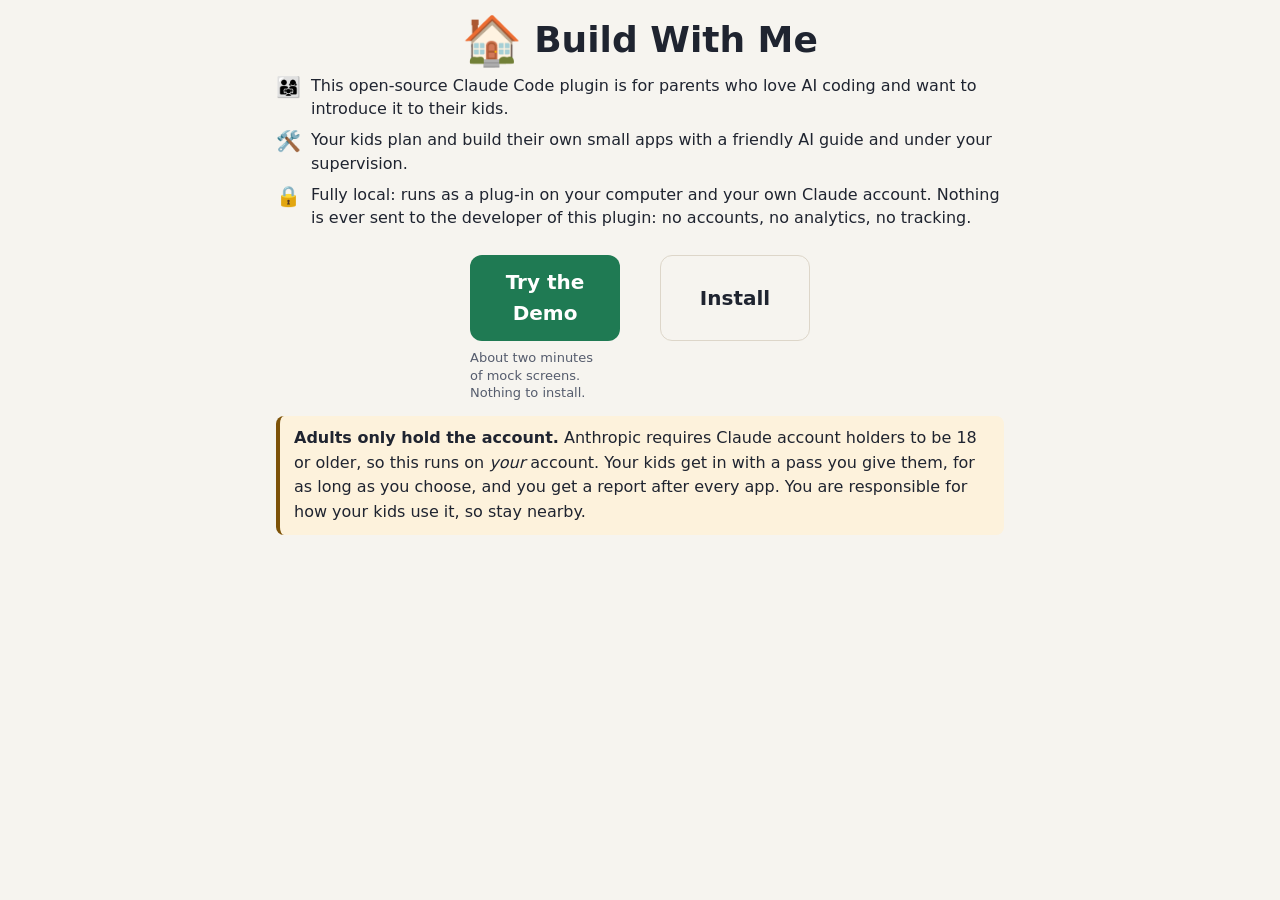
<file: site/index.html>
<!doctype html>
<html lang="en">
<head>
<meta charset="utf-8">
<meta name="viewport" content="width=device-width, initial-scale=1">
<title>Build With Me</title>
<meta name="description" content="An open-source Claude Code plugin for parents: kids build small apps with a friendly AI guide, on your computer and your Claude account, with you supervising.">
<style>
:root{
  --bg:#f6f4ef; --card:#fff; --ink:#1f2430; --muted:#555c6d; --line:#ddd6c9;
  --brand:#1f7a53; --brand-ink:#fff; --brand-soft:#dff3e9; --kid:#2a6fb8; --kid-soft:#e1eefc;
  --warn:#7d5208; --warn-soft:#fdf2dc; --code:#efece4;
  --teen:#8a5cd6; --teen-soft:#eee6fb; --bad:#b34a4a; --bad-soft:#f9e2e2;
}
@media (prefers-color-scheme: dark){
  :root{
    --bg:#15171c; --card:#1f232b; --ink:#eceef3; --muted:#a8aebd; --line:#383e4b;
    --brand:#4cc08d; --brand-ink:#0b1f16; --brand-soft:#1b3329; --kid:#7db6f2; --kid-soft:#1d2c3e;
    --warn:#e8b45a; --warn-soft:#3a3020; --code:#12141a;
    --teen:#b08cf0; --teen-soft:#2c2340; --bad:#e07a7a; --bad-soft:#3a2222;
  }
}
*{box-sizing:border-box}
html{scroll-behavior:smooth}
body{margin:0;background:var(--bg);color:var(--ink);font:16px/1.55 system-ui,-apple-system,"Segoe UI",Roboto,sans-serif}
[hidden]{display:none!important}
h1{font-size:30px;line-height:1.15;margin:8px 0}
h2{font-size:20px;margin:0 0 10px}
h3{font-size:16px;margin:0 0 6px}
p{margin:0 0 10px}
.muted{color:var(--muted)}
a{color:var(--kid)}
button{font:inherit;cursor:pointer}
button:focus-visible,a:focus-visible,input:focus-visible{outline:3px solid var(--kid);outline-offset:2px}
.btn{display:inline-flex;align-items:center;justify-content:center;gap:8px;min-height:48px;padding:10px 20px;border-radius:12px;border:none;background:var(--brand);color:var(--brand-ink);font-weight:700;text-decoration:none}
.btn.ghost{background:transparent;color:var(--ink);border:1px solid var(--line)}
.btn.big{min-height:60px;font-size:20px;padding:12px 32px}
.card{background:var(--card);border:1px solid var(--line);border-radius:16px;padding:16px 18px;margin-bottom:14px}
.pill{display:inline-block;font-size:12px;font-weight:700;padding:2px 10px;border-radius:999px;background:var(--brand-soft);color:var(--brand)}
.pill.kid{background:var(--kid-soft);color:var(--kid)}

/* landing */
#landing{max-width:760px;margin:0 auto;padding:16px 16px 40px}
.hero{padding:0 0 4px}
.hero .titlerow{display:flex;align-items:center;justify-content:center;gap:12px;margin-bottom:10px}
.hero .icon{font-size:48px;line-height:1}
.hero h1{font-size:36px;margin:0}
ul.intro{list-style:none;margin:0;padding:0;text-align:left}
ul.intro li{display:flex;gap:10px;align-items:flex-start;font-size:16px;margin-bottom:8px;line-height:1.45}
ul.intro li span.ic{flex:0 0 24px;text-align:center;font-size:20px;line-height:1.3}
.note{border-left:4px solid var(--brand);background:var(--brand-soft);padding:10px 14px;border-radius:8px;margin:14px 0}
.note.warn{border-color:var(--warn);background:var(--warn-soft)}
.cta{max-width:420px;margin:14px auto}
.cta .row{display:flex;justify-content:space-evenly}
.cta .row .btn{width:150px;padding:12px 8px}
.cta .cap{width:33%;margin:8px 0 0 calc((100% - 300px) / 3);font-size:13px;line-height:1.35;text-align:left}
ul.need{padding-left:20px;margin:0}
ul.need li{margin-bottom:6px}
.codewrap{position:relative}
pre{background:var(--code);border:1px solid var(--line);border-radius:12px;padding:14px;margin:8px 0 8px;overflow-x:auto;font:13px/1.5 ui-monospace,Consolas,monospace;white-space:pre-wrap;word-break:break-word}
.copyrow{display:flex;gap:10px;align-items:center;flex-wrap:wrap}
details{margin-bottom:14px}
summary{cursor:pointer;font-weight:700;min-height:48px;display:flex;align-items:center}

/* demo shell */
#demo{position:fixed;inset:0;z-index:10;display:flex;flex-direction:column;background:var(--bg)}
.demobanner{background:var(--warn-soft);color:var(--warn);text-align:center;font-size:14px;font-weight:700;padding:6px 12px}
.demobar{display:flex;flex-wrap:wrap;gap:8px;align-items:center;padding:8px 12px;border-bottom:1px solid var(--line);background:var(--card)}
.demobar .steps{flex:1 1 100%;display:flex;align-items:center;gap:6px;font-size:14px;color:var(--muted);font-weight:600}
.dots{display:flex;gap:5px}
.dots i{width:10px;height:10px;border-radius:50%;background:var(--line)}
.dots i.on{background:var(--brand)}
.dots i.done{background:var(--muted)}
.demobar .btn{min-height:48px;padding:6px 16px}
.demobar .screenname{flex:1;min-width:0;text-align:center}
.demobar .screenname b{display:block;font-size:30px;line-height:1.15;font-weight:800}
.demobar .screenname span{display:block;font-size:14px;color:var(--muted);margin-top:2px}
@media (max-width:640px){.demobar .screenname{order:1;flex:1 1 100%}.demobar .screenname b{font-size:24px}.demobar .btn{padding:6px 10px;font-size:14px}.demobar{gap:6px}}
#stage{position:relative;flex:1;overflow:hidden}
.screen{position:absolute;inset:0;overflow-y:auto;overflow-x:hidden;padding:18px 16px 40px;opacity:0;visibility:hidden;transform:translateX(48px);transition:opacity .35s ease,transform .35s ease,visibility 0s linear .35s}
.screen.past{transform:translateX(-48px)}
.screen.active{opacity:1;visibility:visible;transform:none;transition:opacity .35s ease,transform .35s ease,visibility 0s}
.inner{max-width:560px;margin:0 auto}
@media (prefers-reduced-motion: reduce){
  html{scroll-behavior:auto}
  .screen,.screen.active{transition:none;transform:none}
  *{animation:none!important}
}

/* parent portal (screen 1), scoped */
#s0{font-size:14px;line-height:1.45}
#s0 .inner{max-width:1400px}
#s0 .card{margin:0;padding:12px 14px;border-radius:14px}
#s0 h1{font-size:22px;margin:0}
#s0 h2{font-size:15px;margin:0 0 10px}
#s0 .banner{background:var(--warn-soft);color:var(--warn);border:1px solid var(--warn);border-radius:12px;padding:8px 14px;margin-bottom:12px;font-size:13px}
#s0 button{min-height:36px;font-size:14px}
@media (pointer:coarse),(max-width:820px){#s0 button{min-height:48px}}
#s0 button.primary{background:var(--brand);color:var(--brand-ink);border:none;padding:8px 16px;border-radius:10px;font-weight:700}
#s0 button.ghost{background:transparent;border:1px solid var(--line);color:var(--ink);padding:5px 12px;border-radius:9px;font-weight:600}
#s0 .pill{font-size:11px;padding:1px 8px}
#s0 .pill.k{background:var(--kid-soft);color:var(--kid)} #s0 .pill.t{background:var(--teen-soft);color:var(--teen)}
#s0 .pill.ok{background:var(--brand-soft);color:var(--brand)} #s0 .pill.warn{background:var(--warn-soft);color:var(--warn)}
#s0 .top{display:flex;align-items:center;gap:12px;flex-wrap:wrap;margin-bottom:12px}
#s0 .top .hi{flex:0 0 auto}
#s0 .top .btns{display:flex;gap:8px;margin-left:auto}
#s0 .status{display:flex;gap:10px;flex:1 1 560px;flex-wrap:wrap}
#s0 .status .card{flex:1 1 150px}
#s0 .stat .muted{font-size:11px}
@media (min-width:821px){#s0 .stat .muted{white-space:nowrap}}
#s0 .stat b{display:block;font-size:12px;color:var(--muted);font-weight:600}
#s0 .meter{margin:4px 0 2px;height:8px}
#s0 .meter i.mid{background:var(--warn)}
#s0 .grid{display:grid;grid-template-columns:1.15fr 1fr .8fr;gap:12px;align-items:start}
@media (max-width:1000px){#s0 .grid{grid-template-columns:1fr 1fr}#s0 .stack.third{grid-column:1/-1}}
@media (max-width:820px){#s0 .grid{grid-template-columns:1fr}}
#s0 .stack{display:grid;gap:12px;align-content:start}
#s0 .kids{display:flex;gap:8px;flex-wrap:wrap;margin-bottom:12px}
#s0 .kidbtn{border:2px solid var(--line);background:var(--card);color:var(--ink);border-radius:12px;padding:6px 12px;text-align:left;min-width:104px;display:flex;align-items:center;gap:8px}
#s0 .kidbtn[aria-pressed="true"]{border-color:var(--brand);background:var(--brand-soft)}
#s0 .kidbtn:disabled{opacity:.55;cursor:default}
#s0 .kidbtn .em{font-size:20px}
#s0 .dur{display:flex;gap:6px;flex-wrap:wrap;align-items:center;margin-bottom:12px}
#s0 .dur button{border:1px solid var(--line);background:var(--card);color:var(--ink);border-radius:999px;padding:4px 12px}
#s0 .dur button[aria-pressed="true"]{background:var(--ink);color:var(--bg);border-color:var(--ink)}
#s0 .dur input{width:64px;min-height:36px;padding:4px 8px;border:1px solid var(--line);border-radius:8px;background:var(--card);color:var(--ink);font:inherit}
@media (pointer:coarse),(max-width:820px){#s0 .dur input{min-height:48px}}
#s0 .label{font-size:11px;text-transform:uppercase;letter-spacing:.05em;color:var(--muted);font-weight:700;margin:0 0 6px}
#s0 .qrbox{display:flex;gap:14px;align-items:center;flex-wrap:wrap;margin-top:12px;padding:12px;border-radius:12px;background:var(--brand-soft)}
#s0 .passrow{display:grid;grid-template-columns:1fr auto;gap:8px;align-items:center;padding:10px 0;border-bottom:1px solid var(--line)}
#s0 .passrow:last-child{border-bottom:none}
#s0 .passrow .time{font-size:18px;font-weight:800;font-variant-numeric:tabular-nums}
#s0 .passrow .acts{display:flex;gap:6px;flex-wrap:wrap;justify-content:flex-end}
@media (max-width:480px){#s0 .passrow{grid-template-columns:1fr}#s0 .passrow .acts{justify-content:flex-start}}
#s0 .alert{display:flex;gap:8px;padding:8px 10px;border-radius:10px;margin-bottom:6px;align-items:flex-start}
#s0 .alert.warn{background:var(--warn-soft)}
#s0 .rep{display:flex;justify-content:space-between;gap:10px;padding:8px 0;border-bottom:1px solid var(--line);align-items:center}
#s0 .rep:last-child{border-bottom:none}
#s0 .foot{display:flex;gap:8px;flex-wrap:wrap;margin-top:10px;align-items:center}
#s0 .toast{position:sticky;bottom:8px;margin:12px auto 0;max-width:340px;background:var(--ink);color:var(--bg);padding:10px 14px;border-radius:10px;text-align:center;font-size:14px}

/* sample parent report (screen 2), scoped */
#s1 .head{display:flex;gap:10px;align-items:center;flex-wrap:wrap}
#s1 .inner{max-width:820px}
#s1 .card{margin-bottom:12px}
#s1 .app{display:grid;grid-template-columns:140px 1fr;gap:16px;align-items:start}
@media (max-width:520px){#s1 .app{grid-template-columns:1fr}}
#s1 .shot{aspect-ratio:4/3;border-radius:12px;background:linear-gradient(135deg,#7b5cff,#3a8ee2);display:grid;place-items:center;color:#fff;font-weight:700;font-size:36px}
#s1 .timeline{list-style:none;padding:0;margin:0}
#s1 .timeline li{display:grid;grid-template-columns:96px 1fr;gap:10px;padding:8px 0;border-bottom:1px dashed var(--line)}
#s1 .timeline li:last-child{border-bottom:none}
#s1 .timeline .when{font-weight:700;color:var(--muted);font-size:13px}
#s1 .legend{font-size:13px;color:var(--muted);display:flex;gap:14px;flex-wrap:wrap}
#s1 .legend span::before{content:"";display:inline-block;width:10px;height:10px;border-radius:50%;margin-right:6px;vertical-align:middle;background:var(--c)}
#s1 .quote{background:var(--bg);border-radius:8px;padding:8px 12px;margin:6px 0}
#s1 .quote b{font-size:12px;color:var(--muted);display:block}
#s1 .okpill{display:inline-block;font-size:11px;font-weight:700;padding:1px 8px;border-radius:999px;background:var(--brand-soft);color:var(--brand)}
#s1 details{margin-top:8px} #s1 summary{cursor:pointer;font-weight:700;min-height:48px;display:flex;align-items:center}
/* one-screen kid pages (screens 3 and 4): sizes follow the stage height */
#stage{container-type:size}
.screen.fit{overflow:hidden;padding:1.5cqh 16px}
.screen.fit .inner{height:100%;display:flex;flex-direction:column;justify-content:center}
/* kid landing page (screen 3), scoped */
#s2 .inner{max-width:760px;text-align:center;position:relative}
#s2 .myapps{position:absolute;right:0;top:0;min-height:44px;padding:4px 14px;border-radius:999px;border:1px solid var(--t-line);background:var(--t-surface);color:var(--t-ink);font-weight:700;font-size:14px}
#s2 .wave{font-size:min(9cqh,64px);line-height:1;margin-top:3cqh}
#s2 .eyebrow{letter-spacing:.14em;font-weight:800;color:var(--t-accent);margin:1.6cqh 0 .6cqh;font-size:max(11px,min(2.6cqh,15px))}
#s2 h1{font-size:min(6.4cqh,9cqw,48px);line-height:1.1;margin:0 0 .8cqh}
#s2 .tag{font-weight:700;font-size:max(12px,min(2.8cqh,18px))}
#s2 .aipill{display:inline-flex;align-self:center;align-items:center;gap:8px;margin:1.8cqh 0 1.2cqh;padding:.9cqh 16px;border-radius:16px;background:var(--t-surface-2);font-weight:800;font-size:max(13px,min(3cqh,17px))}
#s2 .intro{margin:0 0 1.4cqh;font-size:max(12px,min(2.8cqh,17px));line-height:1.35}
#s2 .howto{margin:.6cqh 0 .6cqh;font-size:max(13px,min(3cqh,18px));font-weight:800}
#s2 .choices{display:grid;grid-template-columns:1fr 1fr;gap:12px;margin-top:.6cqh}
#s2 .choice{min-height:max(64px,16cqh);border-radius:22px;border:2px solid var(--t-line);background:var(--t-surface);color:var(--t-ink);font-size:max(16px,min(3.8cqh,24px));font-weight:800;display:flex;flex-direction:column;align-items:center;justify-content:center;gap:2px}
#s2 .choice span{font-size:max(26px,min(7cqh,48px));line-height:1}
#s2 .toast{position:absolute;left:50%;bottom:0;transform:translateX(-50%);width:max-content;max-width:90%;background:var(--t-ink);color:var(--t-bg);padding:8px 14px;border-radius:10px;font-size:14px}
/* guide chat (screens 5 to 10): static mock-ups */
:is(#s4,#s5,#s6,#s7,#s8,#s9) .inner{max-width:1100px;display:flex;flex-direction:column;height:100%}
:is(#s5,#s6,#s7,#s8,#s9){padding:1.5cqh 16px;overflow:hidden}
:is(#s5,#s6,#s7,#s8,#s9) .inner{max-width:1200px}
.topbar{display:flex;align-items:center;gap:10px;margin-bottom:1cqh;flex:0 0 auto}
.topbar .pillbtn{min-height:36px;padding:2px 14px;border-radius:999px;border:2px solid var(--t-line);background:var(--t-surface);color:var(--t-ink);font-weight:700;font-size:14px;white-space:nowrap}
.stepper{list-style:none;margin:0;padding:0;display:flex;align-items:center;justify-content:center;flex:1;min-width:0}
.stepper li{display:flex;align-items:center;gap:6px;font-weight:700;font-size:max(11px,min(2.6cqh,15px));padding:3px 10px 3px 4px;border-radius:999px;color:var(--t-ink);white-space:nowrap}
.stepper li i{font-style:normal;display:inline-grid;place-items:center;width:22px;height:22px;border-radius:50%;border:2px solid var(--t-accent);font-size:12px;color:var(--t-accent)}
.stepper li.done i{background:var(--t-accent);color:#fff}
.stepper li.on{background:var(--t-accent);color:#fff}
.stepper li.on i{background:rgba(255,255,255,.28);border-color:transparent;color:#fff}
.stepper .line{flex:0 1 26px;min-width:6px;height:2px;background:var(--t-accent);opacity:.6}
@media (max-width:640px){.stepper li:not(.on) .lbl{display:none}.stepper li:not(.on){padding:3px}.topbar .pillbtn .lbl{display:none}.topbar .pillbtn{padding:2px 10px}}
.chatlog{flex:1 1 auto;min-height:0;overflow:hidden;display:flex;flex-direction:column;justify-content:flex-end}
.chatlog>*{flex:0 0 auto}
:is(#s4,#s5,#s6,#s7,#s8,#s9) .bubble{font-size:max(13px,min(2.9cqh,17px));line-height:1.35;margin:1cqh 0;animation:none}
:is(#s4,#s5,#s6,#s7,#s8,#s9) .bubble p{margin:0 0 .6cqh}
:is(#s4,#s5,#s6,#s7,#s8,#s9) .bubble p:last-child{margin-bottom:0}
.chatlog .bubble.bot{align-self:flex-start}
.chatlog .bubble.me{align-self:flex-end;margin-left:0}
.chatlog .bubble.big{align-self:stretch;max-width:100%;background:var(--t-surface);border:2px solid var(--t-line);border-radius:24px;padding:1.6cqh 18px}
.chatlog .bubble.big .q{font-size:max(16px,min(4cqh,26px));font-weight:800;line-height:1.2;margin:.8cqh 0 1.2cqh;color:var(--t-ink)}
.fakebtn{display:inline-flex;align-items:center;gap:8px;min-height:max(40px,min(6.5cqh,50px));padding:0 22px;border-radius:999px;font-weight:800;font-size:max(14px,min(3cqh,18px));border:2px solid var(--t-accent);color:var(--t-ink);background:transparent}
.fakebtn.solid{background:var(--t-accent);color:#fff}
.divider{display:flex;align-items:center;gap:12px;color:var(--t-muted);font-weight:700;font-size:max(12px,min(2.6cqh,15px));margin:1cqh 0}
.divider::before,.divider::after{content:"";flex:1;height:2px;background:var(--t-line)}
.composer{flex:0 0 auto;padding-top:1cqh}
.cpills{display:flex;gap:8px;margin-bottom:.8cqh}
.cpill{min-height:36px;padding:2px 14px;border-radius:999px;border:2px solid var(--t-line);background:var(--t-surface);color:var(--t-ink);font-weight:700;font-size:14px}
.crow{display:flex;gap:10px;align-items:center}
.crow input[type=text]{flex:1;min-width:0;margin:0!important;min-height:max(46px,min(7cqh,52px))!important;font-size:max(15px,min(3.4cqh,18px))!important}
.send{min-height:max(46px,min(7cqh,52px));padding:0 22px;border-radius:999px;border:none;background:var(--t-accent);color:#fff;font-weight:800;font-size:17px}
.send:disabled,.crow input:disabled{opacity:.55}
:is(#s5,#s6,#s7,#s8,#s9) .idea{flex:1 1 auto;min-height:0;display:grid;grid-template-columns:1fr 1fr;gap:16px}
:is(#s5,#s6,#s7,#s8,#s9) .chatcol{display:flex;flex-direction:column;min-height:0}
:is(#s5,#s6,#s7,#s8,#s9) .panel{display:flex;flex-direction:column;min-height:0;border:2px solid var(--t-line);border-radius:22px;background:var(--t-surface);overflow:hidden}
:is(#s5,#s6,#s7,#s8,#s9) .panel header{display:flex;align-items:center;gap:10px;padding:1.2cqh 18px;border-bottom:2px solid var(--t-line);font-weight:800;font-size:max(14px,min(3cqh,18px))}
:is(#s5,#s6,#s7,#s8,#s9) .approved{background:var(--t-accent);color:#fff;border-radius:999px;padding:2px 12px;font-size:max(12px,min(2.6cqh,15px))}
:is(#s5,#s6,#s7,#s8,#s9) .panel .body{overflow-y:auto;padding:1.4cqh 18px;font-size:max(12px,min(2.7cqh,15px));line-height:1.45}
:is(#s5,#s6,#s7,#s8,#s9) .panel h2{font-size:max(18px,min(4.6cqh,26px));margin:0 0 1.2cqh}
:is(#s5,#s6,#s7,#s8,#s9) .panel details{border:2px solid var(--t-line);border-radius:16px;padding:1cqh 16px}
:is(#s5,#s6,#s7,#s8,#s9) .panel summary{cursor:pointer;font-weight:800;color:var(--t-accent);min-height:36px;display:flex;align-items:center}
:is(#s5,#s6,#s7,#s8,#s9) .panel h3{font-size:max(15px,min(3.3cqh,20px));margin:1.4cqh 0 .4cqh}
:is(#s5,#s6,#s7,#s8,#s9) .panel p{margin:0 0 .6cqh}
@media (max-width:760px){
  :is(#s5,#s6,#s7,#s8,#s9){overflow-y:auto}
  :is(#s5,#s6,#s7,#s8,#s9) .inner{height:auto}
  :is(#s5,#s6,#s7,#s8,#s9) .idea{grid-template-columns:1fr;display:flex;flex-direction:column}
  :is(#s5,#s6,#s7,#s8,#s9) .chatcol{height:calc(100cqh - 70px)}
  :is(#s5,#s6,#s7,#s8,#s9) .panel{min-height:70cqh}
}
.rightcol{display:flex;flex-direction:column;min-height:0;gap:1cqh}
.rightcol .panel{flex:1 1 auto}
.ptabs{display:flex;gap:10px;flex:0 0 auto}
.ptab{min-height:36px;padding:2px 16px;border-radius:999px;border:2px solid var(--t-line);background:var(--t-surface);color:var(--t-ink);font-weight:700;font-size:max(13px,min(2.8cqh,16px));display:inline-flex;align-items:center}
.ptab.on{background:var(--t-accent);border-color:var(--t-accent);color:#fff}
.cardgrid{display:grid;grid-template-columns:1fr 1fr;gap:12px;margin:1.2cqh 0}
.pcard{background:var(--t-surface-2);border-radius:16px;padding:1.2cqh 14px}
.pcard h3{margin:0 0 .4cqh!important;font-size:max(14px,min(3cqh,17px))!important}
.pcard p{margin:0 0 .4cqh!important}
:is(#s5,#s6,#s7,#s8,#s9) .panel ul{margin:0 0 .6cqh;padding-left:20px}
@media (max-width:760px){.cardgrid{grid-template-columns:1fr}:is(#s5,#s6,#s7,#s8,#s9) .rightcol{min-height:70cqh}}
.chatlink{display:inline-flex;align-items:center;gap:6px;margin:0 0 .8cqh;font-weight:700;color:var(--t-accent);font-size:max(13px,min(2.8cqh,15px))}
#s7 .panel .body{display:flex;flex-direction:column;justify-content:center;align-items:stretch;overflow:hidden;padding:1.4cqh 6%}
#s7 .robotbox{position:relative;align-self:center;width:min(30cqh,60%);aspect-ratio:1.5;display:grid;place-items:center;font-size:max(48px,min(15cqh,110px));margin-bottom:1.5cqh}
#s7 .robotbox .motifs{position:absolute;inset:0;margin:0;display:block;font-size:max(16px,min(4.6cqh,30px))}
#s7 .robotbox .motifs span{position:absolute}
#s7 .robotbox .motifs span:nth-child(1){left:0;top:55%}
#s7 .robotbox .motifs span:nth-child(2){right:2%;top:0}
#s7 .robotbox .motifs span:nth-child(3){right:0;bottom:4%}
#s7 .robotbox .motifs span:nth-child(4){left:12%;top:0}
#s7 .buildhead{margin:0 0 1cqh;font-size:max(15px,min(3.8cqh,22px));font-weight:800}
#s7 .kbar{height:max(12px,min(2.4cqh,18px));margin-bottom:1.6cqh}
#s7 .kbar i{min-width:max(12px,min(2.4cqh,18px))}
#s7 .planhead{font-weight:800;color:var(--t-accent);margin:0 0 .8cqh;font-size:max(13px,min(3cqh,17px))}
#s7 .steplist{margin:0;padding:0}
#s7 .steplist li{background:none;border:none;padding:.3cqh 0;margin:0;gap:12px;font-size:max(13px,min(2.9cqh,16px));font-weight:500;color:var(--t-ink)}
#s7 .steplist .bx{flex:0 0 auto;width:max(16px,min(3cqh,20px));height:max(16px,min(3cqh,20px));border-radius:5px;background:var(--t-surface-2);border:2px solid var(--t-line);display:grid;place-items:center;color:#fff;font-size:12px;font-weight:800;line-height:1}
#s7 .steplist li.run .bx{border-color:var(--t-accent)}
#s7 .steplist li.ok .bx{background:var(--t-accent);border-color:var(--t-accent)}
@media (max-width:760px){#s7 .panel{order:-1;min-height:0}#s7 .robotbox{width:50%}}
.changes{flex:0 0 auto;border:2px solid var(--t-accent);border-radius:20px;background:var(--t-surface);padding:1.2cqh 14px;margin-top:1cqh}
.changes h3{margin:0 0 .6cqh;font-size:max(14px,min(3cqh,17px))}
.changes ol{margin:0 0 1cqh;padding-left:22px;font-size:max(13px,min(2.8cqh,16px));line-height:1.35}
.changes li{padding-right:30px;position:relative;margin-bottom:.4cqh}
.changes li .x{position:absolute;right:2px;top:0;color:var(--t-accent);font-weight:800}
.changes .fakebtn{display:flex;justify-content:center;width:100%;box-sizing:border-box}
#s8 .panel .body{flex:1 1 auto;min-height:0;display:flex;flex-direction:column;overflow:hidden;padding:1.4cqh 3%}
#s8 .panelhead{display:flex;justify-content:space-between;align-items:baseline;gap:10px;flex:0 0 auto;margin-bottom:1cqh}
#s8 .panelhead{flex-wrap:wrap}
#s8 .panelhead h2{margin:0;white-space:nowrap}
#s8 .gamehud span{white-space:nowrap}
#s8 .gamehud{margin:0;font-size:max(14px,min(3cqh,18px))}
#s8 .gamehud span+span{margin-left:14px}
#s8 .game{flex:1 1 auto;height:auto;min-height:200px;max-width:none;width:100%;margin:0}
@media (max-width:760px){#s8 .panel{order:-1;min-height:70cqh}}
#s9 .idea{grid-template-columns:4fr 7fr}
#s9 .formpanel .body{display:flex;flex-direction:column;gap:1.2cqh;padding:1.6cqh 6%;overflow-y:auto}
#s9 .party{font-size:max(26px,min(7cqh,48px));line-height:1}
#s9 .formpanel h2{margin:0;font-size:max(20px,min(5cqh,30px))}
#s9 .lead{margin:0;color:var(--t-muted);font-size:max(12px,min(2.7cqh,16px));line-height:1.35}
#s9 .flabel{font-weight:800;font-size:max(13px,min(2.8cqh,16px));margin-top:.4cqh}
#s9 .nameinput{display:flex;align-items:center;min-height:max(38px,min(7cqh,52px));border:2px solid var(--t-line);border-radius:16px;padding:0 16px;background:var(--t-surface);font-size:max(15px,min(3.4cqh,18px));color:var(--t-ink)}
#s9 .iconmain{display:flex;align-items:center;gap:14px}
#s9 .iconbig{display:grid;place-items:center;width:max(56px,min(14cqh,90px));aspect-ratio:1;border-radius:22px;background:#0d1030;border:3px solid var(--t-accent);box-shadow:0 0 0 4px var(--t-surface-2);font-size:max(30px,min(8cqh,52px))}
#s9 .picks{display:flex;gap:6px;flex-wrap:wrap}
#s9 .ico{display:grid;place-items:center;width:max(34px,min(7cqh,46px));aspect-ratio:1;border-radius:14px;border:2px solid var(--t-line);background:var(--t-surface);font-size:max(20px,min(4.2cqh,28px))}
#s9 .ico.on{border-color:var(--t-accent);box-shadow:0 0 0 3px var(--t-surface-2)}
#s9 .shipbtns{display:flex;gap:10px;flex-wrap:wrap;margin-top:.6cqh}
#s9 .scene{background:linear-gradient(#0b1030,#3b1a6b);border-color:var(--t-line)}
#s9 .scene .body{flex:1 1 auto;min-height:0;display:flex;flex-direction:column;padding:1.6cqh 3%;overflow:hidden;color:#fff}
#s9 .scenehead{display:flex;justify-content:space-between;align-items:center;gap:10px;flex-wrap:wrap;margin-bottom:1cqh}
#s9 .scenehead h2{margin:0;font-size:max(20px,min(5cqh,32px));background:linear-gradient(90deg,#7dd3fc,#f0abfc);-webkit-background-clip:text;background-clip:text;color:transparent;white-space:nowrap}
#s9 .chips{display:flex;gap:8px;flex-wrap:wrap}
#s9 .chips span{border:2px solid rgba(255,255,255,.25);border-radius:12px;padding:3px 12px;font-weight:800;font-size:max(12px,min(2.7cqh,16px));white-space:nowrap}
#s9 .sky{position:relative;flex:1 1 auto;min-height:140px;border-radius:18px;border:3px solid rgba(125,211,252,.5);background:radial-gradient(circle at 70% 30%,rgba(240,171,252,.18),transparent 45%),linear-gradient(#0b1030,#1d2a6b);overflow:hidden}
#s9 .sky span{position:absolute;font-size:max(22px,min(6cqh,40px));line-height:1}
@media (max-width:760px){#s9 .formpanel{min-height:0}#s9 .scene{min-height:48cqh}}
/* my apps (screen 11): static mock-up */
#s10{padding:2cqh 16px;overflow-y:auto}
#s10 .inner{max-width:1000px;margin:0 auto}
#s10 .apphead{display:flex;justify-content:space-between;align-items:center;gap:10px;margin-bottom:2cqh}
#s10 .apphead h2{margin:0;font-size:max(20px,min(5.4cqh,32px))}
#s10 .backpill{min-height:max(34px,min(6cqh,44px));padding:2px 18px;display:inline-flex;align-items:center;border-radius:999px;border:2px solid var(--t-line);background:var(--t-surface);color:var(--t-ink);font-weight:700;font-size:max(13px,min(2.8cqh,16px))}
#s10 .apps{display:grid;grid-template-columns:repeat(3,1fr);gap:1.8cqh 16px}
#s10 .appcard{background:var(--t-surface);border:2px solid var(--t-line);border-radius:22px;padding:1.4cqh 16px;display:flex;flex-direction:column;gap:.8cqh}
#s10 .appcard .ai{font-size:max(26px,min(6.4cqh,44px));line-height:1}
#s10 .appcard h3{margin:0;font-size:max(14px,min(3.2cqh,18px))}
#s10 .appcard .date{color:var(--t-muted);font-size:max(11px,min(2.4cqh,14px));margin-bottom:.6cqh}
#s10 .appcard .fakebtn{display:flex;justify-content:center;min-height:max(34px,min(5.6cqh,44px));font-size:max(13px,min(2.8cqh,16px));padding:0 10px}
#s10 .appcard .fakebtn:not(.solid){border-color:var(--t-line)}
#s10 .cta{display:flex;align-items:center;justify-content:center;gap:14px;flex-wrap:wrap;margin-top:2.4cqh}
#s10 .cta p{margin:0;font-weight:700}
@media (max-width:760px){#s10 .apps{grid-template-columns:repeat(2,1fr)}}
@media (max-width:520px){#s10 .apps{grid-template-columns:1fr}}
/* pick a look (screen 4) */
#s3 h2{font-size:min(4.6cqh,28px);margin:0 0 .6cqh}
#s3 .sub{font-size:max(12px,min(2.8cqh,16px));margin:0 0 1.2cqh}
#s3 .tiles{grid-template-columns:repeat(3,1fr);grid-template-rows:repeat(2,1fr);gap:1.4cqh 12px;margin:.6cqh 0;flex:1 1 auto;min-height:0;max-height:48cqh}
#s3 .tile{min-height:0;font-size:max(13px,min(2.8cqh,16px))}
#s3 .tile .e{font-size:max(22px,min(6cqh,34px))}
#s3 .motifs{font-size:max(20px,min(4.6cqh,34px));margin:.8cqh 0}
#s3 .kbtn{min-height:max(48px,min(7cqh,52px));align-self:center}
/* parent screens */
.kidcard{display:flex;align-items:center;gap:14px}
.kidcard .em{font-size:40px}
.passbox{display:flex;gap:16px;align-items:center;flex-wrap:wrap;background:var(--brand-soft);border-radius:14px;padding:14px}
.qr{width:132px;height:132px;background:#fff;border-radius:10px;padding:8px;position:relative}
.qr svg{display:block;width:100%;height:100%}
.qrtag{position:absolute;left:50%;top:50%;transform:translate(-50%,-50%);background:#fff;color:#1f2430;font-weight:800;font-size:13px;padding:3px 8px;border:2px solid #1f2430;border-radius:6px}
.timer{font-size:30px;font-weight:800;font-variant-numeric:tabular-nums}
.meter{height:10px;background:var(--line);border-radius:999px;overflow:hidden;margin:6px 0 4px}
.meter i{display:block;height:100%;background:var(--brand)}
.facts{display:grid;grid-template-columns:repeat(auto-fit,minmax(140px,1fr));gap:10px;margin-top:12px}
.fact{background:var(--bg);border-radius:10px;padding:10px 12px}
.fact b{display:block;font-size:18px}
.fact span{font-size:13px;color:var(--muted)}
.bar{height:12px;border-radius:999px;background:var(--kid-soft);overflow:hidden;display:flex;margin:8px 0}
.bar i{display:block;height:100%}
.flag{border-left:4px solid var(--warn);background:var(--warn-soft);padding:10px 14px;border-radius:8px}

/* kid screens */
.kid{background:var(--t-bg);color:var(--t-ink)}
.kid .muted{color:var(--t-muted)}
.kid h2{font-size:22px}
.kbtn{display:inline-flex;align-items:center;justify-content:center;min-height:52px;padding:10px 22px;border-radius:14px;border:none;background:var(--t-accent);color:#fff;font-weight:800;font-size:17px}
.tiles{display:grid;grid-template-columns:repeat(2,1fr);gap:12px;margin:16px 0}
.tile{min-height:96px;border-radius:16px;border:3px solid var(--tc-line);background:var(--tc-surface);color:var(--tc-ink);display:flex;flex-direction:column;align-items:center;justify-content:center;gap:4px;font-weight:700;transition:transform .15s}
.tile .e{font-size:34px}
.tile[aria-pressed="true"]{border-color:var(--tc-accent);box-shadow:0 0 0 3px var(--tc-accent);transform:scale(1.03)}
.chip{display:inline-block;margin-right:3px;font-size:22px}
.stages{display:flex;gap:4px;margin-bottom:14px}
.stages div{flex:1;text-align:center;font-size:12px;font-weight:700;color:var(--t-muted);border-top:6px solid var(--t-line);padding-top:4px;line-height:1.2}
.stages div.on{border-color:var(--t-accent);color:var(--t-ink)}
.stages div.done{border-color:var(--t-muted)}
.bubble{max-width:88%;padding:10px 14px;border-radius:16px;margin:8px 0;animation:pop .3s ease}
.bubble.bot{background:var(--t-surface);border:1px solid var(--t-line);border-bottom-left-radius:4px}
.bubble.me{background:var(--t-accent);color:#fff;margin-left:auto;border-bottom-right-radius:4px;font-weight:600}
.typing{color:var(--t-muted);font-style:italic}
.typing b{display:inline-block;animation:blink 1s infinite}
.typing b:nth-child(2){animation-delay:.2s}.typing b:nth-child(3){animation-delay:.4s}
.choices{display:grid;gap:10px;margin:10px 0;animation:pop .3s ease}
.choice{min-height:56px;text-align:left;padding:10px 16px;border-radius:14px;border:2px solid var(--t-line);background:var(--t-surface);color:var(--t-ink);font-weight:700;font-size:16px;display:flex;align-items:center;gap:12px}
.choice .e{font-size:28px}
.choice:hover{border-color:var(--t-accent)}
.plan{background:var(--t-surface);border:2px solid var(--t-accent);border-radius:16px;padding:14px 16px;margin:10px 0;animation:pop .3s ease}
.plan ul{margin:6px 0 12px;padding-left:20px}
@keyframes pop{from{opacity:0;transform:translateY(8px)}to{opacity:1;transform:none}}
@keyframes blink{0%,100%{opacity:.25}50%{opacity:1}}
@keyframes float{0%,100%{transform:translateY(0) rotate(-6deg)}50%{transform:translateY(-14px) rotate(6deg)}}
.motifs{display:flex;justify-content:center;gap:16px;font-size:34px;margin:14px 0}
.motifs span{animation:float 2.4s ease-in-out infinite}
.motifs span:nth-child(2){animation-delay:.3s}.motifs span:nth-child(3){animation-delay:.6s}.motifs span:nth-child(4){animation-delay:.9s}
.steplist{list-style:none;padding:0;margin:14px 0}
.steplist li{display:flex;gap:10px;align-items:center;padding:8px 12px;border-radius:12px;margin-bottom:6px;background:var(--t-surface);border:1px solid var(--t-line);color:var(--t-muted);font-weight:600}
.steplist li.run{color:var(--t-ink);border-color:var(--t-accent)}
.steplist li.ok{color:var(--t-ink)}
.kbar{height:16px;border-radius:999px;background:var(--t-surface-2);overflow:hidden;border:1px solid var(--t-line)}
.kbar i{display:block;height:100%;width:0;background:var(--t-accent);transition:width .4s linear}

/* game */
.gamehud{display:flex;justify-content:space-between;font-weight:800;font-size:18px;margin:0 0 8px}
.game{position:relative;height:300px;max-width:360px;margin:0 auto 14px;border-radius:18px;border:4px solid var(--t-accent);background:linear-gradient(#0b1030,#1d2a6b);overflow:hidden;touch-action:manipulation;user-select:none}
.game .star{position:absolute;width:52px;height:52px;border:none;background:none;font-size:34px;line-height:1;padding:0;cursor:pointer}
.game .over{position:absolute;inset:0;background:rgba(8,10,40,.88);color:#fff;display:flex;flex-direction:column;align-items:center;justify-content:center;gap:10px;text-align:center;padding:16px}
.game .over p{margin:0;font-size:20px;font-weight:800}
.game .over .kbtn{background:#fff;color:#1e1b4b}
.row2{display:flex;gap:10px;flex-wrap:wrap;justify-content:center}
.shelf{display:grid;grid-template-columns:repeat(2,1fr);gap:12px;margin:14px 0}
.appicon{background:var(--t-surface);border:2px solid var(--t-line);border-radius:18px;padding:14px;text-align:center;font-weight:700;animation:pop .4s ease}
.appicon .e{font-size:44px;display:block}
.appicon.new{border-color:var(--t-accent)}
.kid input[type=text]{width:100%;min-height:52px;border-radius:12px;border:2px solid var(--t-line);background:var(--t-surface);color:var(--t-ink);font:inherit;font-size:18px;font-weight:700;padding:8px 14px;margin:6px 0 12px}
.iconrow{display:flex;gap:10px;flex-wrap:wrap;margin-bottom:16px}
.iconrow button{width:56px;height:56px;border-radius:14px;border:3px solid var(--t-line);background:var(--t-surface);font-size:28px}
.iconrow button[aria-pressed="true"]{border-color:var(--t-accent);box-shadow:0 0 0 3px var(--t-accent)}
</style>
</head>
<body>

<main id="landing">
  <div class="hero">
    <div class="titlerow"><span class="icon" aria-hidden="true">🏠</span><h1>Build With Me</h1></div>
    <ul class="intro">
      <li><span class="ic" aria-hidden="true">👨‍👩‍👧</span><span>This open-source Claude Code plugin is for parents who love AI coding and want to introduce it to their kids.</span></li>
      <li><span class="ic" aria-hidden="true">🛠️</span><span>Your kids plan and build their own small apps with a friendly AI guide and under your supervision.</span></li>
      <li><span class="ic" aria-hidden="true">🔒</span><span>Fully local: runs as a plug-in on your computer and your own Claude account. Nothing is ever sent to the developer of this plugin: no accounts, no analytics, no tracking.</span></li>
    </ul>
  </div>

  <div class="cta"><div class="row"><button class="btn big" id="tryDemo">Try the Demo</button><button class="btn big ghost" id="installBtn">Install</button></div><p class="muted cap">About two minutes of mock screens. Nothing to install.</p></div>

  <div class="note warn"><b>Adults only hold the account.</b> Anthropic requires Claude account holders to be 18 or older, so this runs on <i>your</i> account. Your kids get in with a pass you give them, for as long as you choose, and you get a report after every app. You are responsible for how your kids use it, so stay nearby.</div>

  <div id="installArea" hidden>
  <div class="card" id="needCard">
    <h2>What you need</h2>
    <ul class="need">
      <li>Kids who want to try AI coding.</li>
      <li>A Windows or Mac computer. Built and tested on Windows 11.</li>
      <li>A paid Claude plan that includes Claude Code (such as Pro or Max), in your own name.</li>
    </ul>
  </div>

  <section id="install" class="card">
    <h2>Is it Safe to install?</h2>
    <p><b>Don't trust unknown sources, always verify.</b> Nothing runs until you type the start command, so you can have your own Claude read the code first. Open Claude Code in an empty folder and paste this.</p>
    <pre id="promptText">Clone https://github.com/paveliko123/build-with-me.git into a new folder. Read the
code only: don't run any of it, don't run npm install, don't start it.

I want a quick "is it safe to install?" check as a Claude Code plugin, not a full audit.
Only tell me about serious problems, like:
- it sends my data anywhere other than Anthropic through my own Claude Code
  (the developer's servers, analytics, tracking, hidden network calls)
- it reads or copies my files, passwords, tokens, API keys, or my Claude settings or memory
- hidden instructions meant to trick my Claude (prompt injection) in its commands,
  skills or other files
- something that runs by itself without me asking, or that is hidden or obfuscated

Things it does on purpose (in its README), which are fine if they match: a home certificate
so tablets can use the microphone, home-network ports 4747 and 4748, a desktop shortcut, a
"Build With Me" data folder in my home folder, and running my own `claude` command for the
kids' sessions. app/dist is the built version of server/ and web/.

Skip ordinary bugs and hardening ideas. Answer in plain words with a verdict
(safe to install / some concerns / don't install) and at most a few lines on why.</pre>
    <div class="copyrow"><button class="btn ghost" data-copy="promptText">Copy the prompt</button><span class="muted" role="status" aria-live="polite"></span></div>
  </section>

  <div class="card">
    <h2>Install</h2>
    <p>After you verified that it is safe to install, in Claude Code, run these three commands one at a time:</p>
    <pre id="installText">/plugin marketplace add https://github.com/paveliko123/build-with-me.git
/plugin install build-with-me@build-with-me-home
/build-with-me:start</pre>
    <div class="copyrow"><button class="btn ghost" data-copy="installText">Copy the commands</button><span class="muted" role="status" aria-live="polite"></span></div>
    <p style="margin-top:12px">Source, details and privacy notes: <a href="https://github.com/paveliko123/build-with-me">github.com/paveliko123/build-with-me</a></p>
  </div>

  <div class="card" id="feedback">
    <h2>Let me know what you think</h2>
    <ul class="need">
      <li>Have you tried it?</li>
      <li>Did you enjoy it?</li>
      <li>Do you have any comments?</li>
    </ul>
    <p style="margin-top:12px">Let me know on GitHub: <a href="https://github.com/paveliko123/build-with-me/issues/new">open an issue</a> (it's free, but you need a GitHub account).</p>
  </div>
  </div>
</main>

<div id="demo" hidden role="dialog" aria-label="Demo of Build With Me">
  <div class="demobanner">Demo: mock screens, not connected to anything.</div>
  <div class="demobar">
    <div class="steps"><span id="stepLabel">Step 1 of 11</span><span class="dots" id="dots" aria-hidden="true"></span></div>
    <button class="btn ghost" id="restartBtn">Restart</button>
    <button class="btn ghost" id="backBtn">Back</button>
    <button class="btn" id="nextBtn">Next</button>
    <div class="screenname"><b id="screenName"></b><span id="screenDesc"></span></div>
    <button class="btn ghost" id="exitBtn">Exit demo</button>
  </div>
  <div id="stage">

    <!-- 1 Parent portal -->
    <section class="screen" id="s0" aria-label="Parent Portal">
      <div class="inner">
  <div class="banner"><b>Keep this window open while your kids use Build With Me.</b> Closing it stops the app about a minute later, on tablets too.</div>
  <div class="top">
    <div class="hi"><h1>Hi! 👋</h1><span class="muted">Parent area · Thu, Oct 22</span></div>
    <div class="status">
      <div class="card stat"><b>Claude Code</b><span class="pill ok">✓ Signed in · subscription</span></div>
      <div class="card stat"><b>5-hour limit</b><div class="meter"><i style="width:4%"></i></div><span class="muted">4% used · resets Oct 22, 10:10pm</span></div>
      <div class="card stat"><b>Weekly limit</b><div class="meter"><i class="mid" style="width:83%"></i></div><span class="muted">83% used · resets Oct 25, 10pm</span></div>
    </div>
    <div class="btns"><button class="ghost" data-inert>⚙️ Settings</button><button class="ghost" data-inert>🔒 Lock</button></div>
  </div>

  <div class="grid">
    <div class="stack">
      <div class="card">
        <h2>🎟️ Give a pass</h2>
        <p class="label">Who?</p>
        <div class="kids">
          <button class="kidbtn" aria-pressed="true"><span class="em">🚀</span><b>Sam</b> <span class="pill k">Kid</span></button>
          <button class="kidbtn" disabled aria-label="Leo, teen, already has a pass"><span class="em">🦄</span><b>Leo</b> <span class="pill t">Teen</span></button>
          <button class="kidbtn" style="border-style:dashed" data-inert><span class="em">＋</span><span class="muted">Add a kid</span></button>
        </div>
        <p class="label">For how long?</p>
        <div class="dur" id="dur">
          <button aria-pressed="false" data-min="30">30 min</button>
          <button aria-pressed="true" data-min="60">1 hour</button>
          <button aria-pressed="false" data-min="120">2 hours</button>
          <button aria-pressed="false" data-min="208">Rest of today</button>
          <span class="muted">or</span> <input type="number" id="customMin" min="1" max="600" placeholder="45" aria-label="custom minutes"> <span class="muted">min</span>
        </div>
        <button class="primary" id="givePass">Create pass</button>
        <div class="qrbox" id="passArea" hidden>
          <div class="qr" id="qrBox"><span class="qrtag">Demo</span></div>
          <div>
            <b id="passTitle">Sam's pass · 1 hour</b><br>
            <span class="muted">Scan with the tablet, or</span> <a href="#" id="openLaptop">open on this laptop</a><br>
            <span class="muted" style="font-size:12px" id="passNote">One use only: the first device that opens it gets the pass. Works on home Wi-Fi until 5:32 pm.</span>
          </div>
        </div>
      </div>

      <div class="card">
        <h2>⏱️ Active passes</h2>
        <div id="passRows">
          <div class="passrow" id="rowLeo">
            <div><b>Leo</b> <span class="pill t">Teen</span> <span class="muted">· Leo's laptop · in Build</span><div class="time" id="tLeo">1:12:40 left</div></div>
            <div class="acts"><button class="ghost" data-add="leo:1800">+30 min</button><button class="ghost" data-add="leo:3600">+1 hr</button><button class="ghost" data-inert>End now</button></div>
          </div>
          <div class="passrow" id="rowSam" hidden>
            <div><b>Sam</b> <span class="pill k">Kid</span> <span class="muted">· Sam's tablet · waiting to start</span><div class="time" id="tSam">1:00:00 left</div></div>
            <div class="acts"><button class="ghost" data-add="sam:1800">+30 min</button><button class="ghost" data-add="sam:3600">+1 hr</button><button class="ghost" id="endSam">End now</button></div>
          </div>
        </div>
      </div>
    </div>

    <div class="stack">
      <div class="card">
        <h2>🔔 Needs your attention</h2>
        <div class="alert warn">⚠️ <span><b>1 flag, handled</b>: Leo asked for a violent effect; the guide redirected it. <a href="#" id="seeReport">See report</a></span></div>
      </div>

      <div class="card">
        <h2>📄 Latest reports</h2>
        <div class="rep"><div><b>Pixel Pet</b> · Leo<br><span class="muted">Thu, Oct 22 · ≈18% of your 5-hour limit</span></div><span class="pill warn">1 flag</span></div>
        <div class="rep"><div><b>Moon Diary</b> · Sam<br><span class="muted">Tue, Oct 20 · ≈11% of your 5-hour limit</span></div><span class="pill ok">No flags</span></div>
        <div class="rep"><div><b>Homework Timer</b> · Leo<br><span class="muted">Mon, Oct 19 · ≈22% of your 5-hour limit</span></div><span class="pill ok">No flags</span></div>
        <div class="foot"><a href="#">All reports →</a> <span class="muted">· also in your Build With Me\Reports folder</span></div>
      </div>
    </div>

    <div class="stack third">
      <div class="card">
        <h2>🧒 Kids &amp; their apps</h2>
        <div class="rep"><div>🚀 <b>Sam</b> <span class="pill k">Kid</span><br><span class="muted">1 app</span></div><button class="ghost" data-inert>Manage</button></div>
        <div class="rep"><div>🦄 <b>Leo</b> <span class="pill t">Teen</span><br><span class="muted">3 apps</span></div><button class="ghost" data-inert>Manage</button></div>
        <div class="foot"><button class="ghost" data-inert>＋ Add a kid</button></div>
        <div class="foot"><button class="ghost" data-inert>📱 Set up a tablet or laptop for talking</button></div>
      </div>
    </div>
  </div>
  <div class="toast" id="toast0" role="status" hidden>That's not part of this demo.</div>
      </div>
    </section>

    <!-- 2 Parent report (sample, opened from See report) -->
    <section class="screen" id="s1" aria-label="Parent report sample">
      <div class="inner">
        <button class="btn ghost" id="repBack">← Back to the Parent Portal</button>
        <div class="card" style="margin-top:12px">
          <span class="muted">Parent report · Thu, Oct 22</span>
          <h1 style="font-size:24px;margin:2px 0 8px">Leo built "Pixel Pet" 🐾</h1>
          <div class="head"><span class="pill" style="background:var(--teen-soft);color:var(--teen)">Teen</span> <span class="pill" style="background:var(--warn-soft);color:var(--warn)">1 flag · handled by the guide</span></div>
          <div class="facts">
            <div class="fact"><b>55 min</b><span>time spent (pass: 2 hr)</span></div>
            <div class="fact"><b>3</b><span>rounds of changes</span></div>
            <div class="fact"><b>Leo's laptop</b><span>device</span></div>
            <div class="fact"><b>Typing</b><span>how Leo answered</span></div>
          </div>
        </div>

        <div class="card">
          <h3>In one paragraph</h3>
          <p style="margin:0">Leo wanted "a pet that lives on my screen and gets bored." The guide steered him toward one small game: feed it, play with it, keep it happy. He chose the look himself, a pixel-art style in a dark space theme. After testing he asked for three changes: a faster game clock, a sound when the pet eats, and a "you kept it happy" screen. One request about the pet "exploding" was redirected to a silly "poof into confetti" effect. Overall: creative, engaged, and he tested his own app carefully.</p>
        </div>

        <div class="card">
          <h3>The app</h3>
          <div class="app">
            <div class="shot">🐾✨</div>
            <div>
              <b>Pixel Pet</b>
              <p class="muted" style="margin:4px 0 8px">Keep a pixel pet happy by feeding it and playing before its mood bar runs out. Three levels, a win screen, a mute button.</p>
              <p style="margin:0"><a href="#" data-inert2>Open the app ↗</a> &nbsp;·&nbsp; <span class="muted">works on this computer and on home Wi-Fi while Build With Me is running</span></p>
            </div>
          </div>
        </div>

        <div class="card">
          <h3>Safety</h3>
          <div class="flag">
            <b>⚠ Violent wording, redirected</b> <span class="muted">· 4:41 pm · Build step</span>
            <p style="margin:6px 0 0">Leo said: <q>make the pet explode with blood when its mood hits zero</q>. The guide said it couldn't add that and suggested the pet "poofs into confetti" instead. Leo agreed and liked it.</p>
          </div>
          <ul style="margin:10px 0 0;padding-left:18px">
            <li><span class="okpill">OK</span> No personal details shared (name, school, address).</li>
            <li><span class="okpill">OK</span> Nothing unsuitable in what the guide said or built.</li>
            <li><span class="okpill">OK</span> Stayed on the project the whole time.</li>
          </ul>
          <p class="muted" style="margin:10px 0 0;font-size:13px">Worth a chat? Probably not. This is typical game thinking, and he took the alternative happily.</p>
        </div>

        <div class="card">
          <h3>Whose ideas?</h3>
          <div class="bar" aria-hidden="true"><i style="width:70%;background:var(--kid)"></i><i style="width:30%;background:var(--brand)"></i></div>
          <div class="legend"><span style="--c:var(--kid)">Leo's ideas: 70%</span><span style="--c:var(--brand)">Guide's suggestions: 30%</span></div>
          <p class="muted" style="margin:8px 0 0">Leo came up with the pet, the mood bar and all three changes. The guide suggested keeping it to one small game and the "confetti" effect.</p>
        </div>

        <div class="card">
          <h3>How it went</h3>
          <ul class="timeline">
            <li><span class="when">4:10 Start</span><span>Picked the <b>Space</b> look and chose typing.</span></li>
            <li><span class="when">4:14 Idea</span><span>"A pet that lives on my screen." The guide shrank it to one simple game.</span></li>
            <li><span class="when">4:22 Design</span><span>Picked look B (pixel art) out of two mock-ups.</span></li>
            <li><span class="when">4:28 Build</span><span>First version ready after about 4 minutes.</span></li>
            <li><span class="when">4:33 Changes</span><span>Faster clock · eating sound · "you kept it happy" screen (and the redirected request).</span></li>
            <li><span class="when">5:05 Ship</span><span>Named it "Pixel Pet" and added it to My apps.</span></li>
          </ul>
        </div>

        <div class="card">
          <h3>Talk about it together</h3>
          <ul style="margin:0;padding-left:18px">
            <li>Ask Leo to show you how the levels get harder. He asked for that himself.</li>
            <li>"What would you add next?" He mentioned a second pet.</li>
          </ul>
          <details>
            <summary>Full conversation (42 turns)</summary>
            <div class="quote"><b>Guide</b>Hi! I'm your space helper. I'm an AI, not a person. What do you love?</div>
            <div class="quote"><b>Leo</b>a pet on my screen that gets bored</div>
            <div class="quote"><b>Guide</b>A pet that gets bored? Fun! What could you do to cheer it up?</div>
            <p class="muted">…the full transcript continues here…</p>
          </details>
        </div>
        <p class="muted" style="font-size:13px">Sample report. Leo and Pixel Pet are made up.</p>
      </div>
    </section>

    <!-- 3 Kid: landing page -->
    <section class="screen kid fit" id="s2" aria-label="Kid landing page">
      <div class="inner">
        <button class="myapps" id="myAppsBtn">📚 My apps</button>
        <div class="wave" aria-hidden="true">👋</div>
        <div class="eyebrow">BUILD WITH ME</div>
        <h1>Hi Sam! Let's make an app together!</h1>
        <div class="tag muted">Design first, build together.</div>
        <div class="aipill">🤖 Your helper is an AI, not a person.</div>
        <p class="muted intro">We plan your app together first, then build it. Projects are kept small: a few short sessions.</p>
        <div class="howto">How do you want to answer?</div>
        <div class="choices">
          <button class="choice" id="chooseTalk"><span aria-hidden="true">🎤</span>Talk</button>
          <button class="choice" id="chooseType"><span aria-hidden="true">⌨️</span>Type</button>
        </div>
        <div class="toast" id="toast2" role="status" hidden>That's not part of this demo.</div>
      </div>
    </section>

    <!-- 4 Kid: pick a look -->
    <section class="screen kid fit" id="s3" aria-label="Pick a look">
      <div class="inner">
        <h2>Hi Sam! Pick a look 🎨</h2>
        <p class="muted sub">Tap one. You can see the colors change.</p>
        <div class="tiles" id="tiles"></div>
        <div class="motifs" id="motifs1" aria-hidden="true"></div>
        <button class="kbtn" id="lookNext">Looks great, let's go</button>
      </div>
    </section>

    <!-- 5 Kid: guide chat, Start (static) -->
    <section class="screen kid fit" id="s4" aria-label="Guide chat, Start step">
      <div class="inner">
        <div class="topbar"><span class="pillbtn">＋<span class="lbl"> New app</span></span><ol class="stepper"><li class="on"><i>1</i><span class="lbl">👋 Start</span></li><span class="line"></span><li class=""><i>2</i><span class="lbl">💡 Idea</span></li><span class="line"></span><li class=""><i>3</i><span class="lbl">🎨 Design</span></li><span class="line"></span><li class=""><i>4</i><span class="lbl">🛠️ Tech plan</span></li><span class="line"></span><li class=""><i>5</i><span class="lbl">🏗️ Build</span></li><span class="line"></span><li class=""><i>6</i><span class="lbl">🎉 Ship</span></li></ol><span class="pillbtn">📚<span class="lbl"> My apps</span></span></div>
        <div class="chatlog" role="log">
          <div class="bubble bot"><p>Hi there! 🚀 I'm an AI helper, not a person. I'm here to help you make your very own app. First, I want to know about you!</p><p>What do you love doing most for fun?</p></div>
          <div class="bubble me">playing space games</div>
          <div class="bubble bot">Space games, cool! 🪐 What's your favorite part of a space game?</div>
          <div class="bubble me">collecting the shiny stars</div>
          <div class="bubble bot big"><p>Shiny stars, nice! ✨ That sounds so fun.</p><p class="q">What would you love your app to be about?</p><span class="fakebtn solid">💡 Show me ideas</span></div>
        </div>
        <div class="composer">
          <div class="cpills"><span class="cpill">🎤 Talk instead</span><span class="cpill">🔇 Voice off</span></div>
          <div class="crow"><input type="text" placeholder="Type your answer" aria-label="Your answer" disabled><button class="send" disabled>Send</button></div>
        </div>
      </div>
    </section>

    <!-- 6 Kid: guide chat, Idea (static) -->
    <section class="screen kid" id="s5" aria-label="Guide chat, Idea step">
      <div class="inner">
        <div class="topbar"><span class="pillbtn">＋<span class="lbl"> New app</span></span><ol class="stepper"><li class="done"><i>✓</i><span class="lbl">👋 Start</span></li><span class="line"></span><li class="on"><i>2</i><span class="lbl">💡 Idea</span></li><span class="line"></span><li class=""><i>3</i><span class="lbl">🎨 Design</span></li><span class="line"></span><li class=""><i>4</i><span class="lbl">🛠️ Tech plan</span></li><span class="line"></span><li class=""><i>5</i><span class="lbl">🏗️ Build</span></li><span class="line"></span><li class=""><i>6</i><span class="lbl">🎉 Ship</span></li></ol><span class="pillbtn">📚<span class="lbl"> My apps</span></span></div>
        <div class="idea">
          <div class="chatcol">
            <div class="chatlog" role="log">
              <div class="bubble bot">What do players do in your game?</div>
              <div class="bubble me">Catch falling stars</div>
              <div class="divider">Step 2 · 💡 Idea</div>
              <div class="bubble bot big"><p>Nice, we're at the Idea stage. Your starting idea is a game where stars fall from the sky and you catch them to score points. That's a solid base. Now I want to hear it all in your words, so don't worry about organizing it.</p><p class="q">Tell me everything about this game in your head: what does it look like, what's exciting about it, and who would play it?</p><span class="fakebtn">💡 Need inspiration?</span></div>
            </div>
            <div class="composer">
          <div class="cpills"><span class="cpill">🎤 Talk instead</span><span class="cpill">🔇 Voice off</span></div>
          <div class="crow"><input type="text" placeholder="Type your answer" aria-label="Your answer" disabled><button class="send" disabled>Send</button></div>
        </div>
          </div>
          <aside class="panel" aria-label="About you">
            <header>📋 About you <span class="approved">✓ Approved</span></header>
            <div class="body">
              <h3>Age group and experience</h3>
              <p>A kid, new to building apps with AI.</p>
              <h3>Look</h3>
              <p>The space theme (rockets, planets, stars).</p>
              <h3>What they like</h3>
              <p>Playing space games, especially collecting the shiny stars.</p>
              <h3>Starting idea</h3>
              <p>A game where stars fall from the sky and you catch them to score points.</p>
              <h3>Notes for later steps</h3>
              <ul><li>Still to decide: how the stars look and how fast they fall.</li></ul>
            </div>
          </aside>
        </div>
      </div>
    </section>

    <!-- 7 Kid: guide chat, Design (static) -->
    <section class="screen kid" id="s6" aria-label="Guide chat, Design step">
      <div class="inner">
        <div class="topbar"><span class="pillbtn">＋<span class="lbl"> New app</span></span><ol class="stepper"><li class="done"><i>✓</i><span class="lbl">👋 Start</span></li><span class="line"></span><li class="done"><i>✓</i><span class="lbl">💡 Idea</span></li><span class="line"></span><li class="on"><i>3</i><span class="lbl">🎨 Design</span></li><span class="line"></span><li class=""><i>4</i><span class="lbl">🛠️ Tech plan</span></li><span class="line"></span><li class=""><i>5</i><span class="lbl">🏗️ Build</span></li><span class="line"></span><li class=""><i>6</i><span class="lbl">🎉 Ship</span></li></ol><span class="pillbtn">📚<span class="lbl"> My apps</span></span></div>
        <div class="idea">
          <div class="chatcol">
            <div class="chatlog" role="log">
              <div class="bubble bot">Here's your Idea plan on the right. Does it look right to you?</div>
              <div class="bubble me">Looks good!</div>
              <div class="divider">Step 3 · 🎨 Design</div>
              <div class="bubble bot big"><p>Welcome to Design! This is where we turn your Idea plan into the full picture of how the game works, step by step, so we know exactly what to build. Your plan is a star-catching game: stars fall from the top of the screen and you tap them to score. Let's walk through it like a story.</p><p class="q">You open the game. What's the first thing you see, and what do you want to be able to do right away?</p><span class="fakebtn">💡 Need inspiration?</span></div>
            </div>
            <div class="composer">
              <div class="cpills"><span class="cpill">🎤 Talk instead</span><span class="cpill">🔇 Voice off</span></div>
              <div class="crow"><input type="text" placeholder="Type your answer" aria-label="Your answer" disabled><button class="send" disabled>Send</button></div>
            </div>
          </div>
          <div class="rightcol">
            <div class="ptabs"><span class="ptab">📄 About you ✓</span><span class="ptab on">📄 Idea ✓</span></div>
            <aside class="panel" aria-label="Idea plan">
              <header>📋 Idea plan <span class="approved">✓ Approved</span></header>
              <div class="body">
                <h2>🎯 Star Catcher</h2>
                <p>A game where stars fall from the sky and you tap them to catch them and score points.</p>
                <div class="cardgrid">
                  <div class="pcard"><h3>✨ What makes it special</h3><p>Glowing stars fall through a space scene. Every catch makes a happy sparkle, and the score climbs as you play.</p></div>
                  <div class="pcard"><h3>⭐ How it works</h3><p>Stars fall from the top of the screen. The player taps a star to catch it and score a point. A round lasts 20 seconds, then they can play again.</p></div>
                  <div class="pcard"><h3>🎨 Look and feel</h3><p>A bright space scene with stars, planets and a moon. Fun and easy-going, with big stars that are easy to tap.</p></div>
                  <div class="pcard"><h3>✅ How we'll know it works</h3><p>The player opens the page and sees stars falling.</p><p>Tapping a star catches it and the score goes up.</p><p>When the 20 seconds are over, the score shows and Play again appears.</p></div>
                </div>
                <div class="pcard" style="max-width:60%"><h3>⏸️ Later</h3><p>Faster rounds</p><p>Other star shapes</p></div>
                <details open style="margin-top:1.4cqh">
                  <summary>Show the whole plan</summary>
                  <h2 style="margin-top:1cqh">Star Catcher</h2>
                  <p>A game where stars fall from the sky and you tap them to catch them and score points.</p>
                  <h3>What makes it special</h3>
                  <p>Glowing stars fall through a space scene. Every catch makes a happy sparkle, and the score climbs as you play.</p>
                  <h3>Who it's for</h3>
                  <p>Not discussed yet.</p>
                  <h3>How it works</h3>
                  <p>Stars fall from the top of the screen. The player taps a star to catch it and score a point, and keeps going until the 20 seconds are up.</p>
                  <h3>Look and feel</h3>
                  <p>A bright space scene with stars, planets and a moon. Fun and easy-going, with big stars that are easy to tap.</p>
                  <h3>Why this matters to the player</h3>
                  <p>Not discussed yet.</p>
                  <h3>How we'll know it works</h3>
                  <ul><li>The player opens the page and sees stars falling.</li><li>Tapping a star catches it and the score goes up.</li><li>When the 20 seconds are over, the score shows and Play again appears.</li></ul>
                  <h3>What's in for now</h3>
                  <ul><li>One space scene with falling stars</li><li>Tap to catch and a score</li><li>20-second rounds with Play again</li></ul>
                  <h3>Later</h3>
                  <ul><li>Faster rounds</li><li>Other star shapes</li></ul>
                </details>
              </div>
            </aside>
          </div>
        </div>
      </div>
    </section>

    <!-- 8 Kid: building the app -->
    <section class="screen kid" id="s7" aria-label="Building the app">
      <div class="inner">
        <div class="topbar"><span class="pillbtn"><span class="lbl">＋ New app</span></span><ol class="stepper"><li class="done"><i>✓</i><span class="lbl">👋 Start</span></li><span class="line"></span><li class="done"><i>✓</i><span class="lbl">💡 Idea</span></li><span class="line"></span><li class="done"><i>✓</i><span class="lbl">🎨 Design</span></li><span class="line"></span><li class="done"><i>✓</i><span class="lbl">🛠️ Tech plan</span></li><span class="line"></span><li class="on"><i>5</i><span class="lbl">🏗️ Build</span></li><span class="line"></span><li class=""><i>6</i><span class="lbl">🎉 Ship</span></li></ol><span class="pillbtn"><span class="lbl">📚 My apps</span></span></div>
        <div class="idea">
          <div class="chatcol">
            <div class="chatlog" role="log">
              <div class="bubble bot">🛠️ I'll make one page with a space scene where stars fall from the sky, and tapping a star catches it and makes your score climb. Every round lasts 20 seconds!</div>
              <div class="bubble bot">Building your app now! It takes a few minutes, so let's chat while you wait.</div>
              <div class="bubble bot">Your Star Catcher game is being built right now. It usually takes a few minutes, so let's use the time. 🤖⚙️ I'll keep any ideas you have, and you can add them to your change list when it's ready. If you could add one fun surprise to the game, what would it be?</div>
            </div>
            <div class="composer">
              <div class="cpills"><span class="cpill">🎤 Talk instead</span><span class="cpill">🔇 Voice off</span></div>
              <span class="chatlink">💬 Chat while your app builds (ideas for later)</span>
              <div class="crow"><input type="text" placeholder="Say something…" aria-label="Say something" disabled><button class="send" disabled>Send</button></div>
            </div>
          </div>
          <aside class="panel" aria-label="Building progress">
            <div class="body">
              <div class="robotbox"><span aria-hidden="true">🤖</span><div class="motifs" id="motifs3" aria-hidden="true"></div></div>
              <h2 class="buildhead" id="buildLine">📖 Reading your plans (idea, design, tech)…</h2>
              <div class="kbar" role="progressbar" aria-valuemin="0" aria-valuemax="100" aria-valuenow="0" id="buildBar"><i></i></div>
              <p class="planhead">Your plan, turning into code:</p>
              <ul class="steplist" id="buildSteps"></ul>
            </div>
          </aside>
        </div>
      </div>
    </section>

    <!-- 9 Kid: app improvement (the app on one side, chat with a change list on the other) -->
    <section class="screen kid" id="s8" aria-label="App Improvement">
      <div class="inner">
        <div class="topbar"><span class="pillbtn"><span class="lbl">＋ New app</span></span><ol class="stepper"><li class="done"><i>✓</i><span class="lbl">👋 Start</span></li><span class="line"></span><li class="done"><i>✓</i><span class="lbl">💡 Idea</span></li><span class="line"></span><li class="done"><i>✓</i><span class="lbl">🎨 Design</span></li><span class="line"></span><li class="done"><i>✓</i><span class="lbl">🛠️ Tech plan</span></li><span class="line"></span><li class="on"><i>5</i><span class="lbl">🏗️ Build</span></li><span class="line"></span><li class=""><i>6</i><span class="lbl">🎉 Ship</span></li></ol><span class="pillbtn"><span class="lbl">📚 My apps</span></span></div>
        <div class="idea">
          <div class="chatcol">
            <div class="chatlog" role="log">
              <div class="bubble bot">Ta-da! Your app is ready. Try it out. Any changes, or ready to ship?</div>
              <div class="bubble me">a couple ideas:<br>make the stars fall a bit faster after every round<br>add a golden star that is worth 5 points</div>
              <div class="bubble bot">Nice ideas, I put them on your list. Nothing's built yet. Anything else you'd like to change?</div>
            </div>
            <div class="changes">
              <h3>📝 Your changes (2)</h3>
              <ol>
                <li>Stars fall a bit faster after every round.<span class="x" aria-hidden="true">✕</span></li>
                <li>Add a golden star worth 5 points.<span class="x" aria-hidden="true">✕</span></li>
              </ol>
              <span class="fakebtn solid">✅ That's all, build it!</span>
            </div>
            <div class="composer">
              <div class="cpills"><span class="cpill">🎤 Talk instead</span><span class="cpill">🔇 Voice off</span></div>
              <span class="chatlink">📝 Add another change, or build your list</span>
              <div class="crow"><input type="text" placeholder="Like &quot;add a high score&quot;" aria-label="Add a change" disabled><button class="send" disabled>Send</button></div>
            </div>
          </div>
          <aside class="panel" aria-label="Star Catcher">
            <div class="body">
              <div class="panelhead"><h2>⭐ Star Catcher</h2><div class="gamehud"><span>Score: <span id="score">0</span></span><span>Time: <span id="time">20</span></span></div></div>
              <div class="game" id="game" aria-label="Game box. Tap the stars to catch them."></div>
            </div>
          </aside>
        </div>
      </div>
    </section>

    <!-- 10 Kid: ship your app (static) -->
    <section class="screen kid" id="s9" aria-label="Ship your app">
      <div class="inner">
        <div class="topbar"><span class="pillbtn"><span class="lbl">＋ New app</span></span><ol class="stepper"><li class="done"><i>✓</i><span class="lbl">👋 Start</span></li><span class="line"></span><li class="done"><i>✓</i><span class="lbl">💡 Idea</span></li><span class="line"></span><li class="done"><i>✓</i><span class="lbl">🎨 Design</span></li><span class="line"></span><li class="done"><i>✓</i><span class="lbl">🛠️ Tech plan</span></li><span class="line"></span><li class="done"><i>✓</i><span class="lbl">🏗️ Build</span></li><span class="line"></span><li class="on"><i>6</i><span class="lbl">🎉 Ship</span></li></ol><span class="pillbtn"><span class="lbl">📚 My apps</span></span></div>
        <div class="idea">
          <section class="panel formpanel" aria-label="Ship your app">
            <div class="body">
              <div class="party" aria-hidden="true">🎉</div>
              <h2>Ship your app</h2>
              <p class="lead">Name it, then ship. Shipping is final: your shelf always shows this version.</p>
              <div class="flabel">App name</div>
              <div class="nameinput">Star Catcher</div>
              <div class="flabel">App icon</div>
              <div class="iconmain"><div class="iconbig" aria-hidden="true">⭐</div><span class="cpill">🎲 Try another</span></div>
              <div class="picks" aria-hidden="true"><span class="ico on">⭐</span><span class="ico">🚀</span><span class="ico">🛰️</span><span class="ico">🔭</span><span class="ico">🧑‍🚀</span><span class="ico">🪐</span><span class="ico">🤖</span></div>
              <div class="shipbtns"><span class="fakebtn solid">🚀 Ship it!</span><span class="fakebtn">Back to Build</span></div>
            </div>
          </section>
          <aside class="panel scene" aria-label="Star Catcher, the finished app">
            <div class="body">
              <div class="scenehead"><h2>Star Catcher</h2><div class="chips"><span>Score: 0</span><span>Time: 20</span><span>Best: 14</span></div></div>
              <div class="sky" aria-hidden="true"><span style="left:12%;top:12%">⭐</span><span style="left:38%;top:8%">✨</span><span style="left:66%;top:20%">⭐</span><span style="left:84%;top:6%">🌟</span><span style="left:24%;top:38%">⭐</span><span style="left:52%;top:46%">✨</span><span style="left:78%;top:52%">⭐</span><span style="left:10%;top:64%">🌟</span><span style="left:44%;top:72%">⭐</span><span style="left:70%;top:78%">✨</span><span style="left:88%;top:34%">⭐</span><span style="left:30%;top:88%">🌟</span></div>
            </div>
          </aside>
        </div>
      </div>
    </section>

    <!-- 11 Kid: My apps (static) -->
    <section class="screen kid" id="s10" aria-label="Sam's apps">
      <div class="inner">
        <div class="apphead"><h2>📚 Sam's apps</h2><span class="backpill">← Back</span></div>
        <div class="apps">
          <div class="appcard"><div class="ai" aria-hidden="true">⭐</div><h3>Star Catcher</h3><div class="date">Oct 22, 2026</div><span class="fakebtn solid">Open ↗</span><span class="fakebtn">📄 How I planned it</span></div>
          <div class="appcard"><div class="ai" aria-hidden="true">🌙</div><h3>Moon Diary</h3><div class="date">Oct 18, 2026</div><span class="fakebtn solid">Open ↗</span><span class="fakebtn">📄 How I planned it</span></div>
          <div class="appcard"><div class="ai" aria-hidden="true">🪐</div><h3>Planet Quiz</h3><div class="date">Oct 14, 2026</div><span class="fakebtn solid">Open ↗</span><span class="fakebtn">📄 How I planned it</span></div>
          <div class="appcard"><div class="ai" aria-hidden="true">🚀</div><h3>Rocket Race</h3><div class="date">Oct 11, 2026</div><span class="fakebtn solid">Open ↗</span><span class="fakebtn">📄 How I planned it</span></div>
          <div class="appcard"><div class="ai" aria-hidden="true">🌿</div><h3>Knock-Knock Card Deck</h3><div class="date">Oct 6, 2026</div><span class="fakebtn solid">Open ↗</span><span class="fakebtn">📄 How I planned it</span></div>
          <div class="appcard"><div class="ai" aria-hidden="true">🤖</div><h3>Robot Pet</h3><div class="date">Oct 2, 2026</div><span class="fakebtn solid">Open ↗</span><span class="fakebtn">📄 How I planned it</span></div>
        </div>
        <div class="cta"><p>Like what you saw?</p><button class="btn big" id="installIt">Install it</button></div>
      </div>
    </section>

  </div>
</div>

<script>
(function(){
'use strict';
var $=function(id){return document.getElementById(id)};
var reduce=window.matchMedia&&window.matchMedia('(prefers-reduced-motion: reduce)').matches;

/* Themes: copied from web/src/kid/journey/themes/themes.ts (six of them). */
var THEMES=[
 {id:'space',name:'Space',emoji:'🚀',motifs:['🪐','⭐','🌙','☄️'],thinking:'Checking with mission control…',building:'Launching your app into orbit…',c:{bg:'#eef2ff',surface:'#ffffff',surface2:'#e0e7ff',ink:'#1e1b4b',muted:'#4338ca',accent:'#4f46e5',line:'#a5b4fc'}},
 {id:'unicorns',name:'Unicorns',emoji:'🦄',motifs:['✨','🌈','⭐','💖'],thinking:'Sprinkling some magic on that…',building:'Mixing rainbow sparkles into your app…',c:{bg:'#fdf4ff',surface:'#ffffff',surface2:'#fae8ff',ink:'#3b0764',muted:'#86198f',accent:'#c026d3',line:'#f0abfc'}},
 {id:'robots',name:'Robots',emoji:'🤖',motifs:['⚙️','🔩','💡','🔋'],thinking:'Beep boop, thinking…',building:'Robots are bolting your app together…',c:{bg:'#ecfeff',surface:'#ffffff',surface2:'#cffafe',ink:'#083344',muted:'#0e7490',accent:'#0e7490',line:'#67e8f9'}},
 {id:'cars',name:'Cars',emoji:'🏎️',motifs:['🏁','🛞','⛽','🚦'],thinking:'Revving up an answer…',building:'Racing to build your app…',c:{bg:'#fff7ed',surface:'#ffffff',surface2:'#ffedd5',ink:'#431407',muted:'#9a3412',accent:'#c2410c',line:'#fdba74'}},
 {id:'arcade',name:'Neon Arcade',emoji:'👾',motifs:['🕹️','⭐','💥','🎮'],thinking:'Loading the next level…',building:'Powering up your app…',c:{bg:'#0d0821',surface:'#170f33',surface2:'#231750',ink:'#f5f3ff',muted:'#c4b5fd',accent:'#c81e68',line:'#4c2a85'}},
 {id:'nature',name:'Nature',emoji:'🌿',motifs:['🌻','🦋','🍃','🌲'],thinking:'Letting that idea grow…',building:'Growing your app…',c:{bg:'#f7f7ee',surface:'#ffffff',surface2:'#ecefdc',ink:'#1f2a14',muted:'#4d6b2f',accent:'#55803a',line:'#c5d6a8'}}
];
var theme=THEMES[0];
var kidScreens=[2,3,4,5,6,7,8,9,10].map(function(i){return $('s'+i)});
function applyTheme(t){
  theme=t;
  var c=t.c, m={'--t-bg':c.bg,'--t-surface':c.surface,'--t-surface-2':c.surface2,'--t-ink':c.ink,'--t-muted':c.muted,'--t-accent':c.accent,'--t-line':c.line};
  kidScreens.forEach(function(el){for(var k in m)el.style.setProperty(k,m[k])});
  [$('motifs1'),$('motifs3')].forEach(function(box){box.innerHTML=t.motifs.map(function(x){return '<span>'+x+'</span>'}).join('')});
}

/* Copy buttons */
function copyText(text,done){
  function fallback(){
    try{var ta=document.createElement('textarea');ta.value=text;ta.style.position='fixed';ta.style.opacity='0';document.body.appendChild(ta);ta.select();var ok=document.execCommand('copy');document.body.removeChild(ta);done(ok)}catch(e){done(false)}
  }
  try{if(navigator.clipboard&&navigator.clipboard.writeText){navigator.clipboard.writeText(text).then(function(){done(true)},fallback)}else fallback()}catch(e){fallback()}
}
document.querySelectorAll('[data-copy]').forEach(function(b){
  b.addEventListener('click',function(){
    var src=$(b.getAttribute('data-copy')),msg=b.parentNode.querySelector('span');
    copyText(src.textContent,function(ok){msg.textContent=ok?'Copied!':'Could not copy. Select the text and copy it by hand.';setTimeout(function(){msg.textContent=''},3000)});
  });
});

/* Flow */
var N=11,cur=0,hist=[],tok=0,timers=[];
var NAMES=['Parent Portal','Parent Report (sample)','Kid Landing Page','Pick a look','Guide Chat: Start','Guide Chat: Idea','Guide Chat: Design','Building the app','App Improvement','Ship your app','My apps'];
var DESCS=['Parent control center.','What a parent sees after a kid finishes an app.','The kid\u2019s start page. Talk: their voice becomes text on this computer.','The kid chooses a color theme for their space.','The guide gets to know the kid, one friendly question at a time.','The Idea step: the guide asks for the whole idea, and the profile fills in on the right.','The Design step: the approved Idea plan is on the right while the guide walks through how it works.','The app gets built while the kid keeps chatting with the guide and watches the plan turn into code.','The kid tries the app on one side and adds change ideas to a list in the chat, to build them all at once.','The last step: the kid names the app and picks an icon, then ships it to their shelf.','The shelf with every app the kid has shipped, each with how they planned it.'];
var screens=[];for(var i=0;i<N;i++)screens.push($('s'+i));
var dots=$('dots');dots.innerHTML=screens.map(function(){return '<i></i>'}).join('');
function later(fn,ms){var id=setTimeout(fn,ms);timers.push(id);return id}
function clearAll(){tok++;timers.forEach(clearTimeout);timers=[];stopGame();clearInterval(passInt)}
function show(i,isBack){
  clearAll();
  if(!isBack&&i!==cur)hist.push(cur);
  cur=i;
  screens.forEach(function(el,k){el.classList.toggle('active',k===i);el.classList.toggle('past',k<i)});
  var kids=dots.children;for(var k=0;k<N;k++)kids[k].className=k===i?'on':(k<i?'done':'');
  $('stepLabel').textContent='Step '+(i+1)+' of '+N;$('screenName').textContent=NAMES[i];$('screenDesc').textContent=DESCS[i];$('nextBtn').disabled=i===N-1;
  screens[i].scrollTop=0;
  var enter=[enterPass,enterSample,enterKidHome,enterLook,enterChat,enterIdea,enterDesign,enterBuild,enterGame,enterShip,enterApps][i];
  enter();
  var h=screens[i].querySelector('h1,h2');if(h){h.setAttribute('tabindex','-1');try{h.focus({preventScroll:true})}catch(e){}}
}
function go(i){show(i,false)}
$('backBtn').addEventListener('click',function(){if(hist.length)show(hist.pop(),true)});
$('restartBtn').addEventListener('click',function(){hist=[];applyTheme(THEMES[0]);show(0,true)});
$('nextBtn').addEventListener('click',function(){if(cur<N-1)go(cur+1)});
$('exitBtn').addEventListener('click',closeDemo);
$('tryDemo').addEventListener('click',function(){$('demo').hidden=false;document.body.style.overflow='hidden';hist=[];applyTheme(THEMES[0]);show(0,true)});
function closeDemo(){clearAll();$('demo').hidden=true;document.body.style.overflow='';$('tryDemo').focus()}
function showInstall(){$('installArea').hidden=false;$('needCard').scrollIntoView({behavior:'smooth'})}
$('installBtn').addEventListener('click',showInstall);
$('installIt').addEventListener('click',function(){closeDemo();showInstall();});

/* 1 Parent pass */
var passInt;
function qrSvg(){
  var n=21,s='',seed=7;
  function rnd(){seed=(seed*1103515245+12345)&0x7fffffff;return seed/0x7fffffff}
  function finder(x,y){return '<rect x="'+x+'" y="'+y+'" width="7" height="7" fill="#1f2430"/><rect x="'+(x+1)+'" y="'+(y+1)+'" width="5" height="5" fill="#fff"/><rect x="'+(x+2)+'" y="'+(y+2)+'" width="3" height="3" fill="#1f2430"/>'}
  for(var y=0;y<n;y++)for(var x=0;x<n;x++){
    var inF=(x<8&&y<8)||(x>n-9&&y<8)||(x<8&&y>n-9);
    if(!inF&&rnd()>.5)s+='<rect x="'+x+'" y="'+y+'" width="1" height="1" fill="#1f2430"/>';
  }
  return '<svg viewBox="0 0 21 21" aria-hidden="true" shape-rendering="crispEdges">'+s+finder(0,0)+finder(n-7,0)+finder(0,n-7)+'</svg>';
}
var left={leo:4360,sam:3600};
function fmtLeft(n){var h=Math.floor(n/3600),m=Math.floor(n%3600/60),x=n%60;return h+':'+(m<10?'0':'')+m+':'+(x<10?'0':'')+x+' left'}
function paintTimes(){$('tLeo').textContent=fmtLeft(left.leo);$('tSam').textContent=fmtLeft(left.sam)}
function enterSample(){}
function enterKidHome(){$('toast2').hidden=true}
$('chooseTalk').addEventListener('click',function(){go(3)});
$('chooseType').addEventListener('click',function(){go(3)});
$('myAppsBtn').addEventListener('click',function(){var t=$('toast2');t.hidden=false;later(function(){t.hidden=true},1800)});
function enterPass(){
  $('passArea').hidden=true;$('rowSam').hidden=true;$('givePass').hidden=false;$('toast0').hidden=true;
  left={leo:4360,sam:3600};paintTimes();
  if(!$('qrBox').querySelector('svg'))$('qrBox').insertAdjacentHTML('afterbegin',qrSvg());
  clearInterval(passInt);
  passInt=setInterval(function(){left.leo=Math.max(0,left.leo-1);left.sam=Math.max(0,left.sam-1);paintTimes()},1000);
}
var passMin=60;
function durLabel(m){return m===60?'1 hour':m===120?'2 hours':m===208?'rest of today':m+' min'}
function unpressDur(){Array.prototype.forEach.call($('dur').querySelectorAll('button'),function(x){x.setAttribute('aria-pressed','false')})}
Array.prototype.forEach.call($('dur').querySelectorAll('button'),function(b){
  b.addEventListener('click',function(){unpressDur();b.setAttribute('aria-pressed','true');passMin=+b.getAttribute('data-min');$('customMin').value=''});
});
$('customMin').addEventListener('input',function(){
  var v=parseInt(this.value,10);if(!(v>0))return;
  unpressDur();passMin=Math.min(v,600);
});
$('givePass').addEventListener('click',function(){
  $('givePass').hidden=true;$('passArea').hidden=false;
  var t=(16*60+32+passMin)%1440,h=Math.floor(t/60)%12||12,m=t%60;
  $('passTitle').textContent="Sam's pass \u00b7 "+durLabel(passMin);
  $('passNote').textContent='One use only: the first device that opens it gets the pass. Works on home Wi-Fi until '+h+':'+(m<10?'0':'')+m+(t>=720?' pm':' am')+'.';
  left.sam=passMin*60;paintTimes();$('rowSam').hidden=false;
  $('openLaptop').focus();
});
$('endSam').addEventListener('click',function(){$('rowSam').hidden=true;$('passArea').hidden=true;$('givePass').hidden=false});
function inertToast(){var t=$('toast0');t.hidden=false;later(function(){t.hidden=true},1800)}
Array.prototype.forEach.call($('s0').querySelectorAll('[data-add]'),function(b){
  b.addEventListener('click',function(){var a=b.getAttribute('data-add').split(':');left[a[0]]+=+a[1];paintTimes()});
});
Array.prototype.forEach.call($('s0').querySelectorAll('[data-inert]'),function(b){b.addEventListener('click',inertToast)});
Array.prototype.forEach.call($('s0').querySelectorAll('a[href="#"]'),function(a){
  a.addEventListener('click',function(e){e.preventDefault();if(a.id!=='openLaptop'&&a.id!=='seeReport')inertToast()});
});
$('openLaptop').addEventListener('click',function(){go(2)});
$('seeReport').addEventListener('click',function(){go(1)});
$('repBack').addEventListener('click',function(){$('backBtn').click()});
Array.prototype.forEach.call($('s1').querySelectorAll('[data-inert2]'),function(a){a.addEventListener('click',function(e){e.preventDefault()})});

/* 2 Look */
(function(){
  var box=$('tiles');
  THEMES.forEach(function(t){
    var b=document.createElement('button');b.className='tile';b.setAttribute('aria-pressed',t.id===theme.id);
    b.style.setProperty('--tc-line',t.c.line);b.style.setProperty('--tc-surface',t.c.surface);b.style.setProperty('--tc-ink',t.c.ink);b.style.setProperty('--tc-accent',t.c.accent);
    b.innerHTML='<span class="e" aria-hidden="true">'+t.emoji+'</span><span>'+t.name+'</span>';
    b.addEventListener('click',function(){
      applyTheme(t);
      Array.prototype.forEach.call(box.children,function(x){x.setAttribute('aria-pressed',x===b)});
    });
    box.appendChild(b);
  });
})();
function enterLook(){Array.prototype.forEach.call($('tiles').children,function(x,k){x.setAttribute('aria-pressed',THEMES[k].id===theme.id)})}
$('lookNext').addEventListener('click',function(){go(4)});

/* 5 and 6 Chat screens are static mock-ups */
var choiceSpeed='Medium',starEmoji='⭐';
function enterChat(){}
function enterIdea(){}
function enterDesign(){}

/* 4 Build */
var BSTEPS=['the space scene with planets and a moon','the falling stars','tapping a star to catch it','the score going up with a sparkle','the 20-second timer','the Play again button'];
function enterBuild(){
  var head=$('buildLine');head.textContent='\ud83d\udcd6 Reading your plans (idea, design, tech)\u2026';
  var ul=$('buildSteps');ul.innerHTML=BSTEPS.map(function(x){return '<li><span class="bx" aria-hidden="true"></span><span>'+x+'</span></li>'}).join('');
  var bar=$('buildBar'),fill=bar.firstChild;fill.style.width='0';bar.setAttribute('aria-valuenow',0);
  var total=9000,per=total/BSTEPS.length,items=ul.children;
  function set(k){for(var j=0;j<items.length;j++){items[j].className=j<k?'ok':j===k?'run':'';items[j].firstChild.textContent=j<k?'\u2713':''}
    var pct=Math.round(k/BSTEPS.length*100);fill.style.width=pct+'%';bar.setAttribute('aria-valuenow',pct);
    head.textContent=k===0?'\ud83d\udcd6 Reading your plans (idea, design, tech)\u2026':k<BSTEPS.length?'\ud83d\udd28 Now building: '+BSTEPS[k]+'\u2026':'\u2705 Your app is built!'}
  set(0);
  for(let k=1;k<=BSTEPS.length;k++)later(function(){set(k);if(k===BSTEPS.length)later(function(){go(8)},900)},per*k);
}

/* 5 Game */
var gameRaf=0,gameSpawn=0,gameClock=0;
function stopGame(){cancelAnimationFrame(gameRaf);clearInterval(gameSpawn);clearInterval(gameClock);gameRaf=0}
function enterGame(){startGame()}
function startGame(){
  stopGame();
  var g=$('game'),score=0,left=20,stars=[];
  g.innerHTML='';$('score').textContent=0;$('time').textContent=20;
  var speed={'Slow and easy':70,'Medium':110,'Speedy':160}[choiceSpeed]||110;
  var every={'Slow and easy':900,'Medium':700,'Speedy':520}[choiceSpeed]||700;
  function spawn(){
    var b=document.createElement('button');b.className='star';b.textContent=starEmoji;b.setAttribute('aria-label','Star, tap to catch');
    var x=Math.random()*(g.clientWidth-52),o={el:b,x:x,y:-52,v:speed*(.8+Math.random()*.5)};
    b.style.left=x+'px';b.style.top=o.y+'px';
    b.addEventListener('click',function(e){
      e.stopPropagation();score++;$('score').textContent=score;
      b.textContent='✨';b.disabled=true;o.dead=true;setTimeout(function(){if(b.parentNode)g.removeChild(b)},200);
    });
    g.appendChild(b);stars.push(o);
  }
  var last=performance.now();
  function frame(t){
    var dt=Math.min(.05,(t-last)/1000);last=t;
    var h=g.clientHeight;
    stars=stars.filter(function(o){
      if(o.dead)return false;
      o.y+=o.v*dt;o.el.style.top=o.y+'px';
      if(o.y>h){if(o.el.parentNode)g.removeChild(o.el);return false}
      return true;
    });
    gameRaf=requestAnimationFrame(frame);
  }
  spawn();gameSpawn=setInterval(spawn,every);gameRaf=requestAnimationFrame(frame);
  gameClock=setInterval(function(){
    left--;$('time').textContent=left;
    if(left<=0){
      stopGame();
      var ov=document.createElement('div');ov.className='over';
      ov.innerHTML='<p>Round over!</p><p>You caught '+score+' '+(score===1?'star':'stars')+' ⭐</p>';
      var again=document.createElement('button');again.className='kbtn';again.textContent='Play again';
      again.addEventListener('click',startGame);ov.appendChild(again);g.appendChild(ov);again.focus({preventScroll:true});
    }
  },1000);
}

/* 10 Ship is a static mock-up */
function enterShip(){}

/* 7 Report */
function enterApps(){}

document.addEventListener('keydown',function(e){if(e.key==='Escape'&&!$('demo').hidden)closeDemo()});
applyTheme(THEMES[0]);
})();
</script>
</body>
</html>
</file>
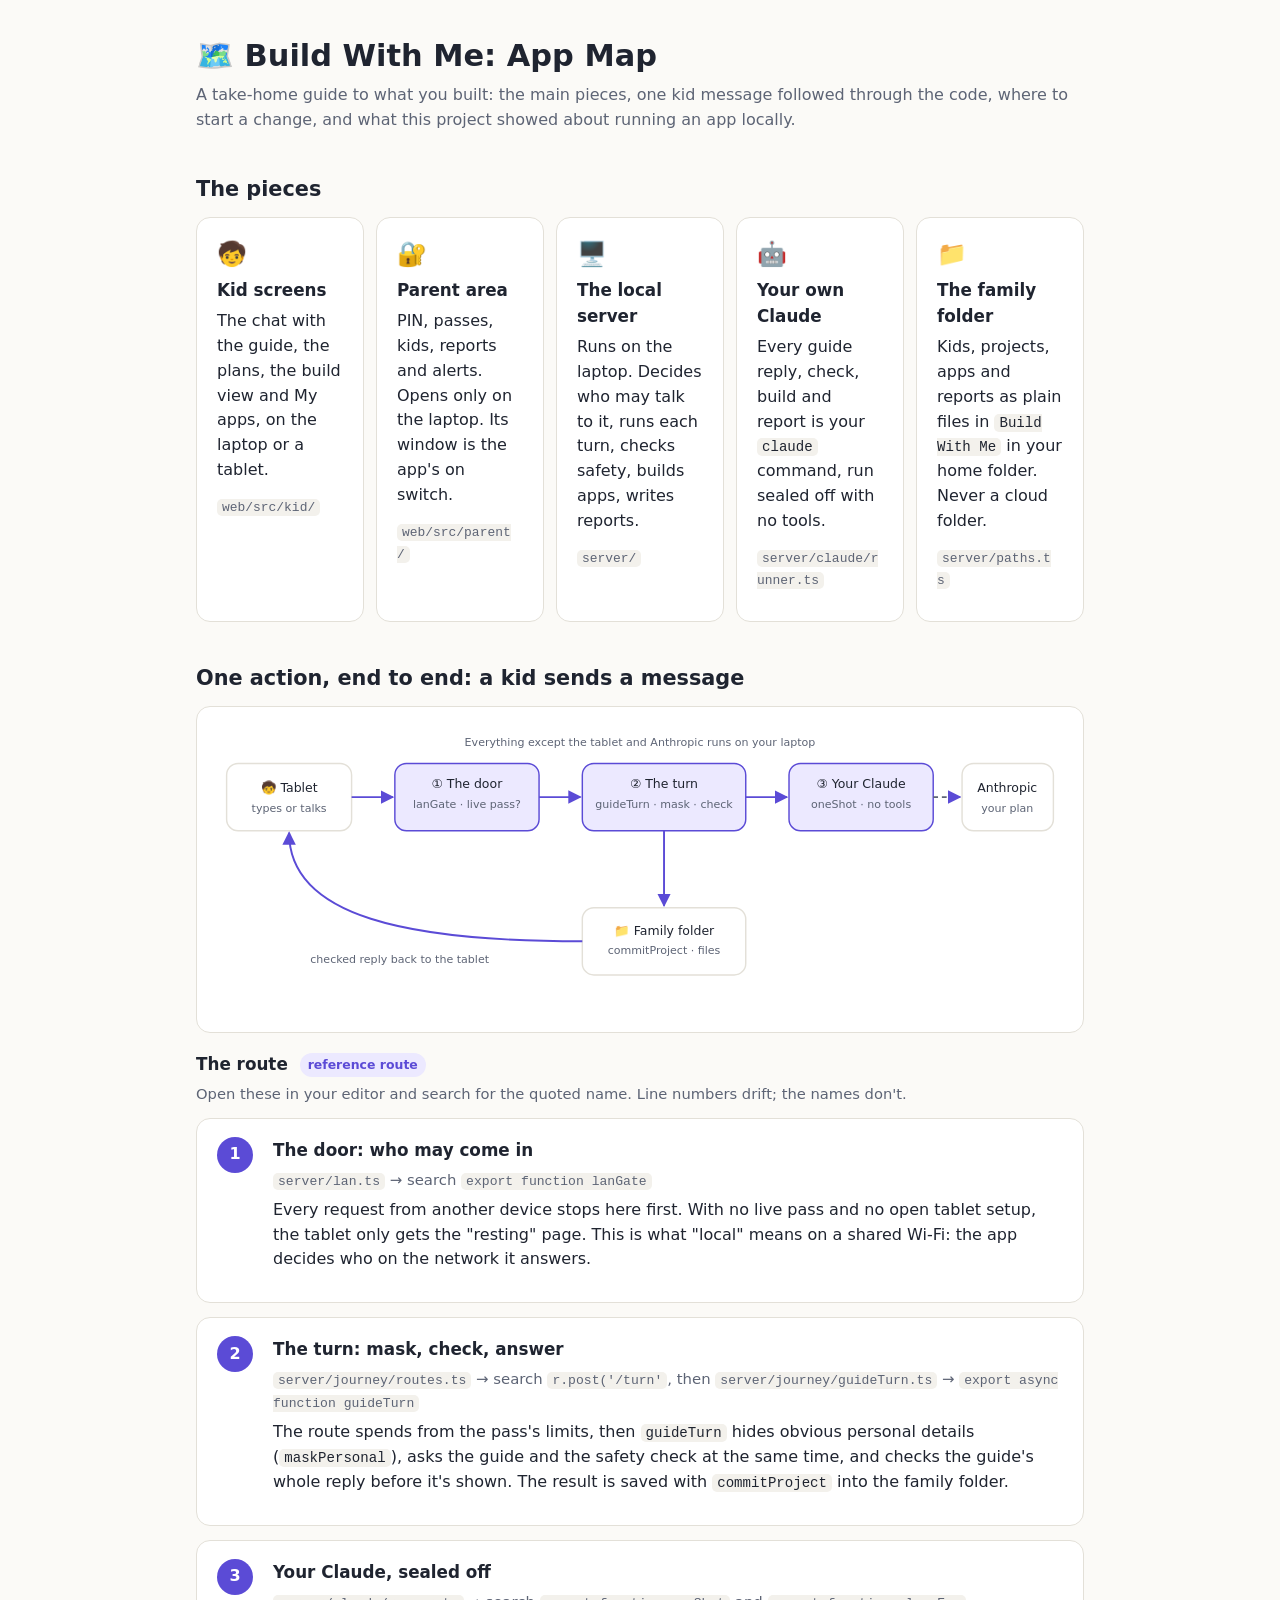
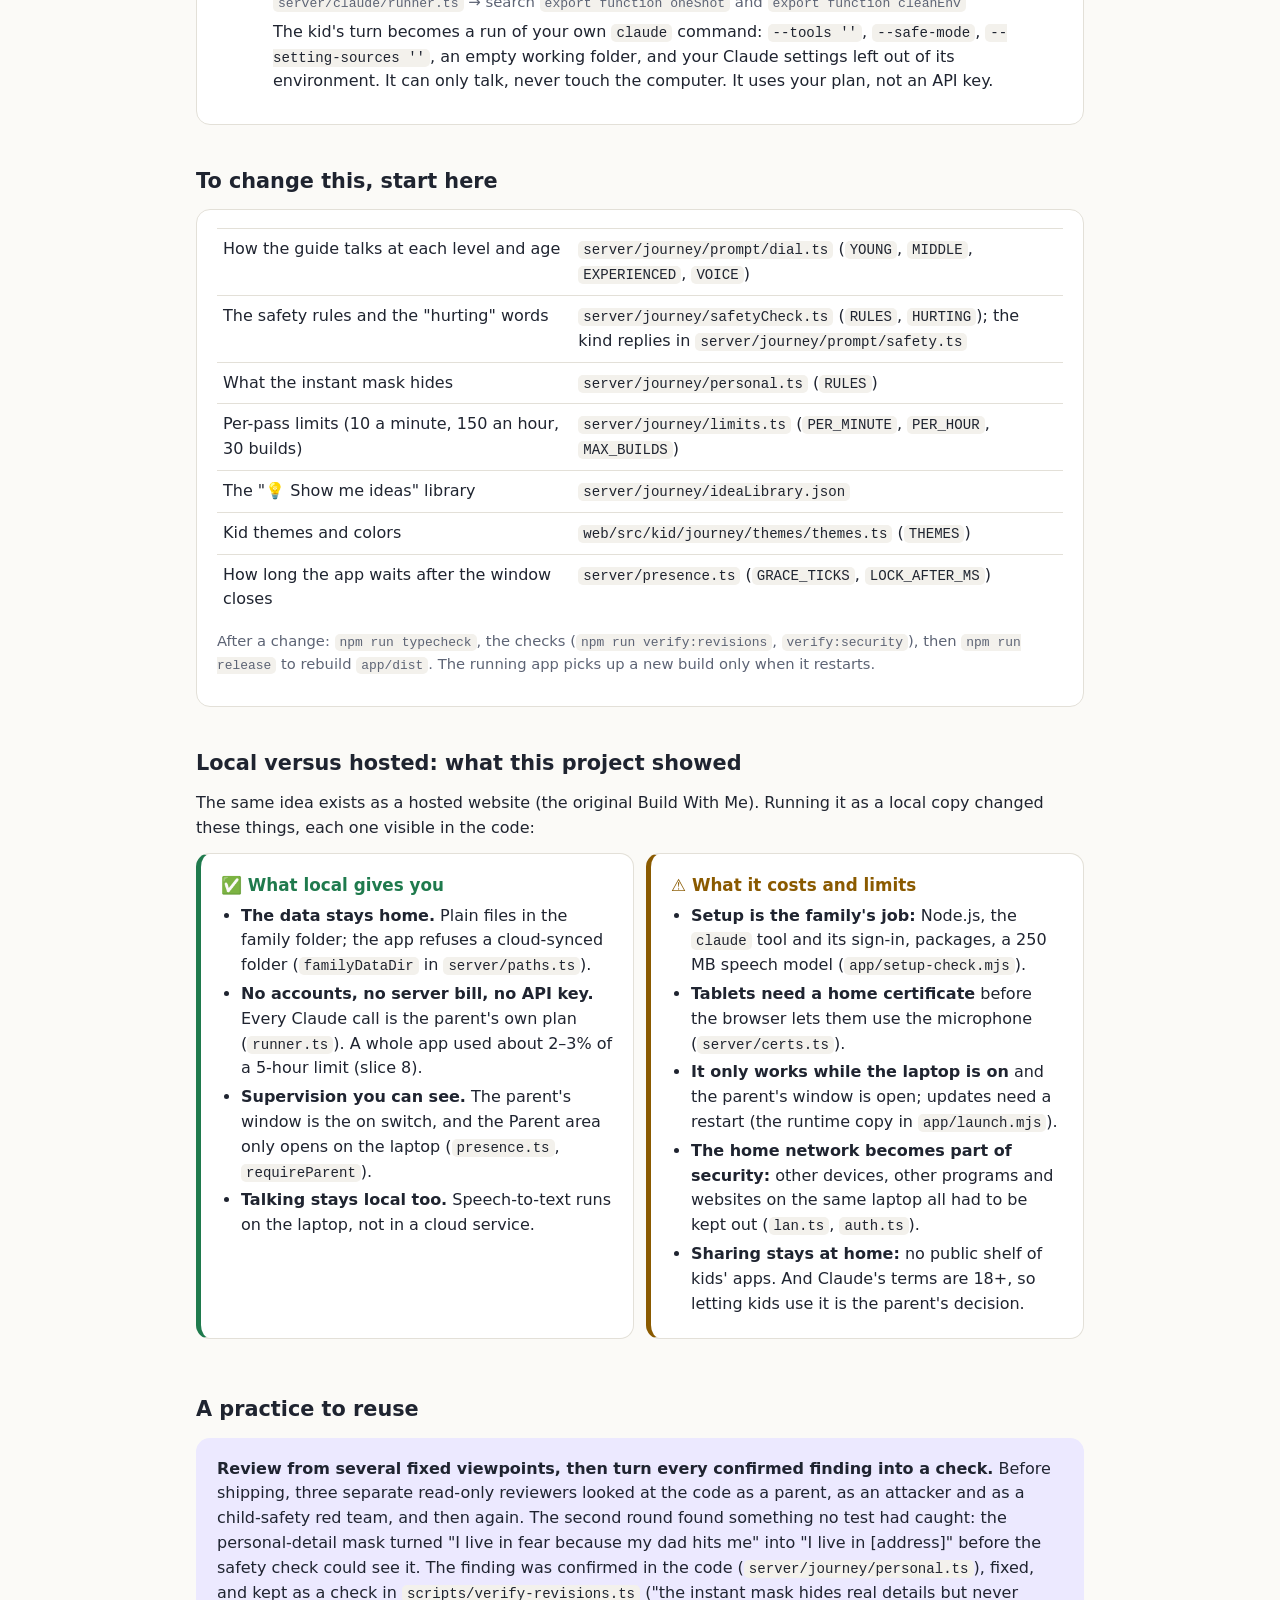
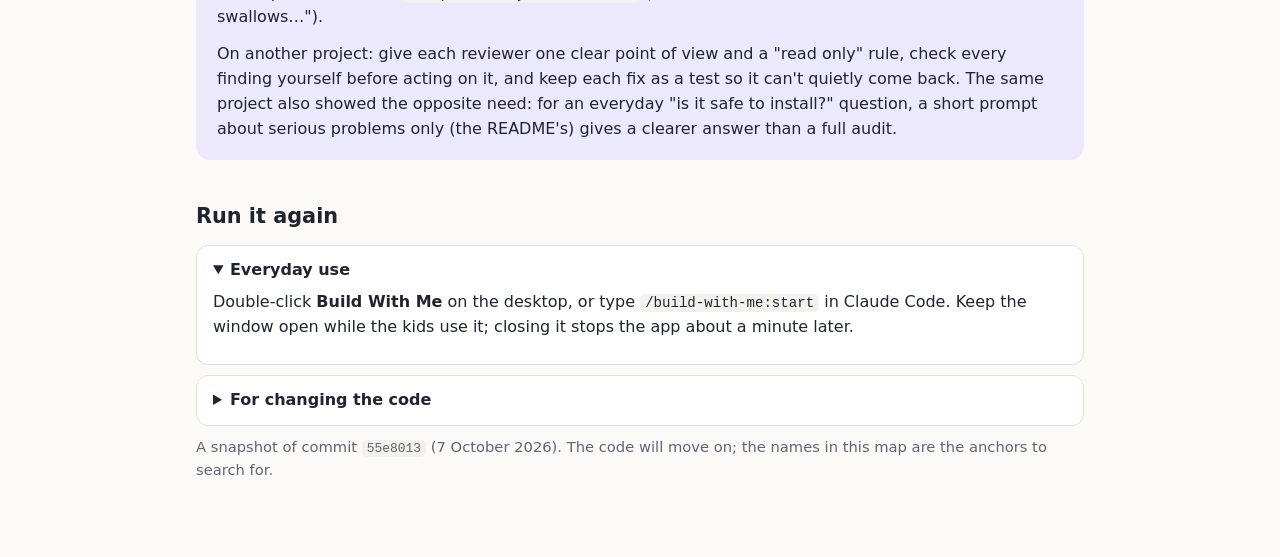
<file: devpost/app-map.html>
<!doctype html>
<html lang="en">
<head>
<meta charset="utf-8">
<meta name="viewport" content="width=device-width, initial-scale=1">
<title>Build With Me: App Map</title>
<style>
  :root {
    --bg: #fbfaf7; --card: #ffffff; --ink: #1f2430; --muted: #5d6475; --line: #e3e0d8;
    --accent: #5b4bd6; --accent-soft: #ece9ff; --green: #1f7a4d; --green-soft: #e3f4ea;
    --amber: #8a5a00; --amber-soft: #fff1d6; --code: #f3f1ec;
  }
  @media (prefers-color-scheme: dark) {
    :root {
      --bg: #15171c; --card: #1d2027; --ink: #e8e9ee; --muted: #a3a8b6; --line: #2e323c;
      --accent: #a79bff; --accent-soft: #2a2747; --green: #6fd19d; --green-soft: #1b3326;
      --amber: #f2c46b; --amber-soft: #3a2f17; --code: #262a33;
    }
  }
  * { box-sizing: border-box; }
  body { margin: 0; background: var(--bg); color: var(--ink); font: 16px/1.55 system-ui, -apple-system, "Segoe UI", sans-serif; }
  main { max-width: 920px; margin: 0 auto; padding: 32px 16px 64px; }
  h1 { font-size: 1.9rem; margin: 0 0 4px; }
  h2 { font-size: 1.3rem; margin: 40px 0 12px; }
  h3 { font-size: 1.05rem; margin: 0 0 6px; }
  p { margin: 0 0 12px; }
  .sub { color: var(--muted); margin-bottom: 24px; }
  .card { background: var(--card); border: 1px solid var(--line); border-radius: 14px; padding: 18px 20px; margin: 0 0 14px; }
  .pieces { display: grid; grid-template-columns: repeat(auto-fit, minmax(150px, 1fr)); gap: 12px; }
  .pieces .card { margin: 0; }
  .emoji { font-size: 1.5rem; display: block; margin-bottom: 4px; }
  code { background: var(--code); border-radius: 5px; padding: 1px 5px; font: 0.88em ui-monospace, "Cascadia Code", Consolas, monospace; overflow-wrap: anywhere; }
  .stop { display: grid; grid-template-columns: 44px 1fr; gap: 12px; }
  .num { width: 36px; height: 36px; border-radius: 50%; background: var(--accent); color: #fff; display: grid; place-items: center; font-weight: 700; }
  .where { color: var(--muted); font-size: 0.93rem; margin-bottom: 6px; }
  .tag { display: inline-block; font-size: 0.78rem; font-weight: 600; padding: 2px 8px; border-radius: 99px; background: var(--accent-soft); color: var(--accent); margin-left: 6px; vertical-align: middle; }
  .two { display: grid; grid-template-columns: 1fr 1fr; gap: 12px; }
  @media (max-width: 680px) { .two { grid-template-columns: 1fr; } }
  .plus { border-left: 5px solid var(--green); }
  .minus { border-left: 5px solid var(--amber); }
  .plus h3 { color: var(--green); }
  .minus h3 { color: var(--amber); }
  ul { margin: 6px 0 0; padding-left: 20px; }
  li { margin: 4px 0; }
  details { background: var(--card); border: 1px solid var(--line); border-radius: 12px; padding: 12px 16px; margin: 0 0 10px; }
  summary { cursor: pointer; font-weight: 600; }
  summary:focus-visible, a:focus-visible { outline: 3px solid var(--accent); outline-offset: 3px; border-radius: 6px; }
  table { width: 100%; border-collapse: collapse; }
  td { border-top: 1px solid var(--line); padding: 8px 6px; vertical-align: top; }
  td:first-child { width: 42%; }
  .diagram { width: 100%; height: auto; display: block; }
  .diagram text { fill: var(--ink); font: 13px system-ui, sans-serif; }
  .diagram .small { fill: var(--muted); font-size: 11.5px; }
  .diagram .box { fill: var(--card); stroke: var(--line); stroke-width: 1.5; }
  .diagram .hot { fill: var(--accent-soft); stroke: var(--accent); stroke-width: 1.5; }
  .diagram .arrow { stroke: var(--accent); stroke-width: 2; fill: none; marker-end: url(#head); }
  .diagram .dash { stroke: var(--muted); stroke-dasharray: 5 4; }
  .note { color: var(--muted); font-size: 0.92rem; }
  .practice { background: var(--accent-soft); border-color: transparent; }
</style>
</head>
<body>
<main>
  <h1>🗺️ Build With Me: App Map</h1>
  <p class="sub">A take-home guide to what you built: the main pieces, one kid message followed through the code, where to start a change, and what this project showed about running an app locally.</p>

  <h2>The pieces</h2>
  <div class="pieces">
    <div class="card"><span class="emoji">🧒</span><h3>Kid screens</h3><p>The chat with the guide, the plans, the build view and My apps, on the laptop or a tablet.</p><p class="note"><code>web/src/kid/</code></p></div>
    <div class="card"><span class="emoji">🔐</span><h3>Parent area</h3><p>PIN, passes, kids, reports and alerts. Opens only on the laptop. Its window is the app's on switch.</p><p class="note"><code>web/src/parent/</code></p></div>
    <div class="card"><span class="emoji">🖥️</span><h3>The local server</h3><p>Runs on the laptop. Decides who may talk to it, runs each turn, checks safety, builds apps, writes reports.</p><p class="note"><code>server/</code></p></div>
    <div class="card"><span class="emoji">🤖</span><h3>Your own Claude</h3><p>Every guide reply, check, build and report is your <code>claude</code> command, run sealed off with no tools.</p><p class="note"><code>server/claude/runner.ts</code></p></div>
    <div class="card"><span class="emoji">📁</span><h3>The family folder</h3><p>Kids, projects, apps and reports as plain files in <code>Build With Me</code> in your home folder. Never a cloud folder.</p><p class="note"><code>server/paths.ts</code></p></div>
  </div>

  <h2>One action, end to end: a kid sends a message</h2>
  <div class="card">
    <svg class="diagram" viewBox="0 0 880 300" role="img" aria-labelledby="dtitle ddesc">
      <title id="dtitle">How one kid message travels</title>
      <desc id="ddesc">A tablet sends the message to the laptop server. The door (lanGate) lets it in only during a live pass. The turn route runs guideTurn, which masks personal details and checks safety. The runner starts your own claude command, which talks to Anthropic. The project is saved in the family folder and the checked reply goes back to the tablet.</desc>
      <defs><marker id="head" viewBox="0 0 10 10" refX="9" refY="5" markerWidth="7" markerHeight="7" orient="auto-start-reverse"><path d="M0,0 L10,5 L0,10 z" fill="#5b4bd6"/></marker></defs>
      <rect class="box" x="10" y="40" width="130" height="70" rx="12"/>
      <text x="75" y="70" text-anchor="middle">🧒 Tablet</text>
      <text class="small" x="75" y="90" text-anchor="middle">types or talks</text>
      <rect class="hot" x="185" y="40" width="150" height="70" rx="12"/>
      <text x="260" y="66" text-anchor="middle">① The door</text>
      <text class="small" x="260" y="86" text-anchor="middle">lanGate · live pass?</text>
      <rect class="hot" x="380" y="40" width="170" height="70" rx="12"/>
      <text x="465" y="66" text-anchor="middle">② The turn</text>
      <text class="small" x="465" y="86" text-anchor="middle">guideTurn · mask · check</text>
      <rect class="hot" x="595" y="40" width="150" height="70" rx="12"/>
      <text x="670" y="66" text-anchor="middle">③ Your Claude</text>
      <text class="small" x="670" y="86" text-anchor="middle">oneShot · no tools</text>
      <rect class="box" x="775" y="40" width="95" height="70" rx="12"/>
      <text x="822" y="70" text-anchor="middle">Anthropic</text>
      <text class="small" x="822" y="90" text-anchor="middle">your plan</text>
      <path class="arrow" d="M140,75 L183,75"/>
      <path class="arrow" d="M335,75 L378,75"/>
      <path class="arrow" d="M550,75 L593,75"/>
      <path class="arrow dash" d="M745,75 L773,75"/>
      <rect class="box" x="380" y="190" width="170" height="70" rx="12"/>
      <text x="465" y="218" text-anchor="middle">📁 Family folder</text>
      <text class="small" x="465" y="238" text-anchor="middle">commitProject · files</text>
      <path class="arrow" d="M465,110 L465,188"/>
      <path class="arrow" d="M380,225 C200,225 75,200 75,112"/>
      <text class="small" x="190" y="248" text-anchor="middle">checked reply back to the tablet</text>
      <text class="small" x="440" y="22" text-anchor="middle">Everything except the tablet and Anthropic runs on your laptop</text>
    </svg>
  </div>

  <h3 style="margin-top:18px">The route <span class="tag">reference route</span></h3>
  <p class="note">Open these in your editor and search for the quoted name. Line numbers drift; the names don't.</p>

  <div class="card stop">
    <div class="num">1</div>
    <div>
      <h3>The door: who may come in</h3>
      <p class="where"><code>server/lan.ts</code> → search <code>export function lanGate</code></p>
      <p>Every request from another device stops here first. With no live pass and no open tablet setup, the tablet only gets the "resting" page. This is what "local" means on a shared Wi-Fi: the app decides who on the network it answers.</p>
    </div>
  </div>
  <div class="card stop">
    <div class="num">2</div>
    <div>
      <h3>The turn: mask, check, answer</h3>
      <p class="where"><code>server/journey/routes.ts</code> → search <code>r.post('/turn'</code>, then <code>server/journey/guideTurn.ts</code> → <code>export async function guideTurn</code></p>
      <p>The route spends from the pass's limits, then <code>guideTurn</code> hides obvious personal details (<code>maskPersonal</code>), asks the guide and the safety check at the same time, and checks the guide's whole reply before it's shown. The result is saved with <code>commitProject</code> into the family folder.</p>
    </div>
  </div>
  <div class="card stop">
    <div class="num">3</div>
    <div>
      <h3>Your Claude, sealed off</h3>
      <p class="where"><code>server/claude/runner.ts</code> → search <code>export function oneShot</code> and <code>export function cleanEnv</code></p>
      <p>The kid's turn becomes a run of your own <code>claude</code> command: <code>--tools ''</code>, <code>--safe-mode</code>, <code>--setting-sources ''</code>, an empty working folder, and your Claude settings left out of its environment. It can only talk, never touch the computer. It uses your plan, not an API key.</p>
    </div>
  </div>

  <h2>To change this, start here</h2>
  <div class="card">
    <table>
      <tr><td>How the guide talks at each level and age</td><td><code>server/journey/prompt/dial.ts</code> (<code>YOUNG</code>, <code>MIDDLE</code>, <code>EXPERIENCED</code>, <code>VOICE</code>)</td></tr>
      <tr><td>The safety rules and the "hurting" words</td><td><code>server/journey/safetyCheck.ts</code> (<code>RULES</code>, <code>HURTING</code>); the kind replies in <code>server/journey/prompt/safety.ts</code></td></tr>
      <tr><td>What the instant mask hides</td><td><code>server/journey/personal.ts</code> (<code>RULES</code>)</td></tr>
      <tr><td>Per-pass limits (10 a minute, 150 an hour, 30 builds)</td><td><code>server/journey/limits.ts</code> (<code>PER_MINUTE</code>, <code>PER_HOUR</code>, <code>MAX_BUILDS</code>)</td></tr>
      <tr><td>The "💡 Show me ideas" library</td><td><code>server/journey/ideaLibrary.json</code></td></tr>
      <tr><td>Kid themes and colors</td><td><code>web/src/kid/journey/themes/themes.ts</code> (<code>THEMES</code>)</td></tr>
      <tr><td>How long the app waits after the window closes</td><td><code>server/presence.ts</code> (<code>GRACE_TICKS</code>, <code>LOCK_AFTER_MS</code>)</td></tr>
    </table>
    <p class="note" style="margin-top:10px">After a change: <code>npm run typecheck</code>, the checks (<code>npm run verify:revisions</code>, <code>verify:security</code>), then <code>npm run release</code> to rebuild <code>app/dist</code>. The running app picks up a new build only when it restarts.</p>
  </div>

  <h2>Local versus hosted: what this project showed</h2>
  <p>The same idea exists as a hosted website (the original Build With Me). Running it as a local copy changed these things, each one visible in the code:</p>
  <div class="two">
    <div class="card plus">
      <h3>✅ What local gives you</h3>
      <ul>
        <li><b>The data stays home.</b> Plain files in the family folder; the app refuses a cloud-synced folder (<code>familyDataDir</code> in <code>server/paths.ts</code>).</li>
        <li><b>No accounts, no server bill, no API key.</b> Every Claude call is the parent's own plan (<code>runner.ts</code>). A whole app used about 2–3% of a 5-hour limit (slice 8).</li>
        <li><b>Supervision you can see.</b> The parent's window is the on switch, and the Parent area only opens on the laptop (<code>presence.ts</code>, <code>requireParent</code>).</li>
        <li><b>Talking stays local too.</b> Speech-to-text runs on the laptop, not in a cloud service.</li>
      </ul>
    </div>
    <div class="card minus">
      <h3>⚠️ What it costs and limits</h3>
      <ul>
        <li><b>Setup is the family's job:</b> Node.js, the <code>claude</code> tool and its sign-in, packages, a 250 MB speech model (<code>app/setup-check.mjs</code>).</li>
        <li><b>Tablets need a home certificate</b> before the browser lets them use the microphone (<code>server/certs.ts</code>).</li>
        <li><b>It only works while the laptop is on</b> and the parent's window is open; updates need a restart (the runtime copy in <code>app/launch.mjs</code>).</li>
        <li><b>The home network becomes part of security:</b> other devices, other programs and websites on the same laptop all had to be kept out (<code>lan.ts</code>, <code>auth.ts</code>).</li>
        <li><b>Sharing stays at home:</b> no public shelf of kids' apps. And Claude's terms are 18+, so letting kids use it is the parent's decision.</li>
      </ul>
    </div>
  </div>

  <h2>A practice to reuse</h2>
  <div class="card practice">
    <p><b>Review from several fixed viewpoints, then turn every confirmed finding into a check.</b> Before shipping, three separate read-only reviewers looked at the code as a parent, as an attacker and as a child-safety red team, and then again. The second round found something no test had caught: the personal-detail mask turned "I live in fear because my dad hits me" into "I live in [address]" before the safety check could see it. The finding was confirmed in the code (<code>server/journey/personal.ts</code>), fixed, and kept as a check in <code>scripts/verify-revisions.ts</code> ("the instant mask hides real details but never swallows…").</p>
    <p style="margin:0">On another project: give each reviewer one clear point of view and a "read only" rule, check every finding yourself before acting on it, and keep each fix as a test so it can't quietly come back. The same project also showed the opposite need: for an everyday "is it safe to install?" question, a short prompt about serious problems only (the README's) gives a clearer answer than a full audit.</p>
  </div>

  <h2>Run it again</h2>
  <details open>
    <summary>Everyday use</summary>
    <p style="margin-top:8px">Double-click <b>Build With Me</b> on the desktop, or type <code>/build-with-me:start</code> in Claude Code. Keep the window open while the kids use it; closing it stops the app about a minute later.</p>
  </details>
  <details>
    <summary>For changing the code</summary>
    <p style="margin-top:8px">From the project folder: <code>npm run dev:server</code> and <code>npm run dev:web</code> for a development copy, or <code>npm run release</code> then <code>npm start</code> for the built one. Use a separate data folder (<code>BWM_DATA</code>) so tests never touch the family's files.</p>
  </details>
  <p class="note">A snapshot of commit <code>55e8013</code> (7 October 2026). The code will move on; the names in this map are the anchors to search for.</p>
</main>
</body>
</html>
</file>
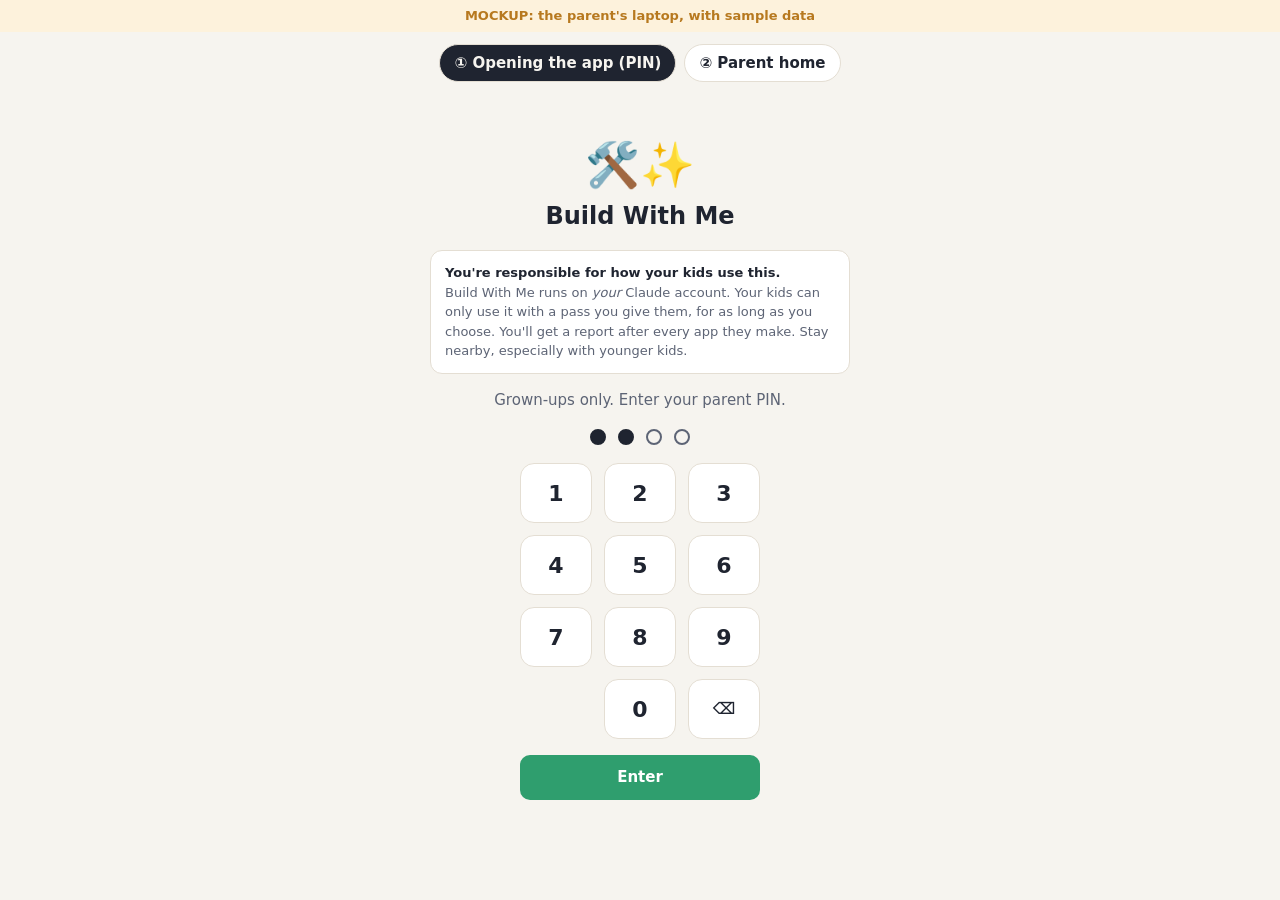
<file: devpost/parent-mockup.html>
<!doctype html>
<html lang="en">
<head>
<meta charset="utf-8">
<meta name="viewport" content="width=device-width, initial-scale=1">
<title>Parent Area Mockup</title>
<style>
:root{
  --bg:#f6f4ef; --card:#fff; --ink:#1f2430; --muted:#5d6475; --line:#e4ded3;
  --brand:#2f9e6e; --brand-soft:#dff3e9; --kid:#3a8ee2; --kid-soft:#e1eefc; --teen:#8a5cd6; --teen-soft:#eee6fb;
  --warn:#b7791f; --warn-soft:#fdf2dc; --bad:#b34a4a; --bad-soft:#f9e2e2;
}
@media (prefers-color-scheme: dark){
  :root:not([data-theme="light"]){
    --bg:#15171c; --card:#1f232b; --ink:#eceef3; --muted:#a3a9b8; --line:#333945;
    --brand:#4cc08d; --brand-soft:#1b3329; --kid:#6aaef0; --kid-soft:#1d2c3e; --teen:#b08cf0; --teen-soft:#2c2340;
    --warn:#e0a84a; --warn-soft:#3a3020; --bad:#e07a7a; --bad-soft:#3a2222;
  }
}
:root[data-theme="dark"]{
  --bg:#15171c; --card:#1f232b; --ink:#eceef3; --muted:#a3a9b8; --line:#333945;
  --brand:#4cc08d; --brand-soft:#1b3329; --kid:#6aaef0; --kid-soft:#1d2c3e; --teen:#b08cf0; --teen-soft:#2c2340;
  --warn:#e0a84a; --warn-soft:#3a3020; --bad:#e07a7a; --bad-soft:#3a2222;
}
*{box-sizing:border-box}
body{margin:0;background:var(--bg);color:var(--ink);font:15px/1.5 system-ui,-apple-system,"Segoe UI",Roboto,sans-serif}
.banner{background:var(--warn-soft);color:var(--warn);text-align:center;font-size:13px;font-weight:600;padding:6px 16px}
.views{display:flex;gap:8px;justify-content:center;padding:12px 16px;flex-wrap:wrap}
.views button{border:1px solid var(--line);background:var(--card);color:var(--ink);padding:7px 14px;border-radius:999px;font:inherit;font-weight:600;cursor:pointer}
.views button[aria-selected="true"]{background:var(--ink);color:var(--bg)}
main{max-width:1100px;margin:0 auto;padding:8px 16px 60px}
[hidden]{display:none!important}
.card{background:var(--card);border:1px solid var(--line);border-radius:16px;padding:18px 20px}
h1{font-size:24px;margin:0} h2{font-size:16px;margin:0 0 12px} .muted{color:var(--muted)}
button.primary{background:var(--brand);color:#fff;border:none;padding:11px 18px;border-radius:10px;font:inherit;font-weight:700;cursor:pointer}
button.ghost{background:transparent;border:1px solid var(--line);color:var(--ink);padding:7px 12px;border-radius:9px;font:inherit;font-weight:600;cursor:pointer}
button.ghost:hover{border-color:var(--brand)}
.pill{display:inline-block;font-size:12px;font-weight:700;padding:2px 10px;border-radius:999px}
.k{background:var(--kid-soft);color:var(--kid)} .t{background:var(--teen-soft);color:var(--teen)}
.ok{background:var(--brand-soft);color:var(--brand)} .warn{background:var(--warn-soft);color:var(--warn)} .bad{background:var(--bad-soft);color:var(--bad)}

/* PIN screen */
.pinwrap{max-width:420px;margin:30px auto;text-align:center}
.logo{font-size:44px}
.dots{display:flex;gap:12px;justify-content:center;margin:18px 0}
.dots i{width:16px;height:16px;border-radius:50%;border:2px solid var(--muted)}
.dots i.on{background:var(--ink);border-color:var(--ink)}
.pad{display:grid;grid-template-columns:repeat(3,72px);gap:12px;justify-content:center}
.pad button{height:60px;border-radius:14px;border:1px solid var(--line);background:var(--card);color:var(--ink);font:inherit;font-size:22px;font-weight:600;cursor:pointer}
.resp{margin-top:22px;font-size:13px;text-align:left;background:var(--card);border:1px solid var(--line);border-radius:12px;padding:12px 14px}

/* home */
.top{display:flex;justify-content:space-between;align-items:center;gap:12px;flex-wrap:wrap;margin-bottom:14px}
.status{display:grid;grid-template-columns:repeat(auto-fit,minmax(200px,1fr));gap:12px;margin-bottom:14px}
.stat b{display:block;font-size:13px;color:var(--muted);font-weight:600}
.meter{height:10px;background:var(--line);border-radius:999px;overflow:hidden;margin:6px 0 4px}
.meter i{display:block;height:100%;background:var(--brand)}
.meter i.mid{background:var(--warn)}
.grid{display:grid;grid-template-columns:1.1fr .9fr;gap:14px}
@media (max-width:820px){.grid{grid-template-columns:1fr}}
.stack{display:grid;gap:14px;align-content:start}
.kids{display:flex;gap:10px;flex-wrap:wrap;margin-bottom:14px}
.kidbtn{border:2px solid var(--line);background:var(--card);color:var(--ink);border-radius:14px;padding:10px 14px;font:inherit;cursor:pointer;text-align:left;min-width:120px}
.kidbtn[aria-pressed="true"]{border-color:var(--brand);background:var(--brand-soft)}
.kidbtn .em{font-size:24px;display:block}
.dur{display:flex;gap:8px;flex-wrap:wrap;align-items:center;margin-bottom:14px}
.dur button{border:1px solid var(--line);background:var(--card);color:var(--ink);border-radius:999px;padding:7px 13px;font:inherit;cursor:pointer}
.dur button[aria-pressed="true"]{background:var(--ink);color:var(--bg);border-color:var(--ink)}
.dur input{width:64px;padding:6px 8px;border:1px solid var(--line);border-radius:8px;background:var(--card);color:var(--ink);font:inherit}
.label{font-size:12px;text-transform:uppercase;letter-spacing:.05em;color:var(--muted);font-weight:700;margin:0 0 8px}
.qrbox{display:flex;gap:18px;align-items:center;flex-wrap:wrap;margin-top:14px;padding:14px;border-radius:12px;background:var(--brand-soft)}
.qr{width:132px;height:132px;background:#fff;border-radius:10px;padding:8px}
.pass{display:grid;grid-template-columns:1fr auto;gap:8px;align-items:center;padding:12px 0;border-bottom:1px solid var(--line)}
.pass:last-child{border-bottom:none}
.pass .time{font-size:20px;font-weight:800;font-variant-numeric:tabular-nums}
.pass .acts{display:flex;gap:6px;flex-wrap:wrap;justify-content:flex-end}
.alert{display:flex;gap:10px;padding:10px 12px;border-radius:10px;margin-bottom:8px;align-items:flex-start}
.alert.warn{background:var(--warn-soft)} .alert.bad{background:var(--bad-soft)}
.alert span{color:var(--ink)}
.rep{display:flex;justify-content:space-between;gap:10px;padding:9px 0;border-bottom:1px solid var(--line);align-items:center}
.rep:last-child{border-bottom:none}
a{color:var(--kid)}
.foot{display:flex;gap:10px;flex-wrap:wrap;margin-top:14px}
</style>
</head>
<body>
<div class="banner">MOCKUP: the parent's laptop, with sample data</div>
<div class="views" role="tablist">
  <button role="tab" aria-selected="true" data-v="pin">① Opening the app (PIN)</button>
  <button role="tab" aria-selected="false" data-v="home">② Parent home</button>
</div>
<main>

<!-- PIN -->
<section id="pin">
  <div class="pinwrap">
    <div class="logo">🛠️✨</div>
    <h1>Build With Me</h1>
    <div class="resp" style="margin:16px 0 4px"><b>You're responsible for how your kids use this.</b><br><span class="muted">Build With Me runs on <em>your</em> Claude account. Your kids can only use it with a pass you give them, for as long as you choose. You'll get a report after every app they make. Stay nearby, especially with younger kids.</span></div>
    <p class="muted">Grown-ups only. Enter your parent PIN.</p>
    <div class="dots"><i class="on"></i><i class="on"></i><i></i><i></i></div>
    <div class="pad">
      <button>1</button><button>2</button><button>3</button>
      <button>4</button><button>5</button><button>6</button>
      <button>7</button><button>8</button><button>9</button>
      <button style="visibility:hidden"></button><button>0</button><button style="font-size:16px">⌫</button>
    </div>
    <button class="primary" style="margin-top:16px;width:240px" onclick="go('home')">Enter</button>
  </div>
</section>

<!-- HOME -->
<section id="home" hidden>
  <div class="top">
    <div><h1>Hi! 👋</h1><span class="muted">Parent area · Tue 6 Oct, 4:32 pm</span></div>
    <div style="display:flex;gap:8px"><button class="ghost">⚙️ Settings</button><button class="ghost" onclick="go('pin')">🔒 Lock</button></div>
  </div>

  <div class="status">
    <div class="card stat"><b>Claude Code</b><span class="pill ok">✓ Signed in · Max plan</span></div>
    <div class="card stat"><b>5-hour limit</b><div class="meter"><i class="mid" style="width:64%"></i></div><span class="muted">64% used · resets 7:10 pm</span></div>
    <div class="card stat"><b>Weekly limit</b><div class="meter"><i style="width:31%"></i></div><span class="muted">31% used · resets Sun</span></div>
  </div>

  <div class="grid">
    <div class="stack">
      <div class="card">
        <h2>🎟️ Give a pass</h2>
        <p class="label">Who?</p>
        <div class="kids" id="kids">
          <button class="kidbtn" aria-pressed="true"><span class="em">🦄</span><b>Maya</b> <span class="pill k">Kid</span></button>
          <button class="kidbtn" aria-pressed="false"><span class="em">🚀</span><b>Leo</b> <span class="pill t">Teen</span></button>
          <button class="kidbtn" aria-pressed="false" style="border-style:dashed"><span class="em">＋</span><span class="muted">Add a kid</span></button>
        </div>
        <p class="label">For how long?</p>
        <div class="dur" id="dur">
          <button aria-pressed="false">30 min</button>
          <button aria-pressed="true">1 hour</button>
          <button aria-pressed="false">2 hours</button>
          <button aria-pressed="false">Rest of today</button>
          <span class="muted">or</span> <input type="number" value="45" aria-label="custom minutes"> <span class="muted">min</span>
        </div>
        <button class="primary" onclick="document.getElementById('qr').hidden=false">Create pass</button>
        <div class="qrbox" id="qr" hidden>
          <svg class="qr" viewBox="0 0 21 21" shape-rendering="crispEdges" aria-label="QR code (sample)">
            <rect width="21" height="21" fill="#fff"/>
            <g fill="#111">
              <rect x="0" y="0" width="7" height="7"/><rect x="1" y="1" width="5" height="5" fill="#fff"/><rect x="2" y="2" width="3" height="3"/>
              <rect x="14" y="0" width="7" height="7"/><rect x="15" y="1" width="5" height="5" fill="#fff"/><rect x="16" y="2" width="3" height="3"/>
              <rect x="0" y="14" width="7" height="7"/><rect x="1" y="15" width="5" height="5" fill="#fff"/><rect x="2" y="16" width="3" height="3"/>
              <rect x="9" y="1" width="1" height="1"/><rect x="11" y="2" width="2" height="1"/><rect x="8" y="4" width="1" height="2"/><rect x="10" y="5" width="2" height="1"/>
              <rect x="9" y="8" width="3" height="1"/><rect x="1" y="9" width="2" height="1"/><rect x="4" y="10" width="2" height="1"/><rect x="14" y="9" width="2" height="2"/>
              <rect x="18" y="10" width="2" height="1"/><rect x="8" y="11" width="1" height="3"/><rect x="11" y="12" width="3" height="1"/><rect x="16" y="13" width="1" height="2"/>
              <rect x="10" y="15" width="2" height="2"/><rect x="13" y="16" width="1" height="3"/><rect x="15" y="17" width="3" height="1"/><rect x="19" y="18" width="1" height="2"/>
              <rect x="9" y="19" width="2" height="1"/><rect x="17" y="15" width="2" height="1"/><rect x="12" y="10" width="1" height="1"/><rect x="6" y="12" width="1" height="1"/>
            </g>
          </svg>
          <div>
            <b>Maya's pass · 1 hour</b><br>
            <span class="muted">Scan with the tablet, or</span> <a href="#" onclick="return false">open on this laptop</a><br>
            <span class="muted" style="font-size:13px">One use only: the first device that opens it gets the pass. Works on home Wi-Fi until 5:32 pm.</span>
          </div>
        </div>
      </div>

      <div class="card">
        <h2>⏱️ Active passes</h2>
        <div class="pass">
          <div><b>Leo</b> <span class="pill t">Teen</span> <span class="muted">· Leo's laptop · in Build</span><div class="time" id="t1">1:12:40 left</div></div>
          <div class="acts"><button class="ghost" onclick="add(1800)">+30 min</button><button class="ghost" onclick="add(3600)">+1 hr</button><button class="ghost">End now</button></div>
        </div>
      </div>
    </div>

    <div class="stack">
      <div class="card">
        <h2>🔔 Needs your attention</h2>
        <div class="alert warn">⚠️ <span><b>1 flag, handled</b>: Maya asked for a violent effect; the guide redirected it. <a href="report-mockup.html">See report</a></span></div>
        <div class="alert bad">⛔ <span><b>Limit reached yesterday at 7:40 pm</b> during Leo's build. He saw "Limit reached, ask your parent." The build resumed after the reset.</span></div>
      </div>

      <div class="card">
        <h2>📄 Latest reports</h2>
        <div class="rep"><div><b>Space Cat Feeder</b> · Maya<br><span class="muted">Today · 18% of 5-hr limit</span></div><span class="pill warn">1 flag</span></div>
        <div class="rep"><div><b>Homework Timer</b> · Leo<br><span class="muted">Mon · 22% of 5-hr limit</span></div><span class="pill ok">No flags</span></div>
        <div class="rep"><div><b>My Pet Quiz</b> · Maya<br><span class="muted">Sun · 11% of 5-hr limit</span></div><span class="pill ok">No flags</span></div>
        <div class="foot"><a href="report-mockup.html">All reports →</a> <span class="muted">· also in C:\Users\you\Build With Me\Reports</span></div>
      </div>

      <div class="card">
        <h2>🧒 Kids &amp; their apps</h2>
        <div class="rep"><div>🦄 <b>Maya</b> <span class="pill k">Kid</span><br><span class="muted">5 apps</span></div><button class="ghost">Manage</button></div>
        <div class="rep"><div>🚀 <b>Leo</b> <span class="pill t">Teen</span><br><span class="muted">3 apps</span></div><button class="ghost">Manage</button></div>
        <div class="foot"><button class="ghost">📱 Set up a tablet for talking</button></div>
      </div>
    </div>
  </div>
</section>
</main>
<script>
function go(v){
  document.querySelectorAll('[role=tab]').forEach(t=>t.setAttribute('aria-selected',t.dataset.v===v));
  document.getElementById('pin').hidden=v!=='pin';
  document.getElementById('home').hidden=v!=='home';
}
document.querySelectorAll('[role=tab]').forEach(t=>t.addEventListener('click',()=>go(t.dataset.v)));
function toggleGroup(id){
  const g=document.getElementById(id);
  g.querySelectorAll('button').forEach(b=>b.addEventListener('click',()=>{
    if(b.style.borderStyle==='dashed')return;
    g.querySelectorAll('button').forEach(x=>x.setAttribute('aria-pressed','false'));
    b.setAttribute('aria-pressed','true');
  }));
}
toggleGroup('kids');toggleGroup('dur');
let left=1*3600+12*60+40;
function fmt(s){const h=Math.floor(s/3600),m=Math.floor(s%3600/60),x=s%60;return `${h}:${String(m).padStart(2,'0')}:${String(x).padStart(2,'0')} left`}
function add(s){left+=s;document.getElementById('t1').textContent=fmt(left)}
setInterval(()=>{if(left>0){left--;document.getElementById('t1').textContent=fmt(left)}},1000);
</script>
</body>
</html>
</file>
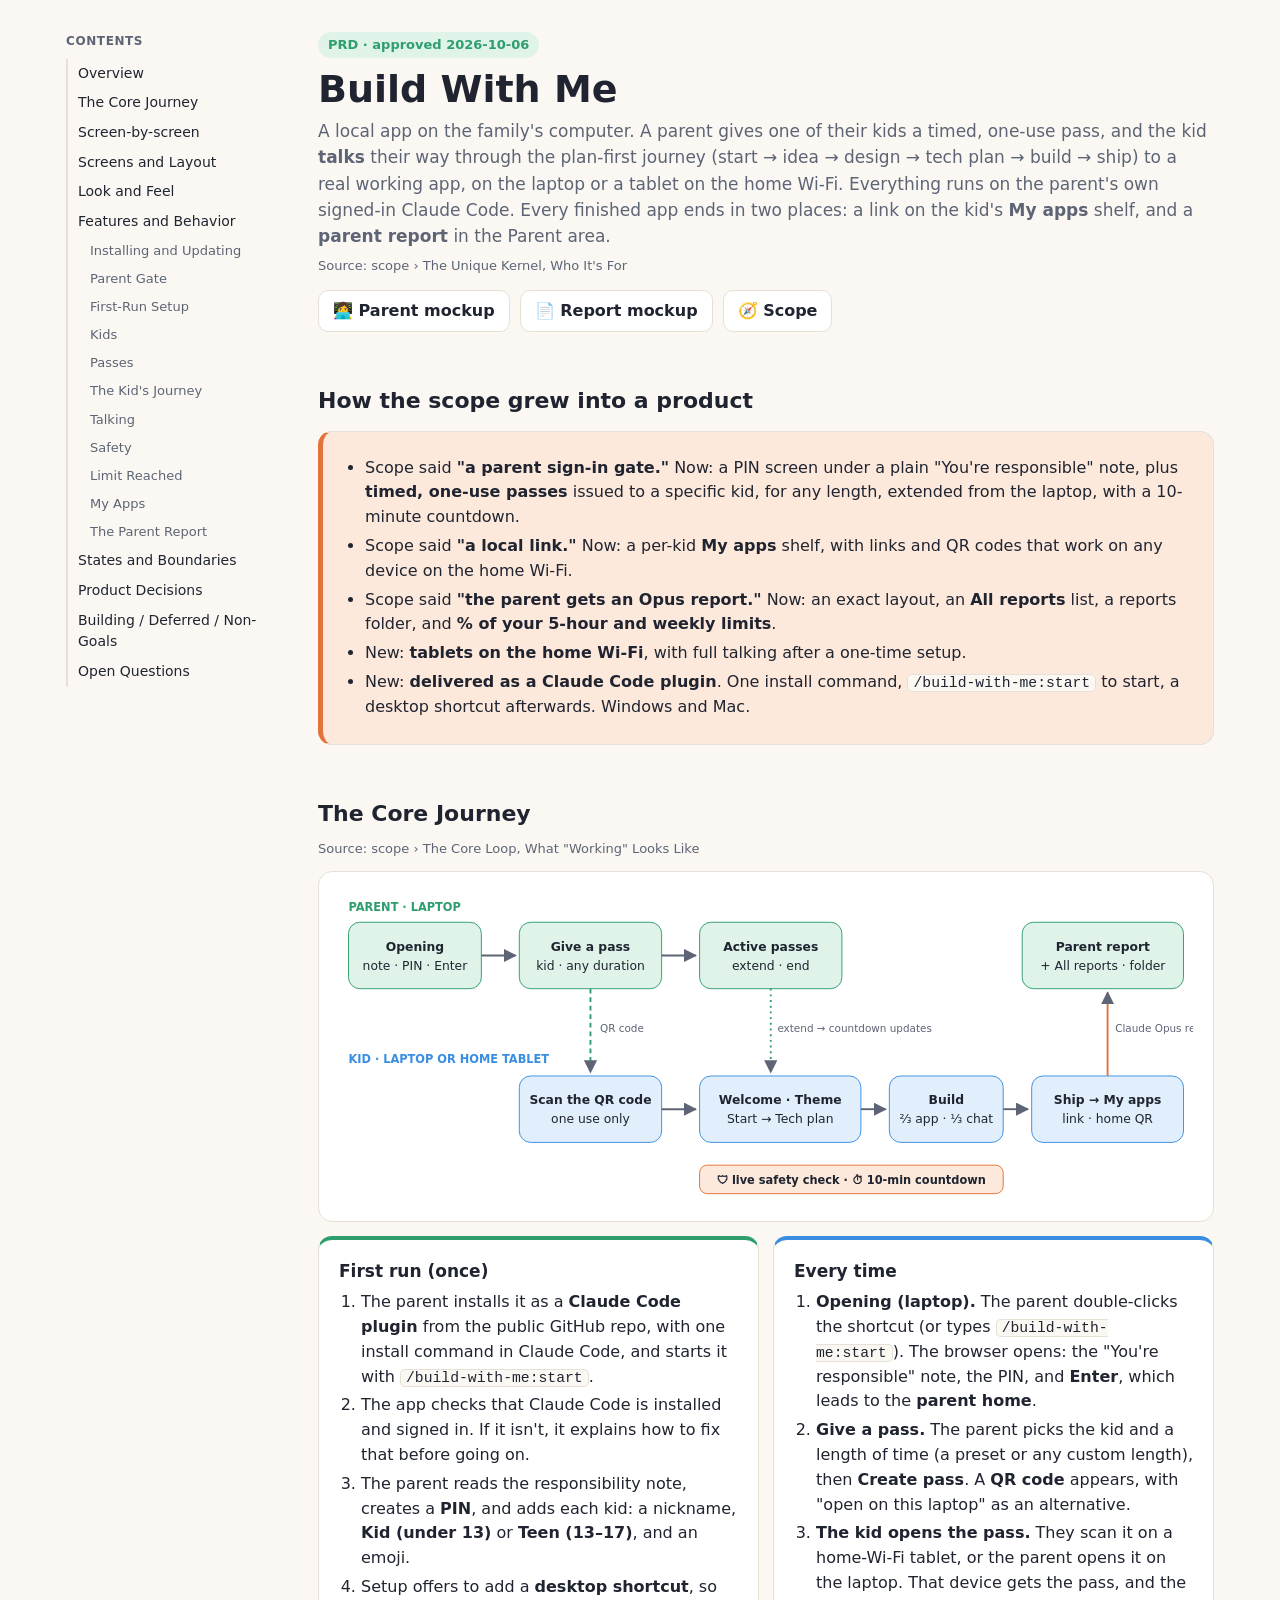
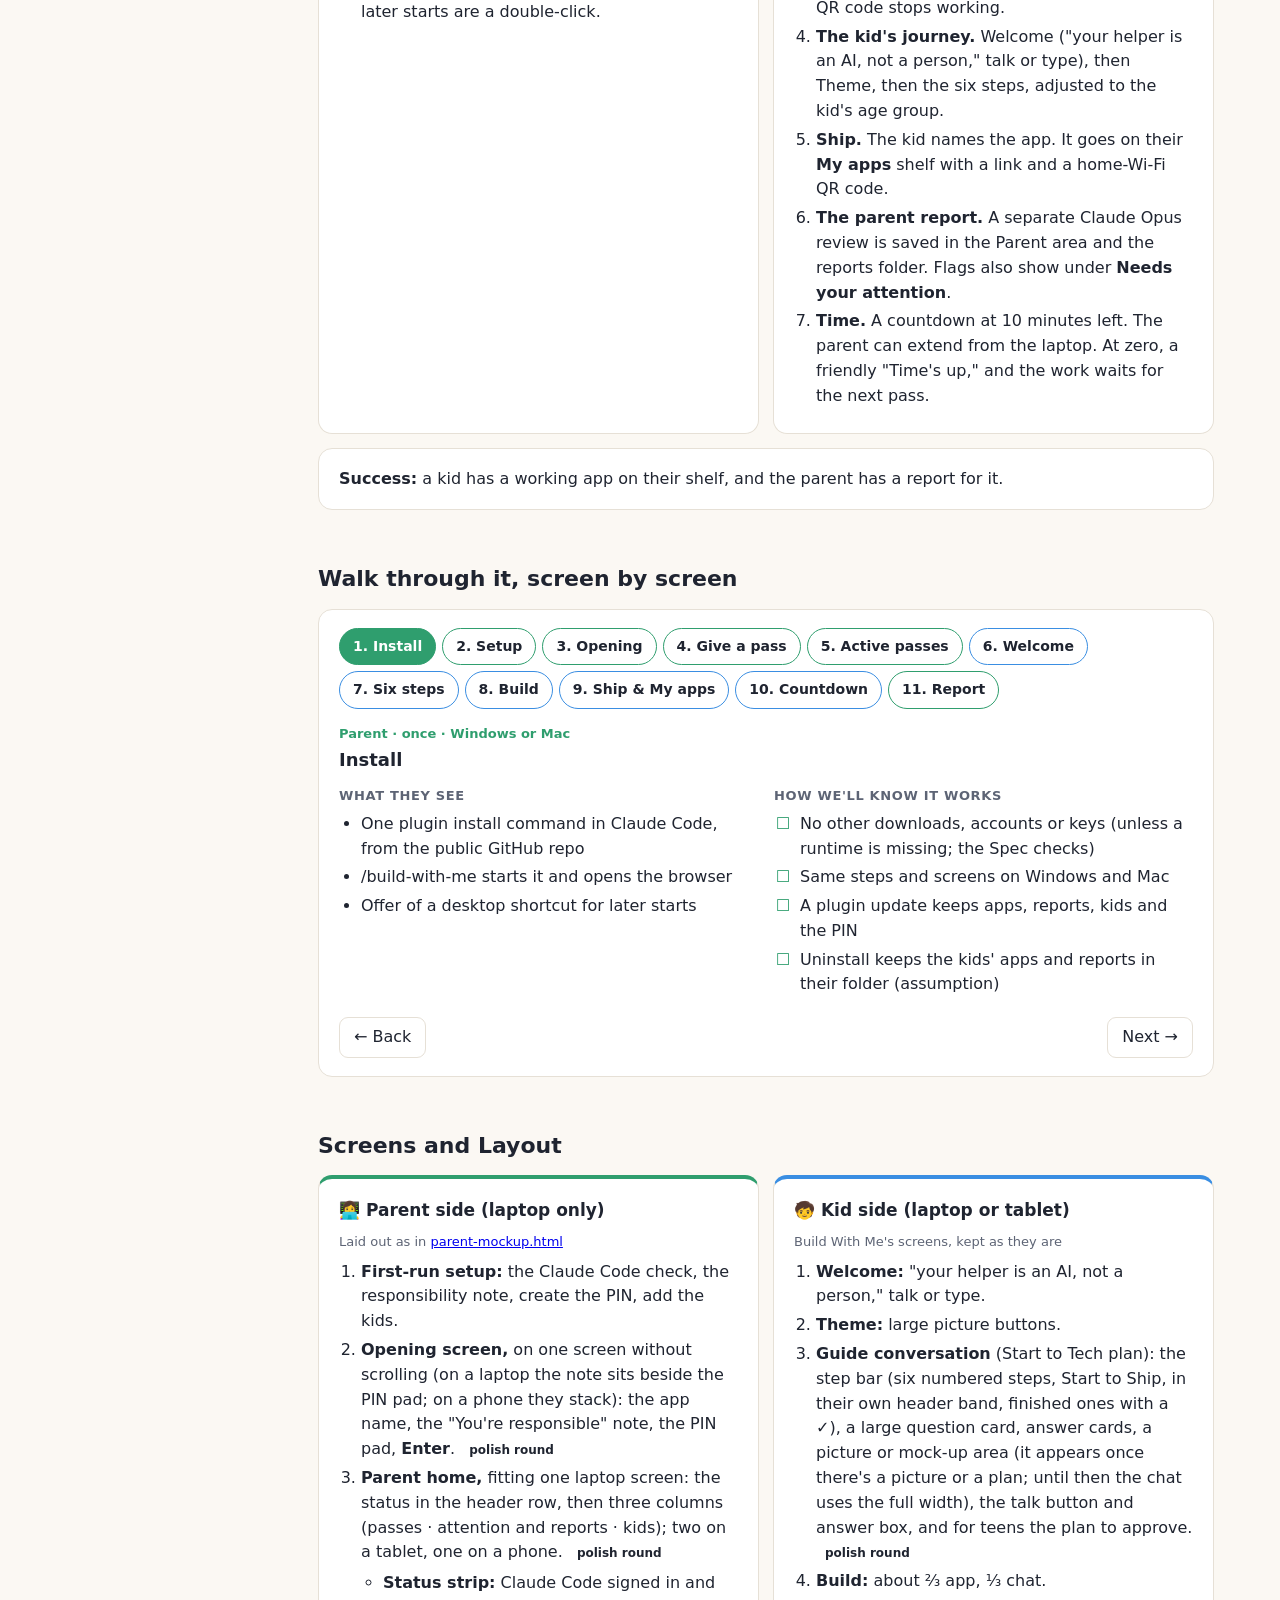
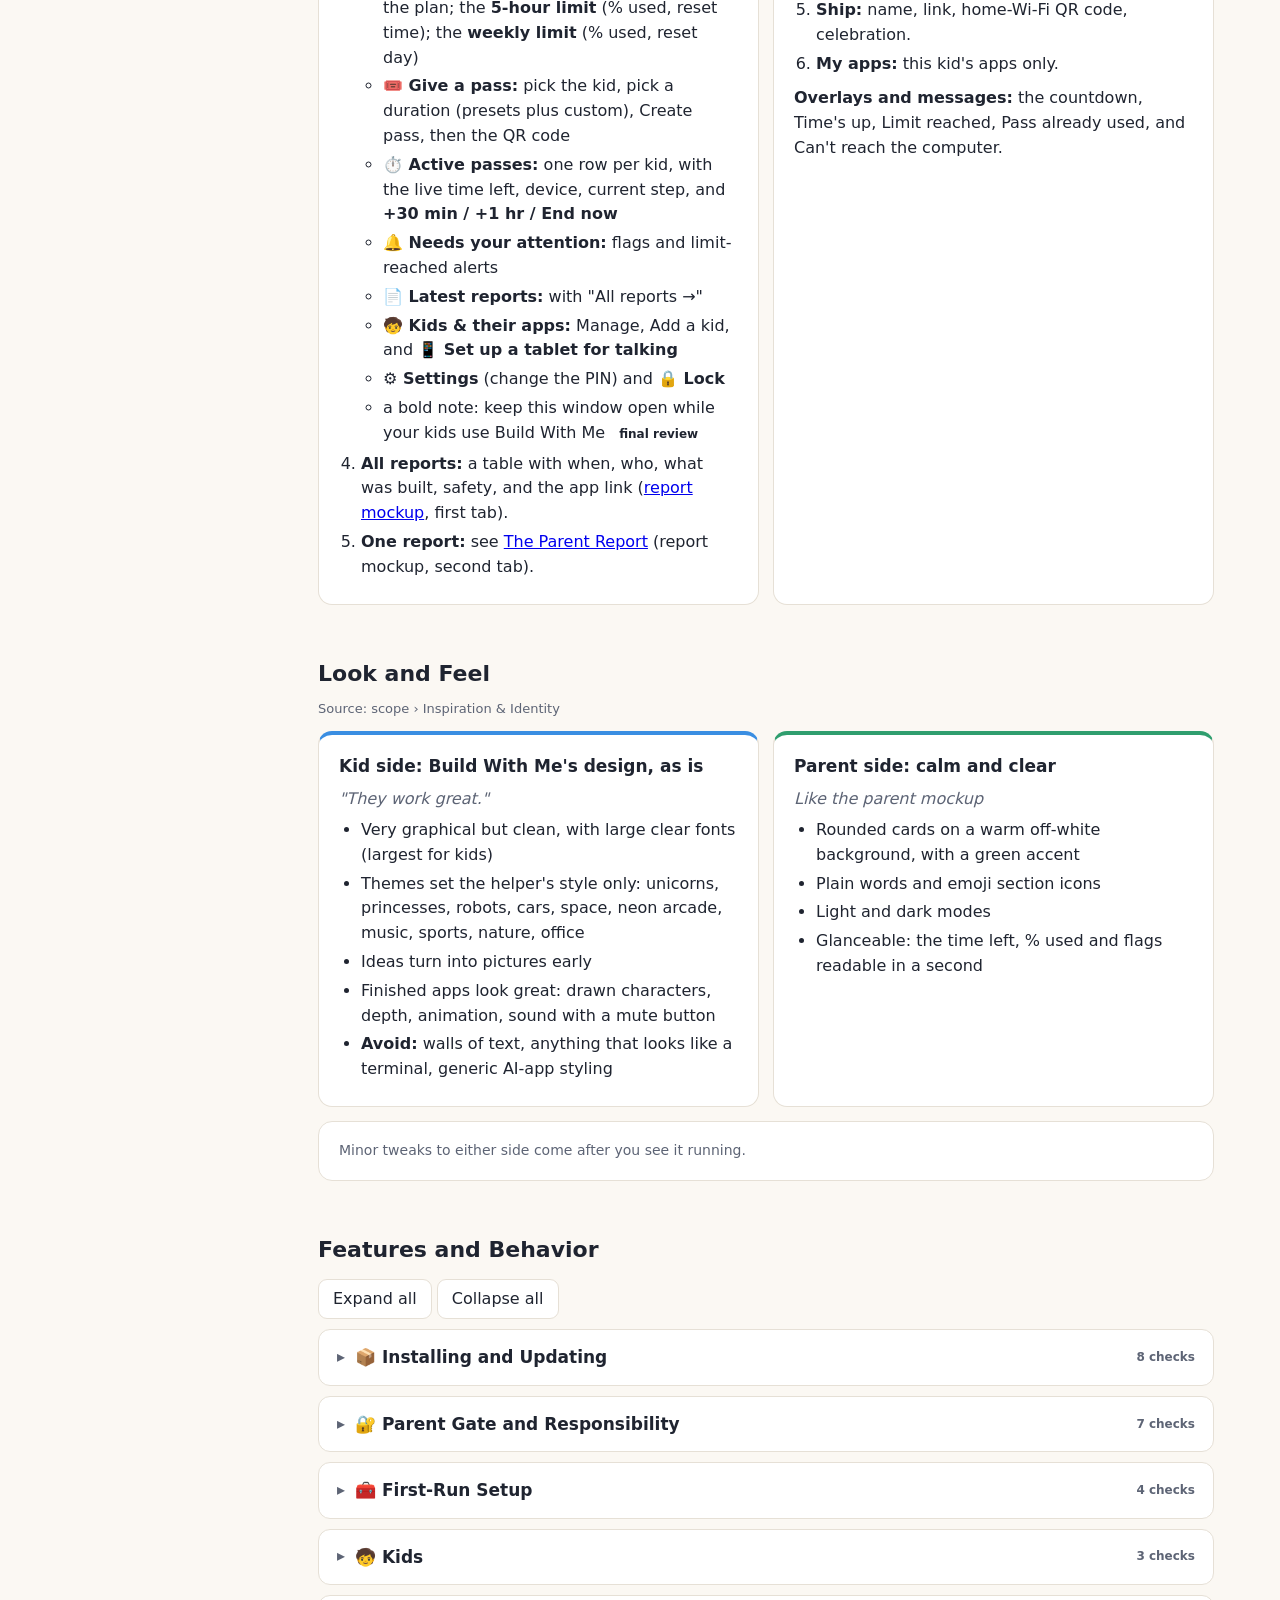
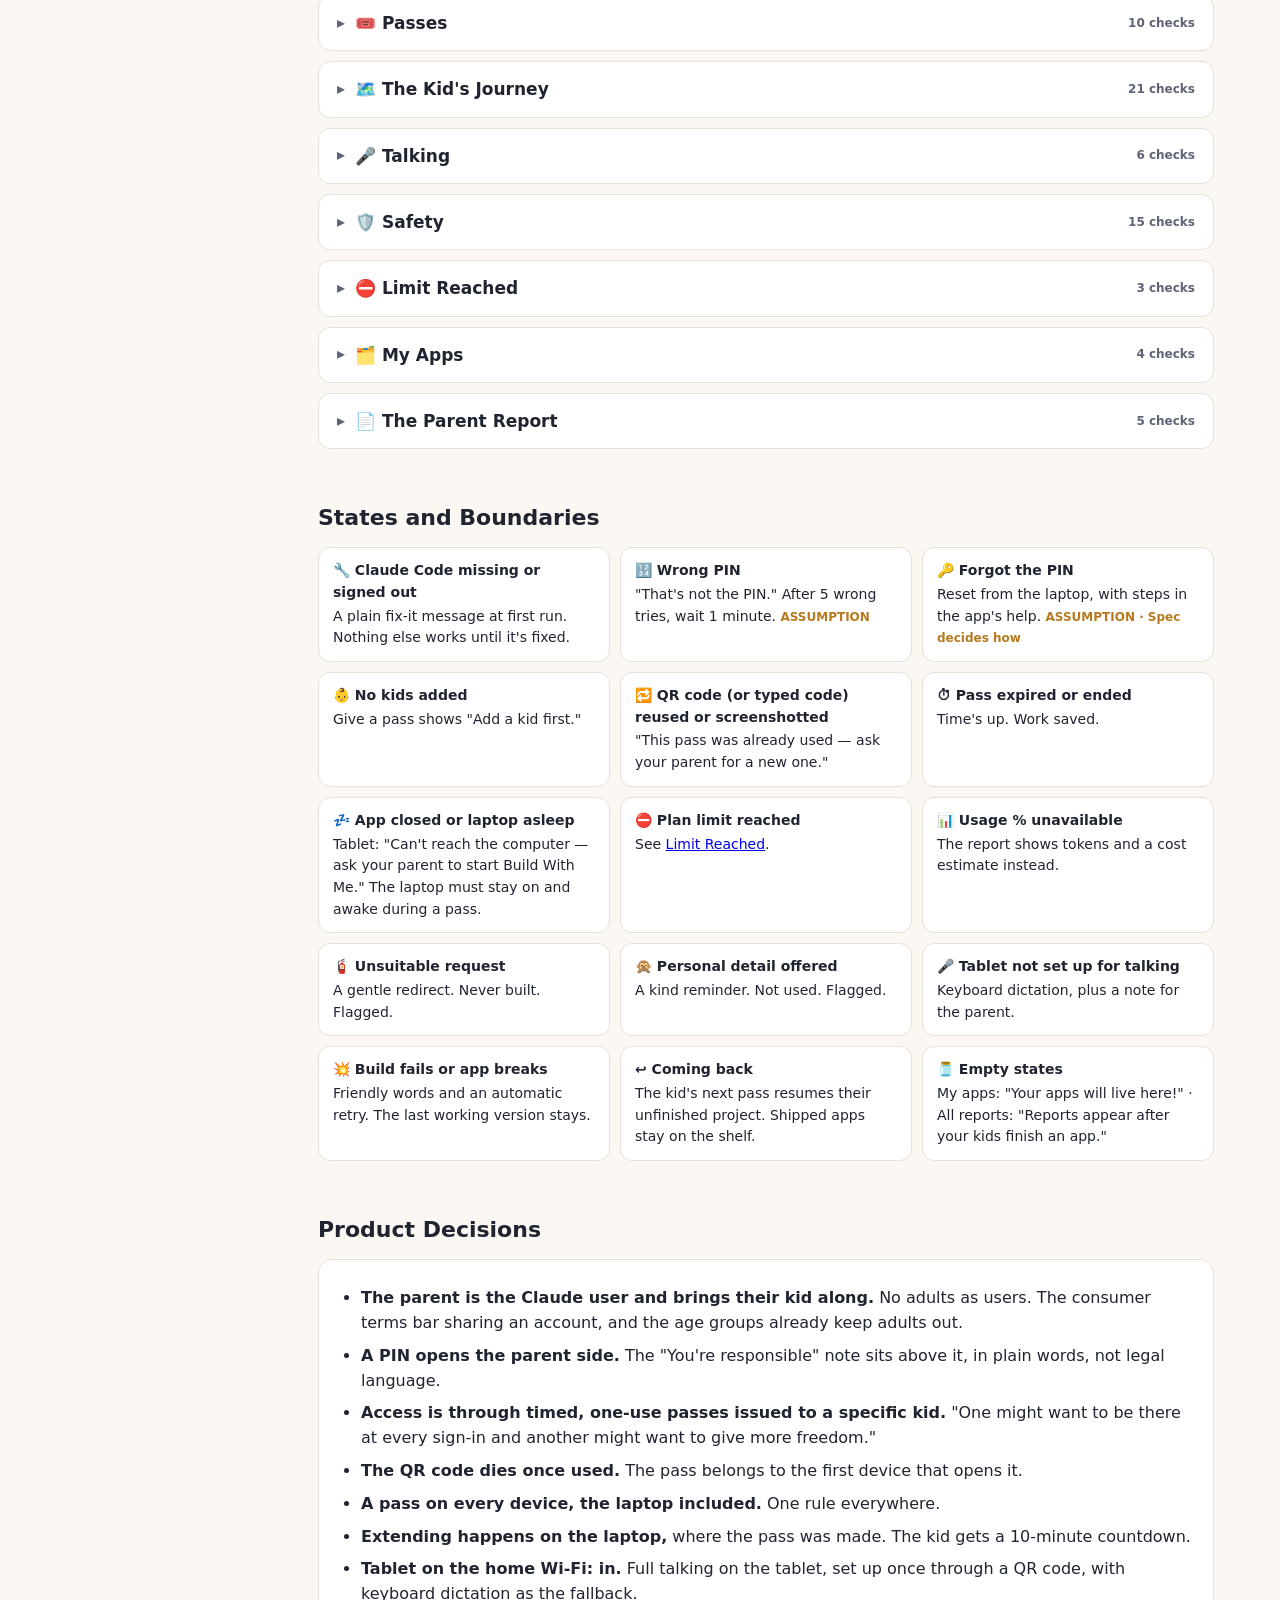
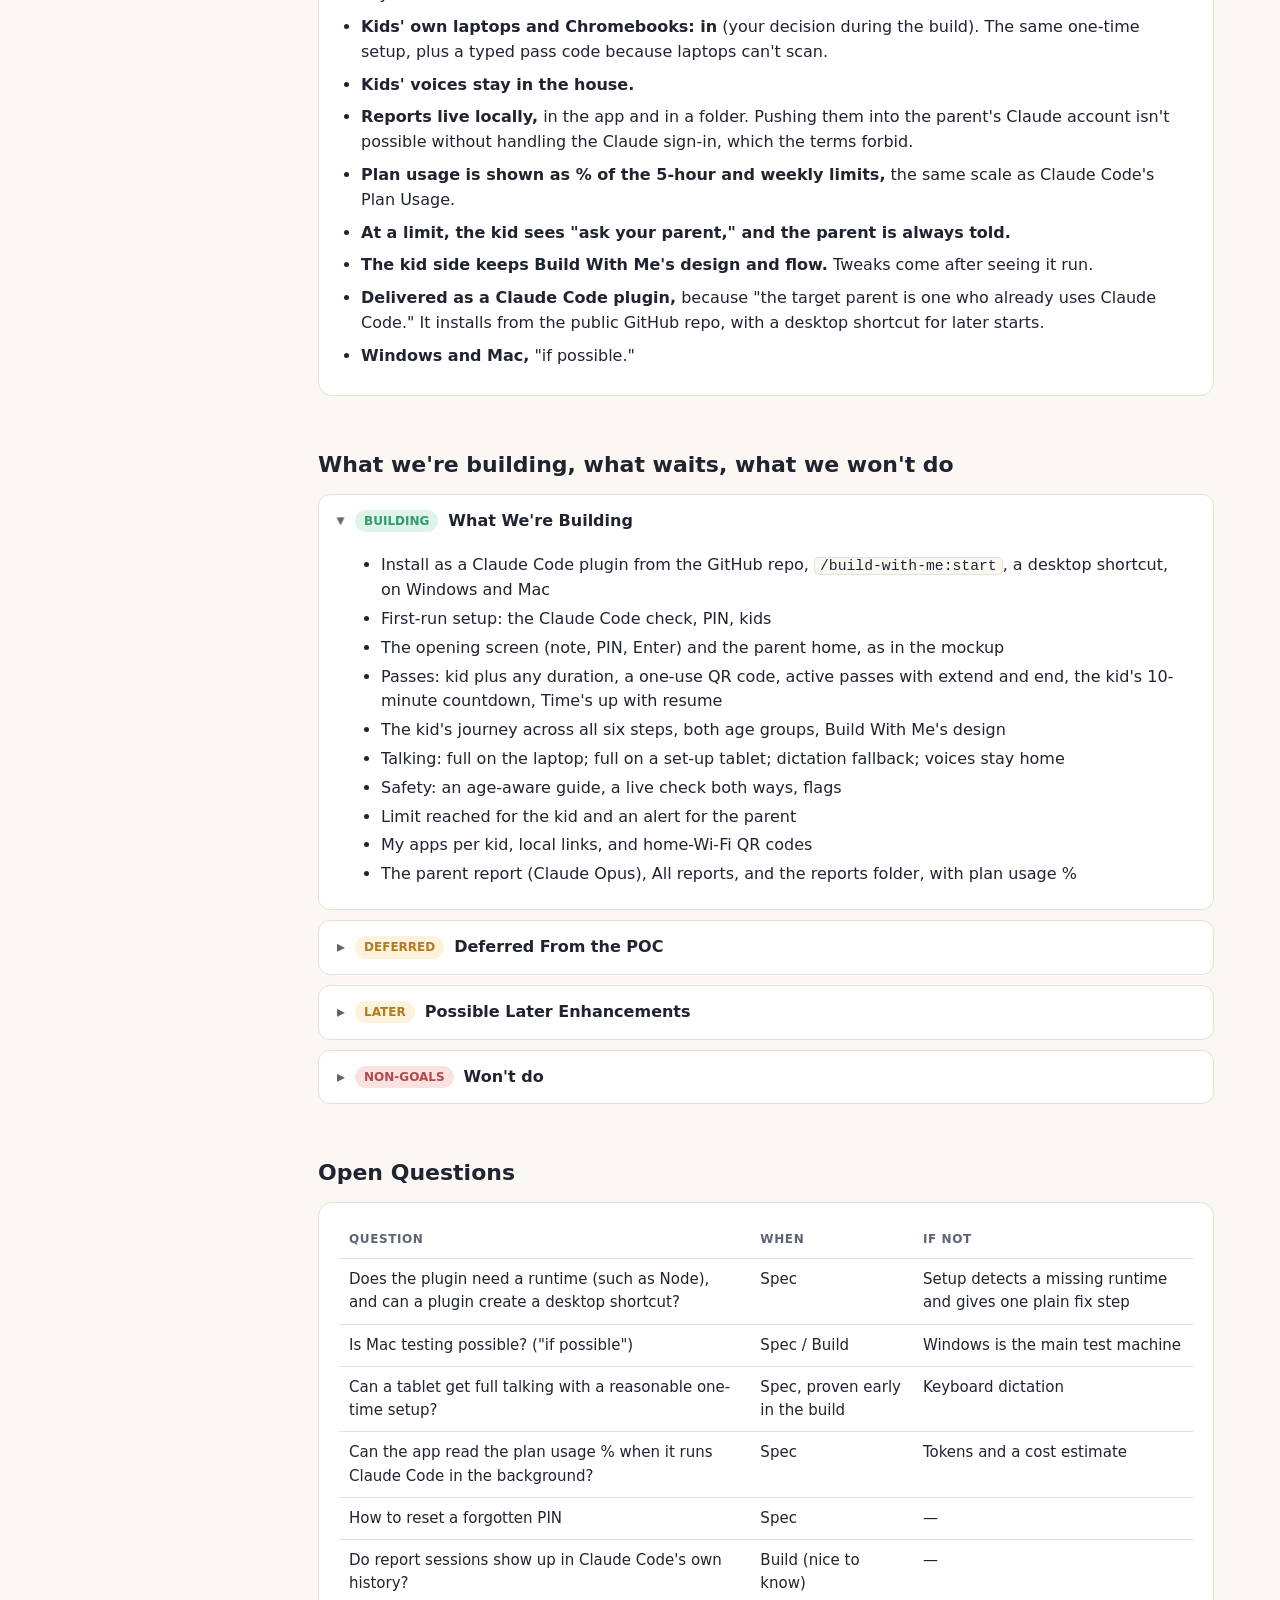
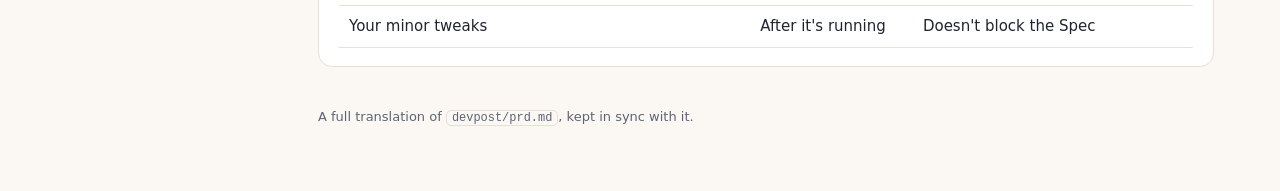
<file: devpost/prd.html>
<!doctype html>
<html lang="en">
<head>
<meta charset="utf-8">
<meta name="viewport" content="width=device-width, initial-scale=1">
<title>Build With Me — PRD</title>
<style>
:root{
  --bg:#fbf8f3; --card:#fff; --ink:#1f2430; --muted:#5d6475; --line:#e6e0d6;
  --parent:#2f9e6e; --parent-soft:#dff3e9; --kid:#3a8ee2; --kid-soft:#e1eefc;
  --accent:#e2733a; --accent-soft:#fde9dc; --warn:#b7791f; --warn-soft:#fdf2dc; --cut:#b34a4a; --cut-soft:#f9e2e2;
}
@media (prefers-color-scheme: dark){
  :root:not([data-theme="light"]){
    --bg:#16181d; --card:#1f232b; --ink:#eceef3; --muted:#a3a9b8; --line:#333945;
    --parent:#4cc08d; --parent-soft:#1b3329; --kid:#6aaef0; --kid-soft:#1d2c3e;
    --accent:#f08a52; --accent-soft:#3a2a20; --warn:#e0a84a; --warn-soft:#3a3020; --cut:#e07a7a; --cut-soft:#3a2222;
  }
}
:root[data-theme="dark"]{
  --bg:#16181d; --card:#1f232b; --ink:#eceef3; --muted:#a3a9b8; --line:#333945;
  --parent:#4cc08d; --parent-soft:#1b3329; --kid:#6aaef0; --kid-soft:#1d2c3e;
  --accent:#f08a52; --accent-soft:#3a2a20; --warn:#e0a84a; --warn-soft:#3a3020; --cut:#e07a7a; --cut-soft:#3a2222;
}
*{box-sizing:border-box}
html{scroll-behavior:smooth}
body{margin:0;background:var(--bg);color:var(--ink);font:16px/1.55 system-ui,-apple-system,"Segoe UI",Roboto,sans-serif}
.layout{max-width:1180px;margin:0 auto;padding:32px 16px 64px;display:grid;grid-template-columns:220px 1fr;gap:32px}
@media (max-width:900px){.layout{grid-template-columns:1fr}.toc{display:none}}
.toc{position:sticky;top:20px;align-self:start;font-size:14px}
.toc b{display:block;color:var(--muted);font-size:12px;text-transform:uppercase;letter-spacing:.05em;margin-bottom:8px}
.toc a{display:block;color:var(--ink);text-decoration:none;padding:4px 10px;border-left:2px solid var(--line)}
.toc a:hover{border-color:var(--parent);color:var(--parent)}
.toc a.sub{padding-left:22px;font-size:13px;color:var(--muted)}
main{min-width:0}
.tag{display:inline-block;background:var(--warn-soft);color:var(--warn);font-weight:700;font-size:13px;padding:3px 10px;border-radius:999px}
h1{font-size:clamp(28px,5vw,38px);margin:10px 0 6px;line-height:1.15}
.lede{color:var(--muted);font-size:17px;margin:0 0 10px}
h2{font-size:22px;margin:44px 0 12px;padding-top:8px;scroll-margin-top:16px}
h3{font-size:17px;margin:0}
.src{font-size:13px;color:var(--muted);margin:-4px 0 12px}
.card{background:var(--card);border:1px solid var(--line);border-radius:14px;padding:18px 20px}
.links{display:flex;gap:10px;flex-wrap:wrap;margin:14px 0 0}
.links a{background:var(--card);border:1px solid var(--line);border-radius:10px;padding:8px 14px;text-decoration:none;color:var(--ink);font-weight:600}
.links a:hover{border-color:var(--parent)}
.expand{background:var(--accent-soft);border-left:5px solid var(--accent)}
svg{width:100%;height:auto;display:block}
svg text{font-family:system-ui,-apple-system,"Segoe UI",sans-serif}
.stepper{display:flex;gap:6px;flex-wrap:wrap;margin-bottom:12px}
.stepper button{border:1px solid var(--line);background:var(--card);color:var(--ink);border-radius:999px;padding:7px 13px;font:inherit;font-size:14px;font-weight:600;cursor:pointer}
.stepper button.p{border-color:var(--parent)} .stepper button.k{border-color:var(--kid)}
.stepper button[aria-selected="true"].p{background:var(--parent);color:#fff}
.stepper button[aria-selected="true"].k{background:var(--kid);color:#fff}
.panel h3{margin:0 0 4px;font-size:18px}
.panel .who{font-size:13px;font-weight:700}
.cols{display:grid;grid-template-columns:1fr 1fr;gap:16px;margin-top:12px}
@media (max-width:700px){.cols{grid-template-columns:1fr}}
.cols h4{margin:0 0 6px;font-size:13px;text-transform:uppercase;letter-spacing:.05em;color:var(--muted)}
ul,ol{margin:6px 0;padding-left:22px} li{margin:4px 0}
.crit{padding-left:0}
.crit li{list-style:none;padding-left:26px;position:relative}
.crit li::before{content:"☐";position:absolute;left:2px;color:var(--parent);font-weight:700}
.crit ul{padding-left:20px} .crit ul li{padding-left:0} .crit ul li::before{content:none}
.navrow{display:flex;justify-content:space-between;margin-top:14px}
.navrow button,.tool{border:1px solid var(--line);background:var(--card);color:var(--ink);border-radius:9px;padding:7px 14px;font:inherit;cursor:pointer}
table{width:100%;border-collapse:collapse;font-size:15px}
th,td{text-align:left;padding:9px 10px;border-bottom:1px solid var(--line);vertical-align:top}
th{font-size:12px;text-transform:uppercase;letter-spacing:.05em;color:var(--muted)}
.tablewrap{overflow-x:auto}
details{background:var(--card);border:1px solid var(--line);border-radius:12px;margin:10px 0;overflow:hidden;scroll-margin-top:16px}
summary{cursor:pointer;padding:14px 18px;list-style:none;display:flex;gap:10px;align-items:center}
summary::-webkit-details-marker{display:none}
summary::before{content:"▸";color:var(--muted);transition:transform .15s}
details[open] summary::before{transform:rotate(90deg)}
summary .count{margin-left:auto;font-size:12px;color:var(--muted);font-weight:600;white-space:nowrap}
details .body{padding:0 20px 16px 40px}
.story{font-style:italic;color:var(--muted);margin:0 0 6px}
.pill{font-size:12px;font-weight:700;padding:2px 9px;border-radius:999px}
.now{background:var(--parent-soft);color:var(--parent)} .later{background:var(--warn-soft);color:var(--warn)} .cut{background:var(--cut-soft);color:var(--cut)}
.states{display:grid;grid-template-columns:repeat(auto-fit,minmax(230px,1fr));gap:10px}
.state{background:var(--card);border:1px solid var(--line);border-radius:12px;padding:12px 14px;font-size:14px}
.state b{display:block;margin-bottom:2px}
.assume{color:var(--warn);font-size:12px;font-weight:700}
.two{display:grid;grid-template-columns:1fr 1fr;gap:14px}
@media (max-width:700px){.two{grid-template-columns:1fr}}
.side{border-top:4px solid var(--parent)} .side.k{border-top-color:var(--kid)}
.side h3{margin-bottom:8px}
.journey ol{counter-reset:none}
.journey h3{margin:0 0 6px}
.dec li{margin:8px 0}
code{background:var(--bg);border:1px solid var(--line);border-radius:5px;padding:0 5px;font-size:.92em}
footer{margin-top:40px;color:var(--muted);font-size:13px}
</style>
</head>
<body>
<div class="layout">
<nav class="toc" aria-label="Contents">
  <b>Contents</b>
  <a href="#overview">Overview</a>
  <a href="#journey">The Core Journey</a>
  <a href="#walk">Screen-by-screen</a>
  <a href="#screens">Screens and Layout</a>
  <a href="#look">Look and Feel</a>
  <a href="#features">Features and Behavior</a>
  <a class="sub" href="#f-install">Installing and Updating</a>
  <a class="sub" href="#f-gate">Parent Gate</a>
  <a class="sub" href="#f-setup">First-Run Setup</a>
  <a class="sub" href="#f-kids">Kids</a>
  <a class="sub" href="#f-passes">Passes</a>
  <a class="sub" href="#f-journey">The Kid's Journey</a>
  <a class="sub" href="#f-talk">Talking</a>
  <a class="sub" href="#f-safety">Safety</a>
  <a class="sub" href="#f-limit">Limit Reached</a>
  <a class="sub" href="#f-apps">My Apps</a>
  <a class="sub" href="#f-report">The Parent Report</a>
  <a href="#states">States and Boundaries</a>
  <a href="#decisions">Product Decisions</a>
  <a href="#boundary">Building / Deferred / Non-Goals</a>
  <a href="#open">Open Questions</a>
</nav>

<main>
  <span class="tag" style="background:var(--parent-soft);color:var(--parent)">PRD · approved 2026-10-06</span>
  <h1 id="overview">Build With Me</h1>
  <p class="lede">A local app on the family's computer. A parent gives one of their kids a timed, one-use pass, and the kid <b>talks</b> their way through the plan-first journey (start → idea → design → tech plan → build → ship) to a real working app, on the laptop or a tablet on the home Wi-Fi. Everything runs on the parent's own signed-in Claude Code. Every finished app ends in two places: a link on the kid's <b>My apps</b> shelf, and a <b>parent report</b> in the Parent area.</p>
  <p class="src">Source: scope › The Unique Kernel, Who It's For</p>
  <div class="links"><a href="parent-mockup.html">👩‍💻 Parent mockup</a><a href="report-mockup.html">📄 Report mockup</a><a href="scope.html">🧭 Scope</a></div>

  <h2>How the scope grew into a product</h2>
  <div class="card expand">
    <ul>
      <li>Scope said <b>"a parent sign-in gate."</b> Now: a PIN screen under a plain "You're responsible" note, plus <b>timed, one-use passes</b> issued to a specific kid, for any length, extended from the laptop, with a 10-minute countdown.</li>
      <li>Scope said <b>"a local link."</b> Now: a per-kid <b>My apps</b> shelf, with links and QR codes that work on any device on the home Wi-Fi.</li>
      <li>Scope said <b>"the parent gets an Opus report."</b> Now: an exact layout, an <b>All reports</b> list, a reports folder, and <b>% of your 5-hour and weekly limits</b>.</li>
      <li>New: <b>tablets on the home Wi-Fi</b>, with full talking after a one-time setup.</li>
      <li>New: <b>delivered as a Claude Code plugin</b>. One install command, <code>/build-with-me:start</code> to start, a desktop shortcut afterwards. Windows and Mac.</li>
    </ul>
  </div>

  <!-- CORE JOURNEY -->
  <h2 id="journey">The Core Journey</h2>
  <p class="src">Source: scope › The Core Loop, What "Working" Looks Like</p>
  <div class="card">
  <svg viewBox="0 0 900 330" role="img" aria-label="Journey: the parent on the laptop opens with a PIN, gives a pass, and the QR code goes to the kid. The kid scans it and goes through Welcome, Theme, six steps and Ship. My apps gets the link and the parent home gets the report. Live safety checks run across the kid's steps.">
    <defs><marker id="a" viewBox="0 0 10 10" refX="9" refY="5" markerWidth="7" markerHeight="7" orient="auto"><path d="M0,0L10,5L0,10z" fill="var(--muted)"/></marker></defs>
    <text x="10" y="22" font-size="12" font-weight="700" fill="var(--parent)">PARENT · LAPTOP</text>
    <text x="10" y="182" font-size="12" font-weight="700" fill="var(--kid)">KID · LAPTOP OR HOME TABLET</text>
    <g font-size="13" fill="var(--ink)" text-anchor="middle">
      <rect x="10" y="34" width="140" height="70" rx="12" fill="var(--parent-soft)" stroke="var(--parent)"/><text x="80" y="64" font-weight="700">Opening</text><text x="80" y="84">note · PIN · Enter</text>
      <rect x="190" y="34" width="150" height="70" rx="12" fill="var(--parent-soft)" stroke="var(--parent)"/><text x="265" y="64" font-weight="700">Give a pass</text><text x="265" y="84">kid · any duration</text>
      <rect x="380" y="34" width="150" height="70" rx="12" fill="var(--parent-soft)" stroke="var(--parent)"/><text x="455" y="64" font-weight="700">Active passes</text><text x="455" y="84">extend · end</text>
      <rect x="720" y="34" width="170" height="70" rx="12" fill="var(--parent-soft)" stroke="var(--parent)"/><text x="805" y="64" font-weight="700">Parent report</text><text x="805" y="84">+ All reports · folder</text>
      <rect x="190" y="196" width="150" height="70" rx="12" fill="var(--kid-soft)" stroke="var(--kid)"/><text x="265" y="226" font-weight="700">Scan the QR code</text><text x="265" y="246">one use only</text>
      <rect x="380" y="196" width="170" height="70" rx="12" fill="var(--kid-soft)" stroke="var(--kid)"/><text x="465" y="226" font-weight="700">Welcome · Theme</text><text x="465" y="246">Start → Tech plan</text>
      <rect x="580" y="196" width="120" height="70" rx="12" fill="var(--kid-soft)" stroke="var(--kid)"/><text x="640" y="226" font-weight="700">Build</text><text x="640" y="246">⅔ app · ⅓ chat</text>
      <rect x="730" y="196" width="160" height="70" rx="12" fill="var(--kid-soft)" stroke="var(--kid)"/><text x="810" y="226" font-weight="700">Ship → My apps</text><text x="810" y="246">link · home QR</text>
    </g>
    <rect x="380" y="290" width="320" height="30" rx="8" fill="var(--accent-soft)" stroke="var(--accent)"/>
    <text x="540" y="310" text-anchor="middle" font-size="12" font-weight="700" fill="var(--ink)">🛡 live safety check · ⏱ 10-min countdown</text>
    <g stroke="var(--muted)" stroke-width="2" fill="none">
      <line x1="150" y1="69" x2="186" y2="69" marker-end="url(#a)"/>
      <line x1="340" y1="69" x2="376" y2="69" marker-end="url(#a)"/>
      <line x1="265" y1="104" x2="265" y2="192" marker-end="url(#a)" stroke="var(--parent)" stroke-dasharray="5 4"/>
      <line x1="340" y1="231" x2="376" y2="231" marker-end="url(#a)"/>
      <line x1="550" y1="231" x2="576" y2="231" marker-end="url(#a)"/>
      <line x1="700" y1="231" x2="726" y2="231" marker-end="url(#a)"/>
      <line x1="810" y1="196" x2="810" y2="108" marker-end="url(#a)" stroke="var(--accent)"/>
      <line x1="455" y1="104" x2="455" y2="192" marker-end="url(#a)" stroke="var(--parent)" stroke-dasharray="2 4"/>
    </g>
    <text x="275" y="150" font-size="11" fill="var(--muted)">QR code</text>
    <text x="462" y="150" font-size="11" fill="var(--muted)">extend → countdown updates</text>
    <text x="818" y="150" font-size="11" fill="var(--muted)">Claude Opus review</text>
  </svg>
  </div>

  <div class="two journey" style="margin-top:14px">
    <div class="card side">
      <h3>First run (once)</h3>
      <ol>
        <li>The parent installs it as a <b>Claude Code plugin</b> from the public GitHub repo, with one install command in Claude Code, and starts it with <code>/build-with-me:start</code>.</li>
        <li>The app checks that Claude Code is installed and signed in. If it isn't, it explains how to fix that before going on.</li>
        <li>The parent reads the responsibility note, creates a <b>PIN</b>, and adds each kid: a nickname, <b>Kid (under 13)</b> or <b>Teen (13–17)</b>, and an emoji.</li>
        <li>Setup offers to add a <b>desktop shortcut</b>, so later starts are a double-click.</li>
      </ol>
    </div>
    <div class="card side k">
      <h3>Every time</h3>
      <ol>
        <li><b>Opening (laptop).</b> The parent double-clicks the shortcut (or types <code>/build-with-me:start</code>). The browser opens: the "You're responsible" note, the PIN, and <b>Enter</b>, which leads to the <b>parent home</b>.</li>
        <li><b>Give a pass.</b> The parent picks the kid and a length of time (a preset or any custom length), then <b>Create pass</b>. A <b>QR code</b> appears, with "open on this laptop" as an alternative.</li>
        <li><b>The kid opens the pass.</b> They scan it on a home-Wi-Fi tablet, or the parent opens it on the laptop. That device gets the pass, and the QR code stops working.</li>
        <li><b>The kid's journey.</b> Welcome ("your helper is an AI, not a person," talk or type), then Theme, then the six steps, adjusted to the kid's age group.</li>
        <li><b>Ship.</b> The kid names the app. It goes on their <b>My apps</b> shelf with a link and a home-Wi-Fi QR code.</li>
        <li><b>The parent report.</b> A separate Claude Opus review is saved in the Parent area and the reports folder. Flags also show under <b>Needs your attention</b>.</li>
        <li><b>Time.</b> A countdown at 10 minutes left. The parent can extend from the laptop. At zero, a friendly "Time's up," and the work waits for the next pass.</li>
      </ol>
    </div>
  </div>
  <div class="card" style="margin-top:14px"><b>Success:</b> a kid has a working app on their shelf, and the parent has a report for it.</div>

  <!-- WALKTHROUGH -->
  <h2 id="walk">Walk through it, screen by screen</h2>
  <div class="card">
    <div class="stepper" id="stepper"></div>
    <div class="panel" id="panel"></div>
    <div class="navrow"><button id="prev">← Back</button><button id="next">Next →</button></div>
  </div>

  <!-- SCREENS -->
  <h2 id="screens">Screens and Layout</h2>
  <div class="two">
    <div class="card side">
      <h3>👩‍💻 Parent side (laptop only)</h3>
      <p class="src" style="margin:4px 0 8px">Laid out as in <a href="parent-mockup.html">parent-mockup.html</a></p>
      <ol>
        <li><b>First-run setup:</b> the Claude Code check, the responsibility note, create the PIN, add the kids.</li>
        <li><b>Opening screen,</b> on one screen without scrolling (on a laptop the note sits beside the PIN pad; on a phone they stack): the app name, the "You're responsible" note, the PIN pad, <b>Enter</b>. <span class="pill">polish round</span></li>
        <li><b>Parent home,</b> fitting one laptop screen: the status in the header row, then three columns (passes · attention and reports · kids); two on a tablet, one on a phone. <span class="pill">polish round</span>
          <ul>
            <li><b>Status strip:</b> Claude Code signed in and the plan; the <b>5-hour limit</b> (% used, reset time); the <b>weekly limit</b> (% used, reset day)</li>
            <li><b>🎟️ Give a pass:</b> pick the kid, pick a duration (presets plus custom), Create pass, then the QR code</li>
            <li><b>⏱️ Active passes:</b> one row per kid, with the live time left, device, current step, and <b>+30 min / +1 hr / End now</b></li>
            <li><b>🔔 Needs your attention:</b> flags and limit-reached alerts</li>
            <li><b>📄 Latest reports:</b> with "All reports →"</li>
            <li><b>🧒 Kids &amp; their apps:</b> Manage, Add a kid, and <b>📱 Set up a tablet for talking</b></li>
            <li><b>⚙️ Settings</b> (change the PIN) and <b>🔒 Lock</b></li>
            <li>a bold note: keep this window open while your kids use Build With Me <span class="pill">final review</span></li>
          </ul></li>
        <li><b>All reports:</b> a table with when, who, what was built, safety, and the app link (<a href="report-mockup.html">report mockup</a>, first tab).</li>
        <li><b>One report:</b> see <a href="#f-report">The Parent Report</a> (report mockup, second tab).</li>
      </ol>
    </div>
    <div class="card side k">
      <h3>🧒 Kid side (laptop or tablet)</h3>
      <p class="src" style="margin:4px 0 8px">Build With Me's screens, kept as they are</p>
      <ol>
        <li><b>Welcome:</b> "your helper is an AI, not a person," talk or type.</li>
        <li><b>Theme:</b> large picture buttons.</li>
        <li><b>Guide conversation</b> (Start to Tech plan): the step bar (six numbered steps, Start to Ship, in their own header band, finished ones with a ✓), a large question card, answer cards, a picture or mock-up area (it appears once there's a picture or a plan; until then the chat uses the full width), the talk button and answer box, and for teens the plan to approve. <span class="pill">polish round</span></li>
        <li><b>Build:</b> about ⅔ app, ⅓ chat.</li>
        <li><b>Ship:</b> name, link, home-Wi-Fi QR code, celebration.</li>
        <li><b>My apps:</b> this kid's apps only.</li>
      </ol>
      <p style="margin:10px 0 0"><b>Overlays and messages:</b> the countdown, Time's up, Limit reached, Pass already used, and Can't reach the computer.</p>
    </div>
  </div>

  <!-- LOOK -->
  <h2 id="look">Look and Feel</h2>
  <p class="src">Source: scope › Inspiration &amp; Identity</p>
  <div class="two">
    <div class="card side k">
      <h3>Kid side: Build With Me's design, as is</h3>
      <p class="story">"They work great."</p>
      <ul>
        <li>Very graphical but clean, with large clear fonts (largest for kids)</li>
        <li>Themes set the helper's style only: unicorns, princesses, robots, cars, space, neon arcade, music, sports, nature, office</li>
        <li>Ideas turn into pictures early</li>
        <li>Finished apps look great: drawn characters, depth, animation, sound with a mute button</li>
        <li><b>Avoid:</b> walls of text, anything that looks like a terminal, generic AI-app styling</li>
      </ul>
    </div>
    <div class="card side">
      <h3>Parent side: calm and clear</h3>
      <p class="story">Like the parent mockup</p>
      <ul>
        <li>Rounded cards on a warm off-white background, with a green accent</li>
        <li>Plain words and emoji section icons</li>
        <li>Light and dark modes</li>
        <li>Glanceable: the time left, % used and flags readable in a second</li>
      </ul>
    </div>
  </div>
  <div class="card" style="margin-top:14px;font-size:14px;color:var(--muted)">Minor tweaks to either side come after you see it running.</div>

  <!-- FEATURES -->
  <h2 id="features">Features and Behavior</h2>
  <p style="margin:0 0 8px"><button class="tool" id="expandAll">Expand all</button> <button class="tool" id="collapseAll">Collapse all</button></p>

  <details id="f-install"><summary><h3>📦 Installing and Updating</h3><span class="count">8 checks</span></summary><div class="body">
    <p class="src">Source: our discussion after the first draft. For a local app, delivery replaces a share link.</p>
    <p class="story">As a parent who already uses Claude Code, I want to add Build With Me with one command, on Windows or a Mac.</p>
    <ul class="crit">
      <li><b>Install:</b> one Claude Code plugin install command, pointing at the public GitHub repo, adds Build With Me. No other downloads, accounts or keys, unless a required runtime is missing; the Spec checks for one.</li>
      <li><b>Start:</b> <code>/build-with-me:start</code> in Claude Code starts the app and opens the browser to the opening screen (or first-run setup the first time).</li>
      <li><b>Desktop shortcut:</b> setup offers one. Afterwards a double-click starts the app with no terminal and no Claude Code window to manage.</li>
      <li><b>Keep the window open:</b> Build With Me runs while its window (the PIN page or the Parent area) is open on the laptop; both say so in bold. Closing it stops the app about a minute later (a reload doesn't count, only awake time counts, a build or report finishes first). Kids' screens show a countdown, and it's cancelled if the window reopens in time. A pass that ended while it was stopped gets its report at the next start. <span class="pill">final review</span></li>
      <li><b>Windows and Mac:</b> the same steps and the same screens on both.</li>
      <li><b>Updating:</b> Claude Code's normal plugin update brings the new version. Kids' apps, reports, kids and the PIN are kept.</li>
      <li><b>Uninstalling:</b> removing the plugin removes the app. The kids' apps and reports stay in their folder until the parent deletes them. <span class="assume">ASSUMPTION</span></li>
      <li><b>The repo's README</b> explains install, start, tablet setup and uninstall in plain words for a parent.</li>
    </ul>
  </div></details>

  <details id="f-gate"><summary><h3>🔐 Parent Gate and Responsibility</h3><span class="count">7 checks</span></summary><div class="body">
    <p class="src">Source: scope › The POC Boundary, Terms Check</p>
    <p class="story">As a parent, I want the app to open only for me, so my kids can't use my Claude account without my say-so.</p>
    <ul class="crit">
      <li>The opening screen shows the "You're responsible" note in plain words, above the PIN and Enter. It says:
        <ul><li>the app runs on your Claude account</li><li>kids get in only with your pass</li><li>you get a report for each app</li><li>Claude's terms say users must be 18+, so letting your kids use it is your decision</li><li>the safety check and reports help you supervise; they don't replace you</li><li>stay nearby</li></ul></li>
      <li>Nothing on the parent side works without the right PIN.</li>
      <li><b>🔒 Lock</b> returns to the opening screen.</li>
      <li>The Parent area locks itself after 15 idle minutes and when its window closes. Wrong PINs lock the PIN pad for longer each time (1, 5, 15, 60, then 240 minutes), kept on disk; after unlocking, the parent sees how many wrong tries there were. /build-with-me:reset-pin also clears the lockout and locks open Parent areas. <span class="pill">safety review</span></li>
      <li>Only this app's own pages may talk to it (the whole address, port included). Other devices reach it only while a pass is live or tablet setup is open; otherwise a "resting" page. Tablet setup works only while its window is open on the laptop and shows the certificate's fingerprint to compare. <span class="pill">safety review</span></li>
      <li>Closing the Parent area locks it about 15 seconds later, even while an app is building or a PIN page is open in another tab. <span class="pill">safety review 2</span></li>
      <li>The app never asks for or shows a Claude password or sign-in. The Claude sign-in stays in Claude Code.</li>
    </ul>
  </div></details>

  <details id="f-setup"><summary><h3>🧰 First-Run Setup</h3><span class="count">4 checks</span></summary><div class="body">
    <p class="story">As a parent installing it, I want a short setup that tells me if anything is missing.</p>
    <ul class="crit">
      <li>Step 1 checks Claude Code. If it's missing or signed out, a plain message says what to do, with <b>Check again</b>. Setup can't continue until it's fixed.</li>
      <li>A nickname typed but not added yet is never lost: it's added on Finish, or the parent is asked to pick Kid or Teen first. <span class="pill">revision round</span></li>
      <li>The parent creates a PIN (entered twice) and adds at least one kid: nickname, Kid or Teen, and emoji.</li>
      <li>After setup, the parent lands on the parent home.</li>
    </ul>
  </div></details>

  <details id="f-kids"><summary><h3>🧒 Kids</h3><span class="count">3 checks</span></summary><div class="body">
    <p class="story">As a parent, I want each kid set up once, so each pass, guide and report fits that kid.</p>
    <ul class="crit">
      <li>Kids can be added, edited or removed in <b>Kids &amp; their apps</b>.</li>
      <li><b>Removing a kid deletes all their data</b> (projects and conversations, apps, reports including the files in the Reports folder, passes). A red warning first lists what will go and says it can't be undone; the parent types the kid's name to confirm. <span class="pill">revision round</span></li>
      <li>A kid's age group (Kid or Teen) is set only here, by the parent. Nothing the kid says changes it.</li>
    </ul>
  </div></details>

  <details id="f-passes"><summary><h3>🎟️ Passes</h3><span class="count">10 checks</span></summary><div class="body">
    <p class="src">Source: scope › The Core Loop</p>
    <p class="story">As a parent, I want to give one kid access for exactly as long as I choose.</p>
    <ul class="crit">
      <li>Create pass needs a kid and a duration. Duration has presets (30 min, 1 hour, 2 hours, Rest of today) or any custom length.</li>
      <li>The QR code is <b>single-use</b>. The first device that opens it holds the pass. Opening it again on any device shows "This pass was already used — ask your parent for a new one."</li>
      <li>"Open on this laptop" uses up the pass the same way.</li>
      <li><b>Laptops and Chromebooks can't scan</b>, so next to the QR code there's a <b>short typed code</b> (e.g. <code>K7QM-3XPA</code>). The kid types it on the "Ask your parent for a pass" screen. It's the same pass: one use, and the QR code and the typed code stop working together. Wrong codes are limited (5 tries, then a 1-minute wait). <span class="pill">added in build</span></li>
      <li>The pass works only on the home Wi-Fi or the laptop itself, and only until it ends.</li>
      <li><b>Active passes</b> shows each live pass: kid, device, current step, and a live countdown.</li>
      <li><b>+30 min / +1 hr</b> extend the pass right away, and the kid's countdown updates on its own. <b>End now</b> ends it right away.</li>
      <li>More than one kid can hold a pass at the same time, one pass per kid.</li>
      <li>One pass can't run down the plan: at most 10 Claude requests a minute and 150 an hour, 5 new apps and 30 builds per pass. Past a limit the kid sees a friendly message and the parent gets a note. <span class="pill">revision round</span></li>
    </ul>
    <p class="story" style="margin-top:12px">As a kid, I want to know when time is running out, so I'm not cut off by surprise.</p>
    <ul class="crit">
      <li>At 10 minutes left, a friendly countdown appears on the kid's screen and stays visible.</li>
      <li>At zero, a "Time's up!" screen appears. An unfinished conversation is saved. A build that's already running finishes and is saved. The next pass for that kid resumes exactly there.</li>
    </ul>
  </div></details>

  <details id="f-journey"><summary><h3>🗺️ The Kid's Journey</h3><span class="count">21 checks</span></summary><div class="body">
    <p class="src">Source: scope › The POC Boundary ("the existing design and flow"). Build With Me's journey, kept as is. Only the parent's profile setting changes the guide.</p>
    <div class="tablewrap" style="margin-bottom:12px">
      <table>
        <thead><tr><th></th><th>Kid (under 13)</th><th>Teen (13–17)</th></tr></thead>
        <tbody>
          <tr><td><b>Teaching</b></td><td>None spoken. The process is the lesson</td><td>The guide names the ideas: design first, test and fix</td></tr>
          <tr><td><b>Questions</b></td><td>Open first; 2 picture idea cards if stuck</td><td>Open first; cards only when unsure</td></tr>
          <tr><td><b>Who decides</b></td><td>The kid owns the idea and the look; the guide does the tech and writes the plans behind the scenes</td><td>The teen owns the idea and the look and approves the Idea and Design plans</td></tr>
          <tr><td><b>Ideas</b></td><td>Lean toward useful and creative over games</td><td>Their own idea first, sharpened</td></tr>
          <tr><td><b>Plans</b></td><td>Never shown</td><td>Shown in plain words for approval</td></tr>
        </tbody>
      </table>
    </div>
    <div class="tablewrap">
      <table>
        <thead><tr><th style="width:120px">Step</th><th>How we'll know it works</th></tr></thead>
        <tbody>
          <tr><td><b>Welcome</b></td><td><ul class="crit"><li>Shows "Your helper is an AI, not a person." The guide's first words say it too.</li><li>The kid chooses talking or typing.</li></ul></td></tr>
          <tr><td><b>Theme</b></td><td><ul class="crit"><li>The theme is the only choice. It sets the helper's look and voice.</li></ul></td></tr>
          <tr><td><b>Start</b></td><td><ul class="crit"><li>Kids get at most two easy questions.</li><li>Teens get the course welcome, which explains planning before building.</li></ul></td></tr>
          <tr><td><b>Idea</b></td><td><ul class="crit"><li>"I don't know" gets 2 opposite-end idea cards with pictures (kids).</li><li><b>💡 Show me ideas</b> (kids; "Need inspiration?" for teens) is there from the very first question, at every guide step. While the kid is still choosing what app to make, it shows three ideas from the idea library at once, matched to the age group and the theme's mood, with <b>✨ Something else</b> and <b>🔀 More ideas</b>; picking one starts the customizing: the guide asks its "make it yours" questions. After that (and at Start, Design and Tech plan) the guide gives three ideas for the current question as answer cards (after Dot to Dot, "What are the secret pictures?" gets a unicorn, a castle, a rainbow), with <b>🔀 Other ideas</b>. A stuck answer ("I don't know", "idk", "help") gets the same ideas right away; after about 20 seconds of quiet the button glows, and in talk mode the guide asks gently. <span class="pill">revision round</span><span class="pill">polish round</span></li><li>A too-big idea gets a friendly pushback and a smaller version.</li><li>Teens approve the idea plan, shown as a short plan card under "Your plan is ready: have a look. Happy with it?" with <b>👍 Looks good</b> and <b>✏️ Change something</b> (the whole plan folds underneath; no Markdown). <span class="pill">revision round</span></li></ul></td></tr>
          <tr><td><b>Design</b></td><td><ul class="crit"><li>Kids pick a look from two mock-ups; teens describe the look they want.</li><li>Teens approve the design plan.</li><li>The build honors the chosen look.</li></ul></td></tr>
          <tr><td><b>Tech plan</b></td><td><ul class="crit"><li>The guide makes every tech choice.</li><li>It gives a one-line "Here's how I'll build it!", and 4–6 build steps in the kid's own words. <span class="pill">revision round</span></li></ul></td></tr>
          <tr><td><b>Build</b></td><td><ul class="crit"><li>About ⅔ app, ⅓ chat.</li><li>A themed animation plays while building, with a teaching progress view: what's being written right now in plain words (the look, the drawings, the rules, sounds…), a progress bar, and the kid's own build steps ticking off as their code gets written. Teens see the real names. <span class="pill">revision round</span></li><li>Ideas from the waiting chat come back as cards when the app is ready (<b>➕ Add</b>, <b>Not now</b>), so nothing the kid suggested is lost. <span class="pill">revision round</span></li><li>The result is a true working app.</li><li>Changes go on a list, and rebuilding applies them. Anything left out is said honestly.</li><li>A broken app is repaired automatically, and nobody sees raw errors.</li></ul></td></tr>
          <tr><td><b>Ship</b></td><td><ul class="crit"><li>The kid names the app, and the name is its title.</li><li>The app has its own icon: a small drawing the builder makes in the app's style, or an emoji that fits; the kid can tap <b>🎲 Try another</b> or pick one. <span class="pill">revision round</span></li><li>It goes on the kid's My apps shelf with its link and home-Wi-Fi QR code.</li></ul></td></tr>
        </tbody>
      </table>
    </div>
  </div></details>

  <details id="f-talk"><summary><h3>🎤 Talking</h3><span class="count">6 checks</span></summary><div class="body">
    <p class="src">Source: scope › The POC Boundary ("talking without API keys"), Open Questions</p>
    <p class="story">As a kid, I want to talk to my helper on the laptop or the tablet, and hear it talk back.</p>
    <ul class="crit">
      <li><b>On the laptop:</b> full talking. The guide reads its words aloud, and listening is hands-free after it speaks, with an "I'm done" button.</li>
      <li><b>On a tablet, or a kid's own laptop or Chromebook:</b> full talking after a <b>one-time parent setup</b>. <b>📱 Set up a tablet or laptop for talking</b> shows a QR code (and an address to type on laptops) that opens a <b>guided wizard on that device</b>:<ul><li>one step per screen, with the right path for iPad, Pixel, Samsung, Windows, Mac or Chromebook (your decision during the build)</li><li>a final <b>Check</b> that turns green ✅ when the tablet trusts the computer, or names the missed step</li></ul>Phones and tablets block websites from installing certificates silently, so a person must approve it once in Settings (your decision after E2).</li>
      <li><b>A tablet that isn't set up</b> falls back to the keyboard's own 🎤 dictation button, and the guide still talks. A friendly note tells the parent how to set it up.</li>
      <li><b>Kids' voices stay in the house.</b> Speech is turned into text on the family's own devices, not by an outside service.</li>
      <li>Each theme has its own voice. Kids get a gentler, slower pace. A ⚙️ menu holds the voice and speed.</li>
      <li>No microphone means typing, with a friendly note.</li>
    </ul>
  </div></details>

  <details id="f-safety"><summary><h3>🛡️ Safety</h3><span class="count">15 checks</span></summary><div class="body">
    <p class="src">Source: scope › The POC Boundary (three safety layers). Everything runs on the parent's Claude.</p>
    <p><b>1 · The guide knows who it's talking to</b></p>
    <ul class="crit"><li>Each session's guide follows the kid's age group, with age-appropriate rules for content and wording.</li></ul>
    <p><b>2 · A live check on every turn</b></p>
    <ul class="crit">
      <li>What the kid says and what the guide replies are both checked before anything is shown or built.</li>
      <li>An unsuitable request (for example, "make the cat explode with blood") gets a gentle redirect to a kid-friendly alternative. It's never built and never scolded.</li>
      <li>The guide never asks for personal details. If one is offered (a full name, school or address), the guide kindly says it doesn't need it, and it doesn't appear in the guide's replies, the plans or the app.</li>
      <li>Every redirect and every personal detail becomes a <b>flag</b> for the report.</li>
      <li>A sign the kid may be hurting or unsafe gets a warm "tell a trusted grown-up" reply, and the parent gets an alert under <b>Needs your attention</b> at once, not only in the report. <span class="pill">README review</span></li>
      <li>Kids' apps can't load or send anything over the internet or open a website, in the previews too. <span class="pill">README review</span></li>
      <li>If the safety check itself can't run, the message is held back (never shown or built), the kid is asked to try again, and the report notes it. <span class="pill">pre-install review</span></li>
      <li>Everything the kid sees is checked before it's shown: the guide's words, pictures, plans and build steps, the change list, the app's name, and every word the finished app can show (checked last, exactly as it's saved). A check answer that can't be read is "couldn't run", never "ok". When more than one applies, unsuitable beats personal. <span class="pill">safety review</span></li>
      <li>"+ New app" writes a report for the app being left. The report's check marks come from the flags, and each flag says who said it (the kid, the guide or the app). <span class="pill">safety review</span></li>
      <li>A wellbeing alert comes with a chime and shows on the PIN page too; it still reaches the parent if the plan limit is hit or the check can't run. <span class="pill">safety review</span></li>
      <li>Words that may mean the kid is hurting always count as wellbeing: when the check calls them unsuitable (self-harm, abuse), refuses to judge them, or can't run, the kid gets the "trusted grown-up" reply and the parent is alerted; a limit reached at that moment still alerts the parent. The instant personal-detail mask only hides names and numbers, so it never hides what a kid says about being hurt. <span class="pill">safety review 2</span></li>
      <li>The check knows grooming (a stranger asking for photos, secrets or to meet), neglect and hopelessness, and the guide answers distress with the grown-up message, not the app. <span class="pill">safety review 2</span></li>
      <li>Everything an app or a picture can show is checked: one-word strings, emoji, style text, event handlers, single-quoted labels and spelled-out letters; text too long to check is held back; the guide's pictures never run scripts; website addresses in the guide's messages aren't clickable. <span class="pill">safety review 2</span></li>
      <li>A pass whose only activity was blocked attempts still gets its report; three or more unsuitable requests from the kid mean Needs a look; wellbeing alerts say who said it (the kid, the guide or an app) and quote the part that was judged; a Wi-Fi hiccup is "try again", never a flag on the kid. <span class="pill">safety review 2</span></li>
    </ul>
    <p><b>3 · The parent report</b> is the backstop (<a href="#f-report">below</a>).</p>
  </div></details>

  <details id="f-limit"><summary><h3>⛔ Limit Reached</h3><span class="count">3 checks</span></summary><div class="body">
    <p class="story">As a parent, I want to know when my kid hits my Claude plan's limit, and my kid shouldn't be confused by it.</p>
    <ul class="crit">
      <li>The kid sees a friendly "Limit reached — ask your parent about it." The work is saved.</li>
      <li><b>Needs your attention</b> shows when it happened, during which kid's session, and when the limit resets.</li>
      <li>When the limit resets and the pass is still active, the kid can continue where they stopped.</li>
    </ul>
  </div></details>

  <details id="f-apps"><summary><h3>🗂️ My Apps</h3><span class="count">4 checks</span></summary><div class="body">
    <p class="story">As a kid, I want my apps to stay on my shelf so I can play with them any time I have a pass.</p>
    <ul class="crit">
      <li>Each kid's shelf shows only their own apps, newest first, with name, the app's own icon and Open.</li>
      <li>Teens also get <b>📄 How I planned it</b>: the plans they approved, as a page that's nice to show or print. <span class="pill">revision round</span></li>
      <li>Apps stay for weeks or months, until a parent deletes them under <b>Kids &amp; their apps → Manage</b>.</li>
      <li>An app's link opens on the laptop, or on any device on the home Wi-Fi, while the app is running.</li>
    </ul>
  </div></details>

  <details id="f-report"><summary><h3>📄 The Parent Report</h3><span class="count">5 checks</span></summary><div class="body">
    <p class="src">Source: scope › The Unique Kernel. Laid out as in <a href="report-mockup.html">report-mockup.html</a></p>
    <p class="story">As a parent, I want a report on every app my kid makes, so I know what happened in my account.</p>
    <ul class="crit">
      <li>A report is made automatically when an app is shipped, by a <b>separate Claude Opus review</b> of the whole conversation, from the idea to the final app.</li>
      <li>A session that ends without shipping (time's up and never resumed, or ended by the parent) gets a "(not finished)" report once the parent ends the pass or it expires.</li>
      <li><b>Every report contains:</b>
        <ul>
          <li><b>Header:</b> the kid, their age group, the date, the safety badge</li>
          <li><b>Facts:</b> time spent (and the pass length), rounds of changes, device, talking or typing</li>
          <li><b>Plan usage:</b> % of the <b>5-hour limit</b> and % of the <b>weekly limit</b> this app used, matching Claude Code's Plan Usage. If that isn't available, tokens and Claude Code's cost estimate instead.</li>
          <li><b>In one paragraph:</b> what they wanted, what got built, how it went</li>
          <li><b>The app:</b> a picture, a description and an Open link</li>
          <li><b>Safety:</b> each flag with what the kid said, what the guide did, and the time and step; OK lines for personal details, the guide's output and staying on topic; a one-line "worth a chat?"</li>
          <li><b>Whose ideas?</b> The kid's share versus the guide's, with a sentence explaining it; whether they started from an idea-list idea, and the ideas they had while the app was building <span class="pill">revision round</span></li>
          <li><b>How it went:</b> a timeline of the steps</li>
          <li><b>Talk about it together:</b> 1–2 conversation starters</li>
          <li><b>The full conversation,</b> folded</li>
        </ul></li>
      <li>Each report is saved <b>both</b> in the app (<b>All reports</b>, behind the PIN) <b>and</b> as an HTML file in a dedicated folder (<code>C:\Users\&lt;you&gt;\Build With Me\Reports</code>) that opens even when the app isn't running.</li>
      <li><b>All reports</b> lists every report newest first: when, who, what was built, a safety badge (No flags / N flags handled / Needs a look), and the app link. A report with flags also appears under <b>Needs your attention</b>.</li>
    </ul>
  </div></details>

  <!-- STATES -->
  <h2 id="states">States and Boundaries</h2>
  <div class="states">
    <div class="state"><b>🔧 Claude Code missing or signed out</b>A plain fix-it message at first run. Nothing else works until it's fixed.</div>
    <div class="state"><b>🔢 Wrong PIN</b>"That's not the PIN." After 5 wrong tries, wait 1 minute. <span class="assume">ASSUMPTION</span></div>
    <div class="state"><b>🔑 Forgot the PIN</b>Reset from the laptop, with steps in the app's help. <span class="assume">ASSUMPTION · Spec decides how</span></div>
    <div class="state"><b>👶 No kids added</b>Give a pass shows "Add a kid first."</div>
    <div class="state"><b>🔁 QR code (or typed code) reused or screenshotted</b>"This pass was already used — ask your parent for a new one."</div>
    <div class="state"><b>⏱ Pass expired or ended</b>Time's up. Work saved.</div>
    <div class="state"><b>💤 App closed or laptop asleep</b>Tablet: "Can't reach the computer — ask your parent to start Build With Me." The laptop must stay on and awake during a pass.</div>
    <div class="state"><b>⛔ Plan limit reached</b>See <a href="#f-limit">Limit Reached</a>.</div>
    <div class="state"><b>📊 Usage % unavailable</b>The report shows tokens and a cost estimate instead.</div>
    <div class="state"><b>🧯 Unsuitable request</b>A gentle redirect. Never built. Flagged.</div>
    <div class="state"><b>🙊 Personal detail offered</b>A kind reminder. Not used. Flagged.</div>
    <div class="state"><b>🎤 Tablet not set up for talking</b>Keyboard dictation, plus a note for the parent.</div>
    <div class="state"><b>💥 Build fails or app breaks</b>Friendly words and an automatic retry. The last working version stays.</div>
    <div class="state"><b>↩️ Coming back</b>The kid's next pass resumes their unfinished project. Shipped apps stay on the shelf.</div>
    <div class="state"><b>🫙 Empty states</b>My apps: "Your apps will live here!" · All reports: "Reports appear after your kids finish an app."</div>
  </div>

  <!-- DECISIONS -->
  <h2 id="decisions">Product Decisions</h2>
  <div class="card"><ul class="dec">
    <li><b>The parent is the Claude user and brings their kid along.</b> No adults as users. The consumer terms bar sharing an account, and the age groups already keep adults out.</li>
    <li><b>A PIN opens the parent side.</b> The "You're responsible" note sits above it, in plain words, not legal language.</li>
    <li><b>Access is through timed, one-use passes issued to a specific kid.</b> "One might want to be there at every sign-in and another might want to give more freedom."</li>
    <li><b>The QR code dies once used.</b> The pass belongs to the first device that opens it.</li>
    <li><b>A pass on every device, the laptop included.</b> One rule everywhere.</li>
    <li><b>Extending happens on the laptop,</b> where the pass was made. The kid gets a 10-minute countdown.</li>
    <li><b>Tablet on the home Wi-Fi: in.</b> Full talking on the tablet, set up once through a QR code, with keyboard dictation as the fallback.</li>
    <li><b>Kids' own laptops and Chromebooks: in</b> (your decision during the build). The same one-time setup, plus a typed pass code because laptops can't scan.</li>
    <li><b>Kids' voices stay in the house.</b></li>
    <li><b>Reports live locally,</b> in the app and in a folder. Pushing them into the parent's Claude account isn't possible without handling the Claude sign-in, which the terms forbid.</li>
    <li><b>Plan usage is shown as % of the 5-hour and weekly limits,</b> the same scale as Claude Code's Plan Usage.</li>
    <li><b>At a limit, the kid sees "ask your parent," and the parent is always told.</b></li>
    <li><b>The kid side keeps Build With Me's design and flow.</b> Tweaks come after seeing it run.</li>
    <li><b>Delivered as a Claude Code plugin,</b> because "the target parent is one who already uses Claude Code." It installs from the public GitHub repo, with a desktop shortcut for later starts.</li>
    <li><b>Windows and Mac,</b> "if possible."</li>
  </ul></div>

  <!-- BOUNDARY -->
  <h2 id="boundary">What we're building, what waits, what we won't do</h2>
  <details open><summary><span class="pill now">BUILDING</span> <b>What We're Building</b></summary><div class="body"><ul>
    <li>Install as a Claude Code plugin from the GitHub repo, <code>/build-with-me:start</code>, a desktop shortcut, on Windows and Mac</li>
    <li>First-run setup: the Claude Code check, PIN, kids</li>
    <li>The opening screen (note, PIN, Enter) and the parent home, as in the mockup</li>
    <li>Passes: kid plus any duration, a one-use QR code, active passes with extend and end, the kid's 10-minute countdown, Time's up with resume</li>
    <li>The kid's journey across all six steps, both age groups, Build With Me's design</li>
    <li>Talking: full on the laptop; full on a set-up tablet; dictation fallback; voices stay home</li>
    <li>Safety: an age-aware guide, a live check both ways, flags</li>
    <li>Limit reached for the kid and an alert for the parent</li>
    <li>My apps per kid, local links, and home-Wi-Fi QR codes</li>
    <li>The parent report (Claude Opus), All reports, and the reports folder, with plan usage %</li>
  </ul></div></details>
  <details><summary><span class="pill later">DEFERRED</span> <b>Deferred From the POC</b></summary><div class="body"><ul>
    <li><b>Sharing outside the home (hosting):</b> to evaluate in step 5. For now, links work only at home while the app is running.</li>
    <li><b>A more natural voice:</b> beyond the voices available on the device.</li>
    <li><b>The "behind the scenes" learning session:</b> after an app is finished.</li>
    <li><b>Reports inside the parent's Claude account:</b> not possible within the terms. Local reports cover the need.</li>
  </ul></div></details>
  <details><summary><span class="pill later">LATER</span> <b>Possible Later Enhancements</b></summary><div class="body"><ul>
    <li>Emailing or texting the parent when a report with flags arrives.</li>
    <li>A "pause" button on active passes.</li>
    <li>Per-kid daily time budgets.</li>
  </ul></div></details>
  <details><summary><span class="pill cut">NON-GOALS</span> <b>Won't do</b></summary><div class="body"><ul>
    <li><b>Not for adults as users.</b> The consumer terms forbid sharing the account.</li>
    <li><b>Never handles Claude sign-in or tokens.</b> It uses the parent's unmodified, signed-in Claude Code.</li>
    <li><b>No cloud services, accounts, databases or API keys.</b> Simplicity was the whole point of going local.</li>
    <li><b>No public-service compliance work.</b> Each install is a parent's own project.</li>
    <li><b>Not a game generator,</b> and not a mock-up tool. The end product is a true working app.</li>
  </ul></div></details>

  <!-- OPEN -->
  <h2 id="open">Open Questions</h2>
  <div class="card tablewrap">
    <table>
      <thead><tr><th>Question</th><th>When</th><th>If not</th></tr></thead>
      <tbody>
        <tr><td>Does the plugin need a runtime (such as Node), and can a plugin create a desktop shortcut?</td><td>Spec</td><td>Setup detects a missing runtime and gives one plain fix step</td></tr>
        <tr><td>Is Mac testing possible? ("if possible")</td><td>Spec / Build</td><td>Windows is the main test machine</td></tr>
        <tr><td>Can a tablet get full talking with a reasonable one-time setup?</td><td>Spec, proven early in the build</td><td>Keyboard dictation</td></tr>
        <tr><td>Can the app read the plan usage % when it runs Claude Code in the background?</td><td>Spec</td><td>Tokens and a cost estimate</td></tr>
        <tr><td>How to reset a forgotten PIN</td><td>Spec</td><td>—</td></tr>
        <tr><td>Do report sessions show up in Claude Code's own history?</td><td>Build (nice to know)</td><td>—</td></tr>
        <tr><td>Your minor tweaks</td><td>After it's running</td><td>Doesn't block the Spec</td></tr>
      </tbody>
    </table>
  </div>

  <footer>A full translation of <code>devpost/prd.md</code>, kept in sync with it.</footer>
</main>
</div>
<script>
const steps=[
 {k:'p',t:'Install',who:'Parent · once · Windows or Mac',see:['One plugin install command in Claude Code, from the public GitHub repo','/build-with-me starts it and opens the browser','Offer of a desktop shortcut for later starts'],crit:['No other downloads, accounts or keys (unless a runtime is missing; the Spec checks)','Same steps and screens on Windows and Mac','A plugin update keeps apps, reports, kids and the PIN','Uninstall keeps the kids\' apps and reports in their folder (assumption)']},
 {k:'p',t:'Setup',who:'Parent · once',see:['Claude Code check, with a fix-it message if needed','The responsibility note','Create a PIN (twice)','Add kids: nickname, Kid/Teen, emoji'],crit:['Claude Code missing or signed out blocks setup with plain steps','At least one kid is needed to finish','Lands on the parent home']},
 {k:'p',t:'Opening',who:'Parent · laptop',see:['App name','"You\'re responsible" note in plain words','PIN pad','Enter button'],crit:['Nothing on the parent side works without the PIN','🔒 Lock returns here','No Claude password or sign-in ever shown']},
 {k:'p',t:'Give a pass',who:'Parent · laptop',see:['Pick a kid','30 min · 1 hr · 2 hr · Rest of today · custom','Create pass → QR code plus "open on this laptop"'],crit:['QR code is single-use; the first device keeps the pass','Works only on home Wi-Fi or the laptop, until it ends','One pass per kid; several kids at once is OK']},
 {k:'p',t:'Active passes',who:'Parent · laptop',see:['Each kid: device, step, live countdown','+30 min · +1 hr · End now','Needs your attention: flags, limits'],crit:['Extending updates the kid\'s countdown right away','End now ends it right away','Limit alerts show the time, the kid and the reset time']},
 {k:'k',t:'Welcome',who:'Kid · laptop or tablet',see:['"Your helper is an AI, not a person"','Talk or type','Theme picker'],crit:['The AI disclosure is on screen and in the first words','The theme is the only choice']},
 {k:'k',t:'Six steps',who:'Kid',see:['Question card, answer cards, mock-ups','Guide adjusted by Kid/Teen','Teens approve the Idea and Design plans'],crit:['Too-big ideas shrink with a friendly pushback','Kids pick a look from two mock-ups; teens describe the look they want','The guide makes every tech choice']},
 {k:'k',t:'Build',who:'Kid',see:['⅔ app · ⅓ chat','Themed animation while building','Rounds of changes by talking'],crit:['A true working app','Leftover changes are said honestly','Breakages are repaired automatically, with no raw errors']},
 {k:'k',t:'Ship & My apps',who:'Kid',see:['Name the app','The kid\'s own shelf','Link plus home-Wi-Fi QR code'],crit:['Only this kid\'s apps on their shelf','Apps stay until the parent deletes them','Open on any home device while the app runs']},
 {k:'k',t:'Countdown',who:'Kid',see:['A friendly timer at 10 min left','"Time\'s up for today!" at zero'],crit:['The timer stays visible','Unfinished work is saved; a running build finishes','The next pass resumes exactly there']},
 {k:'p',t:'Report',who:'Parent · laptop',see:['Header, facts, % of 5-hour and weekly limits','One-paragraph summary, the app, safety flags','Whose ideas, timeline, conversation starters, full chat'],crit:['Made automatically on Ship by a separate Claude Opus review','Unfinished sessions get a "(not finished)" report','Saved in All reports AND in C:\\Users\\&lt;you&gt;\\Build With Me\\Reports','Flagged reports appear under Needs your attention']},
];
const st=document.getElementById('stepper'),pn=document.getElementById('panel');let cur=0;
steps.forEach((s,i)=>{const b=document.createElement('button');b.className=s.k;b.textContent=(i+1)+'. '+s.t;b.onclick=()=>show(i);st.appendChild(b)});
function show(i){cur=i;[...st.children].forEach((b,j)=>b.setAttribute('aria-selected',j===i));const s=steps[i];
 pn.innerHTML=`<span class="who" style="color:var(--${s.k==='p'?'parent':'kid'})">${s.who}</span><h3>${s.t}</h3><div class="cols"><div><h4>What they see</h4><ul>${s.see.map(x=>`<li>${x}</li>`).join('')}</ul></div><div><h4>How we'll know it works</h4><ul class="crit">${s.crit.map(x=>`<li>${x}</li>`).join('')}</ul></div></div>`;}
document.getElementById('prev').onclick=()=>show((cur-1+steps.length)%steps.length);
document.getElementById('next').onclick=()=>show((cur+1)%steps.length);
show(0);
const feats=()=>document.querySelectorAll('#features ~ details[id^="f-"]');
document.getElementById('expandAll').onclick=()=>feats().forEach(d=>d.open=true);
document.getElementById('collapseAll').onclick=()=>feats().forEach(d=>d.open=false);
document.querySelectorAll('.toc a[href^="#f-"]').forEach(a=>a.addEventListener('click',()=>{const d=document.querySelector(a.getAttribute('href'));if(d)d.open=true}));
</script>
</body>
</html>
</file>
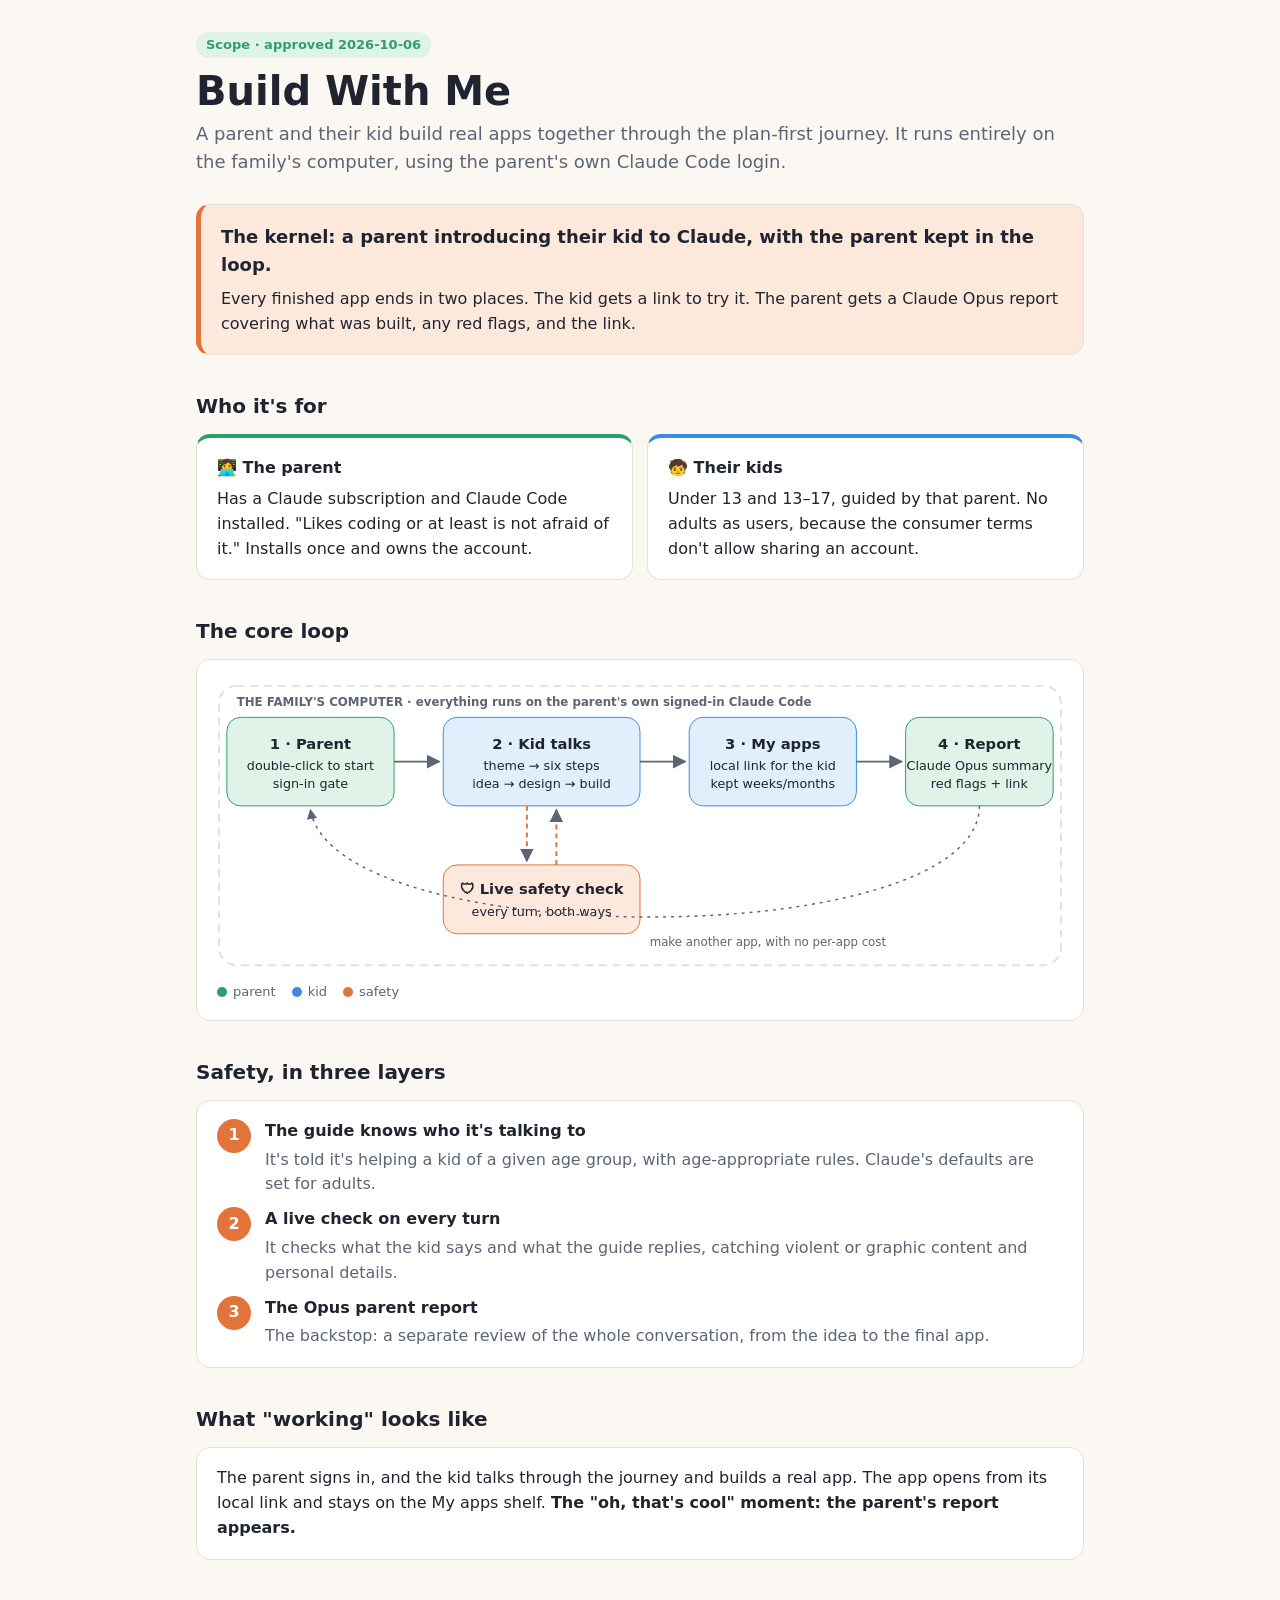
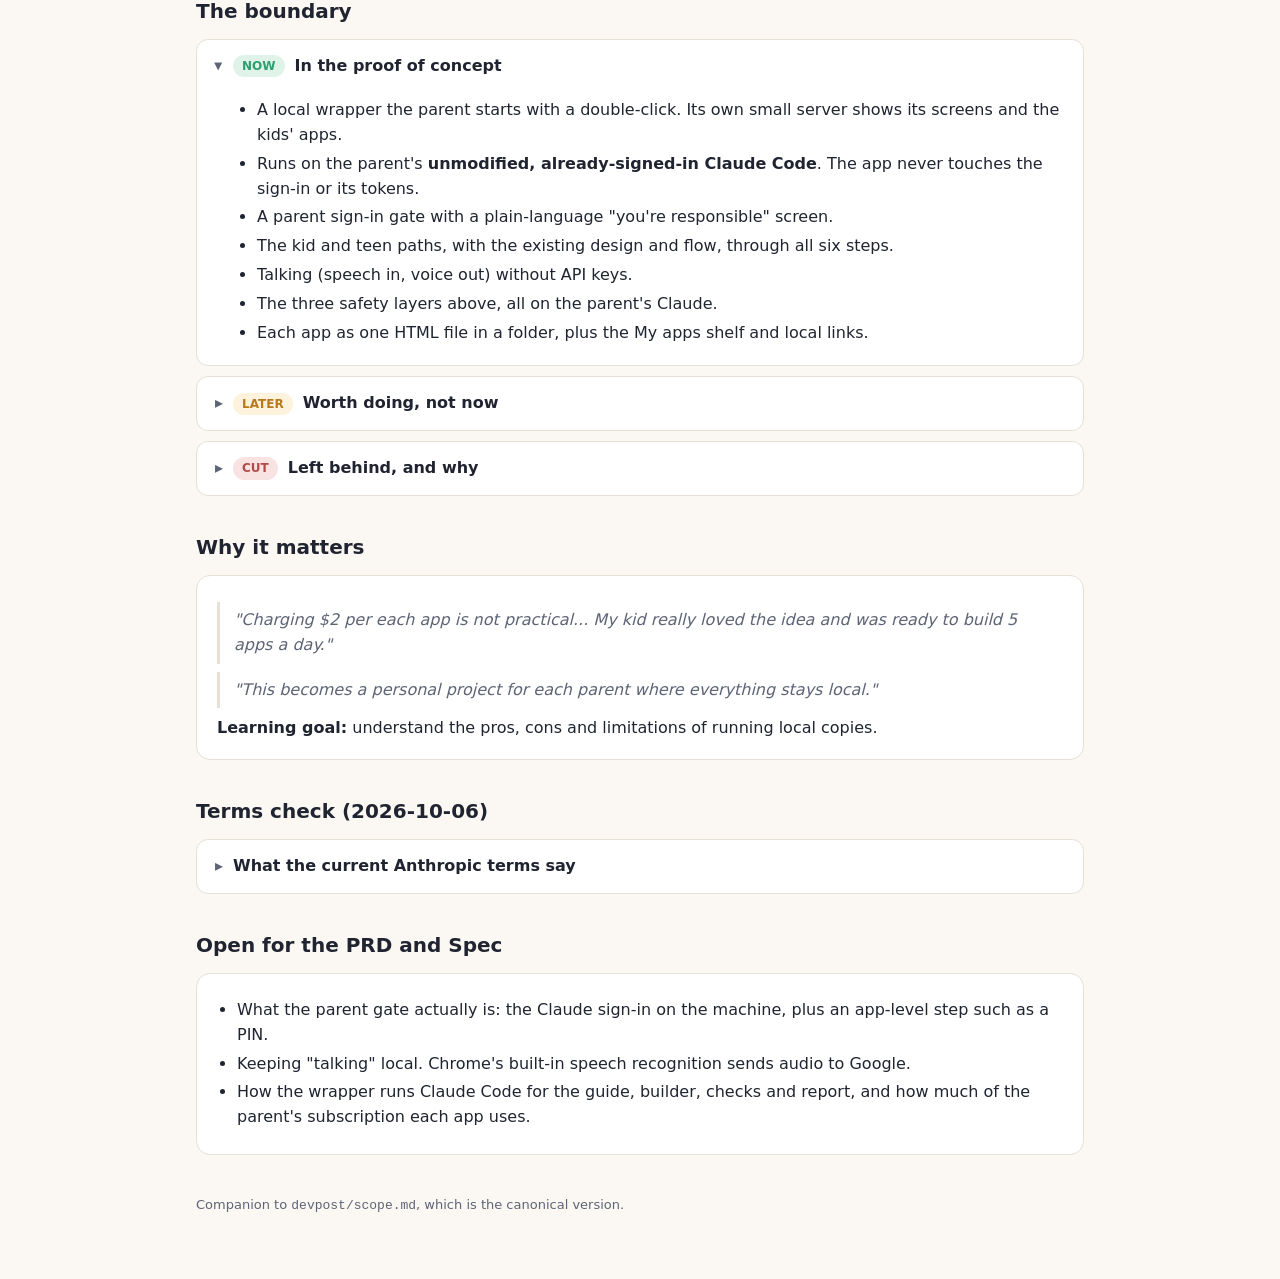
<file: devpost/scope.html>
<!doctype html>
<html lang="en">
<head>
<meta charset="utf-8">
<meta name="viewport" content="width=device-width, initial-scale=1">
<title>Build With Me — Scope</title>
<style>
:root{
  --bg:#fbf8f3; --card:#ffffff; --ink:#1f2430; --muted:#5d6475; --line:#e6e0d6;
  --accent:#e2733a; --accent-soft:#fde9dc; --kid:#3a8ee2; --kid-soft:#e1eefc;
  --parent:#2f9e6e; --parent-soft:#dff3e9; --warn:#b7791f; --warn-soft:#fdf2dc; --cut:#b34a4a; --cut-soft:#f9e2e2;
}
@media (prefers-color-scheme: dark){
  :root:not([data-theme="light"]){
    --bg:#16181d; --card:#1f232b; --ink:#eceef3; --muted:#a3a9b8; --line:#333945;
    --accent:#f08a52; --accent-soft:#3a2a20; --kid:#6aaef0; --kid-soft:#1d2c3e;
    --parent:#4cc08d; --parent-soft:#1b3329; --warn:#e0a84a; --warn-soft:#3a3020; --cut:#e07a7a; --cut-soft:#3a2222;
  }
}
:root[data-theme="dark"]{
  --bg:#16181d; --card:#1f232b; --ink:#eceef3; --muted:#a3a9b8; --line:#333945;
  --accent:#f08a52; --accent-soft:#3a2a20; --kid:#6aaef0; --kid-soft:#1d2c3e;
  --parent:#4cc08d; --parent-soft:#1b3329; --warn:#e0a84a; --warn-soft:#3a3020; --cut:#e07a7a; --cut-soft:#3a2222;
}
*{box-sizing:border-box}
body{margin:0;background:var(--bg);color:var(--ink);font:16px/1.55 system-ui,-apple-system,"Segoe UI",Roboto,sans-serif}
main{max-width:920px;margin:0 auto;padding:32px 16px 64px}
header .tag{display:inline-block;background:var(--parent-soft);color:var(--parent);font-weight:600;font-size:13px;padding:3px 10px;border-radius:999px}
h1{font-size:clamp(28px,5vw,40px);margin:10px 0 6px;line-height:1.15}
.lede{color:var(--muted);font-size:18px;margin:0 0 28px}
h2{font-size:20px;margin:36px 0 12px}
.card{background:var(--card);border:1px solid var(--line);border-radius:14px;padding:18px 20px}
.kernel{border-left:5px solid var(--accent);background:var(--accent-soft)}
.kernel strong{font-size:18px}
.grid{display:grid;gap:14px;grid-template-columns:repeat(auto-fit,minmax(240px,1fr))}
.who h3{margin:0 0 6px;font-size:16px}
.who.parent{border-top:4px solid var(--parent)} .who.kid{border-top:4px solid var(--kid)}
svg{width:100%;height:auto;display:block}
svg text{font-family:system-ui,-apple-system,"Segoe UI",sans-serif}
.legend{display:flex;gap:16px;flex-wrap:wrap;font-size:13px;color:var(--muted);margin-top:8px}
.dot{display:inline-block;width:10px;height:10px;border-radius:50%;margin-right:6px;vertical-align:middle}
details{background:var(--card);border:1px solid var(--line);border-radius:12px;margin:10px 0;overflow:hidden}
summary{cursor:pointer;padding:14px 18px;font-weight:600;list-style:none;display:flex;align-items:center;gap:10px}
summary::-webkit-details-marker{display:none}
summary::before{content:"▸";transition:transform .15s;color:var(--muted)}
details[open] summary::before{transform:rotate(90deg)}
details .body{padding:0 18px 14px 40px}
.pill{font-size:12px;font-weight:700;padding:2px 9px;border-radius:999px}
.now .pill{background:var(--parent-soft);color:var(--parent)}
.later .pill{background:var(--warn-soft);color:var(--warn)}
.cut .pill{background:var(--cut-soft);color:var(--cut)}
ul{margin:6px 0;padding-left:20px} li{margin:4px 0}
.layers{display:grid;gap:10px}
.layer{display:flex;gap:14px;align-items:flex-start}
.layer .n{flex:0 0 34px;height:34px;border-radius:50%;background:var(--accent);color:#fff;font-weight:700;display:grid;place-items:center}
.layer p{margin:4px 0 0;color:var(--muted)}
blockquote{margin:8px 0;padding:6px 14px;border-left:3px solid var(--line);color:var(--muted);font-style:italic}
.terms .ok{color:var(--parent);font-weight:700} .terms .no{color:var(--cut);font-weight:700}
a{color:var(--kid)}
footer{margin-top:40px;color:var(--muted);font-size:13px}
</style>
</head>
<body>
<main>
<header>
  <span class="tag">Scope · approved 2026-10-06</span>
  <h1>Build With Me</h1>
  <p class="lede">A parent and their kid build real apps together through the plan-first journey. It runs entirely on the family's computer, using the parent's own Claude Code login.</p>
</header>

<div class="card kernel">
  <strong>The kernel: a parent introducing their kid to Claude, with the parent kept in the loop.</strong>
  <p style="margin:8px 0 0">Every finished app ends in two places. The kid gets a link to try it. The parent gets a Claude Opus report covering what was built, any red flags, and the link.</p>
</div>

<h2>Who it's for</h2>
<div class="grid">
  <div class="card who parent"><h3>👩‍💻 The parent</h3>Has a Claude subscription and Claude Code installed. "Likes coding or at least is not afraid of it." Installs once and owns the account.</div>
  <div class="card who kid"><h3>🧒 Their kids</h3>Under 13 and 13–17, guided by that parent. No adults as users, because the consumer terms don't allow sharing an account.</div>
</div>

<h2>The core loop</h2>
<div class="card">
<svg viewBox="0 0 860 300" role="img" aria-label="Core loop: parent starts the app and signs in, kid talks through six steps with a live safety check, the app is saved to the My apps shelf with a local link for the kid, and an Opus report goes to the parent.">
  <defs>
    <marker id="ar" viewBox="0 0 10 10" refX="9" refY="5" markerWidth="7" markerHeight="7" orient="auto"><path d="M0,0 L10,5 L0,10 z" fill="var(--muted)"/></marker>
  </defs>
  <!-- boxes -->
  <rect x="10" y="40" width="170" height="90" rx="14" fill="var(--parent-soft)" stroke="var(--parent)"/>
  <text x="95" y="72" text-anchor="middle" font-weight="700" fill="var(--ink)" font-size="15">1 · Parent</text>
  <text x="95" y="94" text-anchor="middle" fill="var(--ink)" font-size="13">double-click to start</text>
  <text x="95" y="112" text-anchor="middle" fill="var(--ink)" font-size="13">sign-in gate</text>

  <rect x="230" y="40" width="200" height="90" rx="14" fill="var(--kid-soft)" stroke="var(--kid)"/>
  <text x="330" y="72" text-anchor="middle" font-weight="700" fill="var(--ink)" font-size="15">2 · Kid talks</text>
  <text x="330" y="94" text-anchor="middle" fill="var(--ink)" font-size="13">theme → six steps</text>
  <text x="330" y="112" text-anchor="middle" fill="var(--ink)" font-size="13">idea → design → build</text>

  <rect x="230" y="190" width="200" height="70" rx="14" fill="var(--accent-soft)" stroke="var(--accent)"/>
  <text x="330" y="220" text-anchor="middle" font-weight="700" fill="var(--ink)" font-size="15">🛡 Live safety check</text>
  <text x="330" y="242" text-anchor="middle" fill="var(--ink)" font-size="13">every turn, both ways</text>

  <rect x="480" y="40" width="170" height="90" rx="14" fill="var(--kid-soft)" stroke="var(--kid)"/>
  <text x="565" y="72" text-anchor="middle" font-weight="700" fill="var(--ink)" font-size="15">3 · My apps</text>
  <text x="565" y="94" text-anchor="middle" fill="var(--ink)" font-size="13">local link for the kid</text>
  <text x="565" y="112" text-anchor="middle" fill="var(--ink)" font-size="13">kept weeks/months</text>

  <rect x="700" y="40" width="150" height="90" rx="14" fill="var(--parent-soft)" stroke="var(--parent)"/>
  <text x="775" y="72" text-anchor="middle" font-weight="700" fill="var(--ink)" font-size="15">4 · Report</text>
  <text x="775" y="94" text-anchor="middle" fill="var(--ink)" font-size="13">Claude Opus summary</text>
  <text x="775" y="112" text-anchor="middle" fill="var(--ink)" font-size="13">red flags + link</text>

  <!-- arrows -->
  <line x1="180" y1="85" x2="226" y2="85" stroke="var(--muted)" stroke-width="2" marker-end="url(#ar)"/>
  <line x1="430" y1="85" x2="476" y2="85" stroke="var(--muted)" stroke-width="2" marker-end="url(#ar)"/>
  <line x1="650" y1="85" x2="696" y2="85" stroke="var(--muted)" stroke-width="2" marker-end="url(#ar)"/>
  <line x1="315" y1="130" x2="315" y2="186" stroke="var(--accent)" stroke-width="2" stroke-dasharray="5 4" marker-end="url(#ar)"/>
  <line x1="345" y1="190" x2="345" y2="134" stroke="var(--accent)" stroke-width="2" stroke-dasharray="5 4" marker-end="url(#ar)"/>
  <!-- the computer boundary -->
  <rect x="2" y="8" width="856" height="284" rx="18" fill="none" stroke="var(--line)" stroke-width="2" stroke-dasharray="8 6"/>
  <text x="20" y="28" fill="var(--muted)" font-size="12" font-weight="600">THE FAMILY'S COMPUTER · everything runs on the parent's own signed-in Claude Code</text>
  <!-- loop back -->
  <path d="M775 130 C 775 280, 120 280, 95 134" fill="none" stroke="var(--muted)" stroke-width="1.5" stroke-dasharray="3 5" marker-end="url(#ar)"/>
  <text x="560" y="272" text-anchor="middle" fill="var(--muted)" font-size="12">make another app, with no per-app cost</text>
</svg>
<div class="legend"><span><span class="dot" style="background:var(--parent)"></span>parent</span><span><span class="dot" style="background:var(--kid)"></span>kid</span><span><span class="dot" style="background:var(--accent)"></span>safety</span></div>
</div>

<h2>Safety, in three layers</h2>
<div class="card layers">
  <div class="layer"><div class="n">1</div><div><strong>The guide knows who it's talking to</strong><p>It's told it's helping a kid of a given age group, with age-appropriate rules. Claude's defaults are set for adults.</p></div></div>
  <div class="layer"><div class="n">2</div><div><strong>A live check on every turn</strong><p>It checks what the kid says and what the guide replies, catching violent or graphic content and personal details.</p></div></div>
  <div class="layer"><div class="n">3</div><div><strong>The Opus parent report</strong><p>The backstop: a separate review of the whole conversation, from the idea to the final app.</p></div></div>
</div>

<h2>What "working" looks like</h2>
<div class="card">The parent signs in, and the kid talks through the journey and builds a real app. The app opens from its local link and stays on the My apps shelf. <strong>The "oh, that's cool" moment: the parent's report appears.</strong></div>

<h2>The boundary</h2>
<details class="now" open><summary><span class="pill">NOW</span> In the proof of concept</summary><div class="body"><ul>
  <li>A local wrapper the parent starts with a double-click. Its own small server shows its screens and the kids' apps.</li>
  <li>Runs on the parent's <strong>unmodified, already-signed-in Claude Code</strong>. The app never touches the sign-in or its tokens.</li>
  <li>A parent sign-in gate with a plain-language "you're responsible" screen.</li>
  <li>The kid and teen paths, with the existing design and flow, through all six steps.</li>
  <li>Talking (speech in, voice out) without API keys.</li>
  <li>The three safety layers above, all on the parent's Claude.</li>
  <li>Each app as one HTML file in a folder, plus the My apps shelf and local links.</li>
</ul></div></details>
<details class="later"><summary><span class="pill">LATER</span> Worth doing, not now</summary><div class="body"><ul>
  <li>Sharing outside the home (hosting). Optional, to evaluate in step 5.</li>
  <li>A more natural voice than the browser's own voices.</li>
  <li>The "behind the scenes" learning session after an app is finished.</li>
</ul></div></details>
<details class="cut"><summary><span class="pill">CUT</span> Left behind, and why</summary><div class="body"><ul>
  <li><strong>Firestore and the Firebase setup:</strong> replaced by files on the family's computer.</li>
  <li><strong>API keys, App Check, and the Google Cloud voice:</strong> they need keys and accounts, and the goal is the simplest install.</li>
  <li><strong>Invite codes and the allowance:</strong> no per-app cost, so nothing to meter.</li>
  <li><strong>Adults as users:</strong> the consumer terms bar sharing an account.</li>
  <li><strong>Public-service compliance work:</strong> each install is a parent's own project. The conversation still reaches Anthropic under the parent's own account.</li>
</ul></div></details>

<h2>Why it matters</h2>
<div class="card">
  <blockquote>"Charging $2 per each app is not practical... My kid really loved the idea and was ready to build 5 apps a day."</blockquote>
  <blockquote>"This becomes a personal project for each parent where everything stays local."</blockquote>
  <p style="margin:8px 0 0"><strong>Learning goal:</strong> understand the pros, cons and limitations of running local copies.</p>
</div>

<h2>Terms check (2026-10-06)</h2>
<details class="terms"><summary>What the current Anthropic terms say</summary><div class="body">
  <p><span class="ok">✓ Allowed:</span> a user signing in to the <em>unmodified</em> Claude Code program with their own subscription, even when another product runs it (<a href="https://code.claude.com/docs/en/legal-and-compliance">Claude Code legal page</a>). Apps may not offer Claude login themselves or handle sign-in tokens.</p>
  <p><span class="no">✗ Constraint:</span> the consumer accounts require users to be 18+, and "You also may not make your Account available to anyone else" (<a href="https://www.anthropic.com/legal/consumer-terms">Consumer Terms</a>).</p>
  <p><strong>Decision:</strong> the parent guides their own kids, with a parent gate and plain-language responsibility, and no sharing with other adults. Not legal advice.</p>
</div></details>

<h2>Open for the PRD and Spec</h2>
<div class="card"><ul>
  <li>What the parent gate actually is: the Claude sign-in on the machine, plus an app-level step such as a PIN.</li>
  <li>Keeping "talking" local. Chrome's built-in speech recognition sends audio to Google.</li>
  <li>How the wrapper runs Claude Code for the guide, builder, checks and report, and how much of the parent's subscription each app uses.</li>
</ul></div>

<footer>Companion to <code>devpost/scope.md</code>, which is the canonical version.</footer>
</main>
</body>
</html>
</file>
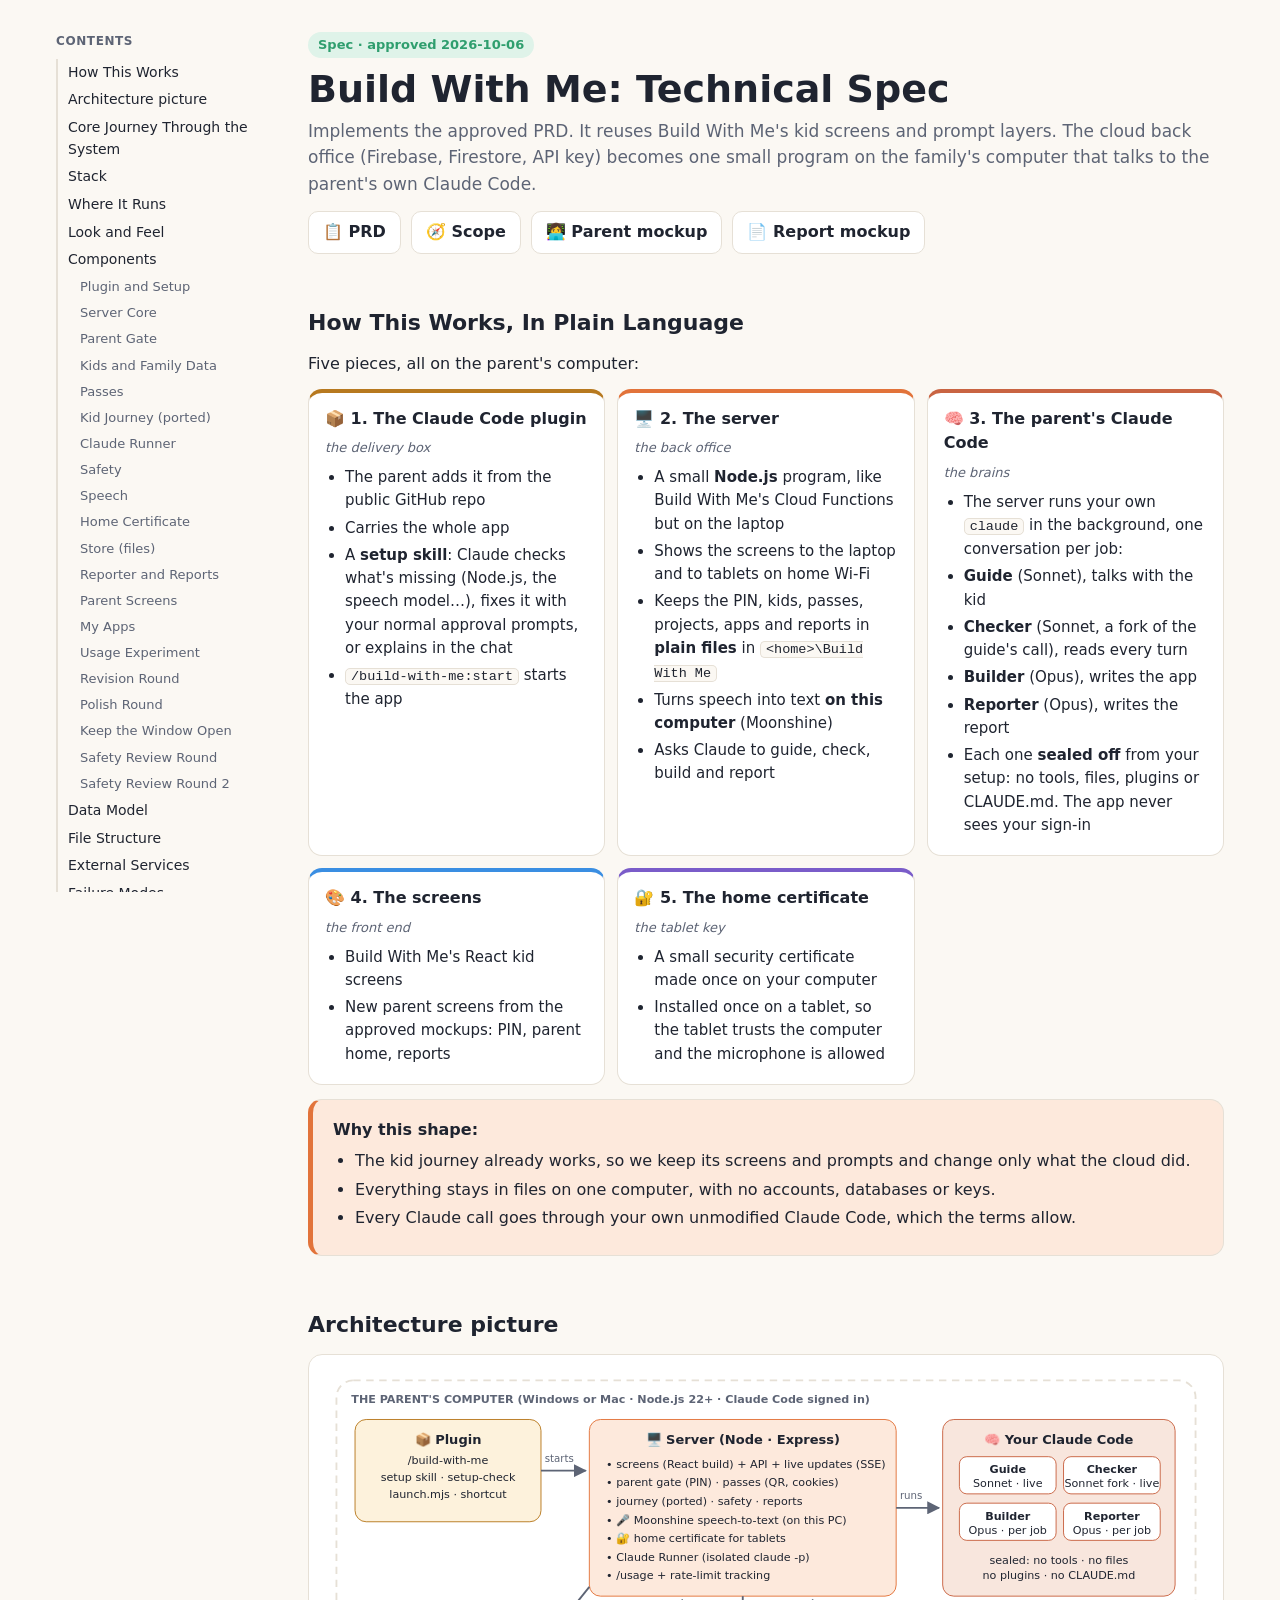
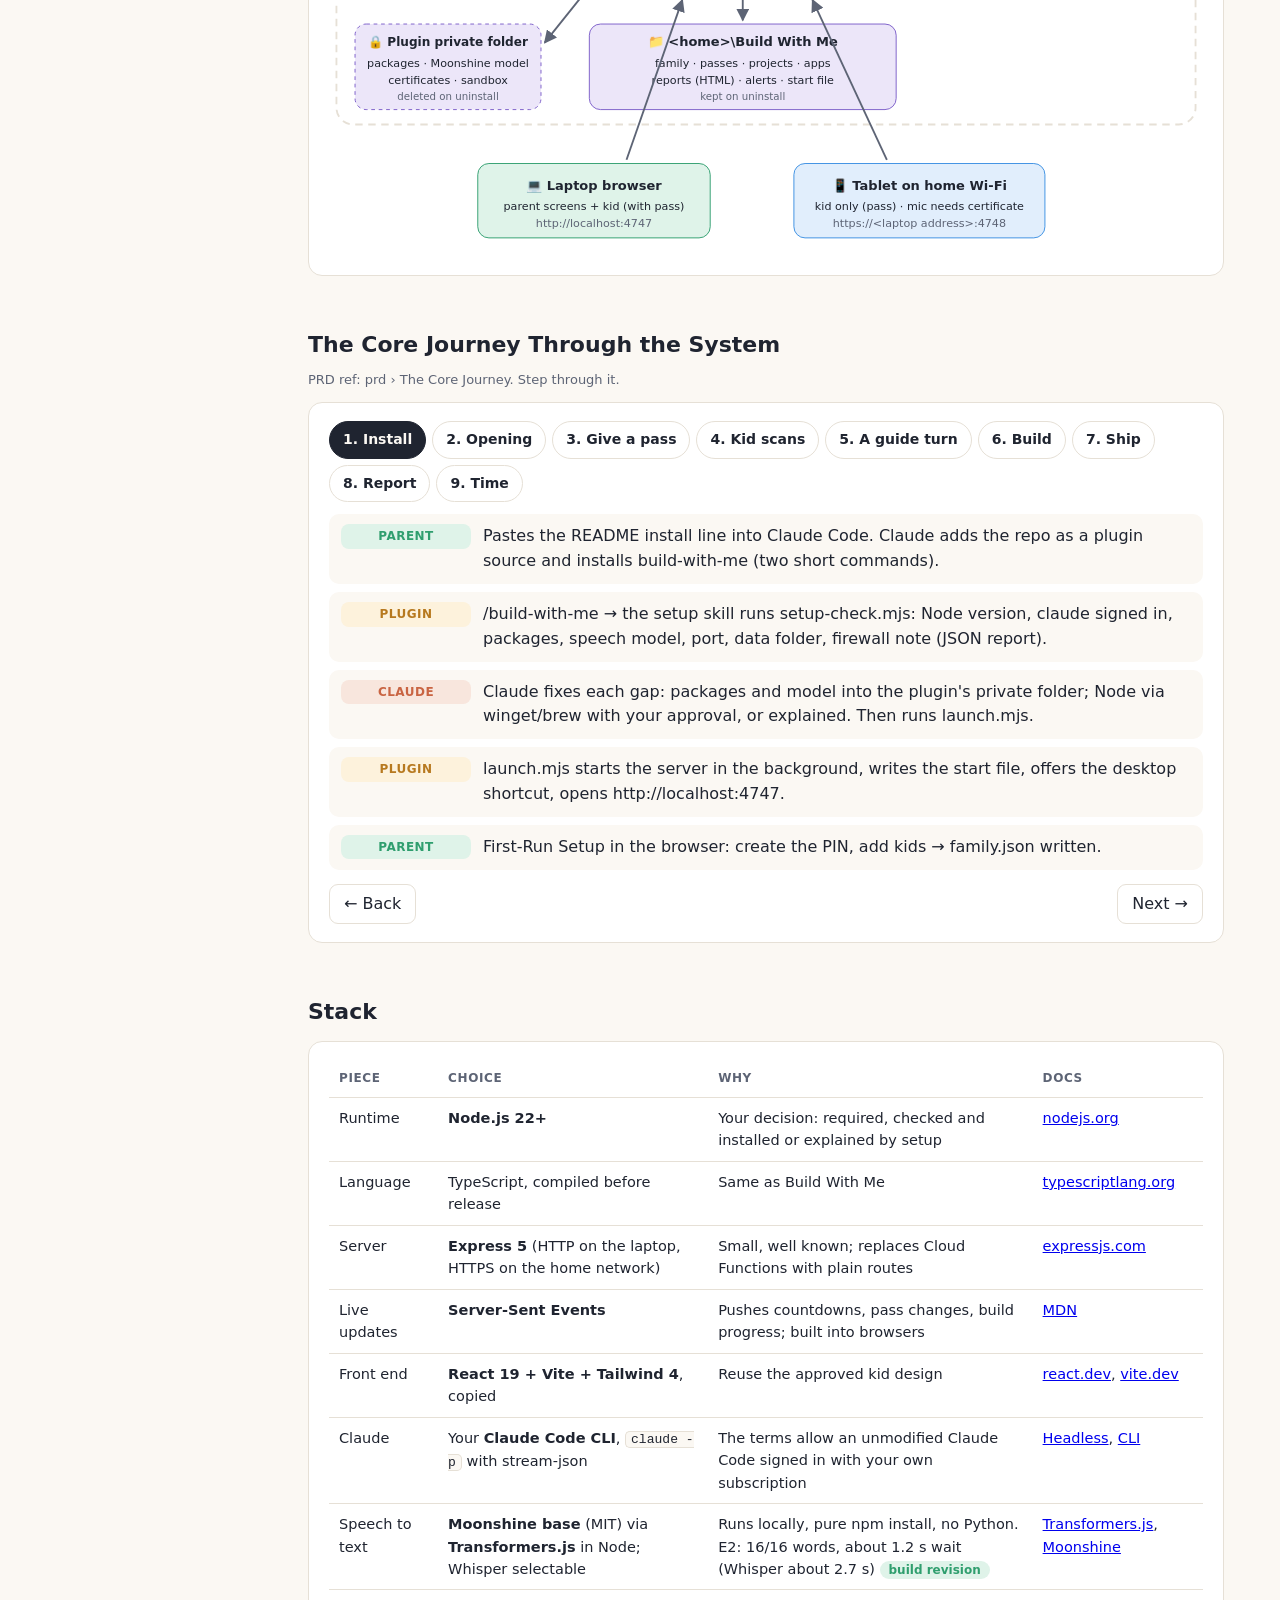
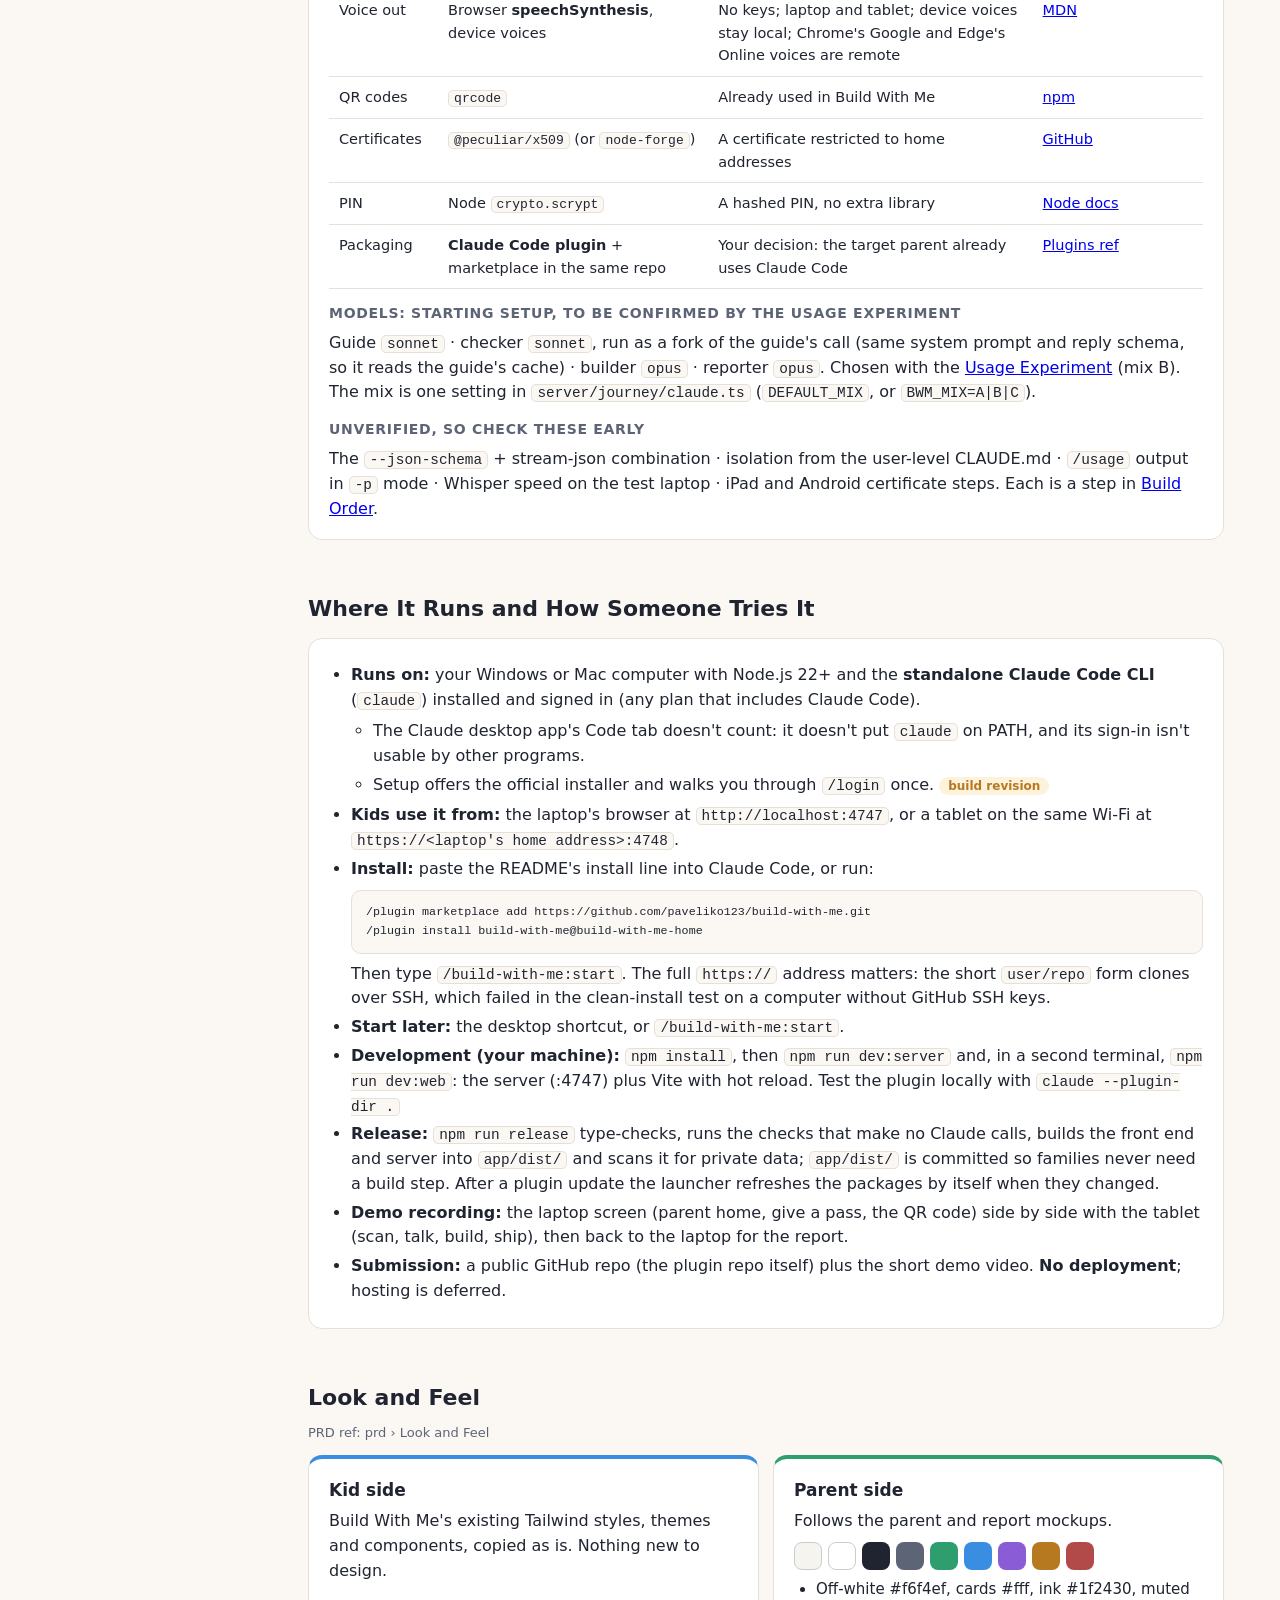
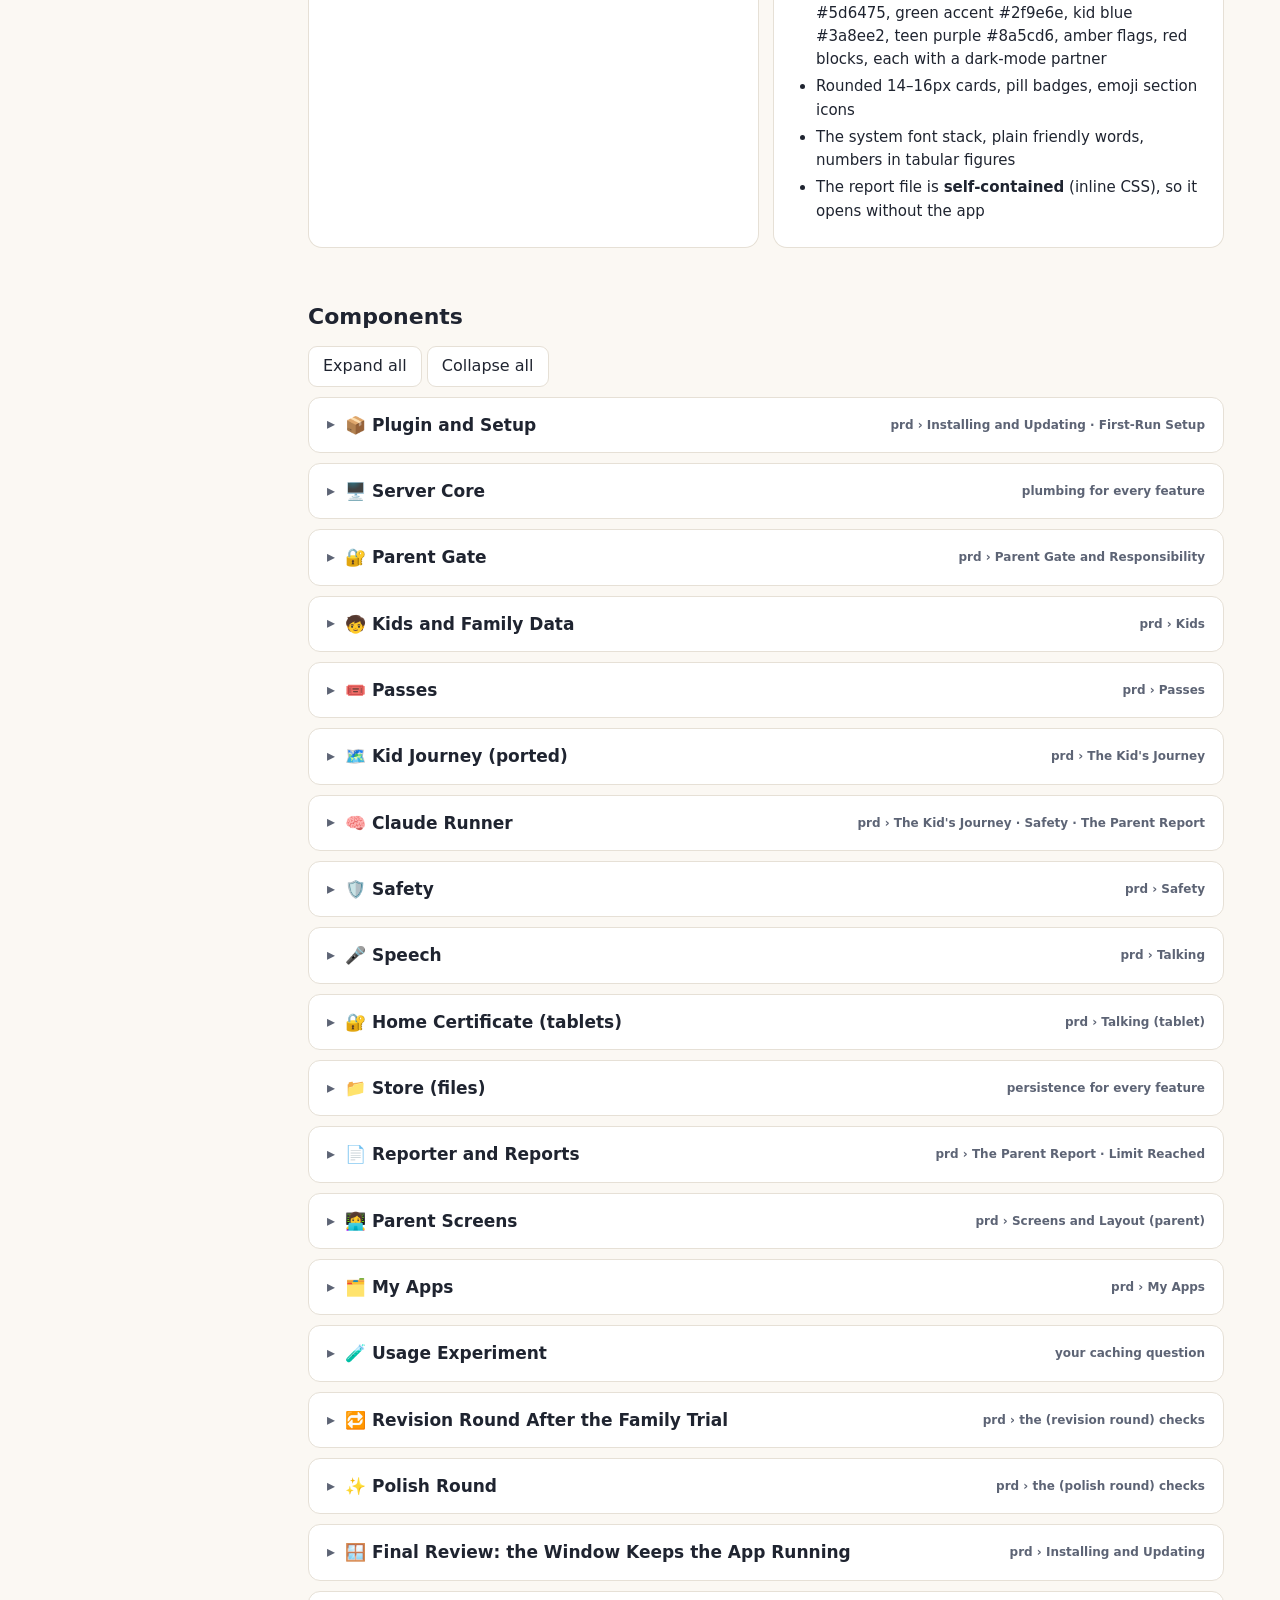
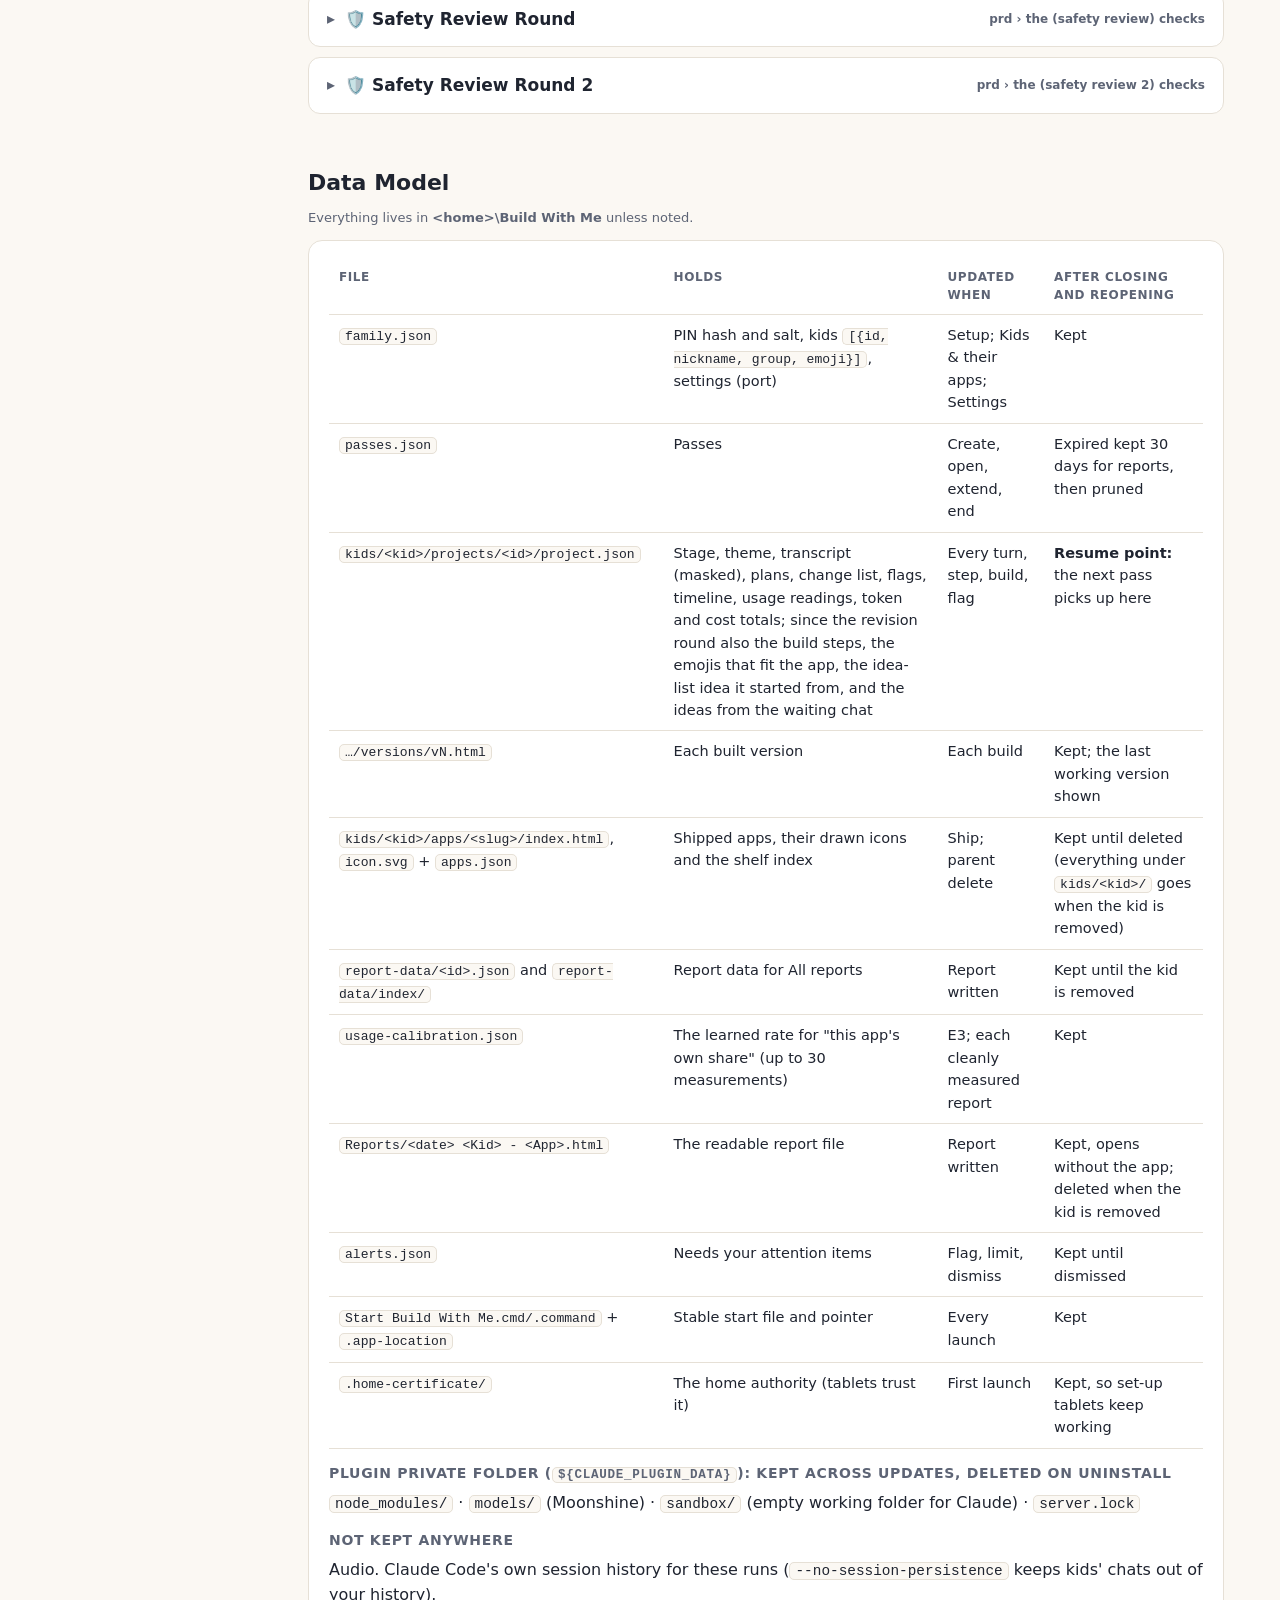
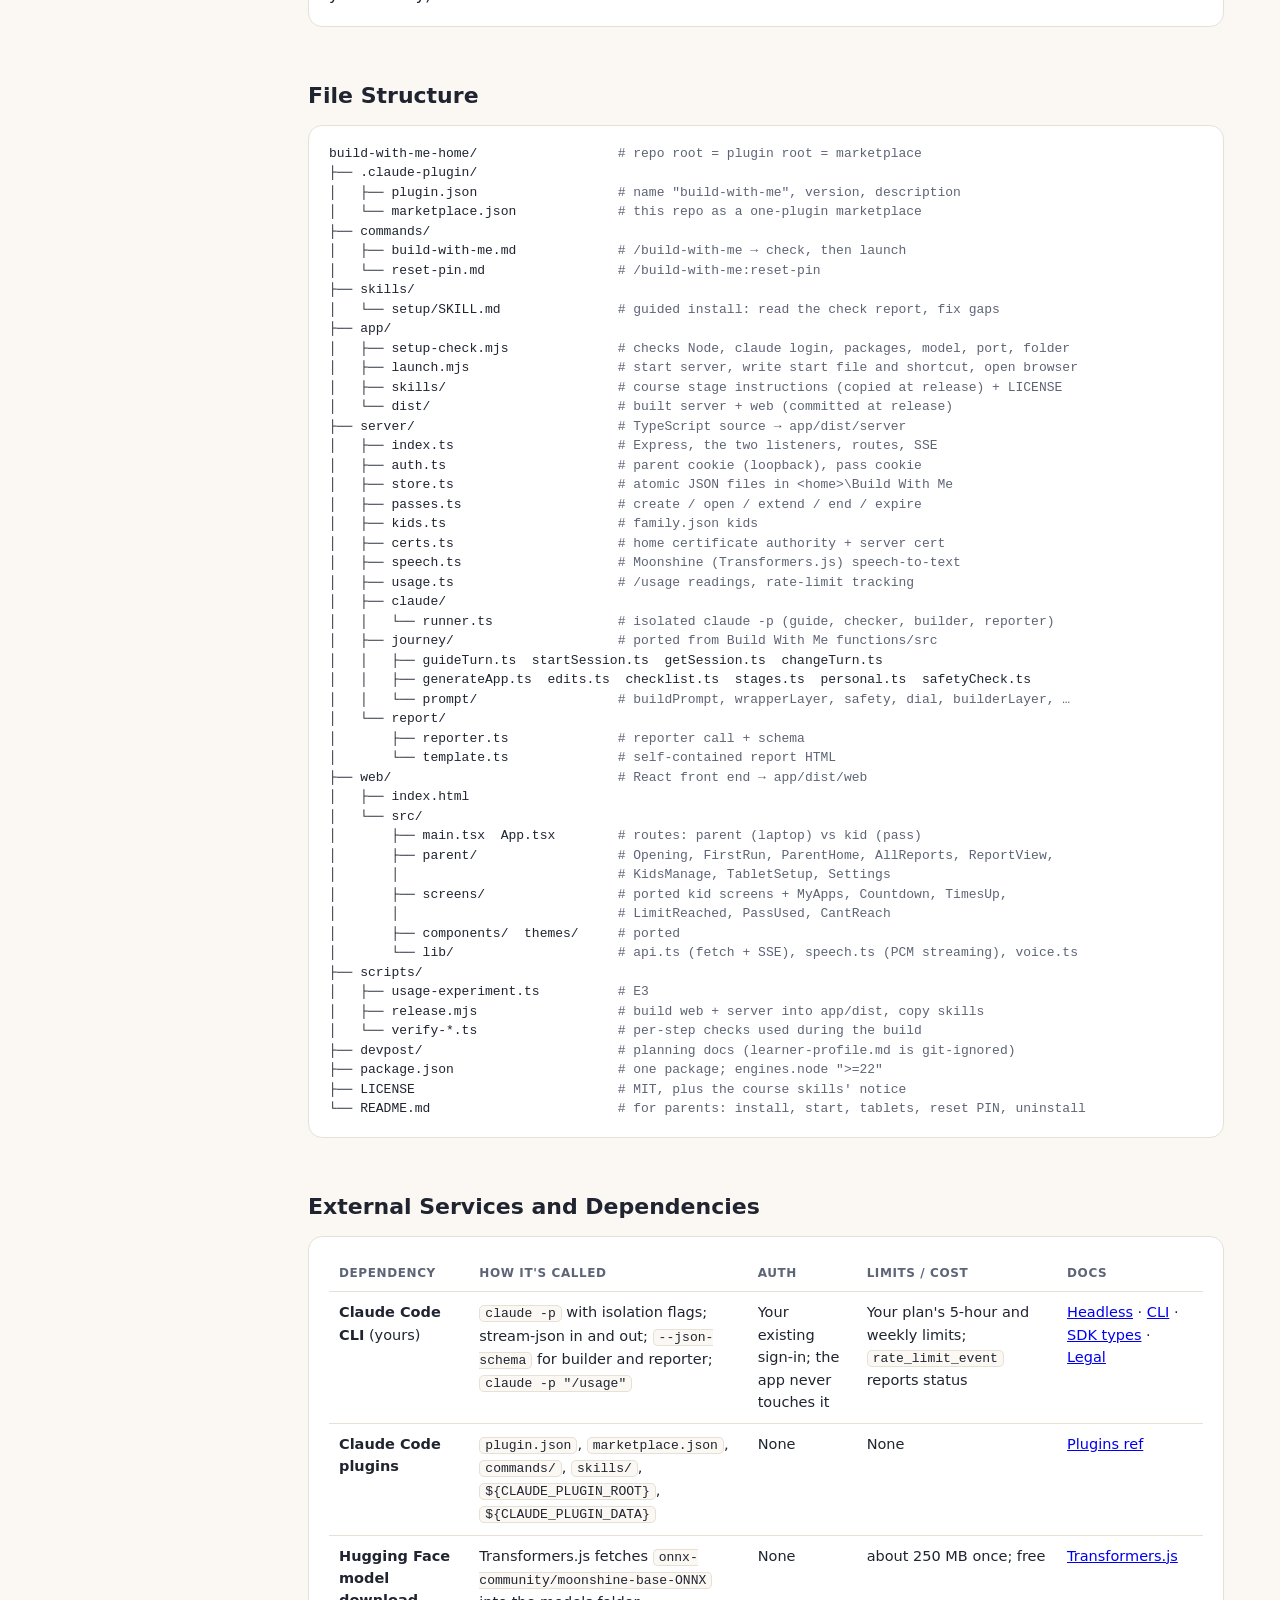
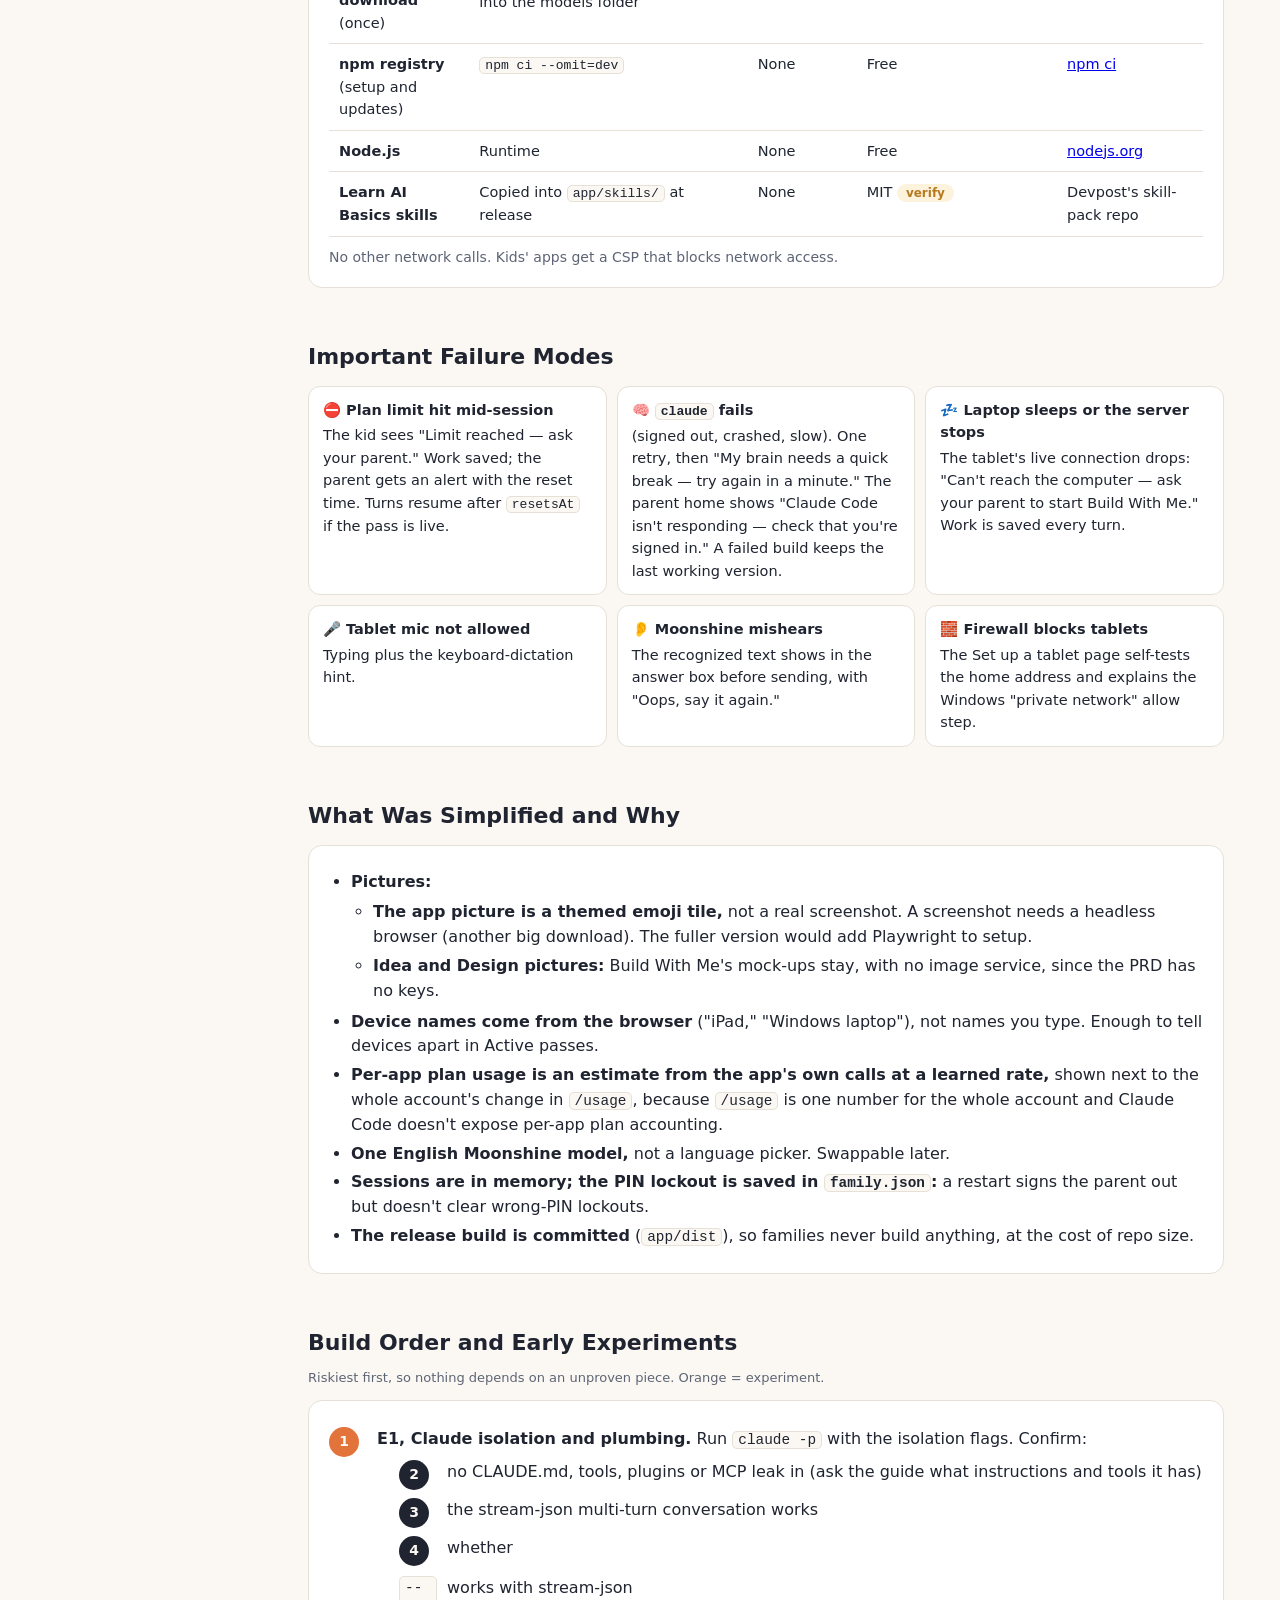
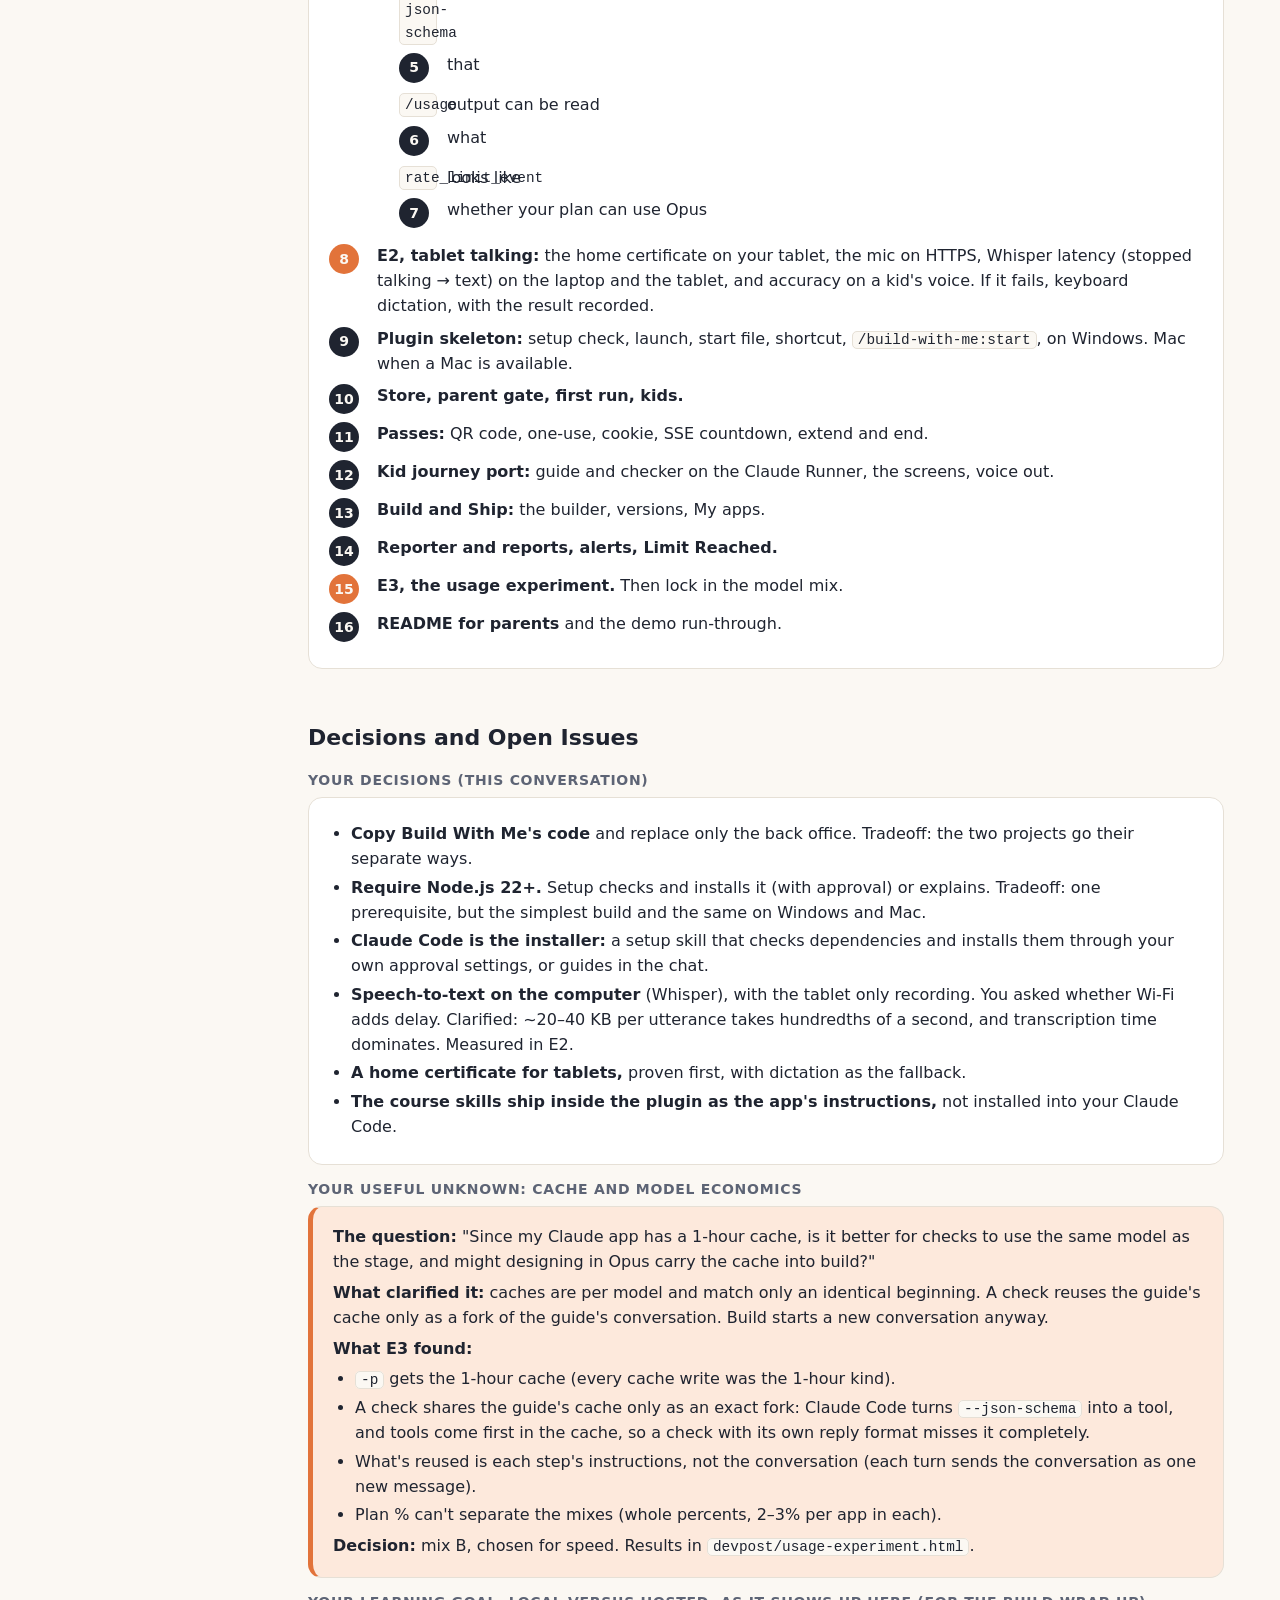
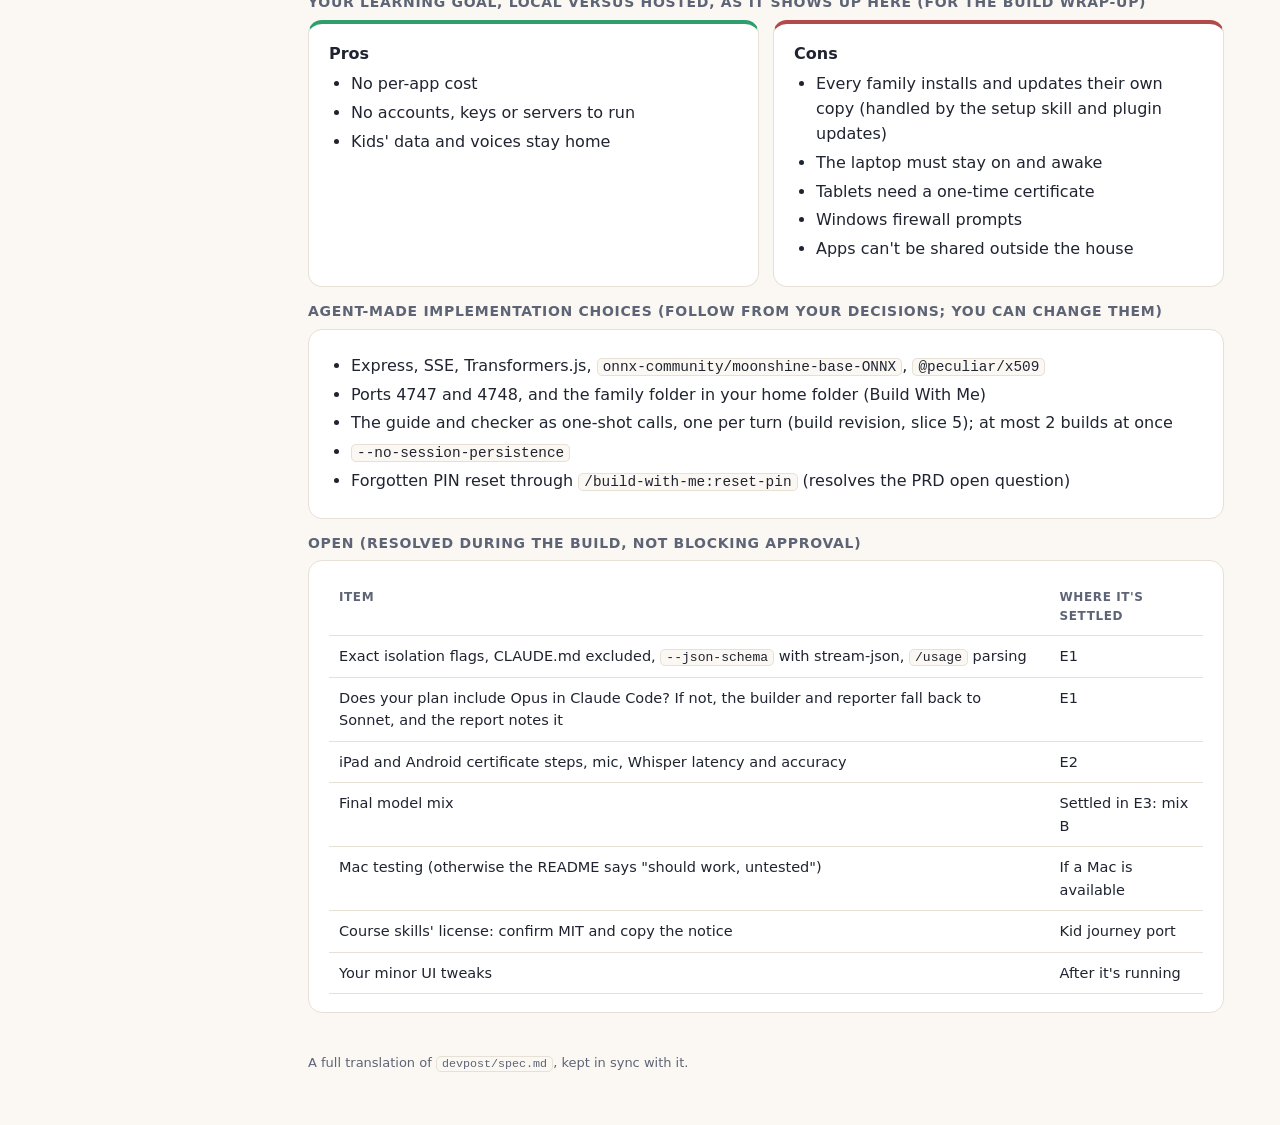
<file: devpost/spec.html>
<!doctype html>
<html lang="en">
<head>
<meta charset="utf-8">
<meta name="viewport" content="width=device-width, initial-scale=1">
<title>Build With Me — Spec</title>
<style>
:root{
  --bg:#fbf8f3; --card:#fff; --ink:#1f2430; --muted:#5d6475; --line:#e6e0d6;
  --parent:#2f9e6e; --parent-soft:#dff3e9; --kid:#3a8ee2; --kid-soft:#e1eefc;
  --claude:#c96442; --claude-soft:#f8e6dd; --file:#7a5cc9; --file-soft:#ece6f9;
  --accent:#e2733a; --accent-soft:#fde9dc; --warn:#b7791f; --warn-soft:#fdf2dc; --cut:#b34a4a; --cut-soft:#f9e2e2;
}
@media (prefers-color-scheme: dark){
  :root:not([data-theme="light"]){
    --bg:#16181d; --card:#1f232b; --ink:#eceef3; --muted:#a3a9b8; --line:#333945;
    --parent:#4cc08d; --parent-soft:#1b3329; --kid:#6aaef0; --kid-soft:#1d2c3e;
    --claude:#e38a66; --claude-soft:#3a271f; --file:#a88cf0; --file-soft:#2a2340;
    --accent:#f08a52; --accent-soft:#3a2a20; --warn:#e0a84a; --warn-soft:#3a3020; --cut:#e07a7a; --cut-soft:#3a2222;
  }
}
:root[data-theme="dark"]{
  --bg:#16181d; --card:#1f232b; --ink:#eceef3; --muted:#a3a9b8; --line:#333945;
  --parent:#4cc08d; --parent-soft:#1b3329; --kid:#6aaef0; --kid-soft:#1d2c3e;
  --claude:#e38a66; --claude-soft:#3a271f; --file:#a88cf0; --file-soft:#2a2340;
  --accent:#f08a52; --accent-soft:#3a2a20; --warn:#e0a84a; --warn-soft:#3a3020; --cut:#e07a7a; --cut-soft:#3a2222;
}
*{box-sizing:border-box}
html{scroll-behavior:smooth}
body{margin:0;background:var(--bg);color:var(--ink);font:16px/1.55 system-ui,-apple-system,"Segoe UI",Roboto,sans-serif}
.layout{max-width:1200px;margin:0 auto;padding:32px 16px 64px;display:grid;grid-template-columns:220px 1fr;gap:32px}
@media (max-width:900px){.layout{grid-template-columns:1fr}.toc{display:none}}
.toc{position:sticky;top:20px;align-self:start;font-size:14px;max-height:calc(100vh - 40px);overflow:auto}
.toc b{display:block;color:var(--muted);font-size:12px;text-transform:uppercase;letter-spacing:.05em;margin-bottom:8px}
.toc a{display:block;color:var(--ink);text-decoration:none;padding:3px 10px;border-left:2px solid var(--line)}
.toc a:hover{border-color:var(--parent);color:var(--parent)}
.toc a.sub{padding-left:22px;font-size:13px;color:var(--muted)}
main{min-width:0}
.tag{display:inline-block;background:var(--warn-soft);color:var(--warn);font-weight:700;font-size:13px;padding:3px 10px;border-radius:999px}
h1{font-size:clamp(28px,5vw,38px);margin:10px 0 6px;line-height:1.15}
.lede{color:var(--muted);font-size:17px;margin:0 0 10px}
h2{font-size:22px;margin:44px 0 12px;padding-top:8px;scroll-margin-top:16px}
h3{font-size:17px;margin:0}
h4{margin:14px 0 6px;font-size:14px;text-transform:uppercase;letter-spacing:.05em;color:var(--muted)}
.src{font-size:13px;color:var(--muted);margin:-4px 0 12px}
.card{background:var(--card);border:1px solid var(--line);border-radius:14px;padding:18px 20px}
.links{display:flex;gap:10px;flex-wrap:wrap;margin:14px 0 0}
.links a{background:var(--card);border:1px solid var(--line);border-radius:10px;padding:8px 14px;text-decoration:none;color:var(--ink);font-weight:600}
.links a:hover{border-color:var(--parent)}
svg{width:100%;height:auto;display:block}
svg text{font-family:system-ui,-apple-system,"Segoe UI",sans-serif}
.pieces{display:grid;grid-template-columns:repeat(auto-fit,minmax(240px,1fr));gap:12px}
.piece{background:var(--card);border:1px solid var(--line);border-radius:14px;padding:14px 16px;border-top:4px solid var(--c)}
.piece h3{font-size:16px;margin-bottom:4px}
.piece .nick{font-size:13px;color:var(--muted);font-style:italic}
.piece ul{margin:6px 0 0;padding-left:20px;font-size:15px}
.why{background:var(--accent-soft);border-left:5px solid var(--accent)}
.stepper{display:flex;gap:6px;flex-wrap:wrap;margin-bottom:12px}
.stepper button{border:1px solid var(--line);background:var(--card);color:var(--ink);border-radius:999px;padding:7px 13px;font:inherit;font-size:14px;font-weight:600;cursor:pointer}
.stepper button[aria-selected="true"]{background:var(--ink);color:var(--bg);border-color:var(--ink)}
.flow{display:flex;flex-direction:column;gap:8px;margin-top:6px}
.hop{display:grid;grid-template-columns:130px 1fr;gap:12px;align-items:start;padding:10px 12px;border-radius:10px;background:var(--bg)}
.hop .who{font-size:12px;font-weight:800;text-transform:uppercase;letter-spacing:.04em;padding:3px 8px;border-radius:8px;text-align:center}
.w-parent{background:var(--parent-soft);color:var(--parent)} .w-kid{background:var(--kid-soft);color:var(--kid)}
.w-server{background:var(--accent-soft);color:var(--accent)} .w-claude{background:var(--claude-soft);color:var(--claude)}
.w-files{background:var(--file-soft);color:var(--file)} .w-plugin{background:var(--warn-soft);color:var(--warn)}
.navrow{display:flex;justify-content:space-between;margin-top:14px}
.navrow button,.tool{border:1px solid var(--line);background:var(--card);color:var(--ink);border-radius:9px;padding:7px 14px;font:inherit;cursor:pointer}
ul,ol{margin:6px 0;padding-left:22px} li{margin:4px 0}
table{width:100%;border-collapse:collapse;font-size:14.5px}
th,td{text-align:left;padding:9px 10px;border-bottom:1px solid var(--line);vertical-align:top}
th{font-size:12px;text-transform:uppercase;letter-spacing:.05em;color:var(--muted)}
.tablewrap{overflow-x:auto}
details{background:var(--card);border:1px solid var(--line);border-radius:12px;margin:10px 0;overflow:hidden;scroll-margin-top:16px}
summary{cursor:pointer;padding:14px 18px;list-style:none;display:flex;gap:10px;align-items:center;flex-wrap:wrap}
summary::-webkit-details-marker{display:none}
summary::before{content:"▸";color:var(--muted);transition:transform .15s}
details[open] summary::before{transform:rotate(90deg)}
summary .prd{margin-left:auto;font-size:12px;color:var(--muted);font-weight:600}
details .body{padding:0 20px 16px 40px}
.pill{font-size:12px;font-weight:700;padding:2px 9px;border-radius:999px;white-space:nowrap}
.verify{background:var(--warn-soft);color:var(--warn)}
.ok{background:var(--parent-soft);color:var(--parent)}
.files{font-family:ui-monospace,SFMono-Regular,Consolas,monospace;font-size:13px;color:var(--muted);margin-top:8px}
code{background:var(--bg);border:1px solid var(--line);border-radius:5px;padding:0 5px;font-size:.9em;font-family:ui-monospace,SFMono-Regular,Consolas,monospace}
pre{background:var(--bg);border:1px solid var(--line);border-radius:10px;padding:12px 14px;overflow-x:auto;font-size:13px;line-height:1.45;margin:8px 0}
pre code{background:none;border:none;padding:0}
.tree{font-family:ui-monospace,SFMono-Regular,Consolas,monospace;font-size:13px;line-height:1.5;white-space:pre;overflow-x:auto}
.tree .c{color:var(--muted)}
.order{counter-reset:o;list-style:none;padding:0}
.order li{counter-increment:o;display:grid;grid-template-columns:38px 1fr;gap:10px;margin:8px 0;align-items:start}
.order li::before{content:counter(o);width:30px;height:30px;border-radius:50%;background:var(--ink);color:var(--bg);display:grid;place-items:center;font-weight:800;font-size:14px}
.order li.exp::before{background:var(--accent)}
.fm{display:grid;grid-template-columns:repeat(auto-fit,minmax(260px,1fr));gap:10px}
.fm div{background:var(--card);border:1px solid var(--line);border-radius:12px;padding:12px 14px;font-size:14.5px}
.fm b{display:block;margin-bottom:3px}
.two{display:grid;grid-template-columns:1fr 1fr;gap:14px}
@media (max-width:700px){.two{grid-template-columns:1fr}}
.pc{border-top:4px solid var(--parent)} .cc{border-top:4px solid var(--cut)}
footer{margin-top:40px;color:var(--muted);font-size:13px}
</style>
</head>
<body>
<div class="layout">
<nav class="toc" aria-label="Contents">
  <b>Contents</b>
  <a href="#plain">How This Works</a>
  <a href="#arch">Architecture picture</a>
  <a href="#journey">Core Journey Through the System</a>
  <a href="#stack">Stack</a>
  <a href="#runs">Where It Runs</a>
  <a href="#look">Look and Feel</a>
  <a href="#components">Components</a>
  <a class="sub" href="#c-plugin">Plugin and Setup</a>
  <a class="sub" href="#c-core">Server Core</a>
  <a class="sub" href="#c-gate">Parent Gate</a>
  <a class="sub" href="#c-kids">Kids and Family Data</a>
  <a class="sub" href="#c-passes">Passes</a>
  <a class="sub" href="#c-journey">Kid Journey (ported)</a>
  <a class="sub" href="#c-runner">Claude Runner</a>
  <a class="sub" href="#c-safety">Safety</a>
  <a class="sub" href="#c-speech">Speech</a>
  <a class="sub" href="#c-cert">Home Certificate</a>
  <a class="sub" href="#c-store">Store (files)</a>
  <a class="sub" href="#c-report">Reporter and Reports</a>
  <a class="sub" href="#c-parent">Parent Screens</a>
  <a class="sub" href="#c-apps">My Apps</a>
  <a class="sub" href="#c-exp">Usage Experiment</a>
  <a class="sub" href="#c-revision">Revision Round</a>
  <a class="sub" href="#c-polish">Polish Round</a>
  <a class="sub" href="#c-window">Keep the Window Open</a>
  <a class="sub" href="#c-safetyreview">Safety Review Round</a>
  <a class="sub" href="#c-safetyreview2">Safety Review Round 2</a>
  <a href="#data">Data Model</a>
  <a href="#tree">File Structure</a>
  <a href="#ext">External Services</a>
  <a href="#fail">Failure Modes</a>
  <a href="#simple">Simplified and Why</a>
  <a href="#order">Build Order</a>
  <a href="#decisions">Decisions and Open Issues</a>
</nav>

<main>
  <span class="tag" style="background:var(--parent-soft);color:var(--parent)">Spec · approved 2026-10-06</span>
  <h1>Build With Me: Technical Spec</h1>
  <p class="lede">Implements the approved PRD. It reuses Build With Me's kid screens and prompt layers. The cloud back office (Firebase, Firestore, API key) becomes one small program on the family's computer that talks to the parent's own Claude Code.</p>
  <div class="links"><a href="prd.html">📋 PRD</a><a href="scope.html">🧭 Scope</a><a href="parent-mockup.html">👩‍💻 Parent mockup</a><a href="report-mockup.html">📄 Report mockup</a></div>

  <!-- PLAIN -->
  <h2 id="plain">How This Works, In Plain Language</h2>
  <p style="margin:0 0 12px">Five pieces, all on the parent's computer:</p>
  <div class="pieces">
    <div class="piece" style="--c:var(--warn)"><h3>📦 1. The Claude Code plugin</h3><span class="nick">the delivery box</span>
      <ul><li>The parent adds it from the public GitHub repo</li><li>Carries the whole app</li><li>A <b>setup skill</b>: Claude checks what's missing (Node.js, the speech model…), fixes it with your normal approval prompts, or explains in the chat</li><li><code>/build-with-me:start</code> starts the app</li></ul></div>
    <div class="piece" style="--c:var(--accent)"><h3>🖥️ 2. The server</h3><span class="nick">the back office</span>
      <ul><li>A small <b>Node.js</b> program, like Build With Me's Cloud Functions but on the laptop</li><li>Shows the screens to the laptop and to tablets on home Wi-Fi</li><li>Keeps the PIN, kids, passes, projects, apps and reports in <b>plain files</b> in <code>&lt;home&gt;\Build With Me</code></li><li>Turns speech into text <b>on this computer</b> (Moonshine)</li><li>Asks Claude to guide, check, build and report</li></ul></div>
    <div class="piece" style="--c:var(--claude)"><h3>🧠 3. The parent's Claude Code</h3><span class="nick">the brains</span>
      <ul><li>The server runs your own <code>claude</code> in the background, one conversation per job:</li><li><b>Guide</b> (Sonnet), talks with the kid</li><li><b>Checker</b> (Sonnet, a fork of the guide's call), reads every turn</li><li><b>Builder</b> (Opus), writes the app</li><li><b>Reporter</b> (Opus), writes the report</li><li>Each one <b>sealed off</b> from your setup: no tools, files, plugins or CLAUDE.md. The app never sees your sign-in</li></ul></div>
    <div class="piece" style="--c:var(--kid)"><h3>🎨 4. The screens</h3><span class="nick">the front end</span>
      <ul><li>Build With Me's React kid screens</li><li>New parent screens from the approved mockups: PIN, parent home, reports</li></ul></div>
    <div class="piece" style="--c:var(--file)"><h3>🔐 5. The home certificate</h3><span class="nick">the tablet key</span>
      <ul><li>A small security certificate made once on your computer</li><li>Installed once on a tablet, so the tablet trusts the computer and the microphone is allowed</li></ul></div>
  </div>
  <div class="card why" style="margin-top:14px"><b>Why this shape:</b>
    <ul>
      <li>The kid journey already works, so we keep its screens and prompts and change only what the cloud did.</li>
      <li>Everything stays in files on one computer, with no accounts, databases or keys.</li>
      <li>Every Claude call goes through your own unmodified Claude Code, which the terms allow.</li>
    </ul>
  </div>

  <!-- ARCH -->
  <h2 id="arch">Architecture picture</h2>
  <div class="card">
  <svg viewBox="0 0 940 520" role="img" aria-label="Architecture: the parent's computer holds the plugin, the Node server, files in Documents, and the parent's Claude Code running four sealed conversations. The laptop browser connects over HTTP on port 4747; tablets connect over HTTPS on port 4748 after installing the home certificate.">
    <defs><marker id="ar" viewBox="0 0 10 10" refX="9" refY="5" markerWidth="7" markerHeight="7" orient="auto"><path d="M0,0L10,5L0,10z" fill="var(--muted)"/></marker></defs>
    <rect x="8" y="8" width="924" height="370" rx="18" fill="none" stroke="var(--line)" stroke-width="2" stroke-dasharray="8 6"/>
    <text x="24" y="32" font-size="12" font-weight="700" fill="var(--muted)">THE PARENT'S COMPUTER (Windows or Mac · Node.js 22+ · Claude Code signed in)</text>
    <!-- plugin -->
    <rect x="28" y="50" width="200" height="110" rx="12" fill="var(--warn-soft)" stroke="var(--warn)"/>
    <text x="128" y="76" text-anchor="middle" font-weight="700" font-size="14" fill="var(--ink)">📦 Plugin</text>
    <text x="128" y="98" text-anchor="middle" font-size="12" fill="var(--ink)">/build-with-me</text>
    <text x="128" y="116" text-anchor="middle" font-size="12" fill="var(--ink)">setup skill · setup-check</text>
    <text x="128" y="134" text-anchor="middle" font-size="12" fill="var(--ink)">launch.mjs · shortcut</text>
    <!-- server -->
    <rect x="280" y="50" width="330" height="190" rx="12" fill="var(--accent-soft)" stroke="var(--accent)"/>
    <text x="445" y="76" text-anchor="middle" font-weight="700" font-size="14" fill="var(--ink)">🖥️ Server (Node · Express)</text>
    <g font-size="12" fill="var(--ink)">
      <text x="298" y="102">• screens (React build) + API + live updates (SSE)</text>
      <text x="298" y="122">• parent gate (PIN) · passes (QR, cookies)</text>
      <text x="298" y="142">• journey (ported) · safety · reports</text>
      <text x="298" y="162">• 🎤 Moonshine speech-to-text (on this PC)</text>
      <text x="298" y="182">• 🔐 home certificate for tablets</text>
      <text x="298" y="202">• Claude Runner (isolated claude -p)</text>
      <text x="298" y="222">• /usage + rate-limit tracking</text>
    </g>
    <!-- claude -->
    <rect x="660" y="50" width="250" height="190" rx="12" fill="var(--claude-soft)" stroke="var(--claude)"/>
    <text x="785" y="76" text-anchor="middle" font-weight="700" font-size="14" fill="var(--ink)">🧠 Your Claude Code</text>
    <g font-size="12" fill="var(--ink)" text-anchor="middle">
      <rect x="678" y="90" width="104" height="40" rx="8" fill="var(--card)" stroke="var(--claude)"/><text x="730" y="108" font-weight="700">Guide</text><text x="730" y="123">Sonnet · live</text>
      <rect x="790" y="90" width="104" height="40" rx="8" fill="var(--card)" stroke="var(--claude)"/><text x="842" y="108" font-weight="700">Checker</text><text x="842" y="123">Sonnet fork · live</text>
      <rect x="678" y="140" width="104" height="40" rx="8" fill="var(--card)" stroke="var(--claude)"/><text x="730" y="158" font-weight="700">Builder</text><text x="730" y="173">Opus · per job</text>
      <rect x="790" y="140" width="104" height="40" rx="8" fill="var(--card)" stroke="var(--claude)"/><text x="842" y="158" font-weight="700">Reporter</text><text x="842" y="173">Opus · per job</text>
      <text x="785" y="205">sealed: no tools · no files</text>
      <text x="785" y="222">no plugins · no CLAUDE.md</text>
    </g>
    <!-- files -->
    <rect x="280" y="270" width="330" height="92" rx="12" fill="var(--file-soft)" stroke="var(--file)"/>
    <text x="445" y="294" text-anchor="middle" font-weight="700" font-size="14" fill="var(--ink)">📁 &lt;home&gt;\Build With Me</text>
    <text x="445" y="316" text-anchor="middle" font-size="12" fill="var(--ink)">family · passes · projects · apps</text>
    <text x="445" y="334" text-anchor="middle" font-size="12" fill="var(--ink)">reports (HTML) · alerts · start file</text>
    <text x="445" y="352" text-anchor="middle" font-size="11" fill="var(--muted)">kept on uninstall</text>
    <rect x="28" y="270" width="200" height="92" rx="12" fill="var(--file-soft)" stroke="var(--file)" stroke-dasharray="4 4"/>
    <text x="128" y="294" text-anchor="middle" font-weight="700" font-size="13" fill="var(--ink)">🔒 Plugin private folder</text>
    <text x="128" y="316" text-anchor="middle" font-size="12" fill="var(--ink)">packages · Moonshine model</text>
    <text x="128" y="334" text-anchor="middle" font-size="12" fill="var(--ink)">certificates · sandbox</text>
    <text x="128" y="352" text-anchor="middle" font-size="11" fill="var(--muted)">deleted on uninstall</text>
    <!-- arrows inside -->
    <g stroke="var(--muted)" stroke-width="2" fill="none">
      <line x1="228" y1="105" x2="276" y2="105" marker-end="url(#ar)"/>
      <line x1="610" y1="145" x2="656" y2="145" marker-end="url(#ar)"/>
      <line x1="445" y1="240" x2="445" y2="266" marker-end="url(#ar)"/>
      <line x1="280" y1="230" x2="232" y2="290" marker-end="url(#ar)"/>
    </g>
    <text x="232" y="96" font-size="11" fill="var(--muted)">starts</text>
    <text x="614" y="136" font-size="11" fill="var(--muted)">runs</text>
    <!-- devices -->
    <rect x="160" y="420" width="250" height="80" rx="12" fill="var(--parent-soft)" stroke="var(--parent)"/>
    <text x="285" y="448" text-anchor="middle" font-weight="700" font-size="14" fill="var(--ink)">💻 Laptop browser</text>
    <text x="285" y="470" text-anchor="middle" font-size="12" fill="var(--ink)">parent screens + kid (with pass)</text>
    <text x="285" y="488" text-anchor="middle" font-size="12" fill="var(--muted)">http://localhost:4747</text>
    <rect x="500" y="420" width="270" height="80" rx="12" fill="var(--kid-soft)" stroke="var(--kid)"/>
    <text x="635" y="448" text-anchor="middle" font-weight="700" font-size="14" fill="var(--ink)">📱 Tablet on home Wi-Fi</text>
    <text x="635" y="470" text-anchor="middle" font-size="12" fill="var(--ink)">kid only (pass) · mic needs certificate</text>
    <text x="635" y="488" text-anchor="middle" font-size="12" fill="var(--muted)">https://&lt;laptop address&gt;:4748</text>
    <g stroke="var(--muted)" stroke-width="2" fill="none">
      <line x1="320" y1="416" x2="380" y2="244" marker-end="url(#ar)"/>
      <line x1="600" y1="416" x2="520" y2="244" marker-end="url(#ar)"/>
    </g>
  </svg>
  </div>

  <!-- JOURNEY -->
  <h2 id="journey">The Core Journey Through the System</h2>
  <p class="src">PRD ref: prd › The Core Journey. Step through it.</p>
  <div class="card">
    <div class="stepper" id="stepper"></div>
    <div id="panel"></div>
    <div class="navrow"><button id="prev">← Back</button><button id="next">Next →</button></div>
  </div>

  <!-- STACK -->
  <h2 id="stack">Stack</h2>
  <div class="card tablewrap">
    <table>
      <thead><tr><th>Piece</th><th>Choice</th><th>Why</th><th>Docs</th></tr></thead>
      <tbody>
        <tr><td>Runtime</td><td><b>Node.js 22+</b></td><td>Your decision: required, checked and installed or explained by setup</td><td><a href="https://nodejs.org/en/download">nodejs.org</a></td></tr>
        <tr><td>Language</td><td>TypeScript, compiled before release</td><td>Same as Build With Me</td><td><a href="https://www.typescriptlang.org/docs/">typescriptlang.org</a></td></tr>
        <tr><td>Server</td><td><b>Express 5</b> (HTTP on the laptop, HTTPS on the home network)</td><td>Small, well known; replaces Cloud Functions with plain routes</td><td><a href="https://expressjs.com/">expressjs.com</a></td></tr>
        <tr><td>Live updates</td><td><b>Server-Sent Events</b></td><td>Pushes countdowns, pass changes, build progress; built into browsers</td><td><a href="https://developer.mozilla.org/en-US/docs/Web/API/EventSource">MDN</a></td></tr>
        <tr><td>Front end</td><td><b>React 19 + Vite + Tailwind 4</b>, copied</td><td>Reuse the approved kid design</td><td><a href="https://react.dev/">react.dev</a>, <a href="https://vite.dev/">vite.dev</a></td></tr>
        <tr><td>Claude</td><td>Your <b>Claude Code CLI</b>, <code>claude -p</code> with stream-json</td><td>The terms allow an unmodified Claude Code signed in with your own subscription</td><td><a href="https://code.claude.com/docs/en/headless">Headless</a>, <a href="https://code.claude.com/docs/en/cli-reference">CLI</a></td></tr>
        <tr><td>Speech to text</td><td><b>Moonshine base</b> (MIT) via <b>Transformers.js</b> in Node; Whisper selectable</td><td>Runs locally, pure npm install, no Python. E2: 16/16 words, about 1.2 s wait (Whisper about 2.7 s) <span class="pill ok">build revision</span></td><td><a href="https://huggingface.co/docs/transformers.js">Transformers.js</a>, <a href="https://huggingface.co/onnx-community/moonshine-base-ONNX">Moonshine</a></td></tr>
        <tr><td>Voice out</td><td>Browser <b>speechSynthesis</b>, device voices</td><td>No keys; laptop and tablet; device voices stay local; Chrome's Google and Edge's Online voices are remote</td><td><a href="https://developer.mozilla.org/en-US/docs/Web/API/SpeechSynthesis">MDN</a></td></tr>
        <tr><td>QR codes</td><td><code>qrcode</code></td><td>Already used in Build With Me</td><td><a href="https://www.npmjs.com/package/qrcode">npm</a></td></tr>
        <tr><td>Certificates</td><td><code>@peculiar/x509</code> (or <code>node-forge</code>)</td><td>A certificate restricted to home addresses</td><td><a href="https://github.com/PeculiarVentures/x509">GitHub</a></td></tr>
        <tr><td>PIN</td><td>Node <code>crypto.scrypt</code></td><td>A hashed PIN, no extra library</td><td><a href="https://nodejs.org/api/crypto.html#cryptoscryptpassword-salt-keylen-options-callback">Node docs</a></td></tr>
        <tr><td>Packaging</td><td><b>Claude Code plugin</b> + marketplace in the same repo</td><td>Your decision: the target parent already uses Claude Code</td><td><a href="https://code.claude.com/docs/en/plugins-reference">Plugins ref</a></td></tr>
      </tbody>
    </table>
    <h4>Models: starting setup, to be confirmed by the usage experiment</h4>
    <p style="margin:0">Guide <code>sonnet</code> · checker <code>sonnet</code>, run as a fork of the guide's call (same system prompt and reply schema, so it reads the guide's cache) · builder <code>opus</code> · reporter <code>opus</code>. Chosen with the <a href="#c-exp">Usage Experiment</a> (mix B). The mix is one setting in <code>server/journey/claude.ts</code> (<code>DEFAULT_MIX</code>, or <code>BWM_MIX=A|B|C</code>).</p>
    <h4>Unverified, so check these early</h4>
    <p style="margin:0">The <code>--json-schema</code> + stream-json combination · isolation from the user-level CLAUDE.md · <code>/usage</code> output in <code>-p</code> mode · Whisper speed on the test laptop · iPad and Android certificate steps. Each is a step in <a href="#order">Build Order</a>.</p>
  </div>

  <!-- RUNS -->
  <h2 id="runs">Where It Runs and How Someone Tries It</h2>
  <div class="card">
    <ul>
      <li><b>Runs on:</b> your Windows or Mac computer with Node.js 22+ and the <b>standalone Claude Code CLI</b> (<code>claude</code>) installed and signed in (any plan that includes Claude Code).
        <ul>
          <li>The Claude desktop app's Code tab doesn't count: it doesn't put <code>claude</code> on PATH, and its sign-in isn't usable by other programs.</li>
          <li>Setup offers the official installer and walks you through <code>/login</code> once. <span class="pill verify">build revision</span></li>
        </ul></li>
      <li><b>Kids use it from:</b> the laptop's browser at <code>http://localhost:4747</code>, or a tablet on the same Wi-Fi at <code>https://&lt;laptop's home address&gt;:4748</code>.</li>
      <li><b>Install:</b> paste the README's install line into Claude Code, or run:
<pre><code>/plugin marketplace add https://github.com/paveliko123/build-with-me.git
/plugin install build-with-me@build-with-me-home</code></pre>
        Then type <code>/build-with-me:start</code>. The full <code>https://</code> address matters: the short <code>user/repo</code> form clones over SSH, which failed in the clean-install test on a computer without GitHub SSH keys.</li>
      <li><b>Start later:</b> the desktop shortcut, or <code>/build-with-me:start</code>.</li>
      <li><b>Development (your machine):</b> <code>npm install</code>, then <code>npm run dev:server</code> and, in a second terminal, <code>npm run dev:web</code>: the server (:4747) plus Vite with hot reload. Test the plugin locally with <code>claude --plugin-dir .</code></li>
      <li><b>Release:</b> <code>npm run release</code> type-checks, runs the checks that make no Claude calls, builds the front end and server into <code>app/dist/</code> and scans it for private data; <code>app/dist/</code> is committed so families never need a build step. After a plugin update the launcher refreshes the packages by itself when they changed.</li>
      <li><b>Demo recording:</b> the laptop screen (parent home, give a pass, the QR code) side by side with the tablet (scan, talk, build, ship), then back to the laptop for the report.</li>
      <li><b>Submission:</b> a public GitHub repo (the plugin repo itself) plus the short demo video. <b>No deployment</b>; hosting is deferred.</li>
    </ul>
  </div>

  <!-- LOOK -->
  <h2 id="look">Look and Feel</h2>
  <p class="src">PRD ref: prd › Look and Feel</p>
  <div class="two">
    <div class="card" style="border-top:4px solid var(--kid)"><h3>Kid side</h3><p style="margin:6px 0 0">Build With Me's existing Tailwind styles, themes and components, copied as is. Nothing new to design.</p></div>
    <div class="card" style="border-top:4px solid var(--parent)"><h3>Parent side</h3><p style="margin:6px 0 4px">Follows the parent and report mockups.</p>
      <div style="display:flex;gap:6px;flex-wrap:wrap;margin:8px 0">
        <span title="#f6f4ef" style="width:28px;height:28px;border-radius:8px;background:#f6f4ef;border:1px solid #ccc"></span>
        <span title="#ffffff" style="width:28px;height:28px;border-radius:8px;background:#fff;border:1px solid #ccc"></span>
        <span title="#1f2430" style="width:28px;height:28px;border-radius:8px;background:#1f2430"></span>
        <span title="#5d6475" style="width:28px;height:28px;border-radius:8px;background:#5d6475"></span>
        <span title="#2f9e6e" style="width:28px;height:28px;border-radius:8px;background:#2f9e6e"></span>
        <span title="#3a8ee2" style="width:28px;height:28px;border-radius:8px;background:#3a8ee2"></span>
        <span title="#8a5cd6" style="width:28px;height:28px;border-radius:8px;background:#8a5cd6"></span>
        <span title="amber" style="width:28px;height:28px;border-radius:8px;background:#b7791f"></span>
        <span title="red" style="width:28px;height:28px;border-radius:8px;background:#b34a4a"></span>
      </div>
      <ul style="font-size:15px">
        <li>Off-white #f6f4ef, cards #fff, ink #1f2430, muted #5d6475, green accent #2f9e6e, kid blue #3a8ee2, teen purple #8a5cd6, amber flags, red blocks, each with a dark-mode partner</li>
        <li>Rounded 14–16px cards, pill badges, emoji section icons</li>
        <li>The system font stack, plain friendly words, numbers in tabular figures</li>
        <li>The report file is <b>self-contained</b> (inline CSS), so it opens without the app</li>
      </ul></div>
  </div>

  <!-- COMPONENTS -->
  <h2 id="components">Components</h2>
  <p style="margin:0 0 8px"><button class="tool" id="expandAll">Expand all</button> <button class="tool" id="collapseAll">Collapse all</button></p>

  <details id="c-plugin"><summary><h3>📦 Plugin and Setup</h3><span class="prd">prd › Installing and Updating · First-Run Setup</span></summary><div class="body">
    <ul>
      <li><code>.claude-plugin/plugin.json</code> (name <code>build-with-me</code>) and <code>.claude-plugin/marketplace.json</code> at the repo root. The repo is its own marketplace.</li>
      <li><b><code>/build-with-me:start</code> command</b> (<code>commands/build-with-me.md</code>): runs the setup skill if <code>setup-check.mjs</code> reports problems, otherwise runs <code>launch.mjs</code> and reports the address. Short, to keep your usage low.</li>
      <li><b>Setup skill</b> (<code>skills/setup/SKILL.md</code>): runs <code>node "${CLAUDE_PLUGIN_ROOT}/app/setup-check.mjs"</code>, then fixes each item:
        <ul>
          <li><b>Node 22+ missing or old:</b> offer <code>winget install OpenJS.NodeJS.LTS</code> (Windows) or <code>brew install node</code> (Mac) through your normal permission prompt; otherwise explain the official installer.</li>
          <li><b>App packages:</b> <code>npm ci --omit=dev</code> into <code>${CLAUDE_PLUGIN_DATA}</code> (kept across updates), automatically.</li>
          <li><b>Speech model:</b> <code>setup-check.mjs --download-model</code> into <code>${CLAUDE_PLUGIN_DATA}/models</code>.</li>
          <li><b><code>claude</code> missing from PATH</b> (common for desktop-app-only parents): offer Anthropic's official installer (<code>irm https://claude.ai/install.ps1 | iex</code> on Windows, <code>curl -fsSL https://claude.ai/install.sh | bash</code> on Mac) through your normal permission prompt.</li>
          <li><b><code>claude</code> not signed in:</b> explain that you run <code>claude</code> in your own terminal and type <code>/login</code> (Anthropic's own sign-in page). The app and the setup skill never touch credentials.</li>
          <li><b>Firewall (Windows):</b> explain that Windows asks once to allow Node on <b>private</b> networks, which tablets need.</li>
          <li><b>Port taken:</b> suggest the next free port and save it to settings.</li>
        </ul></li>
      <li><b><code>launch.mjs</code>:</b>
        <ul>
          <li>starts the server detached (if not running), using the <code>node_modules</code> in the plugin data folder</li>
          <li>writes <code>.app-location</code> with the current plugin root (it moves on every update)</li>
          <li>writes the stable start file <code>Start Build With Me.cmd</code> / <code>.command</code>, which reads <code>.app-location</code></li>
          <li>on request, creates the <b>desktop shortcut</b> to it (Windows <code>.lnk</code> via PowerShell, Mac alias)</li>
          <li>opens the browser</li>
        </ul></li>
      <li><b>Updating:</b> a normal plugin update. The next launch notices the new version, re-runs <code>npm ci</code> if <code>package.json</code> changed, and restarts the server. Data in Documents is untouched.</li>
      <li><b>Uninstalling:</b> removes the plugin and its private folder. <code>&lt;home&gt;\Build With Me</code> stays (the PRD assumption). The README explains how to delete it.</li>
    </ul>
    <div class="files">.claude-plugin/ · commands/build-with-me.md · skills/setup/SKILL.md · app/setup-check.mjs · app/launch.mjs</div>
  </div></details>

  <details id="c-core"><summary><h3>🖥️ Server Core</h3><span class="prd">plumbing for every feature</span></summary><div class="body">
    <ul>
      <li><code>server/index.ts</code>:
        <ul>
          <li><b>Two listeners,</b> both on all addresses: HTTP on <code>4747</code> (the laptop gets everything; other devices only the tablet-setup page and certificate files), HTTPS on <code>4748</code> (home network).</li>
          <li><b>Static front end</b> from <code>app/dist/web</code>; <b>API</b> under <code>/api</code>; <b>SSE</b> at <code>/api/events</code>; <b>apps</b> at <code>/apps/:kid/:slug</code>.</li>
        </ul></li>
      <li><b>Who's asking</b> (<code>server/auth.ts</code>):
        <ul>
          <li><b>Only this computer's own names</b> <span class="pill verify">security audit H1</span>: a request addressed to anything other than <code>localhost</code>, <code>127.0.0.1</code>, the laptop's home addresses or its machine name gets 421. A web page that points its own domain at the laptop ("DNS rebinding") gets nothing. Requests that change something must also come from one of these names (the <code>Origin</code> header), or get 403.</li>
          <li><b>Parent routes</b> answer <b>only on the loopback address</b>, with a valid parent cookie.</li>
          <li><b>Kid routes</b> need a valid, unexpired <b>pass cookie</b>.</li>
          <li><b>Everything else</b> gets 401, with a friendly screen.</li>
        </ul></li>
      <li><b>Single instance:</b> a lock file, so a second launch opens the browser instead of starting a second server.</li>
      <li><b>Clean shutdown:</b> running Claude processes get SIGINT, and files are flushed.</li>
    </ul>
    <div class="files">server/index.ts · server/auth.ts</div>
  </div></details>

  <details id="c-gate"><summary><h3>🔐 Parent Gate</h3><span class="prd">prd › Parent Gate and Responsibility</span></summary><div class="body">
    <ul>
      <li><b>The PIN:</b> 4–8 digits, stored as <code>scrypt(pin, salt)</code> in <code>family.json</code>. Never logged.</li>
      <li><b>Wrong PIN:</b> after 5 wrong tries, growing lockouts (1, 5, 15, 60, then 240 minutes), kept in family.json (the PRD assumed a flat minute; the safety review made it grow and saved it). During the lockout even the right PIN waits, so the lockout really slows guessing (the audit suggested otherwise, M3; you kept it).</li>
      <li><b>The parent cookie:</b> <code>HttpOnly</code>, <code>SameSite=Strict</code>, loopback only. <b>🔒 Lock</b> clears it, and so do 2 hours without use or 8 hours in all.</li>
      <li><b>Forgot the PIN:</b> <code>/build-with-me:reset-pin</code> in Claude Code clears the hash, and the next opening asks for a new PIN. Only someone at your Claude Code can do it. <span class="pill ok">resolves the PRD question</span></li>
      <li><b>Never handles the Claude sign-in:</b> the server only runs <code>claude</code>. It never reads Claude's credential files or tokens.</li>
    </ul>
    <div class="files">server/auth.ts · commands/reset-pin.md · web/src/parent/Opening.tsx</div>
  </div></details>

  <details id="c-kids"><summary><h3>🧒 Kids and Family Data</h3><span class="prd">prd › Kids</span></summary><div class="body">
    <ul>
      <li><code>family.json</code> holds the kids: id, nickname, Kid or Teen, emoji. The age group is read <b>only</b> from here when a session starts.</li>
      <li><b>Removing a kid deletes all their data</b> <span class="pill verify">security audit M2</span>: projects and conversations, shipped apps, parent reports (data and the files in <code>Reports\</code>), passes and alerts (<code>server/kidData.ts</code>). First a red warning lists exactly what will go, says it can't be undone and how to keep a report, and you type the kid's name to confirm. A report Opus is still writing for that kid is not saved.</li>
    </ul>
    <div class="files">server/kids.ts · web/src/parent/KidsManage.tsx</div>
  </div></details>

  <details id="c-passes"><summary><h3>🎟️ Passes</h3><span class="prd">prd › Passes</span></summary><div class="body">
    <ul>
      <li><b>Each pass:</b> <code>{id, kidId, code, typedCode, createdAt, endsAt, usedAt, device, endedAt}</code>. The code is 128 random bits (base64url).</li>
      <li><b>Opening it:</b> <code>/p/:code</code> shows whose pass it is (<code>GET /api/pass/peek/:code</code> doesn't use it up, so a link preview can't spend a pass). The kid taps <b>Start</b>, which calls <code>POST /api/pass/open {code}</code>. If the code is unused and unexpired, the server stores <code>usedAt</code> and the device (a friendly label such as "iPad" or "Windows laptop") and sets the <b>pass cookie</b>: a different random token, stored only as a hash, <code>HttpOnly</code>, <code>SameSite=Lax</code>, lasting a day past the end so the kid sees Time's up. Otherwise it shows "already used" or "expired." The same device opening it again just goes back in. <span class="pill verify">build revision</span></li>
      <li><b>Open on this laptop:</b> the same, on <code>http://localhost</code>. It also <b>locks the parent area</b> in that browser, so a kid is never one tab away from it.</li>
      <li><b>Only at home:</b> opening a pass and every kid request must come from the laptop or a private home address.</li>
      <li><b>The pass cookie on other devices</b> (HTTPS) is also <code>Secure</code>, so it's never sent over plain HTTP <span class="pill verify">security audit M4</span>.</li>
      <li><b>Spending limits per pass</b> <span class="pill verify">security audit H2</span> (<code>server/journey/limits.ts</code>): every Claude call spends your plan, so one pass (a kid, a sibling, or a guest handed a QR code) can't run it down. At most 10 Claude requests a minute and 150 an hour (a fast kid manages about 2 a minute), 5 new apps and 30 builds per pass. Over the pace limit the kid sees "Whoa, that's fast! Wait a little"; over a cap, "Ask your parent for a new pass. Your work is saved," and you get a Needs your attention note. Kept in memory.</li>
      <li><b>Typed code (laptops, Chromebooks):</b> each pass also has <code>typedCode</code>, 8 characters without look-alikes (no 0/O, 1/I/L), shown as <code>K7QM-3XPA</code> (about 40 bits). The kid types it on the no-pass screen, which calls <code>POST /api/pass/redeem {code}</code>, running the same open logic, so either one uses up the pass. 5 wrong codes from one address → a 60-second wait. <span class="pill verify">build revision</span></li>
      <li><b>Extend and end:</b> <code>POST /api/parent/passes/:id/extend {minutes}</code> and <code>/end</code>. Each sends an SSE <code>pass</code> event to that kid's screens.</li>
      <li><b>Rules:</b> one live pass per kid. A new pass for a kid with a live one asks "end the old one?"</li>
      <li><b>The countdown:</b> appears at ≤10 minutes left. At <code>endsAt</code> the server stops taking new turns. A <b>build already running finishes and saves</b>. The kid sees Time's up.</li>
    </ul>
    <div class="files">server/passes.ts · web/src/screens/Countdown.tsx · TimesUp.tsx · PassUsed.tsx</div>
  </div></details>

  <details id="c-journey"><summary><h3>🗺️ Kid Journey (ported)</h3><span class="prd">prd › The Kid's Journey</span></summary><div class="body">
    <ul>
      <li><b>Copied from Build With Me:</b> <code>web/src/screens/*</code> (Welcome, GuideStage, BuildScreen, ShipScreen), <code>components/*</code>, <code>themes/*</code>, <code>lib/speech.ts</code>, <code>lib/voice.ts</code>.</li>
      <li><b>Removed:</b> ParentStep (replaced by passes), the Wallet and allowance strip, Firebase and App Check.</li>
      <li><code>web/src/lib/api.ts</code> is rewritten from Firebase callables to <code>fetch('/api/…')</code> plus an <code>EventSource</code>.</li>
      <li><b>Server side:</b> <code>guideTurn</code>, <code>startSession</code>, <code>getSession</code>, <code>changeTurn</code>, <code>generateApp</code>, <code>edits</code>, <code>checklist</code>, <code>stages</code>, <code>personal</code> and the whole <code>prompt/</code> folder are ported. Firestore calls become <b>Store</b> calls; Anthropic SDK calls become <b>Claude Runner</b> calls.</li>
      <li><b>Removed server code:</b> access, billing, meter, pricing, appCheck, origins, publishApp, reportApp, speak (Cloud TTS), samples.</li>
      <li><b>The course skills</b> are copied unchanged into <code>app/skills/</code>, with Devpost's LICENSE. <b>Verified:</b> <code>challengepost/learn-ai-basics</code> added the MIT license on 2026-10-05 ("Copyright (c) 2026 Devpost"), and the copies match it byte for byte. The build copies them to <code>app/dist/skills</code> next to the server. <span class="pill verify">build revision</span></li>
      <li><b>The kid's app</b> shows in an <code>&lt;iframe sandbox="allow-scripts"&gt;</code> served from <code>/apps/…</code>, never with same-origin access.</li>
    </ul>
    <div class="files">server/journey/** · web/src/screens/** · web/src/lib/api.ts</div>
  </div></details>

  <details id="c-runner"><summary><h3>🧠 Claude Runner</h3><span class="prd">prd › The Kid's Journey · Safety · The Parent Report</span></summary><div class="body">
    <p style="margin:0 0 6px"><code>server/claude/runner.ts</code> starts your <code>claude</code> with <b>isolation flags</b> on every call:</p>
<pre><code># (--input-format is used only by the E1 test's long-lived Conversation; every app call is one-shot and omits it)
claude -p --safe-mode --input-format stream-json --output-format stream-json --verbose
       --model &lt;sonnet|haiku|opus&gt;
       --system-prompt-file &lt;privacy rule + layer file&gt;
       --tools "" --strict-mcp-config --mcp-config {"mcpServers":{}}
       --setting-sources "" --disable-slash-commands
       --no-session-persistence
env: CLAUDE_CODE_DISABLE_CLAUDE_MDS=1 CLAUDE_CODE_DISABLE_AUTO_MEMORY=1
     CLAUDE_CODE_DISABLE_GIT_INSTRUCTIONS=1 IS_DEMO=1  (all other CLAUDE*/ANTHROPIC* removed)</code></pre>
    <ul>
      <li><span class="pill ok">Proven by E1 · 15/15</span>
        <ul>
          <li>no tools, MCP servers, installed plugins, skills or CLAUDE.md</li>
          <li>multi-turn memory works</li>
          <li><code>--json-schema</code> works in one-shot and long-lived conversations</li>
          <li>Opus is available</li>
          <li><code>/usage</code> is readable</li>
          <li>Claude Code's 3 built-in plugins still load, but expose no tools or commands</li>
        </ul></li>
      <li><b>The account email:</b> Claude Code adds it to the background by itself, and no switch removes it. So <code>server/claude/guard.ts</code> adds a privacy rule to every prompt and <b>masks any email or user folder</b> in everything Claude returns. E1 checks that a "kid" asking for the parent's email gets nothing.</li>
    </ul>
    <ul>
      <li>It runs with a <b>cleaned environment</b>: every <code>CLAUDE*</code> and <code>ANTHROPIC*</code> variable is removed. A server started from a Claude Code session would otherwise inherit that session's sign-in proxy. Kids' runs use only the CLI's own sign-in. <span class="pill verify">build revision</span></li>
      <li>It finds <code>claude</code> on PATH, then in the official install locations (<code>~/.local/bin</code>), with an override setting.</li>
      <li>It runs in an empty folder, <code>${CLAUDE_PLUGIN_DATA}/sandbox</code>. The <code>--setting-sources ""</code> form and isolation from <code>~/.claude/CLAUDE.md</code> are <span class="pill verify">to verify in E1</span>, with a fallback chosen there.</li>
      <li><b>One call per turn</b> <span class="pill verify">build revision</span>: the guide, the plan writer and the checker each run as one sealed-off <code>claude -p</code> call with the stage's system prompt (the same for every turn of a stage, so Claude Code's prompt cache reuses it) and the conversation so far as JSON.
        <ul>
          <li>Why: the ported turn logic asks again with app notes, writes plans in a separate call and changes the system prompt at every stage, which a single long-lived process can't do cleanly.</li>
          <li>Resume needs nothing special: the transcript is in <code>project.json</code>. E3 (slice 8) measures the cost.</li>
          <li>In mix A the checker reads each kid message and each guide reply on its own, as in Build With Me; in the default mix B the main checks are forks of the guide's call and see the same conversation the guide sees.</li>
        </ul></li>
      <li><b>One-shot jobs:</b> the <b>builder</b> and <b>reporter</b> start a fresh process per job. The reporter uses <code>--json-schema</code> for the report fields. The builder keeps Build With Me's plain-text output: a whole HTML document, or small find-and-replace edits for changes and fixes, checked against the hard rules; what a change left out is found by a separate check and said honestly. Versions are saved as <code>versions/vN.html</code>. <span class="pill verify">build revision</span></li>
      <li><b>Structured guide replies:</b> Build With Me's reply shape (say, cards, mock-up, plan). It uses <code>--json-schema</code> if that works with stream-json <span class="pill verify">E1</span>; otherwise the system prompt asks for JSON and <code>replySchema.ts</code> validates it, with one automatic retry.</li>
      <li><b>Limits:</b> every <code>rate_limit_event</code> is watched. <code>allowed_warning</code> is recorded; <code>rejected</code> triggers <b>Limit Reached</b>, keeping <code>resetsAt</code>. <code>api_retry</code> with <code>rate_limit</code> is treated the same once retries run out.</li>
      <li><b>Costs:</b> <code>total_cost_usd</code> and the usage figures are summed per project for the report fallback.</li>
      <li><b>Concurrency:</b> at most 2 builds at once, the rest queued ("Your app is next in line!"). Guide and checker turns run immediately.</li>
    </ul>
    <div class="files">server/claude/runner.ts · server/usage.ts</div>
  </div></details>

  <details id="c-safety"><summary><h3>🛡️ Safety</h3><span class="prd">prd › Safety</span></summary><div class="body">
    <ul>
      <li><b>Layer 1, age-aware guide:</b> Build With Me's <code>prompt/safety.ts</code>, <code>dial.ts</code> and <code>wrapperLayer.ts</code>, with the age group from <code>family.json</code>.</li>
      <li><b>Layer 2, live check</b> (<code>server/journey/safetyCheck.ts</code>):
        <ul>
          <li><code>personal.ts</code> masks the obvious details first.</li>
          <li>The checker gets "What the person just said to the helper" alongside the guide, then "What the helper is about to say to the person" before display. It answers <code>{verdict: ok|unsuitable|personal|wellbeing, category, masked}</code>.</li>
          <li><b>Unsuitable input:</b> the guide's reply is discarded and replaced by a fixed kind redirect (or, for wellbeing, the trusted-grown-up message); the guide isn't asked again.</li>
          <li><b>Unsuitable output:</b> the reply is replaced by the same fixed redirect; it isn't regenerated.</li>
          <li>Every non-ok verdict appends a <b>flag</b> <code>{at, stage, direction, verdict, category, text}</code>.</li>
        </ul></li>
      <li><b>Layer 3, the report:</b> see <a href="#c-report">Reporter and Reports</a>.</li>
      <li><b>README review:</b> a <code>wellbeing</code> verdict also adds a <code>wellbeing</code> alert at once (<code>flag()</code> in <code>server/journey/safetyCheck.ts</code> → <code>addAlert</code>), shown in red on the parent home with the masked words. Kids' apps can't open a website: <code>appCheck.ts</code> catches website links, <code>window.open</code> and <code>location</code> changes to a website before a version ships, and the kid and parent screens are served with <code>Content-Security-Policy: frame-src 'self'</code>, so a preview frame can't be navigated to a website (checked in Chrome); the shelf's app page already had <code>frame-src 'none'</code>.</li>
      <li><b>Pre-install review (your decision: block it):</b> a safety check that can't run (claude didn't start, crashed, timed out) is tried twice, then the text is held back: <code>heldBack()</code> records an <code>unchecked</code> note and the turn fails with the usual "try again" (guide chat, change list, and a version's app words, where the last working version stays). The report shows a note, not a flag. A real refusal (claude answered but wouldn't judge) still counts as unsuitable.</li>
      <li><b>Builder output:</b> the app's HTML text also goes through one checker pass before it's shown, including words drawn in pictures (SVG text). The hard rules also catch an app that reaches the internet from code (a script, picture, CSS <code>url()</code> or <code>import</code> from a web address), which the app's page rules block anyway <span class="pill verify">security audit B1, B2</span>.</li>
    </ul>
    <div class="files">server/journey/safetyCheck.ts · server/journey/personal.ts · server/journey/prompt/safety.ts</div>
  </div></details>

  <details id="c-speech"><summary><h3>🎤 Speech</h3><span class="prd">prd › Talking</span></summary><div class="body">
    <ul>
      <li><b>In the browser</b> (<code>web/src/kid/journey/lib/speech.ts</code>, rewritten over <code>public/lib/recorder.js</code>): <code>getUserMedia</code> microphone, an AudioWorklet resampling to <b>16 kHz mono PCM</b>, sent in ~1-second chunks to <code>POST /api/speech/:utteranceId</code>. Quiet-detection ends the utterance (4 s for kids, 3 s for teens), and there's an "I'm done" button. Build With Me's browser speech recognition, which sends audio to an outside service, is gone. <span class="pill verify">build revision</span></li>
      <li><b>On the server</b> (<code>server/speech.ts</code>): a Transformers.js <code>automatic-speech-recognition</code> pipeline, <b>Moonshine base</b> (replaced Whisper after E2: about 1.2 s vs 2.7 s), loaded once at startup from <code>${CLAUDE_PLUGIN_DATA}/models</code>. Chunks are buffered and transcribed once, when the speech ends. <b>No audio is saved.</b> Talking needs a live pass or the parent; at most 20 recordings at once, 60 seconds each <span class="pill verify">security audit M1</span>.</li>
      <li><b>Voice out:</b> Build With Me's <code>voice.ts</code>, using <code>speechSynthesis</code> with a voice per theme from the device's voices and a slower rate for kids. The ⚙️ menu is kept; Neural2 is removed.</li>
      <li><b>No microphone, or the tablet isn't set up:</b> the text box with a "tap 🎤 on your keyboard to talk" hint. The parent sees "Set up this tablet for talking."</li>
    </ul>
    <div class="files">web/src/lib/speech.ts · web/src/lib/voice.ts · server/speech.ts</div>
  </div></details>

  <details id="c-cert"><summary><h3>🔐 Home Certificate (tablets)</h3><span class="prd">prd › Talking (tablet)</span></summary><div class="body">
    <ul>
      <li><b>On first launch,</b> <code>server/certs.ts</code> creates a <b>home certificate authority</b>:
        <ul>
          <li>its key <b>never leaves the computer</b>, stored in the family folder (<code>.home-certificate/</code>), so it survives plugin updates and reinstalls. A new authority would silently break every tablet that trusts the old one. <span class="pill verify">build revision</span></li>
          <li>named with its creation date ("Build With Me Home (LAPTOP) 6 Oct 2026"), so a parent can tell it apart from an older one on a tablet</li>
          <li><b>name constraints</b> limit it to private addresses (<code>10.0.0.0/8</code>, <code>172.16.0.0/12</code>, <code>192.168.0.0/16</code>) and <code>*.local</code>, so it can't vouch for any real website</li>
        </ul></li>
      <li><b>On every start,</b> it issues a short-lived server certificate for the laptop's current home IP(s) and hostname. When the address changes it re-issues, and the tablet keeps trusting it because the authority is the same.</li>
      <li><b>📱 Set up a tablet for talking</b> shows a QR code to <code>http://&lt;laptop's address&gt;:4747/setup-tablet</code>. That page:
        <ul>
          <li>detects iPad, Android, Windows, Mac or Chromebook</li>
          <li>offers the iPad profile (<code>.mobileconfig</code>) or the Android certificate (<code>.crt</code>)</li>
          <li>shows 3–4 steps ("Settings → General → About → Certificate Trust Settings → turn on Build With Me")</li>
        </ul>
        This page and the certificate files are the only things served on plain HTTP to the network.</li>
      <li><b>The guided wizard</b> (your decision after E2: A, with keyboard dictation as fallback B): <code>/setup-tablet</code> goes step by step, one step per screen for iPad, Pixel/stock Android, Samsung, Windows, Mac and Chromebook (your decision during the build), ending with a <b>Check</b> that loads <code>https://&lt;laptop&gt;:4748/api/health</code>. If it fails, the page shows the step to redo; if it succeeds, ✅. Silent installs are impossible by OS design.</li>
      <li><b>Uninstalling</b> deletes the authority, and old tablet certificates become useless.</li>
      <li><b>Proven first</b> (E2), with keyboard dictation as the fallback.</li>
    </ul>
    <div class="files">server/certs.ts · web/src/parent/TabletSetup.tsx</div>
  </div></details>

  <details id="c-store"><summary><h3>📁 Store (files)</h3><span class="prd">persistence for every feature</span></summary><div class="body">
    <ul>
      <li><code>server/store.ts</code> reads and writes JSON files atomically (write a temporary file, then rename), with one write queue per file.</li>
      <li>The data folder is <code>&lt;home&gt;\Build With Me</code> (Windows <code>C:\Users\&lt;name&gt;\Build With Me</code>, Mac <code>~/Build With Me</code>). Not Documents or Desktop, which are often redirected to OneDrive or iCloud (even a work account); kids' data must never sync. <span class="pill verify">build revision</span>.</li>
      <li>Full layout in <a href="#data">Data Model</a>.</li>
    </ul>
    <div class="files">server/store.ts</div>
  </div></details>

  <details id="c-report"><summary><h3>📄 Reporter and Reports</h3><span class="prd">prd › The Parent Report · Limit Reached</span></summary><div class="body">
    <ul>
      <li><b>Made automatically:</b> on Ship, and for an unfinished session when its pass ends or is ended and the project wasn't shipped.</li>
      <li><b>Input to the reporter:</b> the transcript (masked), flags, step timeline, change rounds, device and how they answered, time spent, pass length.</li>
      <li><b>Output (JSON schema):</b> <code>{title, summary, appDescription, ideasShareKid, ideasNote, flags:[{index, headline, guideDid, kidReaction}], checks:{personal, output, onTopic}, needsLook, worthAChat, starters:[…], stageNotes:{…}}</code>. "Whose ideas" is labeled an <b>estimate</b>. The facts (time, rounds, device, flags, timeline, usage) come from the project; if the review can't run (for example the limit is reached), the report is still written with the facts only. <span class="pill verify">build revision</span></li>
      <li><b>Test hook:</b> a <code>simulate-limit</code> file in the plugin data folder makes every journey call act as if the plan limit was hit, without spending any of it.</li>
      <li><b>Plan usage</b> (<code>server/usage.ts</code>):
        <ul>
          <li>Just before the session's first Claude call and just after the report, the server runs <code>claude -p "/usage"</code> (isolated) and reads the 5-hour and weekly %.</li>
          <li>The report shows two numbers (build revision, after slice 8):
            <ul>
              <li><b>This app's own share</b> (an estimate): the app's own Claude calls (Claude Code's per-call cost estimate, which your own use never appears in) times a rate learned on your plan from E3 and from cleanly measured reports, leaving out readings that ran high (<code>server/report/calibration.ts</code>, <code>usage-calibration.json</code>). It needs about 2 units of measured use first.</li>
              <li><b>The whole account's change</b> in <code>/usage</code> while the app was made. If it went up 2 or more points more than the app's share, the report says how much was other use (another kid, or your own Claude use).</li>
            </ul></li>
          <li>A project with no start reading gets one on its next turn ("since &lt;time&gt;").</li>
          <li><b>If neither is available:</b> Claude Code's token count. No dollar amounts are shown. Earlier reports are upgraded once at start.</li>
          <li>The parent home status strip uses the latest reading, refreshed when parent home opens (at most once a minute).</li>
        </ul></li>
      <li><b>Rendering:</b> <code>server/report/template.ts</code> builds a <b>self-contained HTML file</b> in the report mockup's design, saved to <code>Reports\YYYY-MM-DD HHmm &lt;Kid&gt; - &lt;App&gt;.html</code>, with data in <code>report-data/&lt;id&gt;.json</code> (not <code>reports\</code>: folder names ignore case on Windows and macOS, so that was the same folder as <code>Reports\</code>).</li>
      <li><b>The app picture:</b> a themed emoji tile (see <a href="#simple">Simplified</a>).</li>
      <li><b>Alerts</b> (<code>alerts.json</code>): flags and limit-reached go to <b>Needs your attention</b> until dismissed.</li>
    </ul>
    <div class="files">server/report/reporter.ts · server/report/template.ts · server/usage.ts</div>
  </div></details>

  <details id="c-parent"><summary><h3>👩‍💻 Parent Screens</h3><span class="prd">prd › Screens and Layout (parent)</span></summary><div class="body">
    <ul>
      <li><b>Screens:</b> <code>web/src/parent/</code> Opening, FirstRun, ParentHome, AllReports, ReportView, KidsManage, TabletSetup, Settings.</li>
      <li><b>The laptop's root <code>/</code></b> goes to Opening, or FirstRun when there's no <code>family.json</code>. Tablets without a pass see "Ask your parent for a pass 🎟️."</li>
      <li><b>Live data:</b> parent home subscribes to SSE for active passes, steps, alerts and new reports.</li>
    </ul>
    <div class="files">web/src/parent/*</div>
  </div></details>

  <details id="c-apps"><summary><h3>🗂️ My Apps</h3><span class="prd">prd › My Apps</span></summary><div class="body">
    <ul>
      <li><b>Index:</b> <code>kids/&lt;kidId&gt;/apps.json</code> lists <code>{slug, name, emoji, createdAt, projectId}</code>, read newest first.</li>
      <li><b>Serving:</b> <code>/apps/&lt;kid&gt;/&lt;slug&gt;/</code> serves <code>index.html</code> inside Build With Me's small wrapper page: the app runs in a sandboxed frame with no origin of its own, under a strict Content-Security-Policy (no network, no outside files, no navigation), and its saved data lives in the wrapper's own key space on that device. It needs the laptop or a live pass for that kid. The QR code links to it on the home address. <span class="pill verify">build revision</span></li>
      <li><b>Deleting:</b> Kids &amp; their apps → Manage removes the folder and the index entry.</li>
    </ul>
    <div class="files">web/src/screens/MyApps.tsx · server/index.ts (apps route)</div>
  </div></details>

  <details id="c-exp"><summary><h3>🧪 Usage Experiment</h3><span class="prd">your caching question</span></summary><div class="body">
    <ul>
      <li><b>The script:</b> <code>scripts/usage-experiment.ts</code> runs one scripted kid journey (Kid age group, the same 8 answers, one build, one change round) <b>three ways</b>:</li>
    </ul>
    <div class="tablewrap"><table>
      <thead><tr><th>Setup</th><th>Guide</th><th>Checker</th><th>Builder / Reporter</th><th>Idea being tested</th></tr></thead>
      <tbody>
        <tr><td><b>A</b></td><td>Sonnet</td><td>Haiku, own conversation</td><td>Opus</td><td>Cheap checks, the right model per job</td></tr>
        <tr><td><b>B</b> (chosen)</td><td>Sonnet</td><td>Sonnet, <b>fork of the guide's conversation</b></td><td>Opus</td><td>Checks reuse the guide's cache</td></tr>
        <tr><td><b>C</b></td><td>Opus</td><td>Opus, own conversation</td><td>Opus</td><td>One model, one cache all the way</td></tr>
      </tbody>
    </table></div>
    <ul>
      <li><b>Records for each:</b> the <code>/usage</code> 5-hour % before and after, total tokens, cache-read tokens, the <code>total_cost_usd</code> estimate, time per turn, build time.</li>
      <li><b>Output:</b> <code>devpost/usage-experiment.html</code>. The decision goes into Decisions and Open Issues.</li>
      <li>A run takes about 5–10% of a 5-hour window (estimate), so it runs <b>when you're ready to spend that</b>.</li>
    </ul>
    <h4>Result (slice 8, 6 Oct 2026)</h4>
    <p>All three runs finished, and safety caught the naughty request and the name and school in each.</p>
    <div class="tablewrap"><table>
      <thead><tr><th></th><th>A</th><th>B</th><th>C</th></tr></thead>
      <tbody>
        <tr><td>5-hour limit for a whole app</td><td>3%</td><td>2%</td><td>2%</td></tr>
        <tr><td>Cost at API prices</td><td><b>$0.90</b></td><td>$1.18 (+31%)</td><td>$1.54 (+71%)</td></tr>
        <tr><td>Average wait per kid turn</td><td>12.4 s</td><td><b>8.1 s</b></td><td>12.7 s</td></tr>
        <tr><td>One safety check</td><td>6.2 s</td><td>2.8 s</td><td>3.6 s</td></tr>
      </tbody>
    </table></div>
    <ul>
      <li>The weekly % didn't move. <code>/usage</code> shows whole percents only, so the mixes were compared by the cost estimate and speed.</li>
      <li>B is fastest because the check of the guide's reply runs after the guide answers, and the Sonnet fork answered faster than the Haiku check.</li>
      <li><b>You chose B:</b> "the speed is the major downside now, so any improvement is a plus."</li>
    </ul>
  </div></details>

  <details id="c-revision"><summary><h3>🔁 Revision Round After the Family Trial</h3><span class="prd">prd › the (revision round) checks</span></summary><div class="body">
    <p class="src">Your decisions are in <code>devpost/ui-review.md</code> › Family trial notes.</p>
    <ul>
      <li><b>Show me ideas</b> (<code>server/journey/ideas.ts</code>, <code>ideaLibrary.json</code>, <code>IdeaPicker.tsx</code>):
        <ul>
          <li>The idea library: 128 ideas, 12 per theme plus 8 classics that fit any theme (coloring, spot the difference, memory match, slide puzzle, word search, dress-up, hidden objects, dot to dot). Each has an emoji, a pitch, how it works, look-and-feel ideas, 4–6 "make it yours" questions, later additions, a teen twist and builder notes. Browsable in <code>devpost/idea-library.html</code> (<code>npm run ideas:page</code>).</li>
          <li><code>GET /api/kid/journey/ideas?exclude=…</code> picks three for the kid's age group: two that fit the theme's mood and one from elsewhere, never repeating until all have been seen. No Claude call.</li>
          <li>Picking one sends <code>POST /turn {ideaId}</code>: the kid's answer is the idea's title and pitch, and the guide gets an <code>[app]</code> note with the idea and its "make it yours" questions to ask one at a time. The project keeps <code>ideaSource</code> for the report.</li>
          <li>The stuck trigger is on the kid screen (<code>GuideStage.tsx</code>): "I don't know", "idk", "help" and similar open the ideas instead of going to the guide. After 20 s of quiet the button glows; in talk mode the guide also asks gently.</li>
        </ul></li>
      <li><b>The teen's plan card</b> (<code>DocReview.tsx</code>, <code>PlanCard.tsx</code>, <code>lib/planSummary.ts</code>): the draft plan shows as the title, its one-line summary and up to 5 key sections with icons, read from the plan's own headings (no extra call). "Your plan is ready: have a look. Happy with it?" with 👍 Looks good (sends "Looks good!") and ✏️ Change something; the buttons stay in view while reading. The whole plan folds underneath; no Markdown download. The guide's dial asks it to say the plan is ready.</li>
      <li><b>How I planned it</b> (<code>GET /api/kid/apps/:slug/plan</code>): a teen's approved plans for a shipped app, shown as plan cards on a printable page in My apps. Kids' plans stay behind the scenes.</li>
      <li><b>The teaching progress view</b> (<code>server/journey/buildProgress.ts</code>, <code>BuildProgress.tsx</code>):
        <ul>
          <li>The builder call adds <code>--include-partial-messages</code>, so the app's text streams in as Opus writes it (same call, no extra cost). The tracker turns it into milestones (look, drawing, rules, tap, move, sound, memory) and, for teens, the name of the function being written (plain words only).</li>
          <li>The Tech plan now gives <code>buildSteps</code>: 4–6 parts in the kid's words, each with a code word and a kind. A step ticks when a function named for it is written (for example <code>drawBasket</code> for "the basket"); a live build showed that plain mentions came far too early.</li>
          <li>The kid screen asks <code>GET /api/kid/journey/progress</code> every 1.5 s while building. The code itself never reaches the screen. Checked live with one real build (<code>scripts/fixtures/star-catcher.html</code>).</li>
        </ul></li>
      <li><b>Waiting-chat ideas</b> (<code>laterIdea</code> in the reply schema, <code>POST /api/kid/journey/changes/ideas</code>): the guide turns an idea from the waiting chat into a short change item; the project keeps it (<code>laterIdeas</code>); when the app is ready, the kid adds it to the change list with one tap (no Claude call; only ideas the project really has). They also appear in the report.</li>
      <li><b>App icons</b> (<code>server/journey/appIcon.ts</code>): the builder draws <code>&lt;svg id="bwm-icon"&gt;</code> in every version. At Ship it's saved as <code>apps/&lt;slug&gt;/icon.svg</code> only if it's a plain drawing (no scripts, events, links, outside images or embedded HTML) and shown only as an image (<code>/apps/:kid/:slug/icon.svg</code>, same access as the app). The guide's <code>appEmojis</code> are the backup and the other choices (🎲 Try another). Used on the shelf, the parent's list, the browser tab and, inline, in the report.</li>
      <li><b>Smaller fixes:</b> "New app" asks nothing after shipping and otherwise shows an in-app dialog (<code>KidDialog.tsx</code>); opened apps have a "← Back" bar; the kid's simple screens use the kid's theme; the parent area uses questions in the card instead of browser popups; the first run checks Claude Code first (<code>GET /api/parent/claude-check</code>, only before a PIN exists); and the rest of <code>devpost/ui-review.md</code>.</li>
      <li><b>Checks:</b> <code>npm run verify:revisions</code> (30 checks, no Claude calls).</li>
    </ul>
    <div class="files">server/journey/ideas.ts · ideaLibrary.json · buildProgress.ts · appIcon.ts · web/src/kid/journey/components/IdeaPicker.tsx · PlanCard.tsx · BuildProgress.tsx · KidDialog.tsx</div>
  </div></details>

  <details id="c-polish"><summary><h3>✨ Polish Round</h3><span class="prd">prd › the (polish round) checks</span></summary><div class="body">
    <p class="src">From your notes after trying the revision round.</p>
    <ul>
      <li><b>Show me ideas at every step</b> (<code>ideasMode</code> and <code>askIdeas</code> in <code>server/journey/guideTurn.ts</code>):
        <ul>
          <li><code>ideasMode(project)</code> is <code>library</code> only at the Idea stage while nothing has been answered or picked there yet; otherwise <code>question</code>. The kid screen gets it with every turn and when it picks up again.</li>
          <li>In <code>question</code> mode the button (or a stuck answer) sends <code>POST /turn {askIdeas: true}</code> (with the kid's words, if any). The guide gets an <code>[app]</code> note with its last question: 3 clearly different ideas for that question as answer cards, the same question again, no moving on. Cards are allowed at every level for this reply; a reply without cards is asked once more. You found the bug: after picking Dot to Dot, asking for secret-picture ideas showed new apps.</li>
          <li>The button is at every guide step from the first question (not while a teen's plan waits for 👍); it reads "🔀 Other ideas" when answer cards are already on screen. The 20 s glow doesn't start while cards are on screen.</li>
        </ul></li>
      <li><b>The step bar</b> (<code>ProgressBar.tsx</code>, <code>Journey.tsx</code>): six steps, no Intro (the theme screen shows "Getting ready"); a header band with a line under it; finished steps show ✓; the chat's step dividers are thin lines, and the first step has none.</li>
      <li><b>The picture pane</b> (<code>GuideStage.tsx</code>): rendered only when there's a picture or a plan; until then the chat is one centered column (<code>max-w-4xl</code>).</li>
      <li><b>Parent screens on one laptop screen</b> (<code>Opening.tsx</code>, <code>ParentHome.tsx</code>, <code>parent.css</code>): the PIN screen in two columns (note | PIN pad) from 821 px, smaller keys on short screens; the parent home with the status in the header row and three columns from 1180 px, tighter cards, a compact ＋ for Add a kid, and the new pass beside its QR code.</li>
      <li><b>Checks:</b> two more in <code>npm run verify:revisions</code> (32 checks): which ideas fit when, and that the kid screen learns it when it picks up again.</li>
    </ul>
    <div class="files">server/journey/guideTurn.ts · routes.ts · web/src/kid/journey/components/ProgressBar.tsx · screens/GuideStage.tsx · Journey.tsx · web/src/parent/Opening.tsx · ParentHome.tsx · parent.css</div>
  </div></details>

  <details id="c-window"><summary><h3>🪟 Final Review: the Window Keeps the App Running</h3><span class="prd">prd › Installing and Updating</span></summary><div class="body">
    <p class="src">Your decision in the final review. It replaced a short-lived ⏻ Stop button (the app used to keep running in the background after Claude Code and the browser closed).</p>
    <ul>
      <li><b>The "I'm open" stream</b> (<code>server/presence.ts</code>, <code>GET /api/presence</code>, laptop only): every parent screen (first run, the PIN page, the Parent area) holds an event stream while it's open (<code>web/src/App.tsx</code>). Both the PIN page and the Parent area say in bold to keep the window open.</li>
      <li><b>Stopping:</b> when no stream is open, a 10-second clock counts to 6 ticks (about a minute; 18 before the first window ever opens) and then stops the server the same way as Ctrl+C. Ticks only count while the laptop is awake, a reload reconnects before the minute is up, and the clock waits while a build, a chat turn or a report runs. Only when the launcher started the server (<code>BWM_LAUNCHED=1</code>), so dev runs and the checks keep running.</li>
      <li><b>Kids' countdown:</b> the kid event stream sends <code>closing</code> (<code>null</code>, <code>{seconds}</code> or <code>{waiting:true}</code>) at once when the last window closes, and again on each tick; the kid screen shows "Your grown-up closed Build With Me on the laptop. It will stop in N seconds. Everything is saved." It disappears if the window reopens.</li>
      <li><b>Reports never missed:</b> on every start, passes that ended in the last two weeks with activity and no report get their "(not finished)" report.</li>
      <li><b>Checks:</b> <code>npm run verify:revisions</code>; checked live with a launcher-style test server: the kid tab showed the countdown within seconds and the server stopped itself about a minute after the parent tab closed.</li>
    </ul>
    <div class="files">server/presence.ts · server/main.ts · server/kidRoutes.ts · server/report/reporter.ts · web/src/App.tsx · web/src/kid/KidApp.tsx · web/src/parent/Opening.tsx · ParentHome.tsx</div>
  </div></details>

  <details id="c-safetyreview"><summary><h3>🛡️ Safety Review Round</h3><span class="prd">prd › the (safety review) checks</span></summary><div class="body">
    <p class="src">Three fresh read-only reviews found no hidden behaviour; you chose to fix priorities 1-3 (skipping a 6-digit PIN minimum and a new tablet certificate).</p>
    <ul>
      <li><b>The check itself</b> (<code>safetyCheck.ts</code>): an unreadable answer (or any capitalisation) is retried, then held back; long texts are checked in pieces of 6,000 characters, all of them; the strongest verdict wins (wellbeing, unsuitable, personal); a masked rewrite is checked again before it's used. <code>standInCheckForTests</code> lets the checks stand in for Claude, in-process only.</li>
      <li><b>What gets checked:</b> the guide's whole reply as shown (words, picture words via <code>visibleWords</code>, the plan document, build steps); the change list's reply and items; the app's name at Ship (masked, then checked); the final app version right before <code>saveVersion</code>, on <code>appWords</code> (page text, script strings, shown attributes, the "changed" note; not code). Wellbeing and personal verdicts on the guide's or an app's words count too.</li>
      <li><b>Nothing lost:</b> "+ New app" reports the app being left; a wellbeing verdict is flagged even when the guide then fails (the plan limit); a held-back message keeps its masked words, and <code>mayBeHurting</code> (a word list) alerts the parent if the Claude check couldn't run.</li>
      <li><b>The report:</b> the personal and output check marks are computed from the flags; each flag has <code>who</code> (kid, guide, app) and is worded by it; a personal detail from the guide or an app is 🟡, not 🔴.</li>
      <li><b>The parent area:</b> a 15-minute idle lock on its screen, an 8-hour session limit, sessions end when the window closes (<code>presence.ts</code>), growing PIN lockouts in <code>family.json</code> (<code>pinLock</code>), a 🔑 alert with the number of wrong tries, and <code>sessionEpoch</code> so <code>reset-pin</code> locks open sessions.</li>
      <li><b>Who may talk to it</b> (<code>auth.ts</code>): exact origins (scheme, name, port), loopback names only from the laptop, <code>Sec-Fetch-Site</code> must be same-origin for changes and for <code>/api/presence</code>.</li>
      <li><b>Other devices</b> (<code>lan.ts</code>): answered only while a pass is live or tablet setup is open (15 minutes, renewed while its window is open); otherwise a "resting" page. Setup routes are gated the same way, and the setup window shows the certificate's SHA-256 and SHA-1 fingerprints.</li>
      <li><b>Smaller:</b> a chime and a 💛 title for wellbeing alerts, also on the PIN page (<code>urgent</code> in <code>/api/parent/state</code>); the kid's wellbeing reply names the local emergency number; speech is 2 recordings at a time per pass (only its own) and 12 finishes a minute; repair builds accept only real browser error messages (masked); the 10 KB limit no longer runs in front of the journey's 64 KB one; young kids are never asked about their life at Start; the setup skill no longer pre-approves <code>npm</code>.</li>
      <li><b>Checks:</b> <code>npm run verify:revisions</code> (60), <code>verify:security</code> (23, the speech check updated for the per-device limit).</li>
    </ul>
  </div></details>

  <details id="c-safetyreview2"><summary><h3>🛡️ Safety Review Round 2</h3><span class="prd">prd › the (safety review 2) checks</span></summary><div class="body">
    <p class="src">Three more fresh read-only reviews found no hidden behaviour and confirmed the first round's fixes; you chose to fix priorities 1-2.</p>
    <ul>
      <li><b>A hurting kid can't be missed:</b> <code>hurtingWins</code> (<code>safetyCheck.ts</code>) turns an unsuitable verdict in a self-harm, abuse, grooming or neglect category, a refusal, or a check that couldn't run into wellbeing when <code>mayBeHurting</code> matches (a wider word list); the kid gets <code>WELLBEING_REPLY</code> and the gentle <code>WELLBEING_QUESTION</code>. A limit (the plan's or the pass's) still runs the word list and alerts. The instant mask (<code>personal.ts</code>) only takes capitalised words or numbers after "I live in", "my school is" and "I'm called".</li>
      <li><b>The check's rules:</b> wellbeing names grooming, neglect and hopelessness, and "something bad happening to the person" is always wellbeing; the text is sent as a JSON string, so it can't close its own quotes; <code>SAFETY_LAYER</code> tells the guide to answer distress with the grown-up message.</li>
      <li><b>What gets checked</b> (<code>words.ts</code>): <code>appWords</code> keeps every quoted string with a letter or emoji, event-handler strings, CSS <code>content:</code> text, single-quoted and <code>data-*</code> attributes, and decodes <code>&amp;#…;</code> and <code>\u…</code> escapes; pictures use the same reading, and <code>withoutScripts</code> removes scripts and handlers from them. Pieces overlap by 200 characters; more than 12 pieces is held back. Items the builder couldn't make are checked with the app.</li>
      <li><b>Alerts and reports:</b> wellbeing alerts are worded by who (kid, guide, app) and quote the piece that was judged; the pass-end report also counts flags; three or more unsuitable requests from the kid make the badge Needs a look; the transcript goes to the report writer as one JSON object per message.</li>
      <li><b>Smaller:</b> guide text links render as plain words (<code>Md.tsx</code>); a guide that didn't answer for a technical reason is "try again" (<code>GuideError.refused</code> only for a real refusal); the Parent area's own presence stream (<code>?screen=home</code>) locks it 15 seconds after it closes, whatever is running.</li>
      <li><b>Deferred (priority 3):</b> a second secret for the parent cookie (other programs on the laptop), <code>tablet-setup</code> as a POST, unlocking in a browser with a kid's pass, a trace when the PIN is reset, telemetry opt-outs for kids' runs, a few README disclosures, unchecked app emojis, personal-life starter ideas.</li>
      <li><b>Install check</b> (after three &quot;is it safe to install?&quot; runs of the README prompt, all &quot;safe&quot;): <code>allowed-tools</code> lists only <code>setup-check.mjs</code>, <code>launch.mjs</code> and <code>reset-pin.mjs</code> under <code>${CLAUDE_PLUGIN_ROOT}</code> (it was any <code>node</code> command).</li>
      <li><b>Checks:</b> <code>npm run verify:revisions</code> (67).</li>
    </ul>
  </div></details>

  <!-- DATA -->
  <h2 id="data">Data Model</h2>
  <p class="src">Everything lives in <b>&lt;home&gt;\Build With Me</b> unless noted.</p>
  <div class="card tablewrap">
    <table>
      <thead><tr><th>File</th><th>Holds</th><th>Updated when</th><th>After closing and reopening</th></tr></thead>
      <tbody>
        <tr><td><code>family.json</code></td><td>PIN hash and salt, kids <code>[{id, nickname, group, emoji}]</code>, settings (port)</td><td>Setup; Kids &amp; their apps; Settings</td><td>Kept</td></tr>
        <tr><td><code>passes.json</code></td><td>Passes</td><td>Create, open, extend, end</td><td>Expired kept 30 days for reports, then pruned</td></tr>
        <tr><td><code>kids/&lt;kid&gt;/projects/&lt;id&gt;/project.json</code></td><td>Stage, theme, transcript (masked), plans, change list, flags, timeline, usage readings, token and cost totals; since the revision round also the build steps, the emojis that fit the app, the idea-list idea it started from, and the ideas from the waiting chat</td><td>Every turn, step, build, flag</td><td><b>Resume point:</b> the next pass picks up here</td></tr>
        <tr><td><code>…/versions/vN.html</code></td><td>Each built version</td><td>Each build</td><td>Kept; the last working version shown</td></tr>
        <tr><td><code>kids/&lt;kid&gt;/apps/&lt;slug&gt;/index.html</code>, <code>icon.svg</code> + <code>apps.json</code></td><td>Shipped apps, their drawn icons and the shelf index</td><td>Ship; parent delete</td><td>Kept until deleted (everything under <code>kids/&lt;kid&gt;/</code> goes when the kid is removed)</td></tr>
        <tr><td><code>report-data/&lt;id&gt;.json</code> and <code>report-data/index/</code></td><td>Report data for All reports</td><td>Report written</td><td>Kept until the kid is removed</td></tr>
        <tr><td><code>usage-calibration.json</code></td><td>The learned rate for "this app's own share" (up to 30 measurements)</td><td>E3; each cleanly measured report</td><td>Kept</td></tr>
        <tr><td><code>Reports/&lt;date&gt; &lt;Kid&gt; - &lt;App&gt;.html</code></td><td>The readable report file</td><td>Report written</td><td>Kept, opens without the app; deleted when the kid is removed</td></tr>
        <tr><td><code>alerts.json</code></td><td>Needs your attention items</td><td>Flag, limit, dismiss</td><td>Kept until dismissed</td></tr>
        <tr><td><code>Start Build With Me.cmd/.command</code> + <code>.app-location</code></td><td>Stable start file and pointer</td><td>Every launch</td><td>Kept</td></tr>
        <tr><td><code>.home-certificate/</code></td><td>The home authority (tablets trust it)</td><td>First launch</td><td>Kept, so set-up tablets keep working</td></tr>
      </tbody>
    </table>
    <h4>Plugin private folder (<code>${CLAUDE_PLUGIN_DATA}</code>): kept across updates, deleted on uninstall</h4>
    <p style="margin:0"><code>node_modules/</code> · <code>models/</code> (Moonshine) · <code>sandbox/</code> (empty working folder for Claude) · <code>server.lock</code></p>
    <h4>Not kept anywhere</h4>
    <p style="margin:0">Audio. Claude Code's own session history for these runs (<code>--no-session-persistence</code> keeps kids' chats out of your history).</p>
  </div>

  <!-- TREE -->
  <h2 id="tree">File Structure</h2>
  <div class="card tree">build-with-me-home/                  <span class="c"># repo root = plugin root = marketplace</span>
├── .claude-plugin/
│   ├── plugin.json                  <span class="c"># name "build-with-me", version, description</span>
│   └── marketplace.json             <span class="c"># this repo as a one-plugin marketplace</span>
├── commands/
│   ├── build-with-me.md             <span class="c"># /build-with-me → check, then launch</span>
│   └── reset-pin.md                 <span class="c"># /build-with-me:reset-pin</span>
├── skills/
│   └── setup/SKILL.md               <span class="c"># guided install: read the check report, fix gaps</span>
├── app/
│   ├── setup-check.mjs              <span class="c"># checks Node, claude login, packages, model, port, folder</span>
│   ├── launch.mjs                   <span class="c"># start server, write start file and shortcut, open browser</span>
│   ├── skills/                      <span class="c"># course stage instructions (copied at release) + LICENSE</span>
│   └── dist/                        <span class="c"># built server + web (committed at release)</span>
├── server/                          <span class="c"># TypeScript source → app/dist/server</span>
│   ├── index.ts                     <span class="c"># Express, the two listeners, routes, SSE</span>
│   ├── auth.ts                      <span class="c"># parent cookie (loopback), pass cookie</span>
│   ├── store.ts                     <span class="c"># atomic JSON files in &lt;home&gt;\Build With Me</span>
│   ├── passes.ts                    <span class="c"># create / open / extend / end / expire</span>
│   ├── kids.ts                      <span class="c"># family.json kids</span>
│   ├── certs.ts                     <span class="c"># home certificate authority + server cert</span>
│   ├── speech.ts                    <span class="c"># Moonshine (Transformers.js) speech-to-text</span>
│   ├── usage.ts                     <span class="c"># /usage readings, rate-limit tracking</span>
│   ├── claude/
│   │   └── runner.ts                <span class="c"># isolated claude -p (guide, checker, builder, reporter)</span>
│   ├── journey/                     <span class="c"># ported from Build With Me functions/src</span>
│   │   ├── guideTurn.ts  startSession.ts  getSession.ts  changeTurn.ts
│   │   ├── generateApp.ts  edits.ts  checklist.ts  stages.ts  personal.ts  safetyCheck.ts
│   │   └── prompt/                  <span class="c"># buildPrompt, wrapperLayer, safety, dial, builderLayer, …</span>
│   └── report/
│       ├── reporter.ts              <span class="c"># reporter call + schema</span>
│       └── template.ts              <span class="c"># self-contained report HTML</span>
├── web/                             <span class="c"># React front end → app/dist/web</span>
│   ├── index.html
│   └── src/
│       ├── main.tsx  App.tsx        <span class="c"># routes: parent (laptop) vs kid (pass)</span>
│       ├── parent/                  <span class="c"># Opening, FirstRun, ParentHome, AllReports, ReportView,</span>
│       │                            <span class="c"># KidsManage, TabletSetup, Settings</span>
│       ├── screens/                 <span class="c"># ported kid screens + MyApps, Countdown, TimesUp,</span>
│       │                            <span class="c"># LimitReached, PassUsed, CantReach</span>
│       ├── components/  themes/     <span class="c"># ported</span>
│       └── lib/                     <span class="c"># api.ts (fetch + SSE), speech.ts (PCM streaming), voice.ts</span>
├── scripts/
│   ├── usage-experiment.ts          <span class="c"># E3</span>
│   ├── release.mjs                  <span class="c"># build web + server into app/dist, copy skills</span>
│   └── verify-*.ts                  <span class="c"># per-step checks used during the build</span>
├── devpost/                         <span class="c"># planning docs (learner-profile.md is git-ignored)</span>
├── package.json                     <span class="c"># one package; engines.node "&gt;=22"</span>
├── LICENSE                          <span class="c"># MIT, plus the course skills' notice</span>
└── README.md                        <span class="c"># for parents: install, start, tablets, reset PIN, uninstall</span></div>

  <!-- EXT -->
  <h2 id="ext">External Services and Dependencies</h2>
  <div class="card tablewrap">
    <table>
      <thead><tr><th>Dependency</th><th>How it's called</th><th>Auth</th><th>Limits / cost</th><th>Docs</th></tr></thead>
      <tbody>
        <tr><td><b>Claude Code CLI</b> (yours)</td><td><code>claude -p</code> with isolation flags; stream-json in and out; <code>--json-schema</code> for builder and reporter; <code>claude -p "/usage"</code></td><td>Your existing sign-in; the app never touches it</td><td>Your plan's 5-hour and weekly limits; <code>rate_limit_event</code> reports status</td><td><a href="https://code.claude.com/docs/en/headless">Headless</a> · <a href="https://code.claude.com/docs/en/cli-reference">CLI</a> · <a href="https://code.claude.com/docs/en/agent-sdk/typescript">SDK types</a> · <a href="https://code.claude.com/docs/en/legal-and-compliance">Legal</a></td></tr>
        <tr><td><b>Claude Code plugins</b></td><td><code>plugin.json</code>, <code>marketplace.json</code>, <code>commands/</code>, <code>skills/</code>, <code>${CLAUDE_PLUGIN_ROOT}</code>, <code>${CLAUDE_PLUGIN_DATA}</code></td><td>None</td><td>None</td><td><a href="https://code.claude.com/docs/en/plugins-reference">Plugins ref</a></td></tr>
        <tr><td><b>Hugging Face model download</b> (once)</td><td>Transformers.js fetches <code>onnx-community/moonshine-base-ONNX</code> into the models folder</td><td>None</td><td>about 250 MB once; free</td><td><a href="https://huggingface.co/docs/transformers.js">Transformers.js</a></td></tr>
        <tr><td><b>npm registry</b> (setup and updates)</td><td><code>npm ci --omit=dev</code></td><td>None</td><td>Free</td><td><a href="https://docs.npmjs.com/cli/commands/npm-ci">npm ci</a></td></tr>
        <tr><td><b>Node.js</b></td><td>Runtime</td><td>None</td><td>Free</td><td><a href="https://nodejs.org/">nodejs.org</a></td></tr>
        <tr><td><b>Learn AI Basics skills</b></td><td>Copied into <code>app/skills/</code> at release</td><td>None</td><td>MIT <span class="pill verify">verify</span></td><td>Devpost's skill-pack repo</td></tr>
      </tbody>
    </table>
    <p style="margin:10px 0 0;color:var(--muted);font-size:14px">No other network calls. Kids' apps get a CSP that blocks network access.</p>
  </div>

  <!-- FAIL -->
  <h2 id="fail">Important Failure Modes</h2>
  <div class="fm">
    <div><b>⛔ Plan limit hit mid-session</b>The kid sees "Limit reached — ask your parent." Work saved; the parent gets an alert with the reset time. Turns resume after <code>resetsAt</code> if the pass is live.</div>
    <div><b>🧠 <code>claude</code> fails</b> (signed out, crashed, slow). One retry, then "My brain needs a quick break — try again in a minute." The parent home shows "Claude Code isn't responding — check that you're signed in." A failed build keeps the last working version.</div>
    <div><b>💤 Laptop sleeps or the server stops</b>The tablet's live connection drops: "Can't reach the computer — ask your parent to start Build With Me." Work is saved every turn.</div>
    <div><b>🎤 Tablet mic not allowed</b>Typing plus the keyboard-dictation hint.</div>
    <div><b>👂 Moonshine mishears</b>The recognized text shows in the answer box before sending, with "Oops, say it again."</div>
    <div><b>🧱 Firewall blocks tablets</b>The Set up a tablet page self-tests the home address and explains the Windows "private network" allow step.</div>
  </div>

  <!-- SIMPLE -->
  <h2 id="simple">What Was Simplified and Why</h2>
  <div class="card"><ul>
    <li><b>Pictures:</b>
      <ul>
        <li><b>The app picture is a themed emoji tile,</b> not a real screenshot. A screenshot needs a headless browser (another big download). The fuller version would add Playwright to setup.</li>
        <li><b>Idea and Design pictures:</b> Build With Me's mock-ups stay, with no image service, since the PRD has no keys.</li>
      </ul></li>
    <li><b>Device names come from the browser</b> ("iPad," "Windows laptop"), not names you type. Enough to tell devices apart in Active passes.</li>
    <li><b>Per-app plan usage is an estimate from the app's own calls at a learned rate,</b> shown next to the whole account's change in <code>/usage</code>, because <code>/usage</code> is one number for the whole account and Claude Code doesn't expose per-app plan accounting.</li>
    <li><b>One English Moonshine model,</b> not a language picker. Swappable later.</li>
    <li><b>Sessions are in memory; the PIN lockout is saved in <code>family.json</code>:</b> a restart signs the parent out but doesn't clear wrong-PIN lockouts.</li>
    <li><b>The release build is committed</b> (<code>app/dist</code>), so families never build anything, at the cost of repo size.</li>
  </ul></div>

  <!-- ORDER -->
  <h2 id="order">Build Order and Early Experiments</h2>
  <p class="src">Riskiest first, so nothing depends on an unproven piece. Orange = experiment.</p>
  <div class="card"><ol class="order">
    <li class="exp"><div><b>E1, Claude isolation and plumbing.</b> Run <code>claude -p</code> with the isolation flags. Confirm:
      <ul>
        <li>no CLAUDE.md, tools, plugins or MCP leak in (ask the guide what instructions and tools it has)</li>
        <li>the stream-json multi-turn conversation works</li>
        <li>whether <code>--json-schema</code> works with stream-json</li>
        <li>that <code>/usage</code> output can be read</li>
        <li>what <code>rate_limit_event</code> looks like</li>
        <li>whether your plan can use Opus</li>
      </ul></div></li>
    <li class="exp"><div><b>E2, tablet talking:</b> the home certificate on your tablet, the mic on HTTPS, Whisper latency (stopped talking → text) on the laptop and the tablet, and accuracy on a kid's voice. If it fails, keyboard dictation, with the result recorded.</div></li>
    <li><div><b>Plugin skeleton:</b> setup check, launch, start file, shortcut, <code>/build-with-me:start</code>, on Windows. Mac when a Mac is available.</div></li>
    <li><div><b>Store, parent gate, first run, kids.</b></div></li>
    <li><div><b>Passes:</b> QR code, one-use, cookie, SSE countdown, extend and end.</div></li>
    <li><div><b>Kid journey port:</b> guide and checker on the Claude Runner, the screens, voice out.</div></li>
    <li><div><b>Build and Ship:</b> the builder, versions, My apps.</div></li>
    <li><div><b>Reporter and reports, alerts, Limit Reached.</b></div></li>
    <li class="exp"><div><b>E3, the usage experiment.</b> Then lock in the model mix.</div></li>
    <li><div><b>README for parents</b> and the demo run-through.</div></li>
  </ol></div>

  <!-- DECISIONS -->
  <h2 id="decisions">Decisions and Open Issues</h2>
  <h4>Your decisions (this conversation)</h4>
  <div class="card"><ul>
    <li><b>Copy Build With Me's code</b> and replace only the back office. Tradeoff: the two projects go their separate ways.</li>
    <li><b>Require Node.js 22+.</b> Setup checks and installs it (with approval) or explains. Tradeoff: one prerequisite, but the simplest build and the same on Windows and Mac.</li>
    <li><b>Claude Code is the installer:</b> a setup skill that checks dependencies and installs them through your own approval settings, or guides in the chat.</li>
    <li><b>Speech-to-text on the computer</b> (Whisper), with the tablet only recording. You asked whether Wi-Fi adds delay. Clarified: ~20–40 KB per utterance takes hundredths of a second, and transcription time dominates. Measured in E2.</li>
    <li><b>A home certificate for tablets,</b> proven first, with dictation as the fallback.</li>
    <li><b>The course skills ship inside the plugin as the app's instructions,</b> not installed into your Claude Code.</li>
  </ul></div>

  <h4>Your useful unknown: cache and model economics</h4>
  <div class="card why">
    <p style="margin:0 0 6px"><b>The question:</b> "Since my Claude app has a 1-hour cache, is it better for checks to use the same model as the stage, and might designing in Opus carry the cache into build?"</p>
    <p style="margin:0 0 6px"><b>What clarified it:</b> caches are per model and match only an identical beginning. A check reuses the guide's cache only as a fork of the guide's conversation. Build starts a new conversation anyway.</p>
    <p style="margin:0 0 6px"><b>What E3 found:</b></p>
    <ul style="margin:0 0 6px">
      <li><code>-p</code> gets the 1-hour cache (every cache write was the 1-hour kind).</li>
      <li>A check shares the guide's cache only as an exact fork: Claude Code turns <code>--json-schema</code> into a tool, and tools come first in the cache, so a check with its own reply format misses it completely.</li>
      <li>What's reused is each step's instructions, not the conversation (each turn sends the conversation as one new message).</li>
      <li>Plan % can't separate the mixes (whole percents, 2–3% per app in each).</li>
    </ul>
    <p style="margin:0"><b>Decision:</b> mix B, chosen for speed. Results in <code>devpost/usage-experiment.html</code>.</p>
  </div>

  <h4>Your learning goal, local versus hosted, as it shows up here (for the build wrap-up)</h4>
  <div class="two">
    <div class="card pc"><b>Pros</b><ul><li>No per-app cost</li><li>No accounts, keys or servers to run</li><li>Kids' data and voices stay home</li></ul></div>
    <div class="card cc"><b>Cons</b><ul><li>Every family installs and updates their own copy (handled by the setup skill and plugin updates)</li><li>The laptop must stay on and awake</li><li>Tablets need a one-time certificate</li><li>Windows firewall prompts</li><li>Apps can't be shared outside the house</li></ul></div>
  </div>

  <h4>Agent-made implementation choices (follow from your decisions; you can change them)</h4>
  <div class="card"><ul>
    <li>Express, SSE, Transformers.js, <code>onnx-community/moonshine-base-ONNX</code>, <code>@peculiar/x509</code></li>
    <li>Ports 4747 and 4748, and the family folder in your home folder (Build With Me)</li>
    <li>The guide and checker as one-shot calls, one per turn (build revision, slice 5); at most 2 builds at once</li>
    <li><code>--no-session-persistence</code></li>
    <li>Forgotten PIN reset through <code>/build-with-me:reset-pin</code> (resolves the PRD open question)</li>
  </ul></div>

  <h4>Open (resolved during the build, not blocking approval)</h4>
  <div class="card tablewrap"><table>
    <thead><tr><th>Item</th><th>Where it's settled</th></tr></thead>
    <tbody>
      <tr><td>Exact isolation flags, CLAUDE.md excluded, <code>--json-schema</code> with stream-json, <code>/usage</code> parsing</td><td>E1</td></tr>
      <tr><td>Does your plan include Opus in Claude Code? If not, the builder and reporter fall back to Sonnet, and the report notes it</td><td>E1</td></tr>
      <tr><td>iPad and Android certificate steps, mic, Whisper latency and accuracy</td><td>E2</td></tr>
      <tr><td>Final model mix</td><td>Settled in E3: mix B</td></tr>
      <tr><td>Mac testing (otherwise the README says "should work, untested")</td><td>If a Mac is available</td></tr>
      <tr><td>Course skills' license: confirm MIT and copy the notice</td><td>Kid journey port</td></tr>
      <tr><td>Your minor UI tweaks</td><td>After it's running</td></tr>
    </tbody>
  </table></div>

  <footer>A full translation of <code>devpost/spec.md</code>, kept in sync with it.</footer>
</main>
</div>
<script>
const W={parent:'w-parent',kid:'w-kid',server:'w-server',claude:'w-claude',files:'w-files',plugin:'w-plugin'};
const steps=[
 {t:'Install',hops:[['parent','Pastes the README install line into Claude Code. Claude adds the repo as a plugin source and installs build-with-me (two short commands).'],['plugin','/build-with-me → the setup skill runs setup-check.mjs: Node version, claude signed in, packages, speech model, port, data folder, firewall note (JSON report).'],['claude','Claude fixes each gap: packages and model into the plugin\'s private folder; Node via winget/brew with your approval, or explained. Then runs launch.mjs.'],['plugin','launch.mjs starts the server in the background, writes the start file, offers the desktop shortcut, opens http://localhost:4747.'],['parent','First-Run Setup in the browser: create the PIN, add kids → family.json written.']]},
 {t:'Opening',hops:[['parent','Double-clicks Build With Me on the desktop.'],['plugin','The start file runs launch.mjs (starts the server if needed) and opens the browser.'],['parent','Note, PIN, Enter.'],['server','Checks the PIN against the stored hash; sets a parent cookie valid only on this laptop.']]},
 {t:'Give a pass',hops:[['parent','Picks Maya, 1 hour.'],['server','Writes a pass with a random one-use code.'],['files','passes.json'],['parent','The screen shows a QR code for https://<laptop address>:4748/p/<code>, plus "open on this laptop."']]},
 {t:'Kid scans',hops:[['kid','The tablet opens the link.'],['server','Code unused and unexpired? Mark used, record the device, set the pass cookie. That browser is Maya\'s for an hour.'],['kid','A second scan gets "already used."']]},
 {t:'A guide turn',hops:[['kid','Talks. The browser records and streams 16 kHz audio to the server.'],['server','Moonshine turns it into text on the laptop; obvious personal details are masked.'],['claude','At the same time: the guide (Sonnet) gets the turn, and the checker (a Sonnet fork of the guide\'s call) judges the kid\'s words.'],['server','If the checker objects: discard the reply, gentle redirect, save a flag. Then the checker reads the guide\'s reply.'],['kid','The reply appears and the browser speaks it with a device voice.'],['files','Every turn, plan and flag saved in project.json, so nothing is lost if the pass ends.']]},
 {t:'Build',hops:[['claude','The builder (Opus) gets its instructions plus the Idea and Design plans and returns one self-contained HTML file.'],['files','Saved as versions/vN.html.'],['kid','The ⅔ pane shows it in a sandboxed frame. Change rounds repeat this.']]},
 {t:'Ship',hops:[['kid','Names the app.'],['files','Copied to kids/maya/apps/space-cat-feeder/index.html + apps.json.'],['kid','Served at /apps/maya/space-cat-feeder, with its QR code.']]},
 {t:'Report',hops:[['claude','The reporter (Opus) gets the transcript, flags, timeline and usage numbers, and returns the report content as JSON.'],['server','Fills the report template.'],['files','Reports\\2026-10-06 Maya - Space Cat Feeder.html + report-data/<id>.json'],['parent','Parent home shows it; Needs your attention too if there are flags.']]},
 {t:'Time',hops:[['server','Keeps each pass\'s end time and pushes updates to every open screen (SSE).'],['kid','At 10 minutes left the countdown appears.'],['parent','+30 min on the laptop updates the kid\'s countdown immediately.'],['kid','At zero: Time\'s up. A running build finishes and saves.']]},
];
const st=document.getElementById('stepper'),pn=document.getElementById('panel');let cur=0;
steps.forEach((s,i)=>{const b=document.createElement('button');b.textContent=(i+1)+'. '+s.t;b.onclick=()=>show(i);st.appendChild(b)});
const label={parent:'Parent',kid:'Kid',server:'Server',claude:'Claude',files:'Files',plugin:'Plugin'};
function show(i){cur=i;[...st.children].forEach((b,j)=>b.setAttribute('aria-selected',j===i));
 pn.innerHTML='<div class="flow">'+steps[i].hops.map(h=>`<div class="hop"><span class="who ${W[h[0]]}">${label[h[0]]}</span><span>${h[1].replace(/</g,'&lt;').replace(/&lt;(\/?)(b|code)>/g,'<$1$2>')}</span></div>`).join('')+'</div>';}
document.getElementById('prev').onclick=()=>show((cur-1+steps.length)%steps.length);
document.getElementById('next').onclick=()=>show((cur+1)%steps.length);
show(0);
const comps=()=>document.querySelectorAll('details[id^="c-"]');
document.getElementById('expandAll').onclick=()=>comps().forEach(d=>d.open=true);
document.getElementById('collapseAll').onclick=()=>comps().forEach(d=>d.open=false);
document.querySelectorAll('.toc a[href^="#c-"]').forEach(a=>a.addEventListener('click',()=>{const d=document.querySelector(a.getAttribute('href'));if(d)d.open=true}));
</script>
</body>
</html>
</file>
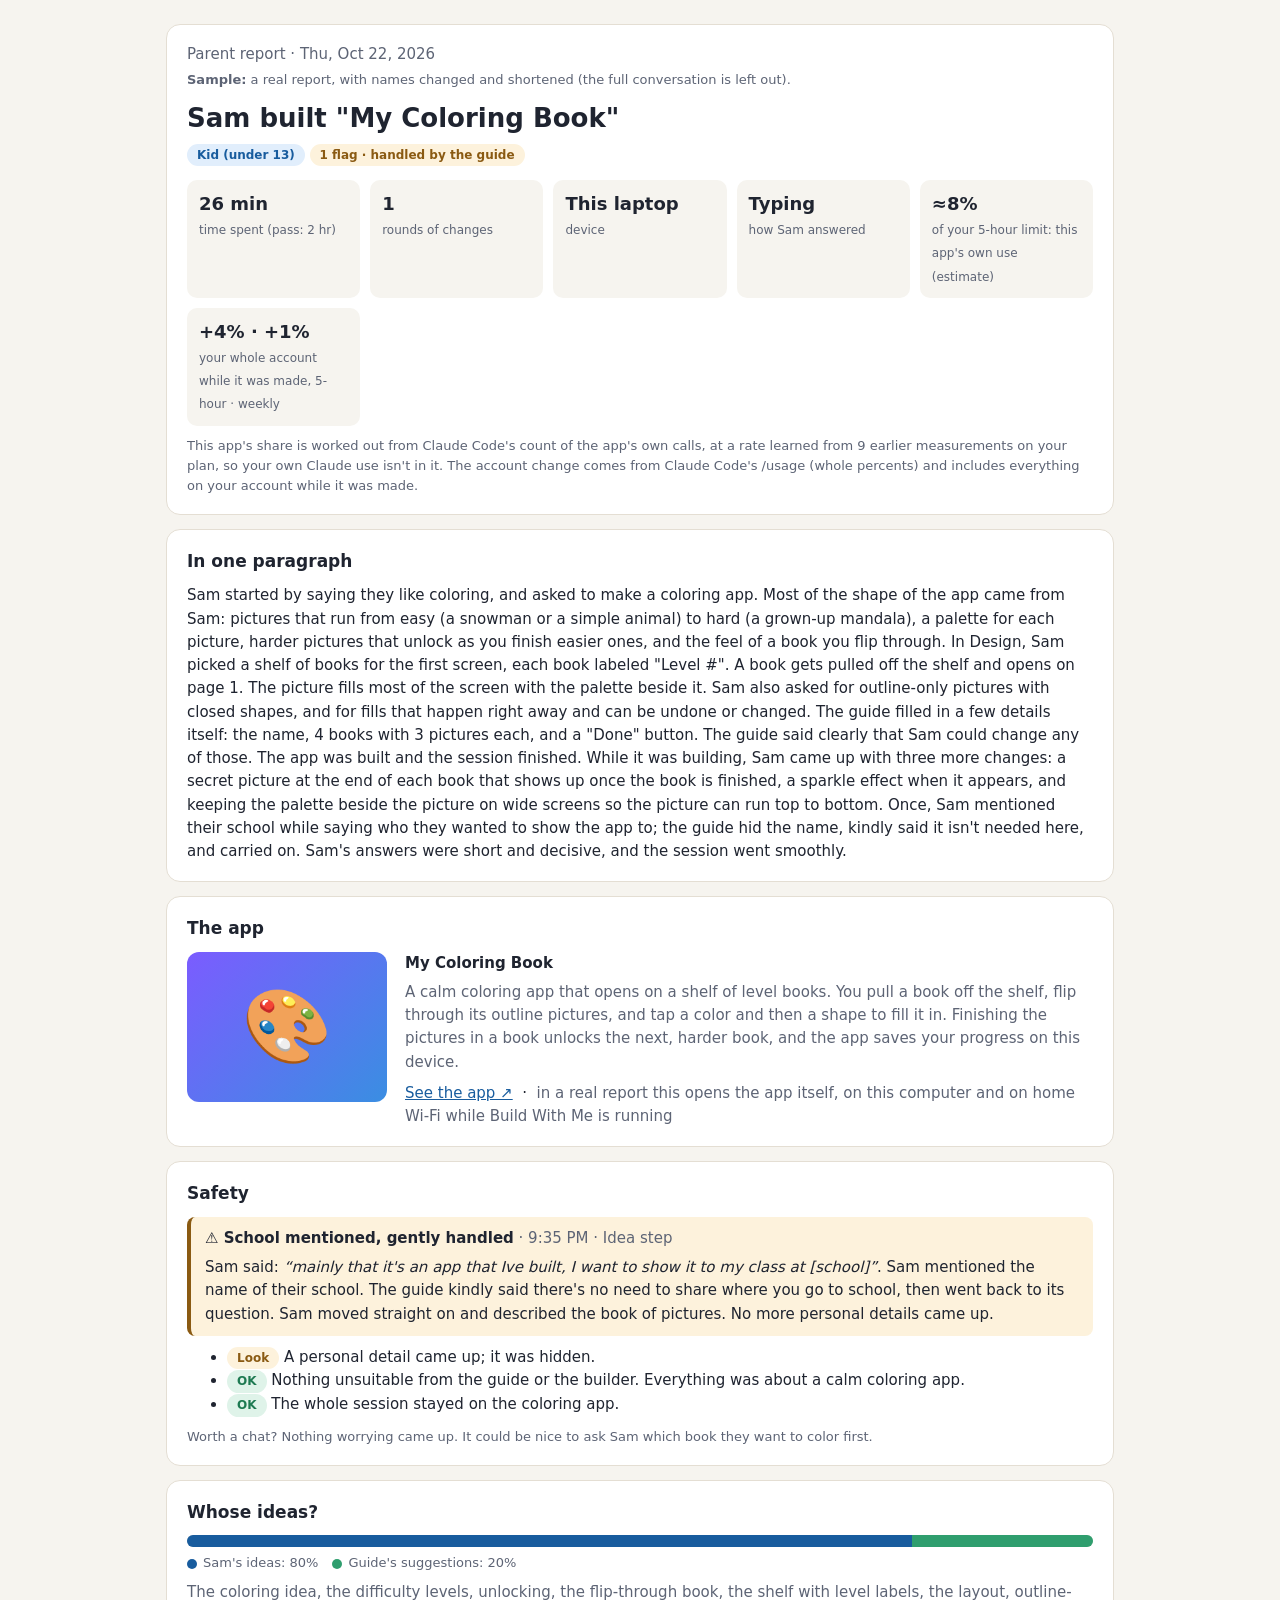
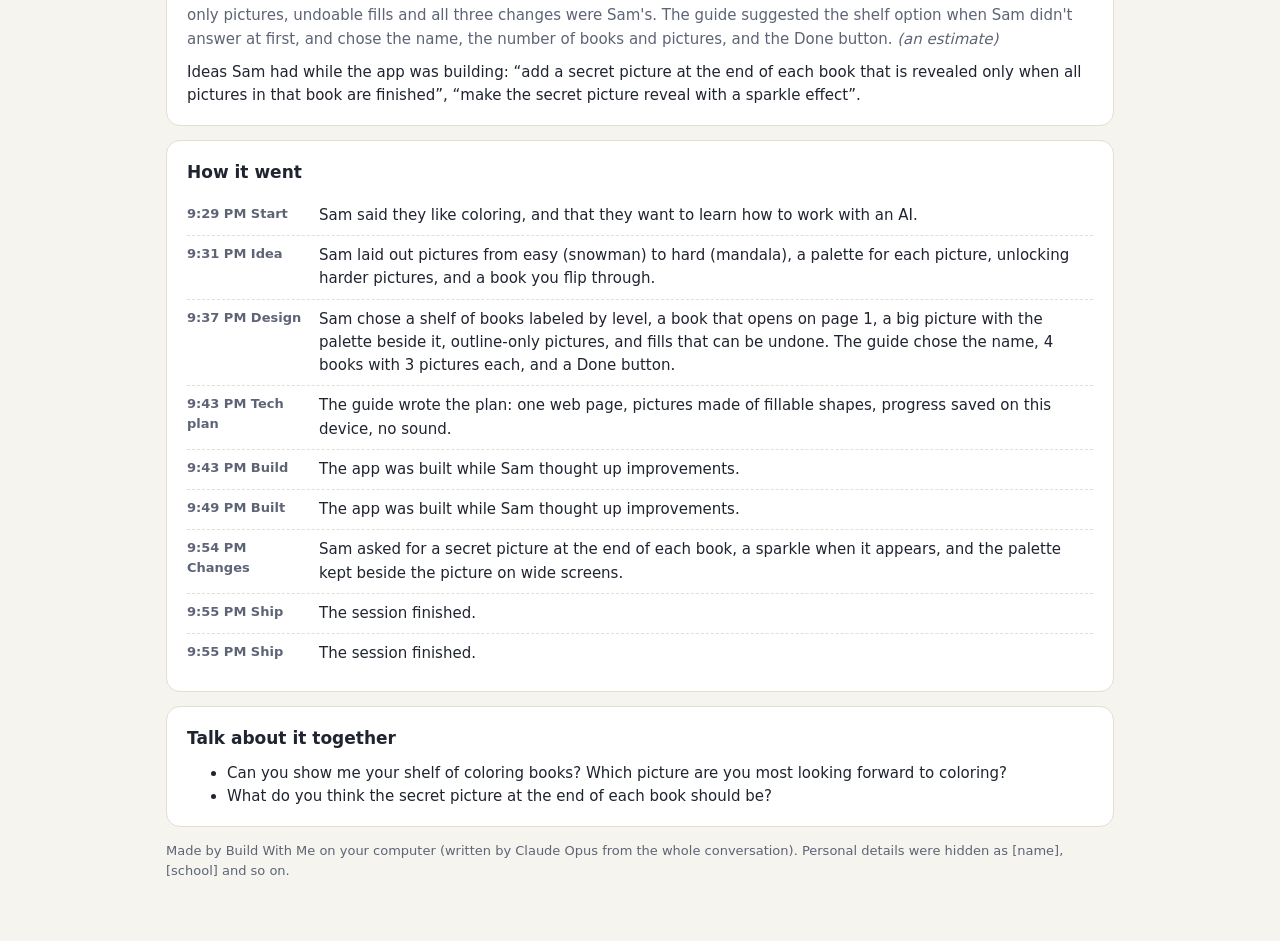
<file: site/sample-report.html>
<!doctype html>
<html lang="en"><head><meta charset="utf-8"><meta name="viewport" content="width=device-width,initial-scale=1">
<title>Sam built &quot;My Coloring Book&quot; · Parent report</title>
<style>:root{--bg:#f6f4ef;--card:#fff;--ink:#1f2430;--muted:#5d6475;--line:#e4ded3;--brand:#2f9e6e;--brand-soft:#dff3e9;--kid:#185c9e;--kid-soft:#e1eefc;--teen:#6d3fc0;--teen-soft:#eee6fb;--warn:#8a5a12;--warn-soft:#fdf2dc;--bad:#9c3535;--bad-soft:#f9e2e2;--ok:#1e7a52;--ok-soft:#dff3e9}
@media (prefers-color-scheme:dark){:root:not([data-theme="light"]){--bg:#15171c;--card:#1f232b;--ink:#eceef3;--muted:#a3a9b8;--line:#333945;--brand:#4cc08d;--brand-soft:#1b3329;--kid:#6aaef0;--kid-soft:#1d2c3e;--teen:#b08cf0;--teen-soft:#2c2340;--warn:#e0a84a;--warn-soft:#3a3020;--bad:#e07a7a;--bad-soft:#3a2222;--ok:#4cc08d;--ok-soft:#1b3329}}
*{box-sizing:border-box}
body{margin:0;background:var(--bg);color:var(--ink);font:15px/1.55 system-ui,-apple-system,"Segoe UI",Roboto,sans-serif}
main{max-width:980px;margin:0 auto;padding:24px 16px 60px}
.card{background:var(--card);border:1px solid var(--line);border-radius:14px;padding:18px 20px;margin-bottom:14px}
h1{font-size:26px;margin:0 0 4px} h2{font-size:17px;margin:0 0 10px} h3{font-size:15px;margin:0 0 6px}
.muted{color:var(--muted)}
.pill{display:inline-block;font-size:12px;font-weight:700;padding:2px 10px;border-radius:999px}
.ok{background:var(--ok-soft);color:var(--ok)} .warn{background:var(--warn-soft);color:var(--warn)} .bad{background:var(--bad-soft);color:var(--bad)} .kid{background:var(--kid-soft);color:var(--kid)} .teen{background:var(--teen-soft);color:var(--teen)}
.head{display:flex;justify-content:space-between;gap:16px;flex-wrap:wrap;align-items:flex-start}
.facts{display:grid;grid-template-columns:repeat(auto-fit,minmax(150px,1fr));gap:10px;margin-top:14px}
.fact{background:var(--bg);border-radius:10px;padding:10px 12px}
.fact b{display:block;font-size:18px}
.fact span{font-size:12px;color:var(--muted)}
.app{display:grid;grid-template-columns:200px 1fr;gap:18px;align-items:start}
@media (max-width:640px){.app{grid-template-columns:1fr}}
.shot{aspect-ratio:4/3;border-radius:12px;background:linear-gradient(135deg,#7b5cff,#3a8ee2);display:grid;place-items:center;color:#fff;font-weight:800;text-align:center;padding:10px}
.shot .e{font-size:72px;display:block;margin:auto}
a{color:var(--kid)}
.flag{border-left:4px solid var(--warn);background:var(--warn-soft);padding:10px 14px;border-radius:8px;margin:8px 0}
.flag.look{border-color:var(--bad);background:var(--bad-soft)}
.flag q{font-style:italic}
.timeline{list-style:none;padding:0;margin:0}
.timeline li{display:grid;grid-template-columns:120px 1fr;gap:12px;padding:8px 0;border-bottom:1px dashed var(--line)}
.timeline li:last-child{border-bottom:none}
.timeline .when{font-weight:700;color:var(--muted);font-size:13px}
.bar{height:12px;border-radius:999px;background:var(--line);overflow:hidden;display:flex;margin:6px 0}
.bar i{display:block;height:100%}
.legend{font-size:13px;color:var(--muted);display:flex;gap:14px;flex-wrap:wrap}
.legend span::before{content:"";display:inline-block;width:10px;height:10px;border-radius:50%;margin-right:6px;vertical-align:middle;background:var(--c)}
details{margin-top:10px} summary{cursor:pointer;font-weight:600}
.quote{background:var(--bg);border-radius:8px;padding:8px 12px;margin:6px 0;white-space:pre-wrap}
@media (max-width:480px){.timeline li{grid-template-columns:1fr;gap:2px}}
@media print{body{background:#fff}.card{break-inside:avoid;border-color:#ccc}details>*{display:block}}
.quote b{font-size:12px;color:var(--muted);display:block}
.note{font-size:13px;color:var(--muted);margin:10px 0 0}</style></head>
<body><main>
  <div class="card">
    <div class="head"><div>
      <span class="muted">Parent report · Thu, Oct 22, 2026</span>
      <p class="note" style="margin:4px 0 8px"><b>Sample:</b> a real report, with names changed and shortened (the full conversation is left out).</p>
      <h1>Sam built &quot;My Coloring Book&quot;</h1>
      <span class="pill kid">Kid (under 13)</span> <span class="pill warn">1 flag · handled by the guide</span>
    </div></div>
    <div class="facts">
      <div class="fact"><b>26 min</b><span>time spent (pass: 2 hr)</span></div>
      <div class="fact"><b>1</b><span>rounds of changes</span></div>
      <div class="fact"><b>This laptop</b><span>device</span></div>
      <div class="fact"><b>Typing</b><span>how Sam answered</span></div>
      <div class="fact"><b>≈8%</b><span>of your 5-hour limit: this app's own use (estimate)</span></div><div class="fact"><b>+4% · +1%</b><span>your whole account while it was made, 5-hour · weekly</span></div>
    </div>
    <p class="note">This app's share is worked out from Claude Code's count of the app's own calls, at a rate learned from 9 earlier measurements on your plan, so your own Claude use isn't in it. The account change comes from Claude Code's /usage (whole percents) and includes everything on your account while it was made.</p>
  </div>
  <div class="card"><h2>In one paragraph</h2><p style="margin:0">Sam started by saying they like coloring, and asked to make a coloring app. Most of the shape of the app came from Sam: pictures that run from easy (a snowman or a simple animal) to hard (a grown-up mandala), a palette for each picture, harder pictures that unlock as you finish easier ones, and the feel of a book you flip through. In Design, Sam picked a shelf of books for the first screen, each book labeled &quot;Level #&quot;. A book gets pulled off the shelf and opens on page 1. The picture fills most of the screen with the palette beside it. Sam also asked for outline-only pictures with closed shapes, and for fills that happen right away and can be undone or changed. The guide filled in a few details itself: the name, 4 books with 3 pictures each, and a &quot;Done&quot; button. The guide said clearly that Sam could change any of those. The app was built and the session finished. While it was building, Sam came up with three more changes: a secret picture at the end of each book that shows up once the book is finished, a sparkle effect when it appears, and keeping the palette beside the picture on wide screens so the picture can run top to bottom. Once, Sam mentioned their school while saying who they wanted to show the app to; the guide hid the name, kindly said it isn&#39;t needed here, and carried on. Sam&#39;s answers were short and decisive, and the session went smoothly.</p></div>
  <div class="card"><h2>The app</h2><div class="app"><div class="shot"><span><span class="e">🎨</span></span></div><div><h3>My Coloring Book</h3><p class="muted" style="margin:0 0 8px">A calm coloring app that opens on a shelf of level books. You pull a book off the shelf, flip through its outline pictures, and tap a color and then a shape to fill it in. Finishing the pictures in a book unlocks the next, harder book, and the app saves your progress on this device.</p><p style="margin:0"><a href="images/sample-coloring-book.png" target="_blank" rel="noopener">See the app ↗</a> &nbsp;·&nbsp; <span class="muted">in a real report this opens the app itself, on this computer and on home Wi-Fi while Build With Me is running</span></p></div></div></div>
  <div class="card"><h2>Safety</h2>
    <div class="flag"><b>⚠ School mentioned, gently handled</b> <span class="muted">· 9:35 PM · Idea step</span><p style="margin:6px 0 0">Sam said: <q>mainly that it&#39;s an app that Ive built, I want to show it to my class at [school]</q>. Sam mentioned the name of their school. The guide kindly said there&#39;s no need to share where you go to school, then went back to its question. Sam moved straight on and described the book of pictures. No more personal details came up.</p></div>
    <ul style="margin:10px 0 0"><li><span class="pill warn">Look</span> A personal detail came up; it was hidden.</li><li><span class="pill ok">OK</span> Nothing unsuitable from the guide or the builder. Everything was about a calm coloring app.</li><li><span class="pill ok">OK</span> The whole session stayed on the coloring app.</li></ul>
    <p class="note">Worth a chat? Nothing worrying came up. It could be nice to ask Sam which book they want to color first.</p>
    
  </div>
  <div class="card"><h2>Whose ideas?</h2><div class="bar"><i style="width:80%;background:var(--kid)"></i><i style="width:20%;background:var(--brand)"></i></div><div class="legend"><span style="--c:var(--kid)">Sam's ideas: 80%</span><span style="--c:var(--brand)">Guide's suggestions: 20%</span></div><p class="muted" style="margin:8px 0 0">The coloring idea, the difficulty levels, unlocking, the flip-through book, the shelf with level labels, the layout, outline-only pictures, undoable fills and all three changes were Sam&#39;s. The guide suggested the shelf option when Sam didn&#39;t answer at first, and chose the name, the number of books and pictures, and the Done button. <i>(an estimate)</i></p><p style="margin:10px 0 0">Ideas Sam had while the app was building: <q>add a secret picture at the end of each book that is revealed only when all pictures in that book are finished</q>, <q>make the secret picture reveal with a sparkle effect</q>.</p></div>
  <div class="card"><h2>How it went</h2><ul class="timeline"><li><span class="when">9:29 PM Start</span><span>Sam said they like coloring, and that they want to learn how to work with an AI.</span></li><li><span class="when">9:31 PM Idea</span><span>Sam laid out pictures from easy (snowman) to hard (mandala), a palette for each picture, unlocking harder pictures, and a book you flip through.</span></li><li><span class="when">9:37 PM Design</span><span>Sam chose a shelf of books labeled by level, a book that opens on page 1, a big picture with the palette beside it, outline-only pictures, and fills that can be undone. The guide chose the name, 4 books with 3 pictures each, and a Done button.</span></li><li><span class="when">9:43 PM Tech plan</span><span>The guide wrote the plan: one web page, pictures made of fillable shapes, progress saved on this device, no sound.</span></li><li><span class="when">9:43 PM Build</span><span>The app was built while Sam thought up improvements.</span></li><li><span class="when">9:49 PM Built</span><span>The app was built while Sam thought up improvements.</span></li><li><span class="when">9:54 PM Changes</span><span>Sam asked for a secret picture at the end of each book, a sparkle when it appears, and the palette kept beside the picture on wide screens.</span></li><li><span class="when">9:55 PM Ship</span><span>The session finished.</span></li><li><span class="when">9:55 PM Ship</span><span>The session finished.</span></li></ul></div>
  <div class="card"><h2>Talk about it together</h2>
    <ul style="margin:0"><li>Can you show me your shelf of coloring books? Which picture are you most looking forward to coloring?</li><li>What do you think the secret picture at the end of each book should be?</li></ul>
    
  </div>
  <p class="note">Made by Build With Me on your computer (written by Claude Opus from the whole conversation). Personal details were hidden as [name], [school] and so on.</p>
</main></body></html>
</file>
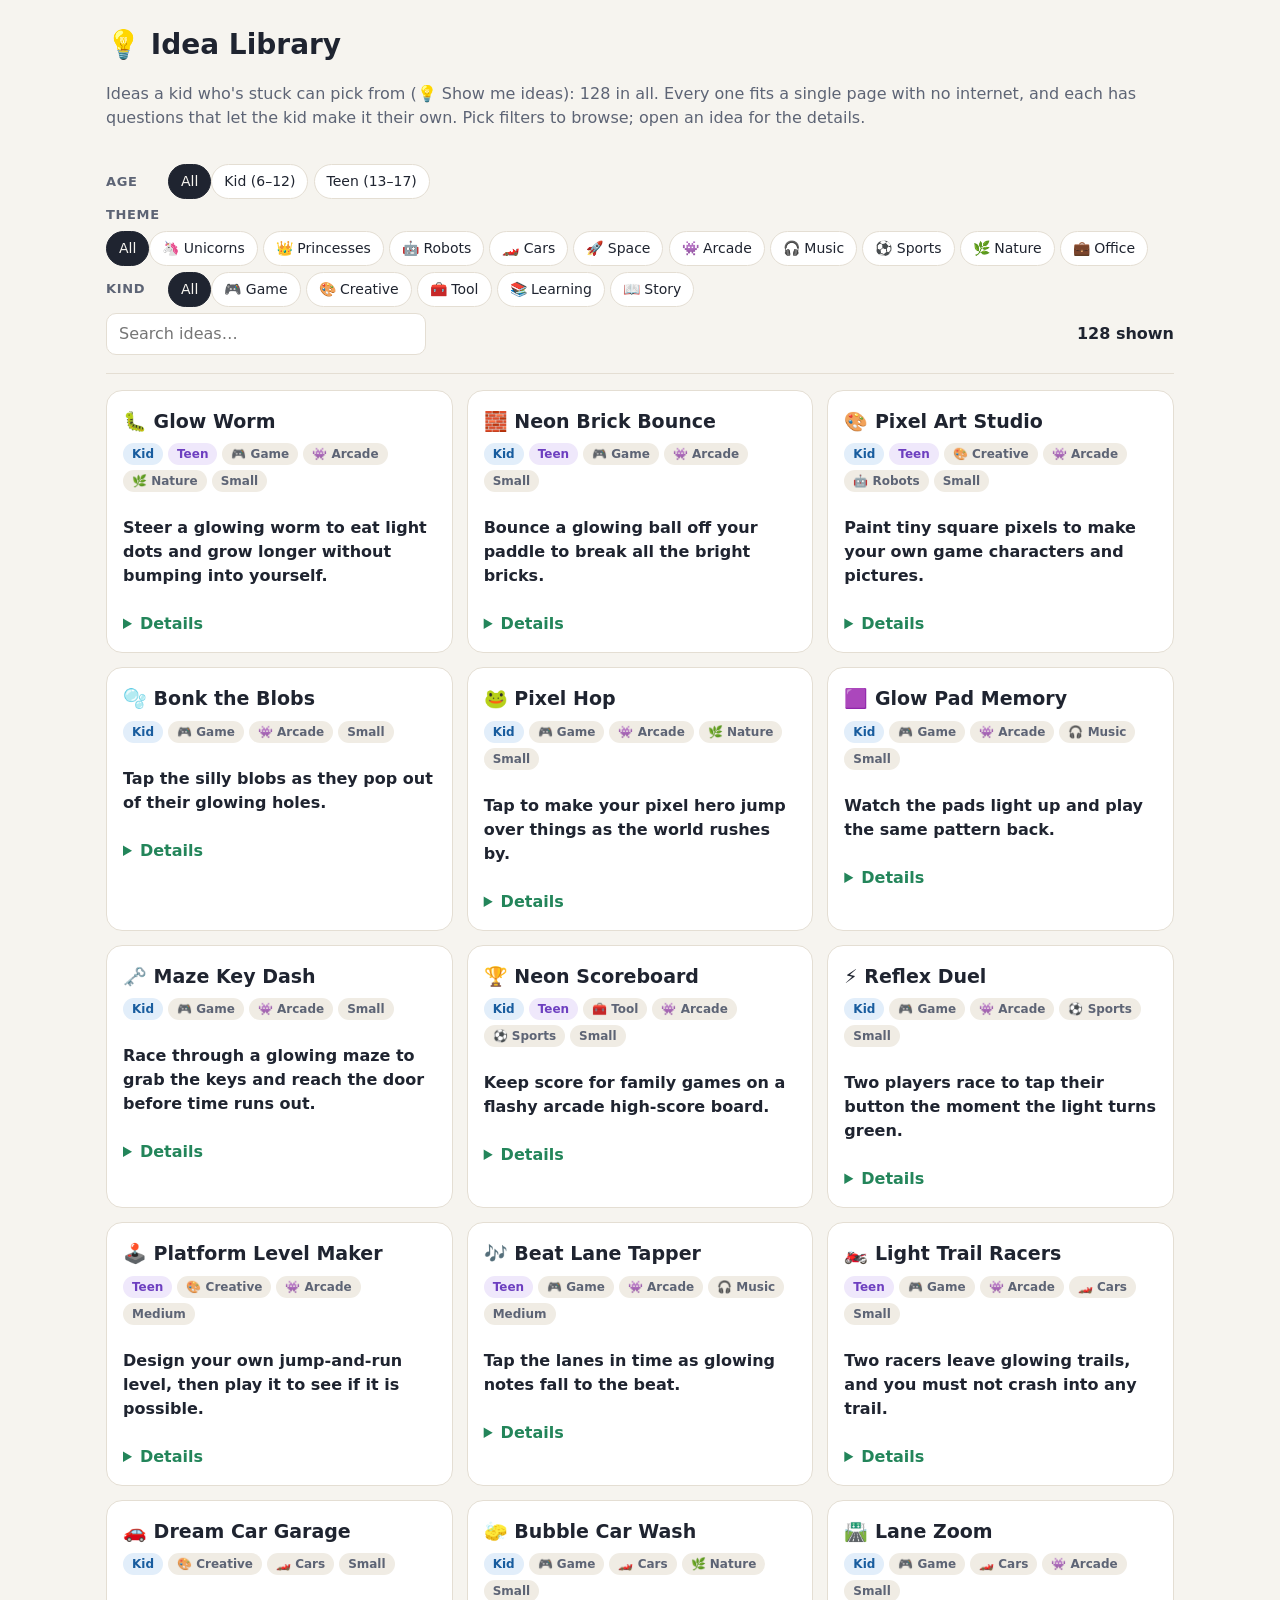
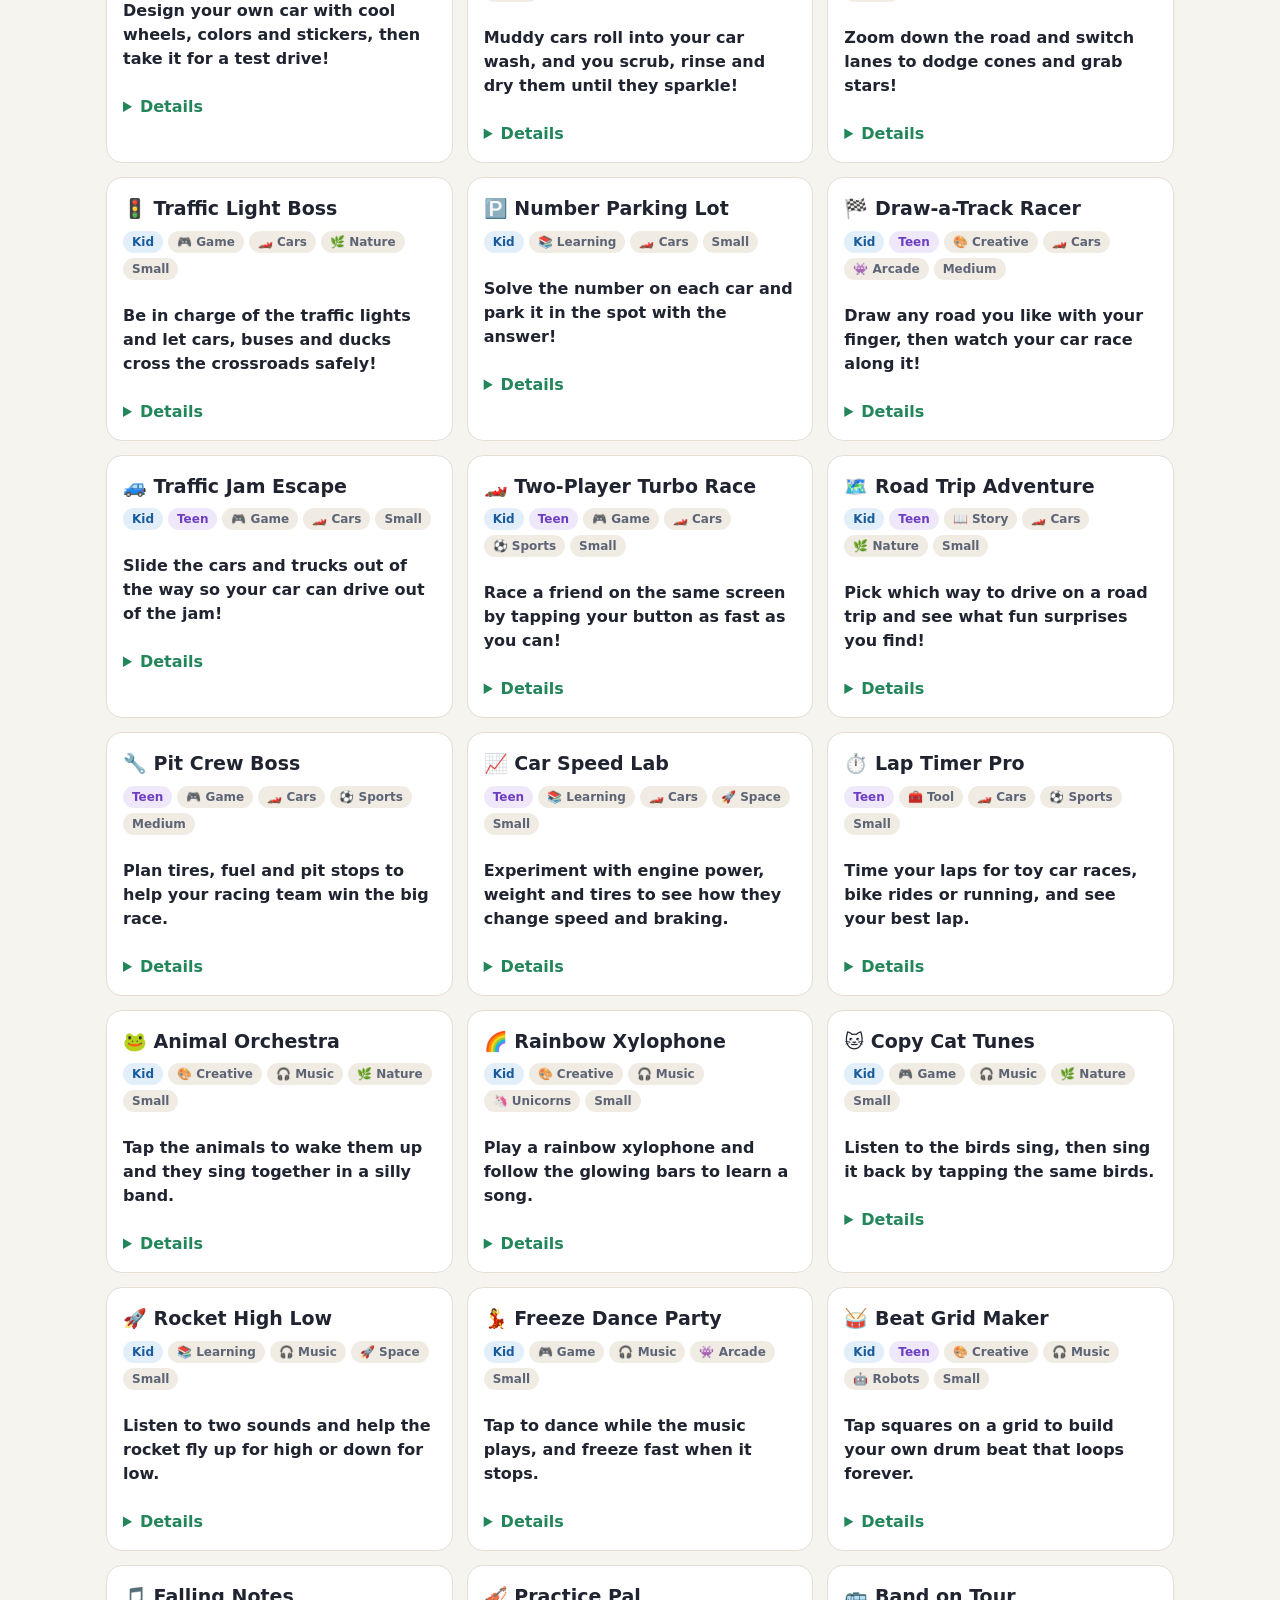
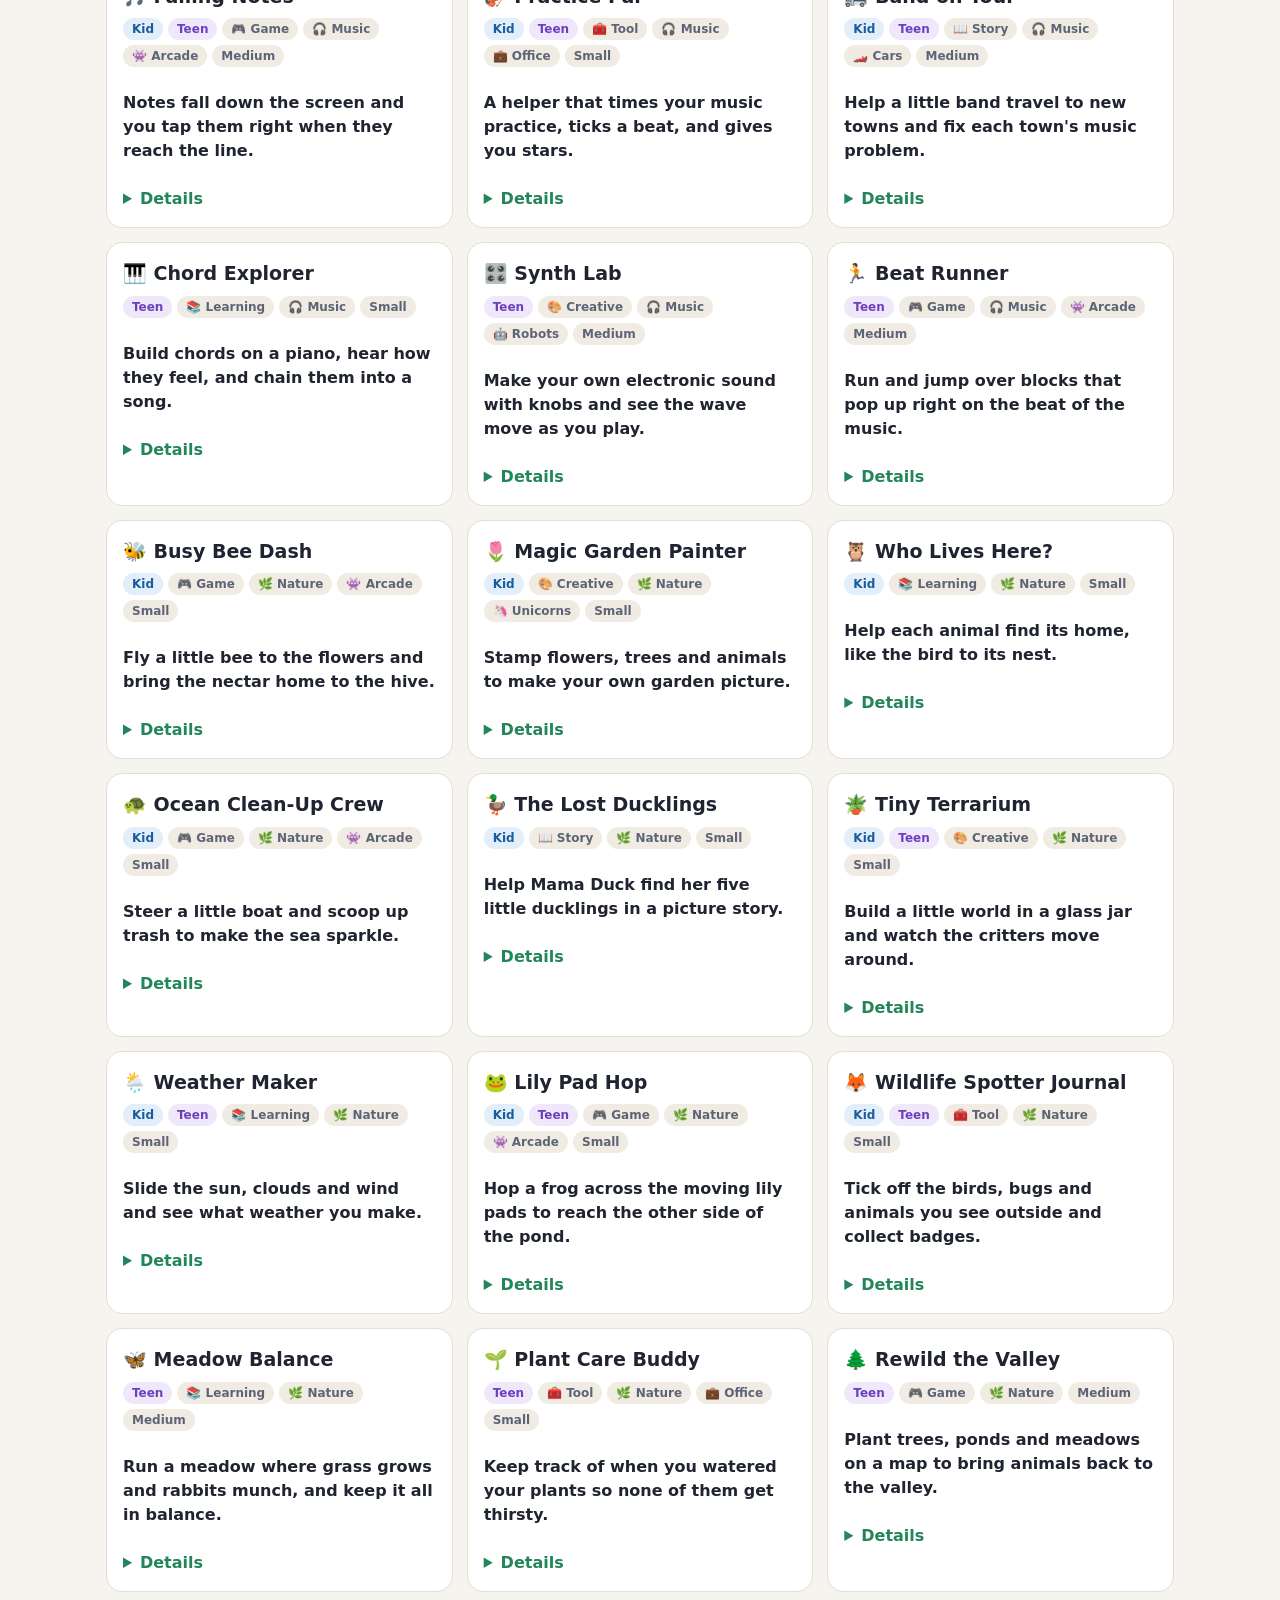
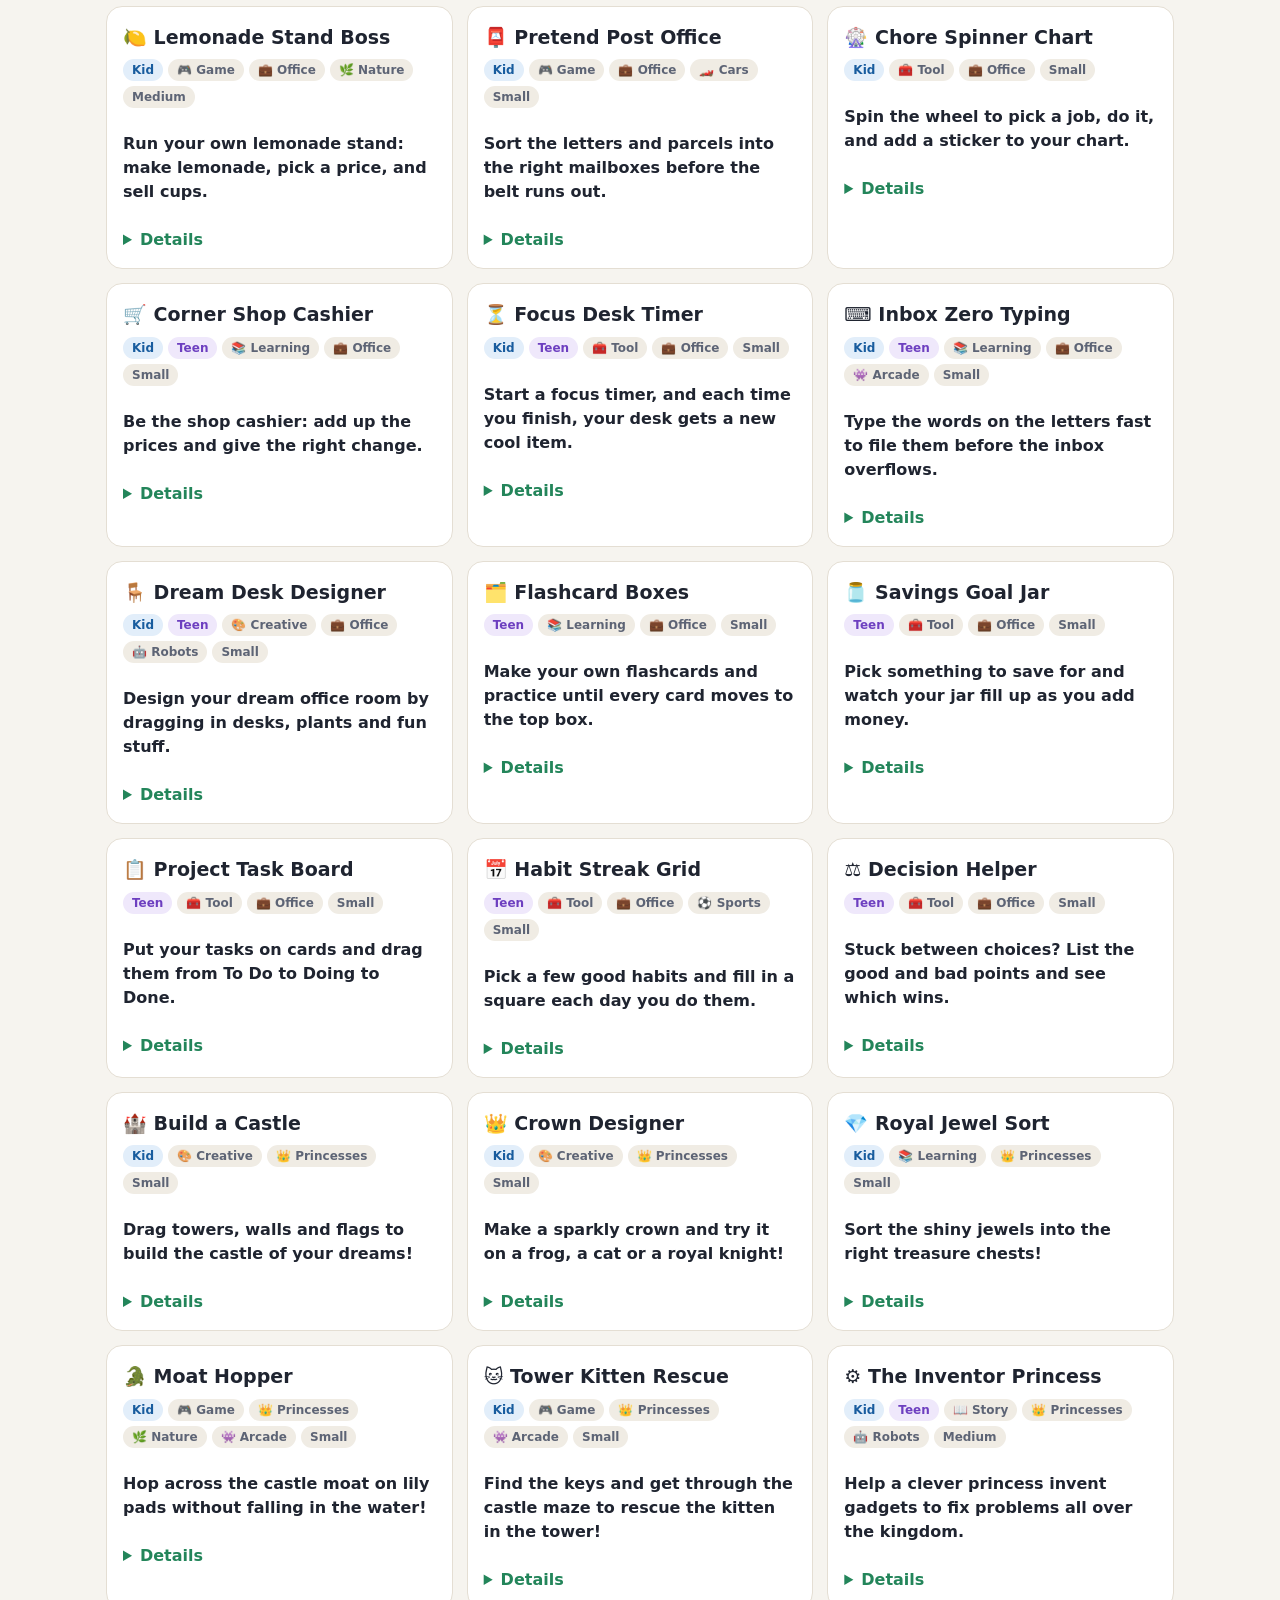
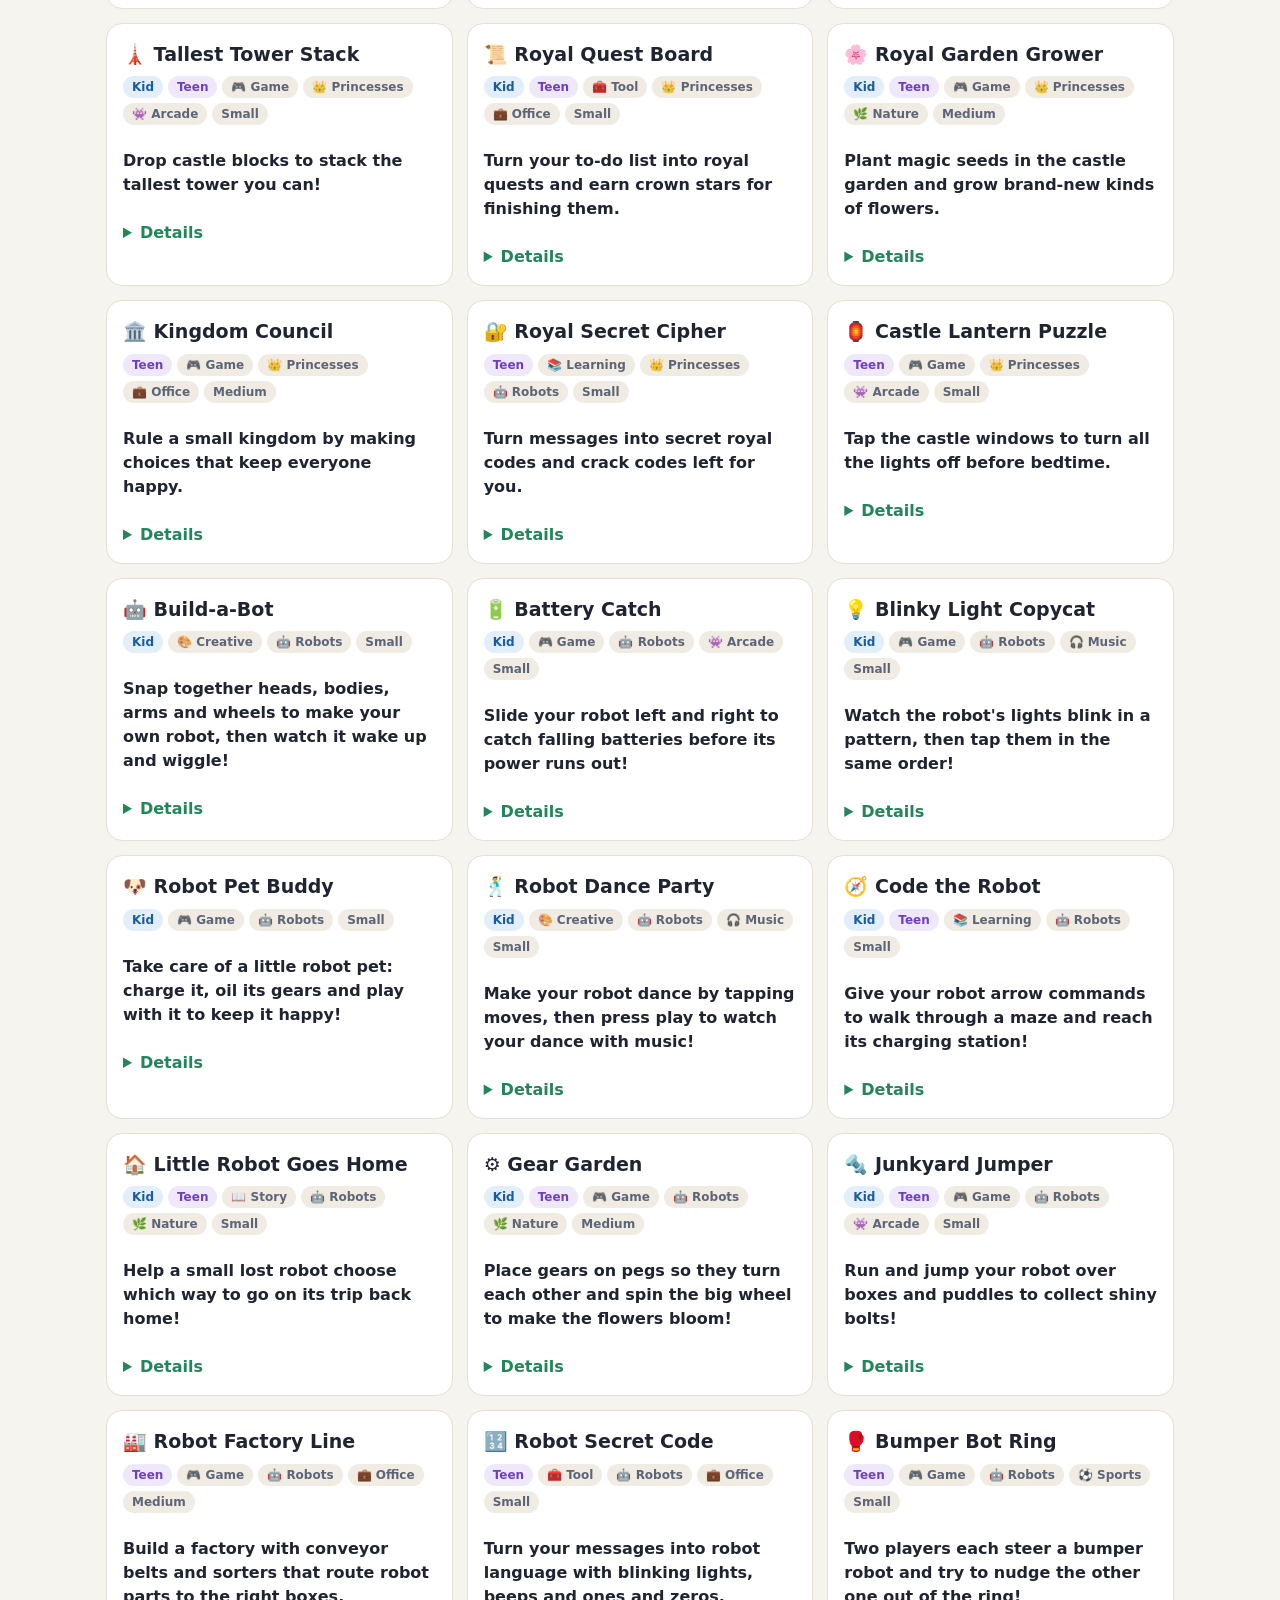
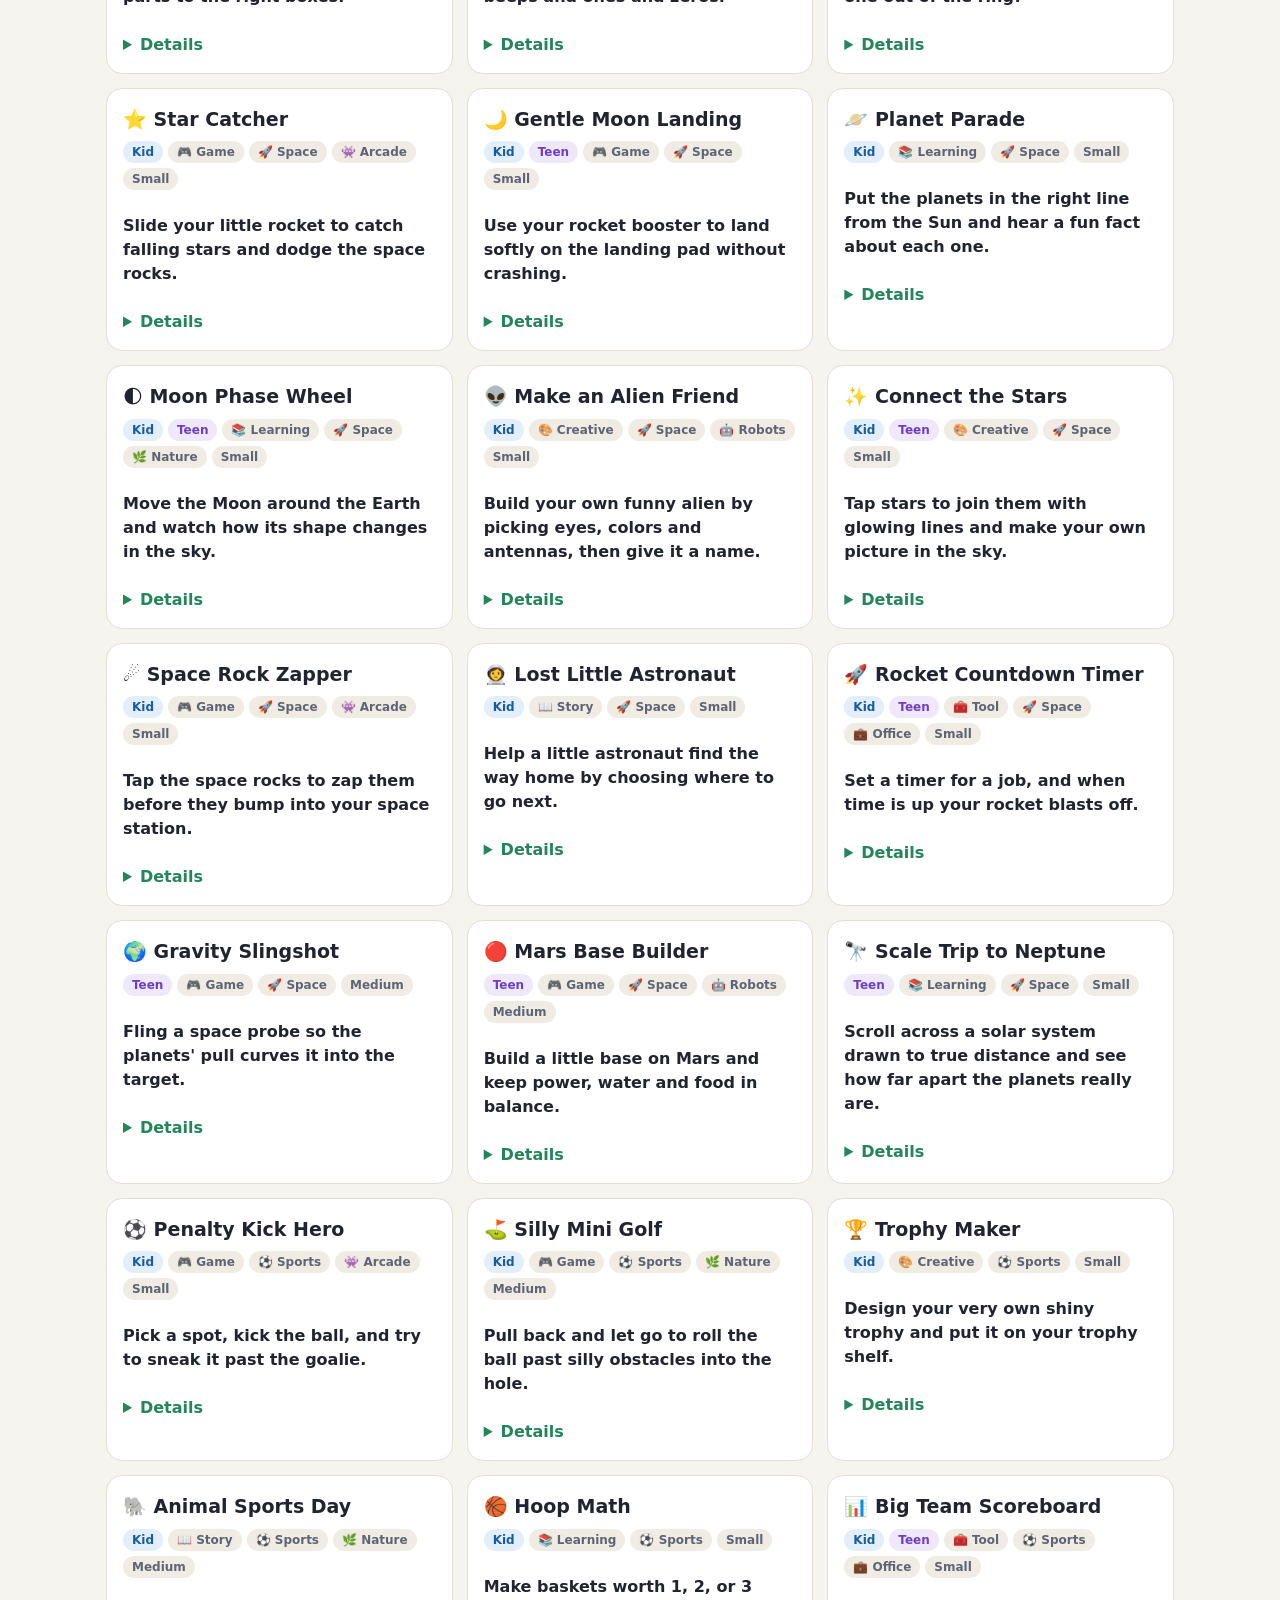
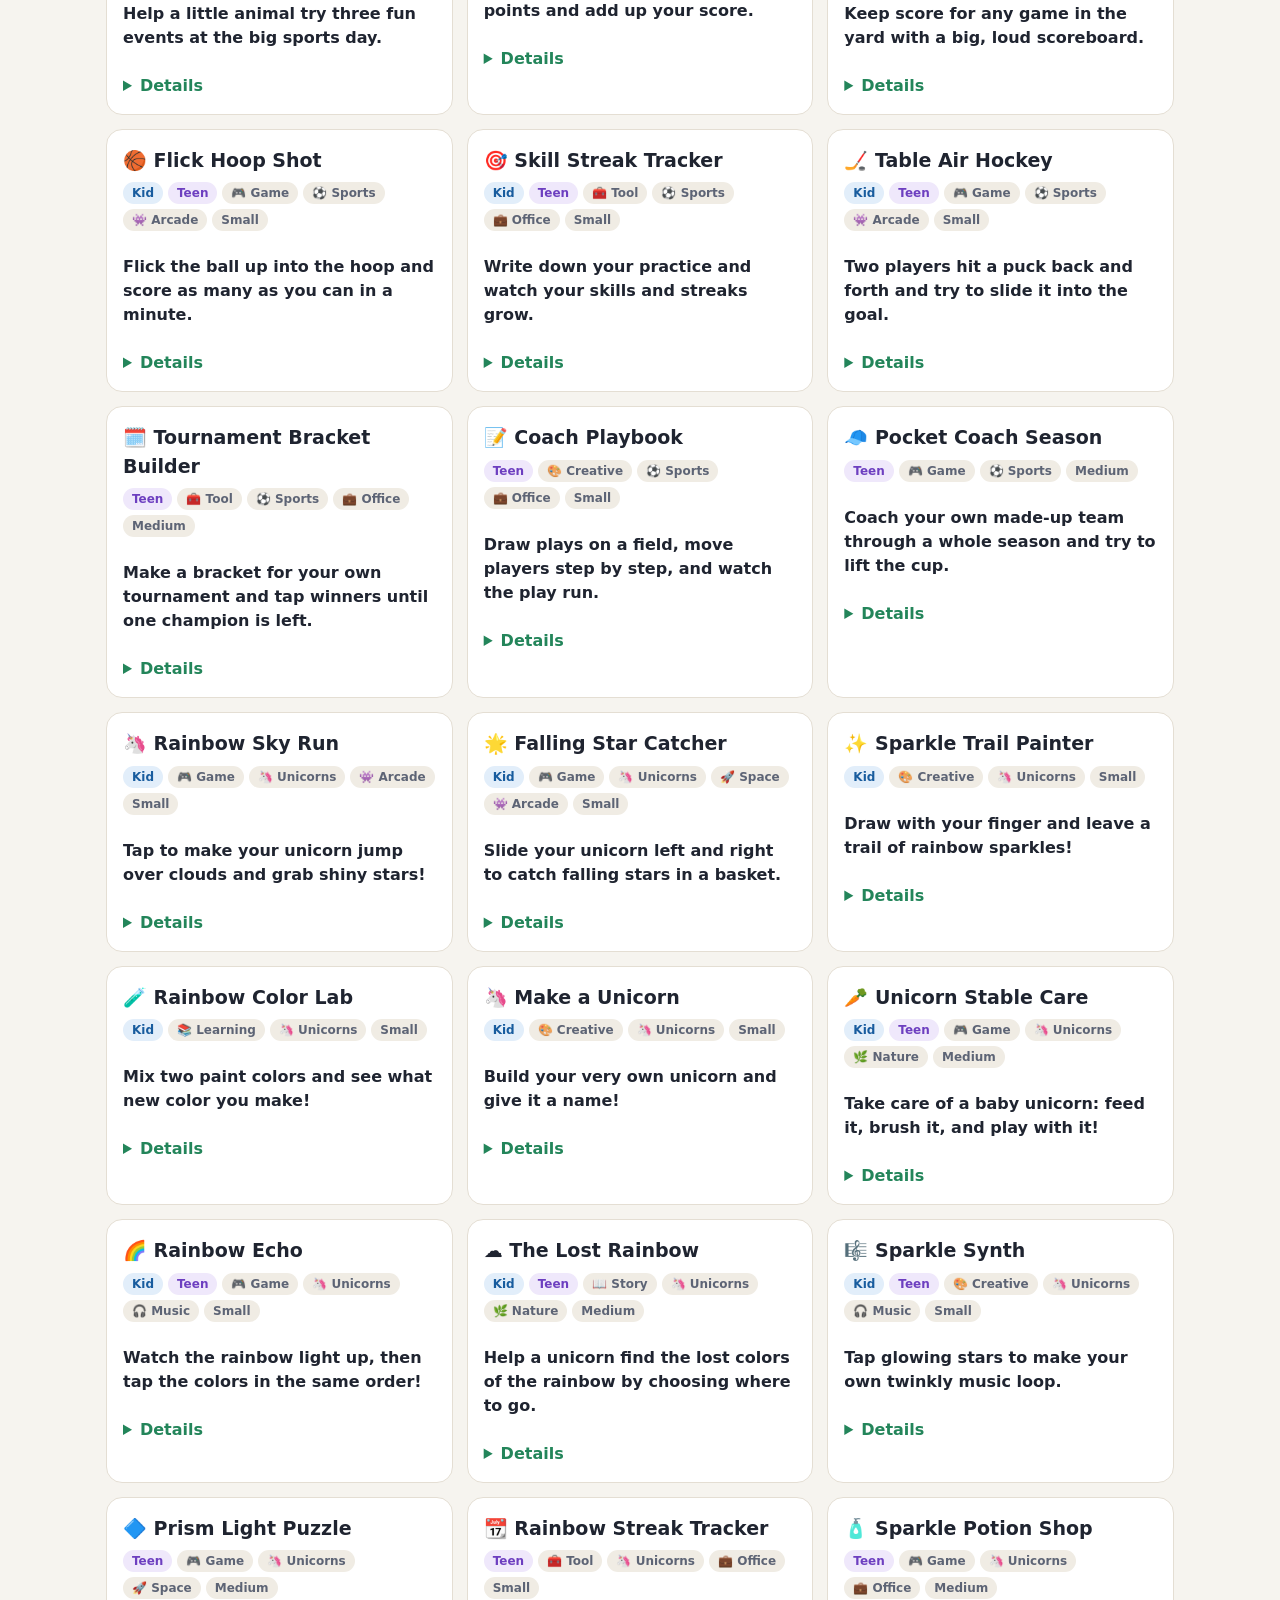
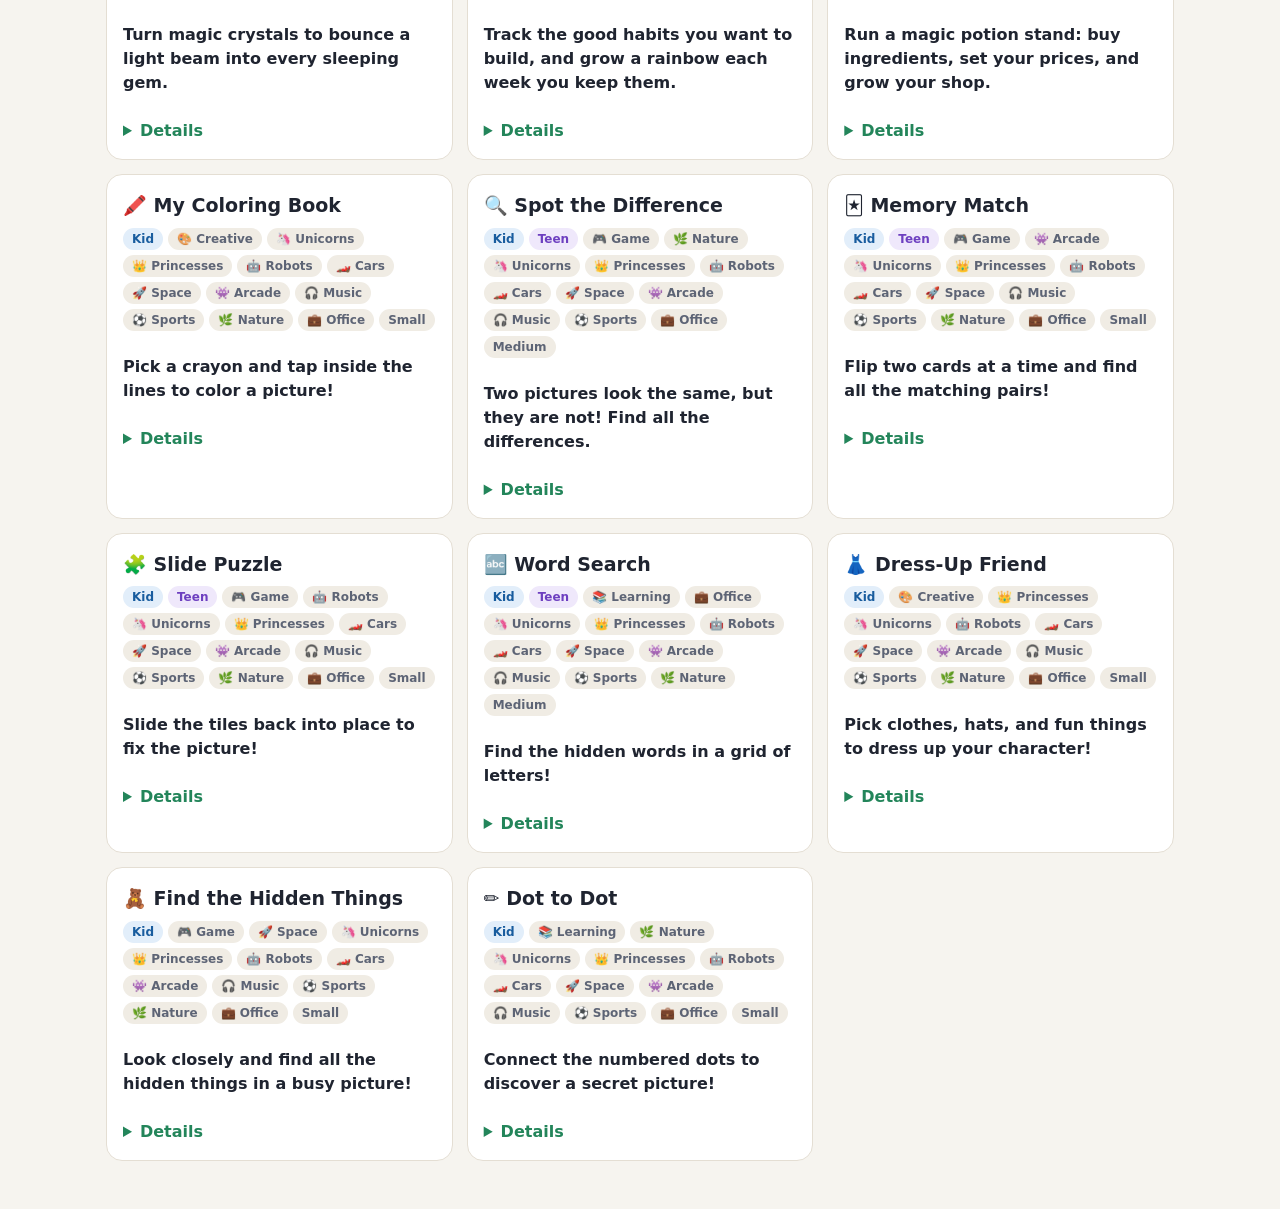
<file: docs/design/idea-library.html>
<!doctype html>
<html lang="en">
<head>
<meta charset="utf-8">
<meta name="viewport" content="width=device-width,initial-scale=1">
<title>Idea Library</title>
<style>
:root{--bg:#f6f4ef;--card:#fff;--ink:#1f2430;--muted:#5d6475;--line:#e4ded3;--brand:#23855a;--soft:#dff3e9;--kid:#185c9e;--kid-soft:#e2eefa;--teen:#6d3fc0;--teen-soft:#efe8fb;--chip:#f0ece4}
@media (prefers-color-scheme:dark){:root:not([data-theme="light"]){--bg:#15171c;--card:#1f232b;--ink:#eceef3;--muted:#a3a9b8;--line:#333945;--brand:#4cc08d;--soft:#1b3329;--kid:#6aaef0;--kid-soft:#1a2a3d;--teen:#b08cf0;--teen-soft:#2a2340;--chip:#272c35}}
:root[data-theme="dark"]{--bg:#15171c;--card:#1f232b;--ink:#eceef3;--muted:#a3a9b8;--line:#333945;--brand:#4cc08d;--soft:#1b3329;--kid:#6aaef0;--kid-soft:#1a2a3d;--teen:#b08cf0;--teen-soft:#2a2340;--chip:#272c35}
*{box-sizing:border-box}
body{margin:0;background:var(--bg);color:var(--ink);font:16px/1.5 system-ui,-apple-system,"Segoe UI",sans-serif}
main{max-width:1100px;margin:0 auto;padding:24px 16px 48px}
h1{font-size:28px;margin:0 0 4px}
.muted{color:var(--muted)}
.bar{position:sticky;top:0;z-index:5;background:var(--bg);padding:12px 0;border-bottom:1px solid var(--line);margin-bottom:16px}
.row{display:flex;flex-wrap:wrap;gap:6px;align-items:center;margin:6px 0}
.row b{font-size:13px;text-transform:uppercase;letter-spacing:.05em;color:var(--muted);margin-right:4px;min-width:52px}
button.f{border:1px solid var(--line);background:var(--card);color:var(--ink);border-radius:999px;padding:6px 12px;font:inherit;font-size:14px;cursor:pointer}
button.f[aria-pressed=true]{background:var(--ink);color:var(--bg);border-color:var(--ink)}
input[type=search]{font:inherit;padding:8px 12px;border:1px solid var(--line);border-radius:10px;background:var(--card);color:var(--ink);width:100%;max-width:320px}
.count{font-weight:700;margin-left:auto}
.grid{display:grid;grid-template-columns:repeat(auto-fill,minmax(300px,1fr));gap:14px}
.card{background:var(--card);border:1px solid var(--line);border-radius:16px;padding:16px;display:flex;flex-direction:column;gap:8px}
.card h2{font-size:19px;margin:0}
.pills{display:flex;flex-wrap:wrap;gap:5px}
.pill{font-size:12px;font-weight:700;border-radius:999px;padding:2px 9px;background:var(--chip);color:var(--muted)}
.pill.kid{background:var(--kid-soft);color:var(--kid)} .pill.teen{background:var(--teen-soft);color:var(--teen)}
.pitch{font-weight:600}
details summary{cursor:pointer;color:var(--brand);font-weight:700}
details h3{font-size:13px;text-transform:uppercase;letter-spacing:.05em;color:var(--muted);margin:12px 0 4px}
details p,details ul{margin:0}
details ul{padding-left:20px}
.empty{padding:40px;text-align:center}
</style>
</head>
<body>
<main>
<h1>💡 Idea Library</h1>
<p class="muted">Ideas a kid who's stuck can pick from (💡 Show me ideas): <span id="total"></span> in all. Every one fits a single page with no internet, and each has questions that let the kid make it their own. Pick filters to browse; open an idea for the details.</p>
<div class="bar">
  <div class="row"><b>Age</b><span id="ages"></span></div>
  <div class="row"><b>Theme</b><span id="themes"></span></div>
  <div class="row"><b>Kind</b><span id="kinds"></span></div>
  <div class="row"><input type="search" id="q" placeholder="Search ideas…" aria-label="Search ideas"><span class="count" id="count"></span></div>
</div>
<div class="grid" id="grid"></div>
</main>
<script>
const IDEAS = [{"id":"arcade-glow-worm","emoji":"🐛","title":"Glow Worm","pitch":"Steer a glowing worm to eat light dots and grow longer without bumping into yourself.","kind":"game","ages":["kid","teen"],"themes":["arcade","nature"],"size":"small","howItWorks":"A neon worm moves across a grid on its own, and you turn it with arrow keys or by swiping. Eating a glowing dot makes it one piece longer and adds a point. If it runs into its own tail the round ends, and your best length is saved. Walls wrap around in easy mode and stop you in hard mode.","lookAndFeel":"Dark grid with faint lines, the worm as rounded squares that fade from bright green to blue along its body, with two happy eyes. Dots pulse in pink and yellow. Each bite plays a short blip that goes a little higher as the worm grows.","makeItYours":["What is the hero: a glow worm, a neon train, or a light-up dragon?","What does it eat: light dots, pixel apples, or tiny stars?","Walls: wrap around to the other side, or stop you?","How fast: chill, normal, or turbo?","What colors glow: green and blue, pink and orange, or rainbow?"],"levelUp":["Add golden dots that give bonus points but vanish fast.","Add maze walls that change each level.","Add a two-player mode on one keyboard with two worms."],"teenTwist":"Add speed that ramps with length, portals that link two grid cells, and a stats screen with average length and longest run.","buildNotes":"Grid-based canvas loop on a fixed tick with setInterval or a time accumulator, worm as an array of cells, swipe detection from pointer start and end, best score in localStorage, Web Audio blip with pitch tied to length."},{"id":"arcade-neon-brick-bounce","emoji":"🧱","title":"Neon Brick Bounce","pitch":"Bounce a glowing ball off your paddle to break all the bright bricks.","kind":"game","ages":["kid","teen"],"themes":["arcade"],"size":"small","howItWorks":"Rows of glowing bricks fill the top of the screen and a paddle sits at the bottom. You move the paddle with your finger, mouse, or keys to keep the ball bouncing up into the bricks. Each brick breaks with a flash and a point, and clearing all of them opens the next level. Miss the ball three times and the round is over.","lookAndFeel":"Neon outlines on black: cyan paddle, pink ball with a short glowing trail, bricks in a rainbow of rows. Broken bricks burst into little pixel squares. Each hit plays a note, and bricks higher up play higher notes so a level sounds like music.","makeItYours":["What is the ball: a glowing ball, a smiley face, or a bouncing donut?","What shape do the bricks make: a heart, a rocket, or your initials?","How many lives: three, five, or endless practice?","What breaks out of the bricks: pixel dust, stars, or confetti?","Paddle size: wide and easy, normal, or tiny and tricky?"],"levelUp":["Add power-ups that fall from bricks, like a wider paddle or a second ball.","Add tough bricks that need two or three hits.","Add a level picker with brick patterns you can draw yourself."],"teenTwist":"Make the bounce angle depend on where the ball hits the paddle, add a speed-up over time, and score with combos for breaking several bricks without touching the paddle.","buildNotes":"Canvas loop with ball velocity and wall and paddle reflection, brick grid as a 2D array with hit points, circle-rectangle collision, levels as string patterns, Web Audio notes per row, best score in localStorage."},{"id":"arcade-pixel-art-studio","emoji":"🎨","title":"Pixel Art Studio","pitch":"Paint tiny square pixels to make your own game characters and pictures.","kind":"creative","ages":["kid","teen"],"themes":["arcade","robots"],"size":"small","howItWorks":"A big grid of empty squares sits in the middle with a palette of bright colors beside it. You tap or drag to color squares, use the eraser and fill bucket, and pick a grid size like 8 by 8 or 16 by 16. Finished pictures go into your gallery with a name, where you can open them again to keep working.","lookAndFeel":"A retro arcade frame around the canvas, with chunky pixel-style buttons and a dark background so colors pop. A tiny live preview at actual size shows how your art would look in a game. Each painted square makes a soft click, and saving plays a short coin-style jingle.","makeItYours":["What colors are in the palette: neon brights, soft pastels, or old-console colors?","How big is the grid: small 8 by 8, medium 16 by 16, or big 32 by 32?","What tools do you want: mirror drawing, fill bucket, or a shape stamper?","What does the gallery look like: an arcade cabinet wall, a museum, or a trophy shelf?","Should there be starter templates like a smiling blob, a heart, or a rocket?"],"levelUp":["Add a second frame and a play button so your drawing animates.","Add a mirror mode that paints both sides at once.","Add a big view that tiles your art like wallpaper."],"teenTwist":"Add multi-frame animation with adjustable speed, a custom palette editor, and onion skinning to see the previous frame while drawing.","buildNotes":"Canvas grid with pointer events for drag painting, flood fill with a queue, art stored as arrays of palette indexes in localStorage, preview canvas scaled with imageSmoothingEnabled false, Web Audio clicks."},{"id":"arcade-bonk-the-blobs","emoji":"🫧","title":"Bonk the Blobs","pitch":"Tap the silly blobs as they pop out of their glowing holes.","kind":"game","ages":["kid"],"themes":["arcade"],"size":"small","howItWorks":"Nine glowing holes sit in a grid. Silly blobs pop up for a moment and you tap them for a point before they hide again. Sometimes a sleepy star pops up instead, and you should not tap it. A round lasts 30 seconds, and your best score is kept.","lookAndFeel":"Round neon holes in purple and cyan on a dark floor, blobs as squishy colored jelly shapes with big eyes. A bonked blob squishes flat with stars around its head, then giggles away. Each bonk plays a springy boing.","makeItYours":["What pops up: blobs, moles in sunglasses, or tiny robots?","What should you not tap: a sleepy star, a baby blob, or a flower?","How long is a round: 20, 30, or 60 seconds?","How many holes: 4 for easy, 9, or 16 for chaos?","What sound does a bonk make: boing, squeak, or a funny honk?"],"levelUp":["Add golden blobs worth more points.","Add a two-player mode where each player has their own side of the screen.","Add levels where blobs get faster and pop up in pairs."],"buildNotes":"DOM or SVG grid of holes with CSS transform animations for popping up, random timers per hole, pointerdown hit handling, round timer, best score in localStorage, Web Audio boing with a quick frequency drop."},{"id":"arcade-pixel-hop","emoji":"🐸","title":"Pixel Hop","pitch":"Tap to make your pixel hero jump over things as the world rushes by.","kind":"game","ages":["kid"],"themes":["arcade","nature"],"size":"small","howItWorks":"Your pixel hero runs on its own along the ground while blocks and puddles come toward it. You tap the screen or press space to jump over them. Coins float above some gaps for extra points. The world speeds up slowly, and when you bump into something you see how far you ran and your best distance.","lookAndFeel":"Chunky pixel art drawn on canvas: a small square hero with a two-frame running animation, a scrolling ground line, and a neon city skyline moving slower behind it. A jump plays a rising bloop, a coin plays a bright ding, and a bump plays a soft thud.","makeItYours":["Who is the hero: a pixel cat, a little robot, or a jumping pancake?","What do you jump over: blocks, puddles, or sleeping dogs?","Where are you running: a neon city, a jungle, or a candy land?","Double jump allowed: yes or no?","What do you collect: coins, gems, or tiny hearts?"],"levelUp":["Add a shop where coins unlock new hero colors (no real money, just game coins).","Add flying obstacles you must duck under.","Add day and night that change as you run farther."],"buildNotes":"Canvas loop with gravity and jump velocity, obstacles spawned at random gaps and moved left, parallax background layers, box collision, distance and coins in localStorage, Web Audio sounds."},{"id":"arcade-glow-pad-memory","emoji":"🟪","title":"Glow Pad Memory","pitch":"Watch the pads light up and play the same pattern back.","kind":"game","ages":["kid"],"themes":["arcade","music"],"size":"small","howItWorks":"Four big glowing pads sit in a square, each with its own color and sound. The game lights up a short pattern, and you tap the pads in the same order. Get it right and the pattern grows by one more step. Get it wrong and you see how long a pattern you remembered.","lookAndFeel":"Four huge rounded pads in red, blue, green, and yellow that glow brightly when lit, on a dark arcade background. Each pad plays its own musical note, so patterns sound like little songs. A wrong tap plays a gentle wobble, not a harsh buzz.","makeItYours":["What are the pads: plain colors, animal faces, or space shapes?","What sounds do they play: piano notes, animal sounds, or drum beats?","How many pads: 4 for starters, 6, or 9 for experts?","How fast does the pattern play: slow, medium, or quick?","What happens at a new best: confetti, a dance, or a trophy?"],"levelUp":["Add a free play mode to make your own little songs on the pads.","Add a two-player mode where players take turns adding one step.","Add a backwards mode where you play the pattern in reverse."],"buildNotes":"Four DOM buttons with CSS glow states, sequence array with async playback using timeouts, input checking per tap, Web Audio oscillator notes per pad, best length in localStorage."},{"id":"arcade-maze-key-dash","emoji":"🗝️","title":"Maze Key Dash","pitch":"Race through a glowing maze to grab the keys and reach the door before time runs out.","kind":"game","ages":["kid"],"themes":["arcade"],"size":"small","howItWorks":"A top-down neon maze fills the screen with a few keys and a locked door. You move your little hero with arrows or on-screen buttons to collect every key, which unlocks the door. Reach the door before the timer ends to win the level. Each new level is a fresh maze that is a bit bigger.","lookAndFeel":"Glowing blue maze walls on black, the hero as a bright round pixel buddy, keys as spinning yellow pixel keys. The door glows red when locked and green when open. Picking a key plays a sparkle, and the door opening plays a short tune.","makeItYours":["Who is the hero: a pixel bunny, a glowing ball, or a tiny explorer with a lantern?","What do you collect: keys, crystals, or lost puppies?","Should there be a timer, or a relaxed mode with no timer?","Add some friendly hurdles: sticky slime tiles, sliding ice, or doors that open and close?","Maze colors: blue neon, pink and purple, or green like an old screen?"],"levelUp":["Add a fog mode where you only see near your hero.","Add two players racing in the same maze on one keyboard.","Add stars per level for finishing fast."],"buildNotes":"Maze generated with a depth-first carving algorithm on a grid, keys placed in random dead ends, tile-by-tile movement with key and swipe input, canvas drawing with shadowBlur glow, best times in localStorage."},{"id":"arcade-family-scoreboard","emoji":"🏆","title":"Neon Scoreboard","pitch":"Keep score for family games on a flashy arcade high-score board.","kind":"tool","ages":["kid","teen"],"themes":["arcade","sports"],"size":"small","howItWorks":"You add the players with three-letter arcade initials and pick a game, like a board game, a card game, or backyard ball. Big plus and minus buttons change each player's score during the game. When you finish, the winner gets a flashing crown and the result goes into the hall of fame list for that game, which is remembered on the device.","lookAndFeel":"A retro high-score screen with glowing pixel-style letters made with CSS, chunky colorful buttons, and a scrolling star background. Scores flip like an arcade counter. Each point plays a coin blip, and the winner screen plays a little victory jingle.","makeItYours":["What games do you keep score for: board games, card games, or sports in the yard?","How do players show up: initials, emoji avatars, or pixel faces you pick?","What does the winner get: a crown, a trophy, or fireworks?","Should scores count up, or count down to zero for some games?","Color style: hot pink and cyan, gold and black, or green retro screen?"],"levelUp":["Add a round-by-round table so you can see each round's points.","Add a dice roller and a turn timer.","Add stats showing wins per player per game."],"teenTwist":"Add custom score rules per game (target score, lowest wins, rounds), a round history with undo, and win-rate stats per player.","buildNotes":"Plain DOM app with players and games stored as objects in localStorage, initials only (no real names needed), CSS text-shadow glow, Web Audio coin and jingle."},{"id":"arcade-reflex-duel","emoji":"⚡","title":"Reflex Duel","pitch":"Two players race to tap their button the moment the light turns green.","kind":"game","ages":["kid"],"themes":["arcade","sports"],"size":"small","howItWorks":"The screen is split in two, one big button for each player at either end of the tablet or on two keys. A light in the middle stays red for a random short time, then turns green. The first player to tap after it turns green wins the round, but tapping too early gives the point to the other player. First to five points wins the match.","lookAndFeel":"Two big glowing buttons in different colors, a traffic-light style signal in the middle, and big score numbers. The winner's side flashes and plays a happy sound, an early tap plays a silly oops. Characters on each side cheer or flop dramatically.","makeItYours":["What are the two sides: two robots, a cat and a dog, or two race cars?","What is the signal: a green light, a popping balloon, or a rooster crow?","How many points to win: three, five, or ten?","Solo mode: race against a computer player with a speed you choose?","What is the early tap penalty: lose a point, or freeze for a moment?"],"levelUp":["Add tricky fake signals like a blue light you must not tap.","Add a reaction time shown in milliseconds with a best time.","Add a tournament for up to four players taking turns."],"buildNotes":"Two big pointer targets plus keyboard keys (like A and L), random delay with setTimeout, timestamp with performance.now for reaction time, multi-touch support, Web Audio sounds, best reaction in localStorage."},{"id":"arcade-platform-level-maker","emoji":"🕹️","title":"Platform Level Maker","pitch":"Design your own jump-and-run level, then play it to see if it is possible.","kind":"creative","ages":["teen"],"themes":["arcade"],"size":"medium","howItWorks":"In build mode you paint tiles onto a grid: ground, platforms, bounce pads, coins, a start, and a goal flag. Press play and a small hero appears at the start, and you run and jump through your own level with keys or touch buttons. Reach the flag to finish, then switch back to tweak the level. Levels are saved on the device in a level list.","lookAndFeel":"Pixel tiles with a neon edge glow, a dark background with a parallax grid. The editor has a tile toolbar along the bottom and a grid overlay that hides in play mode. Jumps, coins, and the goal each have their own chiptune-style sound.","makeItYours":["What tiles do you want: bouncy pads, ice that slides, or disappearing blocks?","Who is the hero: a pixel fox, a robot, or a cube with a face?","How does the hero move: big floaty jumps, quick tight jumps, or double jump?","What is the goal: a flag, a portal, or a trophy?","How big can a level be: one screen, or a long scrolling level?"],"levelUp":["Add moving platforms with a path you draw.","Add a timer and best time per level.","Add a level code you can copy and paste on the same device to duplicate and remix levels."],"teenTwist":"Expose physics settings like gravity, jump strength, and run speed as sliders, add tile-based collision you can debug with a hitbox view, and track best time per level.","buildNotes":"Tilemap as a 2D array, editor with pointer painting, play mode with canvas loop, axis-separated tile collision, camera following the hero, levels saved as JSON in localStorage, Web Audio square-wave sounds."},{"id":"arcade-beat-lane-tapper","emoji":"🎶","title":"Beat Lane Tapper","pitch":"Tap the lanes in time as glowing notes fall to the beat.","kind":"game","ages":["teen"],"themes":["arcade","music"],"size":"medium","howItWorks":"Four lanes run down the screen with a hit line near the bottom. A song made by the app plays, and notes fall down the lanes in time with it. You tap the lane or press D, F, J, K as each note crosses the line, getting perfect, good, or miss. Streaks build a combo, and each song keeps your best score and accuracy.","lookAndFeel":"Neon lanes in four colors on black, with notes as glowing bars and a burst of light on each hit. The background pulses with the beat. Music is built from Web Audio drums, bass, and a lead synth, with a click track option for practice.","makeItYours":["What style of music: upbeat chiptune, chill beats, or fast dance?","How many lanes: three for easy, four, or six for experts?","What do notes look like: bars, stars, or pixel hearts?","Difficulty choices: slow, normal, or hard with double notes?","What happens on a long combo: the screen flashes, a crowd cheers, or the colors shift?"],"levelUp":["Add a chart editor where you tap along to record your own note pattern.","Add hold notes you keep pressed.","Add a results screen with an accuracy graph."],"teenTwist":"Schedule notes with the AudioContext clock for tight timing, add a latency calibration step, and show accuracy stats with perfect and good windows in milliseconds.","buildNotes":"Songs defined as BPM plus note arrays, Web Audio scheduler using audioContext.currentTime lookahead, note positions computed from song time rather than frame count, canvas rendering, best scores per song in localStorage."},{"id":"arcade-light-trail-racers","emoji":"🏍️","title":"Light Trail Racers","pitch":"Two racers leave glowing trails, and you must not crash into any trail.","kind":"game","ages":["teen"],"themes":["arcade","cars"],"size":"small","howItWorks":"Two light racers zoom across a dark grid, each leaving a solid glowing trail behind. Player one steers with WASD and player two with the arrow keys, or one player races a computer opponent. Hitting a wall or any trail ends the round, and the last racer still moving wins. First to three round wins takes the match.","lookAndFeel":"A dark blue grid floor, one racer in cyan and the other in orange, with bright trails and a soft glow. Crashes become a burst of pixel sparks with a short fizz sound. A countdown of three beeps starts each round.","makeItYours":["Who races: two players, you against the computer, or up to four with shared keys?","How fast: cruise, quick, or hyper?","Arena: open square, with blocks in the middle, or a shrinking arena?","Trail colors: cyan and orange, pink and lime, or pick your own?","Power-ups: a short speed boost, a jump over one trail, or none?"],"levelUp":["Add a computer racer with easy, medium, and hard brains.","Add arenas with obstacles to choose from.","Add a match history with wins per color."],"teenTwist":"Write a computer opponent that looks ahead to avoid walls and picks the side with the most open space, with difficulty set by how far it looks ahead.","buildNotes":"Grid of occupied cells, fixed-tick update moving each racer one cell, collision by checking the grid, canvas drawing with shadowBlur, two key sets on one keyboard plus on-screen arrows for touch, Web Audio beeps, match stats in localStorage."},{"id":"cars-car-designer","emoji":"🚗","title":"Dream Car Garage","pitch":"Design your own car with cool wheels, colors and stickers, then take it for a test drive!","kind":"creative","ages":["kid"],"themes":["cars"],"size":"small","howItWorks":"A car sits on a lift in a garage with big picture buttons for body shape, wheels, spoiler, paint and stickers. Tapping a button cycles through choices and the car changes instantly. A big green go button sends the car zooming across a road scene and back into the garage, and your car is saved for next time.","lookAndFeel":"The car is built from SVG pieces: rounded bubble cars, long racers, chunky trucks, with big friendly headlight eyes if the kid wants. A bright garage with a checkered floor, tool wall and hanging lights. Each change makes a ratchet click, paint makes a spray sound and the test drive plays a revving engine sound made with Web Audio.","makeItYours":["What kind of car do you want: a race car, a monster truck, or a tiny bubble car?","Should your car have a face with eyes: yes, no, or only when it drives?","What stickers can you add: flames, stars, or a racing number?","Where does the test drive go: a city street, a desert, or a rainbow road?","What sound does your car make: vroom, beep beep, or a funny honk?"],"levelUp":["A parking lot that shows all your saved cars side by side","Special parts like wings, rocket boosters or giant wheels","A paint mixer where you blend two colors"],"buildNotes":"SVG car assembled from swappable part groups; CSS transform animation for the test drive with spinning wheels; Web Audio sawtooth oscillator with rising pitch for the engine; localStorage for saved designs. No real car brands or models."},{"id":"cars-car-wash","emoji":"🧽","title":"Bubble Car Wash","pitch":"Muddy cars roll into your car wash, and you scrub, rinse and dry them until they sparkle!","kind":"game","ages":["kid"],"themes":["cars","nature"],"size":"small","howItWorks":"A muddy car drives into the wash bay and a row of big tool buttons appears: soap, brush, water hose and dryer. The player picks a tool and rubs over the car with a finger or mouse to clean away mud spots, and each step has to be finished before the next one lights up. A clean car shines, honks happily and drives off, and the next car arrives a little muddier.","lookAndFeel":"A cheerful car wash with striped awnings, foamy bubbles that float up and big spinning brushes. Mud is drawn as brown blobs on a canvas layer that gets erased as you scrub. Scrubbing plays a squishy sound, the hose makes a whoosh, and the finished car sparkles with a twinkle sound.","makeItYours":["Who comes to your car wash: race cars, monster trucks, or ice cream vans?","What makes them dirty: mud, splashed paint, or melted chocolate?","What color are the bubbles: rainbow, pink, or blue?","What does the car do when it's clean: honks, does a wheelie, or says thank you?","Should there be a timer: no, a relaxed one, or a fast rush hour?"],"levelUp":["A wax step that adds a shine sticker the kid chooses","Coins earned per car to buy new bubble colors and brushes","A rush hour mode with two cars at once"],"buildNotes":"Canvas mud layer erased with destination-out compositing while dragging; check the percentage of cleared pixels to finish a step; pointer events for touch and mouse; Web Audio noise for water; localStorage for cars washed count."},{"id":"cars-lane-dodge","emoji":"🛣️","title":"Lane Zoom","pitch":"Zoom down the road and switch lanes to dodge cones and grab stars!","kind":"game","ages":["kid"],"themes":["cars","arcade"],"size":"small","howItWorks":"A car drives up a three-lane road seen from above while the road scrolls down. The player taps the left or right side of the screen, swipes, or uses arrow keys to change lanes. Stars give points and traffic cones must be avoided; bumping a cone makes the car spin and lose one of three tires shown at the top, and losing all three ends the race with your score.","lookAndFeel":"Canvas road with dashed lane lines, grass on both sides with little trees and houses whizzing past. The player car is bright and round with a racing stripe. Changing lanes makes a swoosh, stars make a ding and bumping a cone makes a cartoon boing with the car spinning once.","makeItYours":["What do you collect on the road: stars, coins, or fruit?","What do you dodge: traffic cones, puddles, or sleepy turtles crossing slowly?","Where is the road: a city, a beach, or a snowy forest?","How many lanes: two for easy, three, or four for hard?","What special item helps you: a shield bubble, a magnet, or a turbo boost?"],"levelUp":["A night mode with headlights lighting up the road","Unlockable cars earned with stars","A finish line race mode with a set distance and a timer"],"buildNotes":"Canvas game loop with lane-based player position and tweened lane change; spawner for items and obstacles with increasing speed; swipe and tap detection plus keyboard; Web Audio sound effects; localStorage for best score."},{"id":"cars-traffic-lights","emoji":"🚦","title":"Traffic Light Boss","pitch":"Be in charge of the traffic lights and let cars, buses and ducks cross the crossroads safely!","kind":"game","ages":["kid"],"themes":["cars","nature"],"size":"small","howItWorks":"A crossroads is shown from above with traffic coming from two directions and a crosswalk where a family of ducks sometimes waddles across. The player taps each traffic light to switch it between red and green. Cars wait at red and honk if they wait too long, and if two cars come too close they both stop with a beep and a puff of steam. Getting lots of cars through smoothly fills up a happy-town meter to finish the level.","lookAndFeel":"Toy-town style with rounded cars, a yellow school-bus-like bus, a big friendly bridge and green parks around the roads. The traffic lights are big and easy to tap. Honks are short playful beeps, ducks quack with a little chirp sound, and filling the happy meter plays a cheerful town jingle.","makeItYours":["Who crosses the road on foot: ducks, turtles, or penguins?","What vehicles drive through: cars and buses, tractors, or ice cream trucks?","Where is your crossroads: a city, a farm, or a toy town?","How busy should it get: calm, busy, or super crazy rush hour?","What happens when you do great: fireworks, the mayor cat gives you a medal, or the town lights up?"],"levelUp":["A second crossroads with more lights to manage","Special vehicles like a fire truck that needs a clear path","A day counter that makes the town grow new buildings"],"buildNotes":"Canvas top-down scene; cars as objects moving along fixed paths that stop when a light is red or a car is close ahead; tap targets on lights; Web Audio honks and quacks; localStorage for best level. No crashes, cars always stop safely."},{"id":"cars-parking-counting","emoji":"🅿️","title":"Number Parking Lot","pitch":"Solve the number on each car and park it in the spot with the answer!","kind":"learning","ages":["kid"],"themes":["cars"],"size":"small","howItWorks":"Cars drive in one at a time, each carrying a small sum or a group of dots on its roof. The player drags the car into the parking spot that shows the right number. A correct park makes the car beep and turn off its lights, and a wrong spot makes it gently roll back out to try again. When all spots are filled the lot does a light show, and the next level uses bigger numbers.","lookAndFeel":"A parking lot seen from above with big numbered spots in bright painted colors. Cars are chunky and colorful with roof signs that show dots for the youngest players or numbers for older ones. A soft beep for correct, a gentle wobble for wrong, and a celebratory honk chorus at the end of each level.","makeItYours":["What should the math be: counting dots, adding, or taking away?","How big can the numbers get: up to 5, up to 10, or up to 20?","What drives into the lot: cars, buses, or race cars?","What happens when the lot is full: a light show, a parade, or confetti?","Should there be a timer: no timer, a relaxed one, or a fast challenge?"],"levelUp":["A difficulty picker with pictures for each level","A sticker collection that grows as levels are finished","A shapes mode where cars match triangle, circle and square spots"],"buildNotes":"SVG or DOM-based drag and drop with pointer events and snapping to spots; question generator by difficulty; Web Audio beeps; localStorage for progress and stickers. Keep words minimal so pre-readers can play."},{"id":"cars-draw-a-track","emoji":"🏁","title":"Draw-a-Track Racer","pitch":"Draw any road you like with your finger, then watch your car race along it!","kind":"creative","ages":["kid","teen"],"themes":["cars","arcade"],"size":"medium","howItWorks":"The screen is a big empty field where the player draws a road with a finger or mouse, and the line turns into a proper road with edges and a dashed center line. A start button sets a car driving along the road, going faster on straight parts and slower in tight curves. Players can add decorations like trees, ramps and a finish arch, and save their favorite tracks.","lookAndFeel":"A grassy or sandy field background, the road drawn as thick dark gray strokes with white dashes, and a small top-down car that turns smoothly with the road. Decorations are emoji-sized SVG trees, flags and cones. Engine sound pitch rises with speed, and crossing the finish arch plays a fanfare.","makeItYours":["What surface are you drawing on: grass, a desert, or a snowy field?","What does your road look like: normal asphalt, a rainbow road, or a dirt track?","What decorations can you add: trees, ramps, or cheering flags?","How many cars race on your track: just one, two, or a whole parade?","What happens at the finish line: fireworks, a trophy, or the car does donuts?"],"levelUp":["A lap timer that shows how long one lap takes on your track","A second car that you control yourself while the first drives on its own","Saved tracks gallery with mini previews"],"teenTwist":"Make the car speed depend on curve sharpness with a grip setting, show lap times, and challenge the teen to design the fastest track that still has a set number of turns.","buildNotes":"Capture pointer points, smooth them, and draw a thick path on canvas; move the car by arc length along the path with heading from the path tangent; curvature-based speed; localStorage for saved tracks as point arrays."},{"id":"cars-parking-puzzle","emoji":"🚙","title":"Traffic Jam Escape","pitch":"Slide the cars and trucks out of the way so your car can drive out of the jam!","kind":"game","ages":["kid","teen"],"themes":["cars"],"size":"small","howItWorks":"A square parking lot grid is packed with cars and trucks that can only slide forward or backward along their own direction. The player drags them to make a clear path for the special car to reach the exit gate. Levels go from easy to brain-twisting, and a move counter shows how many slides you used.","lookAndFeel":"Top-down chunky blocks styled as cars with windshields and wheels, trucks taking three squares. The player car is a bright color with a star on the roof. Sliding makes a short rolling sound, blocked moves make a soft bump, and escaping plays a happy horn and the gate lifts.","makeItYours":["What is your special car: a race car, an ice cream truck, or a tiny bubble car?","Where is the jam: a parking lot, a ferry deck, or a busy garage?","How hard should the first levels be: super easy, medium, or tricky right away?","Should there be a hint button: yes, only after a while, or never?","What happens when you escape: confetti, the car zooms off, or a medal?"],"levelUp":["A star rating for finishing in the fewest moves","A level maker to design and save your own jams","An undo button and a reset button with a move history"],"teenTwist":"Show the minimum number of moves for each level, add a built-in solver hint that searches for the best solution, and let teens design puzzles that the solver rates by difficulty.","buildNotes":"Grid with vehicles as objects with position, length and orientation; drag constrained to one axis with collision checks; levels stored as compact strings; optional breadth-first search solver; localStorage for completed levels and best moves."},{"id":"cars-tap-race","emoji":"🏎️","title":"Two-Player Turbo Race","pitch":"Race a friend on the same screen by tapping your button as fast as you can!","kind":"game","ages":["kid","teen"],"themes":["cars","sports"],"size":"small","howItWorks":"The screen is split with one big button for each player, one at each end, and a race track in the middle showing two cars. Each tap pushes your car forward, and keyboard players can use two different keys. Halfway there is a pit stop moment where you must stop tapping when the light turns red or your car slows down. The first car across the finish line wins, and the win count is shown for each side.","lookAndFeel":"A bird's-eye oval or straight drag strip in bright colors, each car in its player's color with a big number. A start light counts down with three beeps and a high go tone. Tapping makes a quick engine buzz, and the winner's side lights up with confetti and a trophy animation.","makeItYours":["What kind of track: a straight drag strip, a round oval, or a bumpy dirt road?","What colors are the two cars: red and blue, green and orange, or you pick?","What trick should be halfway: a red-light stop, a jump ramp, or an oil slick to wait for?","How long should a race be: short and quick, medium, or a long marathon?","What does the winner get: a trophy, a victory song, or a crown on the car?"],"levelUp":["A one-player mode against a computer car with three speeds","Best of three or five rounds with a scoreboard","Choose a car with different stats like quick start or high top speed"],"teenTwist":"Replace pure tapping with a rhythm-timed shifting system where perfect gear shifts at the right moment beat button mashing, with stats on reaction time.","buildNotes":"Split layout with two large touch zones that support simultaneous multi-touch, plus two keyboard keys; car positions updated per tap with slight decay; Web Audio for countdown and engine; localStorage for win tallies."},{"id":"cars-road-trip-story","emoji":"🗺️","title":"Road Trip Adventure","pitch":"Pick which way to drive on a road trip and see what fun surprises you find!","kind":"story","ages":["kid","teen"],"themes":["cars","nature"],"size":"small","howItWorks":"A little car starts in a garage, and each page shows where it is and two or three road signs to choose from, like mountain road or beach road. Each choice leads to a new scene with a small event, such as a flat tire to fix, a kind traveler to help or a giant hill to climb. The trip can end at different places like a camping spot, a seaside fair or a hidden waterfall, and a map remembers every ending you found.","lookAndFeel":"Postcard-style SVG scenes with rolling hills, bright skies and a little car that drives in from the side on every new page. Road signs are the choice buttons, with icons for young players. A light engine hum plays between scenes and each ending plays a different short tune.","makeItYours":["Who is in the car: a family of foxes, a robot driver, or a grandma and her dog?","What kind of car is it: a camper van, an old jeep, or a tiny race car?","What places can you visit: mountains, a beach, or a big city?","What surprise can happen on the way: a flat tire, a rainstorm, or a parade?","What should the best ending be: a campfire under the stars, a fair, or a secret waterfall?"],"levelUp":["A fuel gauge that makes some routes only possible after a gas stop","A souvenir collection from each place you visit","A postcard maker that saves a picture of each ending"],"teenTwist":"Add a budget, fuel and time system so each route choice is a trade-off, and let the teen write new branches in a simple built-in story editor.","buildNotes":"Scenes as a JSON graph with choices; SVG scenes built from reusable landscape pieces; CSS animation for the car arriving; localStorage for found endings and souvenirs; Web Audio tunes."},{"id":"cars-pit-stop-strategy","emoji":"🔧","title":"Pit Crew Boss","pitch":"Plan tires, fuel and pit stops to help your racing team win the big race.","kind":"game","ages":["teen"],"themes":["cars","sports"],"size":"medium","howItWorks":"Before the race the player picks a tire type (soft, medium, hard), a starting fuel load and a plan for when to pit. The race then plays out as a simulated lap-by-lap view on a small track map with rival cars, where tires wear down, fuel weight changes lap times and random weather can turn the track wet. During the race the player can call a pit stop and play a quick timing mini-game to change tires, and the final position and lap chart are shown at the end.","lookAndFeel":"A clean pit wall dashboard look: a small top-down track on the left, live timing tower with positions on the right, tire wear and fuel bars in the middle. Dark gray with neon team colors. Engine whooshes as cars pass, a radio-style beep for strategy calls, and an air-wrench sound during the pit stop mini-game.","makeItYours":["What is your team called and what are its colors: Team Comet in blue, Thunder in yellow, or your own idea?","How long is the race: a 10-lap sprint, 25 laps, or a long endurance race?","What surprises can happen: rain, a safety car period, or tire punctures?","How should pit stops work: automatic, a timing tap mini-game, or a full crew task list?","What track shape do you want: a twisty city circuit, a fast oval, or a mountain road?"],"levelUp":["A season mode with several races and a points table","Car setup sliders like wing angle that trade speed for grip","A strategy replay chart that compares your plan to a perfect one"],"teenTwist":"The whole game is a systems model of tire wear curves, fuel weight and pit time loss, so teens can experiment with numbers and find the optimal strategy.","buildNotes":"Lap-time formula from base pace, tire wear, fuel load and weather, simulated per lap with a speed-up control; canvas track with cars as dots along a path; timing tower as DOM; localStorage for season results. Rivals and teams are fictional."},{"id":"cars-speed-lab","emoji":"📈","title":"Car Speed Lab","pitch":"Experiment with engine power, weight and tires to see how they change speed and braking.","kind":"learning","ages":["teen"],"themes":["cars","space"],"size":"small","howItWorks":"The screen shows a straight test track and sliders for engine power, car weight, tire grip and air drag. Pressing Run launches the car from a standstill, measures 0 to 100 time, top speed and braking distance, and draws a live speed-over-time graph. Each run is saved as a colored line so runs can be compared, and challenge cards ask things like reach 120 in under 6 seconds with the lightest engine.","lookAndFeel":"A lab-style interface with a side view of the car on a test strip with distance markers, and a graph panel underneath. Cool blue and white palette with each run in its own color. Engine pitch rises with speed and a short chirp marks each measurement point.","makeItYours":["What do you want to test: a race car, a heavy truck, or a car on the moon?","Which sliders should exist: power and weight, plus grip and drag, or also slope?","What units should it use: kilometers per hour, miles per hour, or both?","What challenges should the lab give: speed goals, braking goals, or efficiency goals?","How should results show: a line graph, a bar chart, or a race between ghost cars?"],"levelUp":["A planets setting that changes gravity for braking tests","Ghost cars that replay saved runs side by side","A formula panel that shows the math behind each result"],"teenTwist":"Show the actual equations (force equals mass times acceleration, drag growing with speed squared) and let teens predict results before running the test.","buildNotes":"Fixed time-step physics integration with engine force, drag and rolling resistance; canvas side view and line chart drawn by hand; localStorage for saved runs and completed challenges."},{"id":"cars-lap-timer","emoji":"⏱️","title":"Lap Timer Pro","pitch":"Time your laps for toy car races, bike rides or running, and see your best lap.","kind":"tool","ages":["teen"],"themes":["cars","sports"],"size":"small","howItWorks":"A big start button begins the timer and a huge lap button records each lap, showing lap times in a list with the best lap highlighted and the difference from the best. Sessions can be named (like backyard track) and saved on the device, and a stats view shows average lap, best lap and a small bar chart of all laps. A countdown start with beeps makes races fair for friends taking turns on the same device.","lookAndFeel":"A racing dashboard style with a big digital-looking timer, dark background and bright green and purple highlights for personal bests. Buttons are large enough to hit while watching a race. A short beep on each lap, a higher double beep on a new best and a countdown of three tones at the start.","makeItYours":["What will you time most: toy car races, bike laps, or running laps?","What should the dashboard look like: race car cockpit, clean and simple, or retro arcade?","Should it support several racers taking turns: yes with a racer list, or just one?","What stats matter: best lap, average lap, or how consistent your laps are?","What sound on a new best lap: a double beep, a fanfare, or a crowd cheer?"],"levelUp":["A racer list with nicknames and a personal best leaderboard on this device","A target time mode that tells you if each lap is ahead or behind","Export of results as text you can copy"],"teenTwist":"Add consistency stats like standard deviation and a lap trend chart so it becomes a real training tool for spotting improvement over sessions.","buildNotes":"performance.now() based timing with requestAnimationFrame display; laps array per session; canvas or SVG bar chart; Web Audio beeps; localStorage for named sessions. Nicknames only, no personal details."},{"id":"music-animal-orchestra","emoji":"🐸","title":"Animal Orchestra","pitch":"Tap the animals to wake them up and they sing together in a silly band.","kind":"creative","ages":["kid"],"themes":["music","nature"],"size":"small","howItWorks":"A stage shows five sleeping animals, each with its own short tune: a drum beat, a bass line, a little melody, a high twinkle and a clap. Tap an animal to wake it up and it joins the song right on the beat; tap again and it goes back to sleep. Every mix of awake animals makes a different song, and a big conductor button starts or stops the whole band.","lookAndFeel":"Round, simple animals drawn in SVG with big eyes that close with a little Zzz when asleep and bounce to the beat when awake. A warm stage with red curtains and a spotlight that glows over each singing animal. Each animal sound has its own color note that floats up when it plays.","makeItYours":["Which animals are in your band: frogs, cats, or penguins?","What does each animal play: drums, a happy tune, or a deep bass?","Where is the show: a forest stage, under the sea, or on the moon?","How fast is the band: slow and sleepy, middle, or super fast?","What happens when all animals are awake: confetti, a big cheer, or the stage lights flash?"],"levelUp":["A second song so the band can switch between a happy tune and a calm lullaby.","A volume knob for each animal so you can make one louder or softer.","Save your favorite band mix with a name and load it again later."],"buildNotes":"Web Audio loops scheduled on a shared clock so every part starts on the next bar; each animal is an SVG button toggling a looping pattern of oscillator notes or a synthesized drum. Store saved mixes in localStorage."},{"id":"music-rainbow-xylophone","emoji":"🌈","title":"Rainbow Xylophone","pitch":"Play a rainbow xylophone and follow the glowing bars to learn a song.","kind":"creative","ages":["kid"],"themes":["music","unicorns"],"size":"small","howItWorks":"Eight rainbow bars fill the screen, from a long low red bar to a short high purple bar, and you tap them (or press keys 1 to 8) to play notes. In free play you just make music; in follow mode a bar glows to show the next note of a simple tune like Twinkle Twinkle or Mary Had a Little Lamb, and the tune moves on when you tap the right bar. Finishing a song makes a sparkle shower and adds a star to that song.","lookAndFeel":"Chunky rounded bars in bright rainbow colors on a soft cloudy sky, with two little mallets that swing when you tap. Each tap makes a ripple and a small colored note that floats away. A clear bell-like sound for every bar.","makeItYours":["What color order do the bars use: rainbow, ocean blues, or candy colors?","What sound do the bars make: a bell, a soft flute, or a funny robot beep?","Which songs can you learn: Twinkle Twinkle, Hot Cross Buns, or one you make up?","Who cheers when you finish: a unicorn, a rainbow cat, or a smiling sun?","Do the bars show letters, numbers, or just colors?"],"levelUp":["A record button that remembers the notes you played and plays them back.","A song maker where you tap bars to write your own tune for follow mode.","More bars so you can play higher and lower notes."],"buildNotes":"Each bar triggers a short oscillator note (triangle or sine with a quick decay envelope) on a C major scale; follow mode is an array of note indices with the current one highlighted. Keep stars per song in localStorage."},{"id":"music-copy-cat-tunes","emoji":"🐱","title":"Copy Cat Tunes","pitch":"Listen to the birds sing, then sing it back by tapping the same birds.","kind":"game","ages":["kid"],"themes":["music","nature"],"size":"small","howItWorks":"Four birds sit on a branch, each with its own color and note. The birds sing a short tune one note at a time, then it is your turn to tap the same birds in the same order. Every time you get it right the tune grows by one note; a mistake ends the round and shows how long a tune you remembered, with your best saved.","lookAndFeel":"Four plump round birds drawn in SVG on a curvy branch, each one puffing up and opening its beak when it sings. A gentle green park background with a sun that grows brighter the longer your streak. A cheerful chirp sound for a right answer and a soft wobble sound for a mistake.","makeItYours":["Who sings the tune: birds, frogs, or robots?","How many singers are there: 3 for easy, 4, or 6 for hard?","How fast do they sing: slow, medium, or speedy?","What do you win at a long tune: a golden feather, a crown, or fireworks?","Should a mistake end the game, or give you one more try?"],"levelUp":["A two player mode where you take turns and the longer tune wins.","A reverse mode where you tap the tune backwards.","Different tunes for each singer, like a bird that sings two notes at once."],"buildNotes":"Sequence array grows by one random index each round; play it with setTimeout-scheduled oscillator notes while highlighting the matching SVG, then compare taps. Best score in localStorage."},{"id":"music-high-or-low","emoji":"🚀","title":"Rocket High Low","pitch":"Listen to two sounds and help the rocket fly up for high or down for low.","kind":"learning","ages":["kid"],"themes":["music","space"],"size":"small","howItWorks":"The game plays two notes, one after the other. You tap the big up arrow if the second note was higher, or the down arrow if it was lower, and the rocket flies up or dips down to match. Ten questions make a trip; each right answer moves the rocket closer to a planet, and the notes get closer together as you improve.","lookAndFeel":"A friendly round rocket with a face and a flame tail, flying past twinkling stars on a deep blue sky. Big arrow buttons with no words needed, and a replay ear button to hear the notes again. A happy whoosh when you are right and a little boing when you are not.","makeItYours":["Who flies: a rocket, a bird, or a hot air balloon?","Where are you going: the moon, a candy planet, or a star castle?","What sounds do you hear: a piano, a whistle, or a robot voice?","How many questions in one trip: 5, 10, or 20?","Should there be a third button for same?"],"levelUp":["A three note mode: does the tune go up, down, or up then down?","A sticker book of planets you reached, saved on this device.","A tricky level where both notes play at the same time."],"buildNotes":"Pick two frequencies with an interval that shrinks with the player's streak, play them with scheduled oscillator notes, and animate an SVG rocket with CSS transforms. Save planets reached in localStorage."},{"id":"music-freeze-dance","emoji":"💃","title":"Freeze Dance Party","pitch":"Tap to dance while the music plays, and freeze fast when it stops.","kind":"game","ages":["kid"],"themes":["music","arcade"],"size":"small","howItWorks":"A bouncy tune plays and your dancer moves every time you tap the big dance button, earning a point for each move. Without warning the music stops: stop tapping right away and you earn a freeze bonus, but tapping during the quiet loses a heart. Three hearts per party; the tune gets faster each round and the best score is saved.","lookAndFeel":"A cartoon dancer drawn with simple SVG shapes that switches between fun poses on each tap, on a disco floor with colored tiles that light up. When the music stops the lights go blue and the dancer wobbles like a statue. Hearts and score are big and easy to see.","makeItYours":["Who is the dancer: a robot, a dinosaur, or a jelly blob?","What kind of tune plays: a bouncy march, a fast beat, or a slow wiggle?","Where is the party: a disco, a beach, or a spaceship?","How many hearts do you get: 1, 3, or 5?","What happens at the end: a dance trophy, a crowd cheer, or a pile of balloons?"],"levelUp":["Special dance moves when you tap different colored buttons.","A two dancer mode where each player has their own side of the screen.","Sneaky fake stops where the music only gets quiet for a moment."],"buildNotes":"Generate a looping tune with scheduled oscillators and drum hits; stop it at random times and track taps against a stopped flag. Pose swaps via CSS classes on SVG groups; best score in localStorage."},{"id":"music-beat-grid","emoji":"🥁","title":"Beat Grid Maker","pitch":"Tap squares on a grid to build your own drum beat that loops forever.","kind":"creative","ages":["kid","teen"],"themes":["music","robots"],"size":"small","howItWorks":"A grid of squares has a row for each drum sound (kick, snare, hi-hat, clap) and 16 steps across. Tap squares to light them up, press play, and a moving light runs across the grid playing every lit square in time. Change the speed, clear rows, and save your favorite beats with a name to load later.","lookAndFeel":"Glowing neon squares on a dark panel like a music machine, each row its own color with a little icon at the start. The playhead column glows brighter and lit squares pulse when they sound. A tempo dial and big play button sit along the bottom.","makeItYours":["Which sounds are in your rows: drums, animal noises made with beeps, or laser zaps?","How many steps across: 8 for simple, 16, or 32 for long beats?","What does the machine look like: a robot's chest, a neon panel, or a jungle drum set?","How fast can it go: slow, dance speed, or super fast?","Should there be a surprise button that makes a random beat?"],"levelUp":["A melody row with notes you can pick from a scale.","Several patterns you can chain into a whole song.","A swing knob that makes the beat bounce."],"teenTwist":"Add per-step volume, swing, a bass line row with note selection, and pattern chaining into an arranged song with A and B sections.","buildNotes":"Classic Web Audio step sequencer using a lookahead scheduler (setInterval plus audioContext.currentTime); drums synthesized from noise buffers and pitched-down oscillators. Grid state saved as arrays in localStorage."},{"id":"music-falling-notes","emoji":"🎵","title":"Falling Notes","pitch":"Notes fall down the screen and you tap them right when they reach the line.","kind":"game","ages":["kid","teen"],"themes":["music","arcade"],"size":"medium","howItWorks":"Four colored lanes have notes sliding down toward a hit line at the bottom. Tap the lane (or press D, F, J, K) just as a note crosses the line to play it and score Perfect, Good or Miss. A short original tune plays out as you hit the notes, and at the end you get a star rating and a combo count, with best scores kept per song.","lookAndFeel":"Glowing gem-shaped notes on a dark stage with lanes that light up when tapped. Hit words pop up and fade, and a combo counter grows with a little shake. Each lane plays a different note so a good run sounds like a real melody.","makeItYours":["What falls down the lanes: gems, stars, or fruit?","How many lanes: 3 for easy, 4, or 5 for hard?","What kind of tune do you play: a happy march, a calm song, or a fast dance beat?","How do you win: get 3 stars, never miss, or reach a big combo?","What colors are the lanes: rainbow, ocean, or fire?"],"levelUp":["Long notes you must hold down.","A song editor where you tap along to make your own falling notes chart.","Easy, normal and hard versions of each song."],"teenTwist":"Add a chart editor that records taps against the beat grid, timing windows in milliseconds, accuracy percentages and a per-song leaderboard on the device.","buildNotes":"Canvas game loop driven by audioContext.currentTime so visuals stay in sync with scheduled oscillator notes; songs are arrays of {time, lane, pitch}. High scores in localStorage."},{"id":"music-practice-pal","emoji":"🎻","title":"Practice Pal","pitch":"A helper that times your music practice, ticks a beat, and gives you stars.","kind":"tool","ages":["kid","teen"],"themes":["music","office"],"size":"small","howItWorks":"Pick what you are practicing from your own list (scales, a song, a tricky part), start the timer, and turn on the built-in metronome if you want a steady beat. When you stop, the session is saved with the date, minutes and what you worked on. A weekly chart shows your practice days, and you earn stars and a streak flame for practicing on many days.","lookAndFeel":"A friendly practice buddy character, like a metronome with eyes, that swings its arm on each beat. Soft calm colors, big start and stop buttons, and a row of seven days that fill with stars. A gentle chime when you reach your daily goal.","makeItYours":["Who is your practice buddy: a metronome with a face, a little owl, or a robot?","What is your daily goal: 10, 15, or 30 minutes?","What do you practice: piano, recorder, guitar, or singing?","What do you earn: stars, stickers, or pieces of a picture?","What sound does the beat make: a click, a wood block, or a soft drum?"],"levelUp":["A list of practice missions with a bonus challenge each day.","A tempo goal for a tricky part that goes up a little each week.","A monthly calendar view of all your practice."],"teenTwist":"Track target tempo per piece with a slow-to-fast ladder, show total hours per piece and a weekly trend chart, and let the user export the log as text to copy.","buildNotes":"Timer with Date.now, metronome via scheduled oscillator clicks with an accented first beat, sessions stored as an array in localStorage, and a simple SVG bar chart for the week."},{"id":"music-band-on-tour","emoji":"🚌","title":"Band on Tour","pitch":"Help a little band travel to new towns and fix each town's music problem.","kind":"story","ages":["kid","teen"],"themes":["music","cars"],"size":"medium","howItWorks":"A small band rides a tour bus across a map of five towns. In each town a short story scene explains a problem, like a lullaby that is too fast for sleepy babies or a parade missing its drum, and you fix it with a little music puzzle: pick the right instrument, set the speed, or tap the missing notes. Solving it plays the fixed song, the town celebrates, and the bus drives on to the next stop until the big final concert.","lookAndFeel":"A cute bus and band members drawn in simple SVG shapes, with each town in its own color scheme like a snowy village or a beach town. Story text appears in short speech bubbles with big next buttons. Each town has its own short original tune that sounds broken before and right after.","makeItYours":["Who is in the band: animals, robots, or kids your age?","What do they ride: a bus, a hot air balloon, or a boat?","What is the band's name?","Which towns do they visit: a snowy town, a jungle town, or a town in the clouds?","What is the big final show: a concert on a mountain, a moon party, or a stadium?"],"levelUp":["A choice at each town that changes which town comes next.","A band member who joins after each town, adding a new sound to the final concert.","A sticker scrapbook of every town you helped."],"teenTwist":"Make the puzzles real music skills: identify the time signature, choose major or minor for the mood, fix a wrong note in a melody, or pick the chord that ends the song.","buildNotes":"Story as an array of scene objects with text, puzzle type and answer; each puzzle is a small reusable component using scheduled oscillator tunes. Save tour progress in localStorage."},{"id":"music-chord-explorer","emoji":"🎹","title":"Chord Explorer","pitch":"Build chords on a piano, hear how they feel, and chain them into a song.","kind":"learning","ages":["teen"],"themes":["music"],"size":"small","howItWorks":"A two-octave piano keyboard sits under a panel where you choose a root note and a chord type (major, minor, seventh, suspended). The chord plays and its keys light up with note names and interval labels. Drop chords into four slots to build a progression, loop it with a simple beat, and try the preset common progressions to hear why they sound happy, sad or tense.","lookAndFeel":"A clean dark interface with a glowing piano where lit keys show colors by chord role (root, third, fifth, seventh). A circle of fifths wheel you can tap to pick roots. Soft pad-like synth sound that holds while the progression loops.","makeItYours":["What sound plays the chords: soft pad, plucky guitar-like, or electric piano?","Which chord types do you want: just major and minor, add sevenths, or everything?","How long is your progression: 4 chords, 8 chords, or a verse and chorus?","What color style: neon, warm wood, or minimal black and white?","Should it show mood words like happy, dreamy or tense next to each chord?"],"levelUp":["Arpeggio and strum patterns for the progression.","A key picker that shows which chords belong to the key, numbered I to vii.","A quiz mode: hear a chord and name its type."],"teenTwist":"Show Roman numeral analysis in any chosen key, voice-leading between chords, and let the user transpose a saved progression with one tap.","buildNotes":"Compute chord notes from semitone offsets and play them with several detuned oscillators through a gain envelope and lowpass filter; progression loop on a lookahead scheduler. Saved progressions in localStorage."},{"id":"music-synth-lab","emoji":"🎛️","title":"Synth Lab","pitch":"Make your own electronic sound with knobs and see the wave move as you play.","kind":"creative","ages":["teen"],"themes":["music","robots"],"size":"medium","howItWorks":"An on-screen keyboard (and the computer keys) plays a synthesizer you design with controls for waveform, filter cutoff and resonance, attack and release, and a simple echo. A live oscilloscope and frequency bars show what your sound looks like. Save sounds as named presets, and use an arpeggiator to play held notes up and down automatically.","lookAndFeel":"A retro hardware synth look with rotary knobs drawn in SVG, small LED lights and a green oscilloscope screen. Knobs turn by dragging up and down and show their value. Each preset gets a colored tag on a preset shelf.","makeItYours":["What style is the synth: retro wooden panel, futuristic neon, or a spaceship console?","Which controls matter most to you: filter, echo, or wobble?","What starter presets should it have: bass, lead, bells, or alien noises?","Play with mouse, touch keyboard, or computer keys?","What does the screen show: a wave, bars, or a spinning circle?"],"levelUp":["An LFO that wobbles the filter or pitch.","Two oscillators you can detune against each other.","A tiny 8-step sequencer to play your sound in a loop."],"teenTwist":"Explain each control with a one-line tooltip on what it does to the waveform, and add a sound-matching challenge: hear a target sound and tweak knobs until yours matches.","buildNotes":"Web Audio graph: oscillator to BiquadFilter to gain envelope to delay feedback loop to an AnalyserNode drawn on canvas each frame. Presets saved as JSON in localStorage."},{"id":"music-beat-runner","emoji":"🏃","title":"Beat Runner","pitch":"Run and jump over blocks that pop up right on the beat of the music.","kind":"game","ages":["teen"],"themes":["music","arcade"],"size":"medium","howItWorks":"A runner moves across a scrolling level while a generated beat plays, and every obstacle arrives exactly on a beat. Jump or slide with a tap, swipe or key; landing your action on the beat gives a timing bonus and keeps the multiplier up. The level gets faster and the music adds new layers as you go, and the run ends when you hit an obstacle, showing distance, accuracy and best score.","lookAndFeel":"A minimal geometric runner (a glowing cube or shape) on a neon city skyline that pulses with the kick drum. The ground flashes on each beat and the background color shifts when a new music layer joins. Clean score readout with an accuracy meter.","makeItYours":["What is the runner: a glowing cube, a skateboarding robot, or a comet?","What is the world: a neon city, an underwater cave, or outer space?","What music style: fast electronic, chill beat, or marching drums?","How hard is it: forgiving timing, normal, or strict on-beat only?","What do you collect between obstacles: notes, coins, or stars?"],"levelUp":["Several levels with different tempos and time signatures.","A level editor where you place obstacles on a beat grid.","Unlockable runner skins earned by distance, saved on the device."],"teenTwist":"Generate levels from the music pattern itself so obstacle types follow drum parts, and show timing stats in milliseconds early or late after each run.","buildNotes":"Canvas game loop synced to audioContext.currentTime; obstacles spawned from the same beat schedule that triggers synthesized drums. High scores and unlocks in localStorage."},{"id":"nature-busy-bee","emoji":"🐝","title":"Busy Bee Dash","pitch":"Fly a little bee to the flowers and bring the nectar home to the hive.","kind":"game","ages":["kid"],"themes":["nature","arcade"],"size":"small","howItWorks":"A sunny meadow fills the screen with flowers that open one by one. The player taps or clicks where the bee should fly (or uses arrow keys); touching an open flower fills the bee's nectar pot, and flying back to the hive turns it into a honey drop. Little rain clouds drift by, and flying through one makes the bee slow and wobbly for a moment. Fill the honey jar with 10 drops before the sun sets to win the day.","lookAndFeel":"A round yellow-and-black striped bee with wiggly wings drawn in SVG, bobbing gently as it flies, over a soft green meadow with a blue sky and a sun that slowly moves across. Flowers pop open with a bounce, honey drops glow gold, and a happy buzzy chime plays for each drop made with Web Audio.","makeItYours":["Who is flying: a bee, a butterfly, or a hummingbird?","What are the flowers: daisies, tulips, or sunflowers?","What gets in the way: rain clouds, windy gusts, or sleepy snails on the path?","How many honey drops to win: 5 for easy, 10, or 20 for a big day?","What sound plays when you make honey: a buzz, a bell, or a little song?"],"levelUp":["Several days in a row, each with more flowers and faster clouds, and a sticker for each finished day","A second bee for a friend on the same device, each with their own hive and honey jar","A shop at the hive where honey buys new flower colors or a hat for the bee"],"buildNotes":"Canvas game loop with requestAnimationFrame; bee moves toward the tap or key direction with easing. Simple circle collisions for flowers, hive and clouds; Web Audio blips; best score in localStorage."},{"id":"nature-garden-painter","emoji":"🌷","title":"Magic Garden Painter","pitch":"Stamp flowers, trees and animals to make your own garden picture.","kind":"creative","ages":["kid"],"themes":["nature","unicorns"],"size":"small","howItWorks":"A big empty garden scene (grass, sky, a little path) waits in the middle, with a row of picture stamps along the bottom: flowers, trees, bushes, a pond, a bunny, a bird, a ladybug. The kid picks a stamp and taps the scene to place it, can drag things to move them, and can make them bigger or smaller. A magic wand button makes all the flowers bloom and the animals do a little dance. The garden is saved so it is still there next time.","lookAndFeel":"Chunky, friendly SVG stamps with thick outlines and bright candy colors over a soft pastel sky. Stamps land with a squishy bounce and a soft pop sound; the magic wand sends sparkles across the picture with a twinkly Web Audio chime.","makeItYours":["What kind of garden: a flower garden, a vegetable patch, or a fairy garden?","Which animals visit: bunnies, birds, or a hedgehog?","What does the magic button do: make flowers bloom, make it rain sparkles, or turn day into night?","What colors should the sky be: blue, sunset orange, or rainbow?","Should stamps make a sound: a pop, a giggle, or a little note?"],"levelUp":["Several saved gardens, shown as small pictures on a gallery page","A day and night switch where fireflies glow and flowers close at night","Seasons: tap a button to see your garden in spring, summer, autumn or snow"],"buildNotes":"SVG scene with draggable stamp elements (pointer events for touch and mouse), a size slider for the selected stamp. Save the list of stamps and positions as JSON in localStorage."},{"id":"nature-animal-homes","emoji":"🦉","title":"Who Lives Here?","pitch":"Help each animal find its home, like the bird to its nest.","kind":"learning","ages":["kid"],"themes":["nature"],"size":"small","howItWorks":"A few animals wait on one side of the screen and their homes are drawn on the other side: a nest, a beehive, a burrow, a pond, a shell. The kid drags each animal to the home it belongs to; a right match makes the animal hop in happily, and a wrong one makes it shake its head gently and slide back. When all animals are home, a short fun fact is shown with a picture and a new round starts with new animals. Very few words, so the youngest players can enjoy it.","lookAndFeel":"Soft, round SVG animals with big friendly eyes (bird, bee, rabbit, frog, snail, fish, squirrel) on a warm forest-and-meadow background. Each correct match plays that animal's made-up sound with Web Audio (a chirp, a buzz, a ribbit), and finishing a round sets off a gentle leaf confetti.","makeItYours":["Which animals should be in it: farm animals, forest animals, or sea animals?","How many animals per round: 3 for easy, 5, or 8 for tricky?","Should it show words under the pictures, or only pictures?","What happens when you finish: a dance party, a fun fact, or a star on your star board?","Who cheers for you: a wise owl, a happy frog, or the sun?"],"levelUp":["A second game mode: match animals to what they eat (bunny to carrot, bee to flower)","A collection book that fills with every animal you have matched","A tricky level where the homes are hidden behind leaves you tap to peek under"],"buildNotes":"SVG or DOM drag and drop with pointer events and drop zones; a small data array of animals, homes and one-line facts. Web Audio oscillator sounds; collected animals saved in localStorage."},{"id":"nature-ocean-cleanup","emoji":"🐢","title":"Ocean Clean-Up Crew","pitch":"Steer a little boat and scoop up trash to make the sea sparkle.","kind":"game","ages":["kid"],"themes":["nature","arcade"],"size":"small","howItWorks":"A little cleanup boat floats on top of a cartoon sea, moving left and right with a finger drag or arrow keys. Bottles, cans and bags float up from below; the player lowers the net to scoop trash, but should let fish and turtles swim by safely (catching a fish just makes it splash free and costs a point). Every bit of trash cleaned makes the water bluer and brings back a new sea friend to the bottom of the screen. Clean up 20 pieces to make the whole ocean sparkle and win.","lookAndFeel":"A bright blue sea with gentle wave lines, a smiling red boat with a big net, and simple SVG sea friends: fish, a turtle, a crab, an octopus. The water color shifts from murky green to clear sparkly blue as you clean, with a splashy scoop sound and a happy bubble melody when a new sea friend appears.","makeItYours":["What do you drive: a boat, a little submarine, or a friendly whale with a net?","Which sea friends come back: fish, turtles, or dolphins?","How hard: slow and calm, normal, or super fast trash?","What do you call your ocean: Sparkle Bay, Blue Lagoon, or your own name for it?","What happens when you win: fireworks of bubbles, a dolphin jump, or a rainbow?"],"levelUp":["Sorting at the dock: drag each scooped item to the right recycling bin for bonus points","Different places to clean: a river, a beach, and the deep sea","A sea friend album that remembers every friend you brought back"],"buildNotes":"Canvas game loop with falling/rising objects and rectangle collision against the net; object types are trash or creatures. A cleanliness value interpolates the water color; Web Audio splashes; best score in localStorage."},{"id":"nature-lost-ducklings","emoji":"🦆","title":"The Lost Ducklings","pitch":"Help Mama Duck find her five little ducklings in a picture story.","kind":"story","ages":["kid"],"themes":["nature"],"size":"small","howItWorks":"A short picture story where each page is a new place: the pond, the tall grass, the old log, the garden, the bridge. On each page one duckling is hiding somewhere in the picture, and the kid taps around to find it; when found, it joins the line walking behind Mama Duck. At some pages the kid chooses which way to go (left to the flowers or right to the stream), so the story can be read in different orders. The last page is a happy splash home with all ducklings together.","lookAndFeel":"Soft storybook drawings in SVG with gentle greens, sky blues and yellow ducklings, and one short line of big text per page that a grown-up or a new reader can read. Ducklings peep when found (a tiny Web Audio chirp), and the line of ducklings waddles across the page between scenes.","makeItYours":["Who is lost: ducklings, kittens, or baby turtles?","Where do they hide: in a forest, on a farm, or at the beach?","How many little ones: 3, 5, or 7?","What are their names: you choose silly names, food names, or color names?","How does the story end: a picnic, a splash in the pond, or a cozy nap?"],"levelUp":["A read-aloud mode that plays a little tune on each page and highlights the words","A harder hide-and-seek where the duckling moves to a new spot each time you play","A bonus page where the kid draws the family's new home with simple stamps"],"buildNotes":"A simple page engine: an array of scene objects with SVG drawings, a hidden tap target, and choice buttons that jump to another page. Track found ducklings in a variable; remember finished stories in localStorage."},{"id":"nature-tiny-terrarium","emoji":"🪴","title":"Tiny Terrarium","pitch":"Build a little world in a glass jar and watch the critters move around.","kind":"creative","ages":["kid","teen"],"themes":["nature"],"size":"small","howItWorks":"A big glass jar sits in the middle of the screen. From a side tray the user drags in soil, sand, pebbles, moss, ferns, mushrooms, a little bridge and critters like snails, ladybugs and a tiny frog. Once placed, critters wander slowly around the jar, plants sway, and a day and night switch turns on a soft lamp glow and fireflies. The jar is saved and can be renamed and decorated with a label.","lookAndFeel":"A curved SVG glass jar with shiny highlights, earthy browns and many shades of green, with tiny cute critters that move a few pixels at a time. Soft ambient forest sounds can be toggled on (gentle Web Audio wind and drips), and droplets of mist appear on the glass when you press the water mister.","makeItYours":["What kind of world: a mossy forest, a desert with cactus, or an underwater jar?","Which critters live there: snails, ladybugs, or a tiny frog?","What shape is the container: a round jar, a tall bottle, or a fish bowl?","What special thing is inside: a tiny house, a bridge, or a glowing crystal?","What happens at night: fireflies, a moon in the glass, or critters falling asleep?"],"levelUp":["A shelf with several jars you can switch between","Plants that slowly grow a little each day you visit","A mister and light meter: plants look happier when you keep them misted and in the light"],"teenTwist":"Add a small simulation where humidity, light and soil type affect how well each plant grows, with a care log and a chart of the jar's health over time.","buildNotes":"SVG scene with drag and drop from a tray (pointer events), clip-path to keep items inside the jar, and a setInterval wander for critters. Save the jar contents as JSON in localStorage."},{"id":"nature-weather-maker","emoji":"🌦️","title":"Weather Maker","pitch":"Slide the sun, clouds and wind and see what weather you make.","kind":"learning","ages":["kid","teen"],"themes":["nature"],"size":"small","howItWorks":"A drawn landscape with a little house, a tree and a hill sits under a big sky. Sliders control sunshine, clouds, wind and temperature, and the scene reacts: lots of clouds make rain, cold plus rain makes snow, sun plus rain makes a rainbow, strong wind bends the tree and blows leaves. Challenge cards ask things like 'Make snow!' or 'Make a rainbow!' and give a star when the player gets there. The weather is all pretend and drawn, never real forecasts.","lookAndFeel":"A wide SVG or canvas scene with a sky that blends from bright blue to grey, animated rain drops, snowflakes, puffy clouds and a bending tree. A little weather character (a cloud with a face, or a sun) cheers on the challenges, and Web Audio makes soft rain noise and a whooshing wind.","makeItYours":["Where is the scene: a farm, a city street, or a beach?","Who lives there: a cat on the windowsill, a scarecrow, or a snowman that melts?","What special weather can you unlock: a rainbow, a thunderstorm with soft rumbles, or fog?","What do the challenges ask for: easy ones, tricky ones, or silly ones like 'snow in summer'?","Should the sliders have words, pictures, or both?"],"levelUp":["A water cycle view showing water going up from the sea, into clouds and down as rain","A pretend weekly forecast you make yourself and then play back like a weather show","Seasons that change the trees and the light"],"teenTwist":"Turn it into a mini weather model with a water cycle and simple rules for humidity, dew point and pressure, showing why each weather happens with small labels and a chart.","buildNotes":"Canvas particle systems for rain, snow and leaves driven by slider values; rules map the slider combination to a weather state. Web Audio filtered noise for rain and wind; earned stars in localStorage."},{"id":"nature-lily-pad-hop","emoji":"🐸","title":"Lily Pad Hop","pitch":"Hop a frog across the moving lily pads to reach the other side of the pond.","kind":"game","ages":["kid","teen"],"themes":["nature","arcade"],"size":"small","howItWorks":"A frog sits on the bottom bank of a pond with rows of lily pads drifting left and right above it. Tap the frog, swipe, or press the arrow keys to hop forward, left or right; land on a pad and you ride along with it, miss and the frog does a splash and goes back to the last bank. Shiny dewdrops on some pads are bonus points. Reach the top bank to finish the level, then the next pond has faster pads and new surprises like turtles that briefly dive.","lookAndFeel":"A top-down cartoon pond in deep teal with round green lily pads, pink water lilies and a cheerful green frog drawn in SVG or canvas. Ripples spread when the frog lands, a boing sound plays with each hop, and a little splash and giggle plays on a miss.","makeItYours":["Who is hopping: a frog, a duckling, or a little fox on stepping stones?","What do you ride on: lily pads, logs, or friendly turtles?","What are the bonus things: dewdrops, berries, or stars?","How many lives or tries: unlimited, 5, or just 3 for a challenge?","What is waiting at the end: a frog party, a home log, or a trophy?"],"levelUp":["A level picker with ponds at morning, sunset and night","A two-player race on the same device, one frog per side of the screen","A pad designer where you set up your own pond and challenge a friend"],"teenTwist":"Add a speedrun timer with best times per level, a seeded level generator with harder patterns, and a stats screen of hops, misses and accuracy.","buildNotes":"Grid-based canvas game loop: rows of pads move at different speeds and wrap around, the frog snaps to grid cells and inherits the pad's speed. Keyboard, swipe and tap controls; best times in localStorage."},{"id":"nature-wildlife-spotter","emoji":"🦊","title":"Wildlife Spotter Journal","pitch":"Tick off the birds, bugs and animals you see outside and collect badges.","kind":"tool","ages":["kid","teen"],"themes":["nature"],"size":"small","howItWorks":"The app shows a nature journal with pages for birds, bugs, garden animals and plants, each with a drawn card. When the user spots something outside, they tap its card to add a sighting with the date and an optional short note like 'on the fence'. Cards turn from grey to full color the first time they are spotted, and badges unlock for things like 'spotted 5 birds' or 'went spotting 3 days in a row'. Users can also add their own card with a name and a simple drawn icon if they see something not on the list.","lookAndFeel":"A paper notebook look with a leafy border, hand-drawn style SVG cards and a warm cream, moss green and bark brown palette. Spotting something plays a soft page-turn sound and a tiny tweet, and badges look like round embroidered patches.","makeItYours":["What is in your journal: birds, bugs, garden animals, or trees and flowers?","Where do you go spotting: the backyard, the park, or from the window?","What badges can you earn: first spot, 10 spots, or a rare find?","What does a new card look like when you spot it: it turns colorful, gets a gold star, or the animal waves?","What is your journal's cover called: My Nature Book, Wild Things, or your own title?"],"levelUp":["A season view that shows which animals you saw in spring, summer, autumn and winter","A spotting challenge of the week chosen from your list","A draw-your-own icon pad for new cards"],"teenTwist":"Turn it into a real citizen-science style logbook with tally charts, most-seen species by month, a sightings-per-day graph and an export of the log as text the user can copy.","buildNotes":"Card grid built from a data array plus user-added cards; sightings stored as a dated list in localStorage. Badges computed from the log; simple SVG or canvas bar chart for the stats."},{"id":"nature-meadow-balance","emoji":"🦋","title":"Meadow Balance","pitch":"Run a meadow where grass grows and rabbits munch, and keep it all in balance.","kind":"learning","ages":["teen"],"themes":["nature"],"size":"medium","howItWorks":"A meadow is shown from above as a grid where grass tiles grow greener over time and little rabbits hop around eating grass and having baby rabbits when well fed. When there is too little grass, hungry rabbits move away to another meadow (they just hop off screen), and too few rabbits lets weeds take over. The user controls rain, sunshine and how many flowers or bushes to plant, and a live line chart shows grass, rabbits and flowers over time. Goals like 'keep 20 to 40 rabbits for 3 seasons' turn it into a puzzle.","lookAndFeel":"A clean top-down grid in shades of green with small white rabbits as rounded shapes with ears, and a side panel with sliders and a chart in calm earth tones. Seasons tint the meadow, and soft Web Audio ticks mark each new season.","makeItYours":["Which grazers live in your meadow: rabbits, deer, or goats?","What can you change: rain, sunshine, planting bushes, or building a pond?","What is the goal: keep it balanced, grow the most flowers, or survive a dry summer?","How fast does time run: slow and watchable, normal, or super fast?","What does the chart show: populations, grass amount, or both?"],"levelUp":["Bees that pollinate flowers and make more flowers grow","Weather events like a dry spell or a wet spring that you must plan for","Save and compare runs with different settings side by side"],"teenTwist":"Expose the simulation rules as editable numbers (growth rate, birth rate, food needed) so the teen can test hypotheses and see how small changes cause boom-and-bust cycles.","buildNotes":"Cellular grid simulation on canvas updated each tick, with agent-based rabbits that look for food. A canvas line chart of population history; settings and best goal results saved in localStorage."},{"id":"nature-plant-care-log","emoji":"🌱","title":"Plant Care Buddy","pitch":"Keep track of when you watered your plants so none of them get thirsty.","kind":"tool","ages":["teen"],"themes":["nature","office"],"size":"small","howItWorks":"The user adds their real or planned plants as cards with a name, a drawn plant icon, and how often it needs water and fertilizer. Each card shows days since last watering and a little plant that droops more as it gets close to watering day; one tap logs 'watered today' and the plant perks up. A 'today' view lists which plants need care, and a history shows each plant's care log. Tips are written by the user themselves, so nothing is looked up online.","lookAndFeel":"A minimal, tidy layout of rounded cards on a light linen background with leafy green accents. Each plant icon is a simple SVG pot with leaves that animate from droopy to upright, with a soft water-drop sound when watered.","makeItYours":["What plants do you have: houseplants, herbs on the windowsill, or a cactus collection?","What should a thirsty plant look like: droopy leaves, a sad face, or a red droplet badge?","What do you track: watering only, also fertilizer, or also turning the pot toward the light?","How should the home screen look: a shelf of pots, a list, or a weekly calendar?","What color style: forest green, terracotta and cream, or dark mode?"],"levelUp":["A calendar heatmap showing every care day","Growth notes where you log new leaves and see a timeline","A vacation planner that shows which plants will need water while you are away"],"teenTwist":"Add scheduling logic that learns each plant's real watering rhythm from the log and suggests the next date, plus streaks and a care-consistency score.","buildNotes":"Card list from a localStorage array of plant objects with a log of dated actions; date math for days since and next due. SVG plant drawing whose droop is driven by a 0 to 1 value."},{"id":"nature-rewild-valley","emoji":"🌲","title":"Rewild the Valley","pitch":"Plant trees, ponds and meadows on a map to bring animals back to the valley.","kind":"game","ages":["teen"],"themes":["nature"],"size":"medium","howItWorks":"A bare, dusty valley is shown as a grid of tiles. Each turn the player gets a few tiles to place (trees, a pond, meadow flowers, a hedge), and each tile scores points based on what is next to it, for example flowers next to a pond attract butterflies, trees next to trees make a forest where owls nest. When certain patterns appear, an animal moves in and shows up on the map. After a set number of turns the valley gets a final score and a star rating, and the player tries to beat their best.","lookAndFeel":"A clean isometric or flat top-down tile map that shifts from beige dirt to rich greens and blues as it fills, with small SVG animals appearing with a little bounce. Placing a tile gives a soft wooden click, and a new animal arriving plays a short gentle melody.","makeItYours":["What kind of place are you rewilding: a valley, an island, or an old city park?","Which tiles can you place: trees, ponds, flowers, hedges, or rocks?","Which animals can come back: butterflies, owls, otters, or deer?","How long is a game: 10 turns, 20 turns, or endless?","How does scoring feel: simple and relaxed, or tricky with combos?"],"levelUp":["Daily puzzle mode with the same starting tiles for everyone on the device","An animal guide page that reveals what each animal needs once discovered","Weather that changes some tiles, like a dry spell shrinking ponds"],"teenTwist":"Make it a real strategy puzzle with adjacency scoring rules shown in a rules page, a seeded tile bag, and a score breakdown after each game.","buildNotes":"Grid of tiles in SVG or canvas with a scoring function that checks neighbors; a tile bag with a seeded random. Turn count, best scores and discovered animals in localStorage."},{"id":"office-lemonade-stand","emoji":"🍋","title":"Lemonade Stand Boss","pitch":"Run your own lemonade stand: make lemonade, pick a price, and sell cups.","kind":"game","ages":["kid"],"themes":["office","nature"],"size":"medium","howItWorks":"Each day starts at the stand with a pretend coin purse. The kid buys lemons, sugar and cups with play coins, picks how many cups to make and a price, then presses Open. Cartoon customers walk by and buy more on hot days and less when the price is too high, and the day ends with a simple picture summary: cups sold, coins earned and a smile meter. After 7 pretend days the kid sees how many coins they made and gets a stand upgrade like a sun umbrella.","lookAndFeel":"A bright, tidy wooden stand drawn in SVG with a striped awning, a big glass pitcher and a pretend weather picture (sunny, cloudy, hot) shown at the start of each day. Customers are simple round characters that walk across, and a cheerful cash-register ding plays for each sale with Web Audio.","makeItYours":["What do you sell: lemonade, smoothies, or cookies?","What is your stand called: Sunny Sips, The Cool Cup, or a name you make up?","What can you buy as an upgrade: a sun umbrella, a bigger pitcher, or a fancy sign?","What kind of pretend money: gold coins, shells, or stars?","How long is the game: 3 days, 7 days, or a whole summer?"],"levelUp":["A recipe mixer where more sugar or ice changes how happy customers are","A second product to sell, like cookies next to the lemonade","A little chart of coins earned each day"],"buildNotes":"A day-based state machine (buy, set price, sell, summary) with a simple demand formula from weather, price and recipe. SVG stand and walking customers with CSS animation; pretend coins and upgrades saved in localStorage."},{"id":"office-post-office-sort","emoji":"📮","title":"Pretend Post Office","pitch":"Sort the letters and parcels into the right mailboxes before the belt runs out.","kind":"game","ages":["kid"],"themes":["office","cars"],"size":"small","howItWorks":"Letters and little parcels slide along a conveyor belt, each with a colored stamp and a shape (star, heart, circle, square). Mailboxes at the bottom have matching colors and shapes, and the kid drags each item into the right box before it reaches the end of the belt. Each full mailbox gets picked up by a little mail van that drives off with a honk. Fill all the mailboxes to finish the shift and earn a postal badge.","lookAndFeel":"A clean, friendly sorting room with a pale blue wall, a grey moving belt and bright red, yellow, green and blue mailboxes drawn in SVG. Items wobble on the belt, a stamp thunk plays when sorted right, and the van does a happy beep as it leaves.","makeItYours":["How do you sort: by color, by shape, or by number on the letter?","Who picks up the mail: a mail van, a bicycle, or a helpful pigeon?","How fast is the belt: slow and calm, normal, or super speedy?","What do you earn: postal badges, stars, or a shiny new mail cap?","What special mail shows up sometimes: a huge birthday parcel, a glowing letter, or a wobbly box?"],"levelUp":["Stamp-your-own mode where the kid designs stamps with shapes and colors","A level with two belts at once","A delivery mini-game where the van drives letters to little drawn houses"],"buildNotes":"DOM or SVG items moving along a belt with requestAnimationFrame, pointer-event drag and drop into drop zones with matching rules. Web Audio thunk and beep; badges in localStorage."},{"id":"office-chore-spinner","emoji":"🎡","title":"Chore Spinner Chart","pitch":"Spin the wheel to pick a job, do it, and add a sticker to your chart.","kind":"tool","ages":["kid"],"themes":["office"],"size":"small","howItWorks":"The kid (with a grown-up) types or picks a few small jobs with picture icons, like tidy toys, feed the fish, or water the plant. They spin a big colorful wheel that lands on one job; when the job is done they tap Done and place a sticker on their sticker chart. When a row of stickers is full, a little celebration plays and a reward the family chose shows up (written by them, like 'pick the bedtime story'). There are no prizes for spinning itself, only for finishing jobs.","lookAndFeel":"A tidy cork-board look with a big wheel in soft primary colors and a sticker chart grid next to it. The wheel clicks as it spins and slows down, stickers stick with a squishy sound, and a full row sets off confetti.","makeItYours":["What jobs go on the wheel: tidy toys, feed the pet, or set the table?","What stickers do you collect: stars, animals, or smiley faces?","How many stickers make a full row: 3, 5, or 7?","What does the wheel look like: a rainbow, a pizza, or a sun?","What happens when the row is full: confetti, a dance, or a trophy?"],"levelUp":["A week view showing stickers earned each day","A sticker shop where full rows unlock new sticker designs","Two charts for brothers, sisters or friends on the same device"],"buildNotes":"SVG wheel rotated with CSS transform and an ease-out transition to a random job; job list and sticker chart stored in localStorage. Web Audio clicks during the spin."},{"id":"office-shop-cashier","emoji":"🛒","title":"Corner Shop Cashier","pitch":"Be the shop cashier: add up the prices and give the right change.","kind":"learning","ages":["kid","teen"],"themes":["office"],"size":"small","howItWorks":"Friendly customers bring a few items to the counter, each with a price tag. The player adds up the total on a big cash register, then the customer pays with pretend money and the player drags coins and notes from the drawer to give the right change. Getting it right makes the customer smile and leave happy; a mistake shows the right answer kindly with a little hint. Serve 10 customers to finish the shift and see your accuracy stars.","lookAndFeel":"A neat little shop counter with shelves of drawn goods behind (fruit, books, toys), a chunky cash register with big buttons and a drawer of colorful pretend coins and notes. The register goes ka-ching, and coins clink when dragged.","makeItYours":["What kind of shop: a fruit stand, a toy shop, or a bakery?","What pretend money: simple 1, 2, 5 and 10 coins, cents, or a made-up currency like moon coins?","How hard: whole numbers only, bigger totals, or prices with cents?","Who are the customers: animals, robots, or friendly neighbors?","What do you get for a good shift: stars, a shop upgrade, or a cashier badge?"],"levelUp":["A timed rush hour mode with a line of customers","Discounts and coupons like 'half price' to calculate","A shop-owner mode where you set the prices yourself"],"teenTwist":"Add a shop-owner layer with stock, buying prices, selling prices, percentage discounts and a daily profit report.","buildNotes":"Random order generator with item prices, a register keypad for the total, and drag and drop coins with a running change sum. Difficulty settings and best accuracy in localStorage."},{"id":"office-focus-desk","emoji":"⏳","title":"Focus Desk Timer","pitch":"Start a focus timer, and each time you finish, your desk gets a new cool item.","kind":"tool","ages":["kid","teen"],"themes":["office"],"size":"small","howItWorks":"The screen shows an empty, tidy desk and a big timer. The user picks a focus length (like 10, 25 or 45 minutes) and a short break, presses Start, and works on their own task; the timer ring fills calmly. Finishing a focus session adds a new item to the desk, like a lamp, a plant, a pencil cup or a tiny globe, so the desk fills up over time. A log keeps track of sessions and minutes per day.","lookAndFeel":"A calm, minimal desk drawn in SVG in soft wood, sage and off-white tones, seen from the front, with a round progress ring timer above it. A gentle chime plays at the end of a session (made with Web Audio), and new desk items fade in with a small bounce.","makeItYours":["How long is one focus session: 10 minutes, 25 minutes, or your own number?","What gets added to the desk: plants, gadgets, or little pets like a goldfish bowl?","What sound plays at the end: a soft bell, a bird chirp, or a little tune?","What style is the desk: cozy wood, sleek white, or space station?","What do you see during the break: a stretch reminder, a calm breathing circle, or a drawing game?"],"levelUp":["A week chart of focus minutes","Labels for what you focused on, like reading or math, with totals per label","Different rooms to decorate once the desk is full"],"teenTwist":"Turn it into a full study timer with custom work and break cycles, subject tags, daily goals, streaks and a weekly report of minutes per subject.","buildNotes":"Timer based on Date.now differences so it stays accurate if the tab sleeps; SVG progress ring with stroke-dashoffset. Session log and unlocked desk items in localStorage; Web Audio chime."},{"id":"office-typing-inbox","emoji":"⌨️","title":"Inbox Zero Typing","pitch":"Type the words on the letters fast to file them before the inbox overflows.","kind":"learning","ages":["kid","teen"],"themes":["office","arcade"],"size":"small","howItWorks":"Paper letters drop slowly into an inbox tray, each showing a word. The player types the word and presses Enter (or it auto-submits when correct), and the letter flies neatly into a filing cabinet. If the inbox gets too full, the shift ends. Levels go from short easy words to longer words and short sentences, and the end screen shows words per minute and accuracy.","lookAndFeel":"A tidy office desk with a wire inbox tray, a grey filing cabinet and paper letters with a slight shadow, in calm blues and greys. Letters swoosh into the drawer with a paper sound, and the typed letters highlight green as you go.","makeItYours":["What are the words: animal names, space words, or your spelling list?","How fast do letters arrive: slow, steady, or rush hour?","What happens when you file a letter: it flies into a drawer, turns into a paper plane, or gets a stamp?","Who is your office buddy cheering you on: a cat, a robot, or a coffee mug with a face?","What is the goal: a top speed, no mistakes, or file 50 letters?"],"levelUp":["A custom word list the user types in, like this week's spelling words","A home-row lesson mode with an on-screen keyboard showing which finger to use","A progress chart of speed over many days"],"teenTwist":"Add real typing trainer stats: words per minute, accuracy, a heatmap of the keys you miss most, and practice drills that focus on those keys.","buildNotes":"Falling items in a DOM or canvas loop, a hidden text input capturing keystrokes and matching against the active word. WPM and accuracy math; word lists and history in localStorage. On touch devices, show the on-screen keyboard input."},{"id":"office-desk-designer","emoji":"🪑","title":"Dream Desk Designer","pitch":"Design your dream office room by dragging in desks, plants and fun stuff.","kind":"creative","ages":["kid","teen"],"themes":["office","robots"],"size":"small","howItWorks":"An empty room is shown with a floor and walls. The user drags in furniture and objects from a catalog (desk, chair, shelves, lamps, plants, rug, a fish tank, a whiteboard, a beanbag), moves and turns them, and changes wall and floor colors. A snapshot button saves a picture of the room drawn by the app itself that is saved into a gallery inside the app. Kids can make a silly office (a slide instead of stairs!) and teens can plan a real study corner.","lookAndFeel":"A flat, front-on room view in clean SVG with soft shadows, in a calm palette the user can switch (Scandinavian white, cozy wood, neon gamer, ocean). Items snap gently onto the floor or wall with a soft click, and the snapshot button makes a camera shutter sound.","makeItYours":["Whose office is it: yours, a robot inventor's, or a secret agent's?","What special item must be there: a slide, a giant aquarium, or a rocket launch button?","What style: cozy and wooden, bright and colorful, or sleek and dark?","How do you see the room: from the front, from the top like a map, or both?","What can you name: the room, the company on the door, or the desk buddy?"],"levelUp":["Day and night lighting with lamps that really glow","Little animated details: a spinning chair, a ticking clock, a swimming fish","A budget mode where each item costs pretend coins and you have a set amount to spend"],"teenTwist":"Add a planning mode with a grid in real centimeters, item sizes, and a checklist for a good study space (light, quiet, storage).","buildNotes":"SVG room with draggable, scalable item groups using pointer events and a z-order list; gallery stores scene JSON (not images) in localStorage and re-renders thumbnails."},{"id":"office-flashcard-boxes","emoji":"🗂️","title":"Flashcard Boxes","pitch":"Make your own flashcards and practice until every card moves to the top box.","kind":"learning","ages":["teen"],"themes":["office"],"size":"small","howItWorks":"The user creates decks (like Spanish words or biology terms) and types cards with a front and a back. In practice mode, a card flips with a tap; the user marks it 'got it' or 'not yet'. Cards move up through five boxes when known and back to box 1 when missed, and boxes are reviewed less often the higher they are, so hard cards show up more. A deck screen shows how many cards are in each box and a 'mastered' percentage.","lookAndFeel":"Clean index cards with a subtle paper texture and rounded corners on a calm slate background, with five labeled boxes drawn as little filing drawers. Cards flip with a smooth 3D CSS animation, and a soft tick plays for 'got it'.","makeItYours":["What will you study first: a language, science terms, or history dates?","How do you answer: just flip and self-check, type the answer, or multiple choice made from other cards?","How many boxes: 3 for simple, 5 for classic, or your own number?","What style: paper index cards, dark mode, or bright sticky notes?","What do you get for mastering a deck: a stamp, a streak, or a calm animation?"],"levelUp":["Review days: each box has its own schedule so you know what is due today","Import cards by pasting a list like 'word - meaning' on each line","Stats: cards learned per day and hardest cards"],"teenTwist":"Use a proper spaced repetition schedule (box intervals or a simple ease factor) with a due-today queue and daily review stats.","buildNotes":"Decks and cards stored in localStorage with box number and next-due date; CSS 3D transform card flip. Parsing pasted text into cards with split on lines and a separator."},{"id":"office-savings-goal","emoji":"🫙","title":"Savings Goal Jar","pitch":"Pick something to save for and watch your jar fill up as you add money.","kind":"tool","ages":["teen"],"themes":["office"],"size":"small","howItWorks":"The user creates a savings goal with a name, a target amount they type in and an optional target date. Each time they save, they add an amount they enter themselves, and a drawn jar fills up with coins to show progress. The app calculates how much to save per week to reach the goal on time and shows a simple timeline. Several goals can sit side by side, and nothing connects to any bank or shop: all numbers are typed by the user.","lookAndFeel":"A tidy dashboard with glass jars drawn in SVG that fill with stacked coins, set on a clean white and mint palette with clear numbers. Adding money plays a coin clink and the jar's fill level eases up; hitting the goal sends a burst of confetti.","makeItYours":["What are you saving for: a game, a bike, or a trip fund?","What does the jar look like: a glass jar, a piggy bank, or a treasure chest?","Which currency symbol: dollars, euros, or a made-up one for practice?","Should it show a per-week plan, a per-month plan, or both?","What happens when you reach the goal: confetti, a badge, or a big checkmark?"],"levelUp":["A simple budget page: money in and money out by category, all typed by you","A 'what if' slider: what if I save a little more each week?","A history chart of savings over time"],"teenTwist":"Add a planning model with weekly income you enter, spending categories, a projected goal date, and a pretend interest slider that shows how saving grows over time.","buildNotes":"Goals and dated deposits as JSON in localStorage; date math for weekly targets. SVG jar with a clip-path fill level animated by CSS transition; canvas or SVG line chart for history."},{"id":"office-task-board","emoji":"📋","title":"Project Task Board","pitch":"Put your tasks on cards and drag them from To Do to Doing to Done.","kind":"tool","ages":["teen"],"themes":["office"],"size":"small","howItWorks":"A board with three columns, To Do, Doing and Done, holds task cards. The user adds cards with a title, an optional due date, a color label (like math, art, chores) and a short checklist. Cards are dragged between columns, overdue cards get a red edge, and a 'today' filter shows what is due soon. A done counter at the top tracks how many tasks were finished this week.","lookAndFeel":"A calm, professional look: light grey board, white cards with soft shadows and colored label stripes, readable sans-serif text. Cards lift slightly while dragging, and moving one to Done plays a satisfying soft click and a tiny check animation.","makeItYours":["What columns do you need: To Do, Doing, Done, or add Waiting and Ideas?","What labels: school subjects, home chores, or a big project like a science fair?","What happens when a card hits Done: a check animation, a sound, or it fades into a done pile?","How do you see dates: a small badge, colored edges, or a separate calendar view?","What style: light, dark, or sticky-note colors?"],"levelUp":["A calendar view of cards with due dates","Several boards, one per project","A weekly review screen showing what you finished and what moved"],"teenTwist":"Add work-in-progress limits per column, time estimates on cards, and a weekly throughput chart, like real project tools use.","buildNotes":"Columns and cards rendered from a localStorage array; drag and drop with pointer events (not only HTML5 drag, so it works on touch). Date comparisons for overdue badges."},{"id":"office-habit-grid","emoji":"📅","title":"Habit Streak Grid","pitch":"Pick a few good habits and fill in a square each day you do them.","kind":"tool","ages":["teen"],"themes":["office","sports"],"size":"small","howItWorks":"The user adds a few habits they want to build, like read 20 minutes, practice guitar, or stretch. Each habit has a row of day squares for the month; tapping today's square fills it in. The app shows the current streak, the best streak and a percentage for the month, and a year view shows a heatmap of all filled days. Habits are only what the user types; there is no tracking of food, weight or looks.","lookAndFeel":"A crisp grid of rounded squares in a calm palette, each habit with its own color, on a clean white or dark background. Filling a square gives a small pop animation and a soft tone; streak milestones (7, 30 days) show a subtle badge.","makeItYours":["Which habits do you want to track: reading, practicing an instrument, or drinking water?","What does a filled day look like: a colored square, a checkmark, or a little star?","What view do you want first: this week, this month, or the whole year?","Do you want a gentle message for missed days: 'fresh start tomorrow', 'you got this', or none?","What color theme: ocean blues, forest greens, or sunset oranges?"],"levelUp":["Habits that are not daily, like 3 times a week, with the right streak rules","A notes field per day for what you practiced","A stats page comparing habits over the last months"],"teenTwist":"Add a stats dashboard with completion rates per weekday, longest streaks and a year heatmap, helping the teen spot which days are hardest.","buildNotes":"Habits and a set of completed date strings per habit in localStorage; date helpers for streak calculation. CSS grid for the month and year heatmap."},{"id":"office-decision-helper","emoji":"⚖️","title":"Decision Helper","pitch":"Stuck between choices? List the good and bad points and see which wins.","kind":"tool","ages":["teen"],"themes":["office"],"size":"small","howItWorks":"The user types a question (like 'which club should I join?') and two to four options. They add the things that matter to them (fun, time, cost, friends, learning) and give each a weight with a slider, then score each option on each thing from 1 to 5. A results view shows a total score for each option with bars and explains which points made the biggest difference. Decisions are saved so they can be looked at again later.","lookAndFeel":"A clean step-by-step layout with numbered cards, calm navy and sand colors, and horizontal bars for scores. Bars grow with a smooth animation in the results, and the winning option gets a subtle highlight rather than a loud celebration.","makeItYours":["What decisions will you use it for: school choices, weekend plans, or what to save for?","How do you score: stars, a 1 to 10 slider, or thumbs up and down?","Should it show a pros and cons list, a scoring table, or both?","What does the result look like: bars, a pie, or a simple ranked list?","Do you want a 'gut check' button that asks how you feel about the winner?"],"levelUp":["A side-by-side compare view for two saved decisions","A sensitivity slider that shows if the winner changes when a weight changes","Templates for common decisions with ready-made criteria"],"teenTwist":"Show a weighted decision matrix with a sensitivity check that reveals which weights would flip the result, a real tool used in planning.","buildNotes":"Form state for options, criteria, weights and scores; weighted sum computed live. SVG or CSS bar chart; saved decisions as JSON in localStorage."},{"id":"princesses-castle-builder","emoji":"🏰","title":"Build a Castle","pitch":"Drag towers, walls and flags to build the castle of your dreams!","kind":"creative","ages":["kid"],"themes":["princesses"],"size":"small","howItWorks":"An empty hill waits under a blue sky, with a tray of castle pieces at the bottom: towers, walls, gates, roofs, windows and flags. Drag pieces onto the hill, tap one to change its color, and pinch or use plus and minus buttons to resize it. Press the star button to save your castle and turn on the lights for a night view.","lookAndFeel":"Chunky, toy-like pieces drawn in SVG with soft shadows, on a green hill with drifting clouds. Pieces snap into place with a little thunk, flags wave gently, and switching to night makes the windows glow and stars appear with a soft twinkle sound.","makeItYours":["Where is your castle: on a hill, on a cloud, or under the sea?","What pieces do you want: towers and walls, bridges and moats, or slides and gardens?","Who lives there: a royal family, a kind dragon, or a group of cats?","What colors are the stones: grey, pink, or rainbow?","What happens when you tap the gate: it opens, a trumpet plays, or a knight waves?"],"levelUp":["A day and night switch with glowing windows and fireworks","Little characters that walk around the castle you built","A gallery of saved castles you can open and change later"],"buildNotes":"SVG pieces with pointer-event drag and drop, a simple grid snap, and a pieces array saved as JSON to localStorage. Web Audio for thunk and trumpet sounds."},{"id":"princesses-crown-designer","emoji":"👑","title":"Crown Designer","pitch":"Make a sparkly crown and try it on a frog, a cat or a royal knight!","kind":"creative","ages":["kid"],"themes":["princesses"],"size":"small","howItWorks":"A plain crown sits in the workshop. Pick its shape, color and metal, then tap gems and stickers to place them on it. Tap 'try it on' to see the crown on a character you choose, and save your crowns to a royal display shelf.","lookAndFeel":"A cozy jeweler's workshop with a wooden table, drawn in SVG. Gems shine with a small sparkle animation and a clink when placed; the try-on character does a proud little bow.","makeItYours":["Who wears the crown: a frog, a cat, or a brave knight?","What shapes can crowns be: pointy, round, or star-shaped?","What goes on it: gems, flowers, or tiny stars?","What does the character do when crowned: bow, dance, or giggle?","Where are crowns kept: a shelf, a treasure chest, or a glass case?"],"levelUp":["Matching scepters and capes to design too","A crown parade where all saved crowns march by on characters","A surprise button that makes a random wild crown"],"buildNotes":"Layered inline SVG crown with shape presets and click-to-place gem elements; character heads as simple SVG. Save designs as JSON in localStorage; Web Audio for clinks."},{"id":"princesses-jewel-sort","emoji":"💎","title":"Royal Jewel Sort","pitch":"Sort the shiny jewels into the right treasure chests!","kind":"learning","ages":["kid"],"themes":["princesses"],"size":"small","howItWorks":"A pile of jewels tumbles onto the table, and two or three treasure chests wait below with a picture on each lid (a color, a shape or a number of dots). Drag each jewel into the chest that matches. When the table is empty the chests close, a royal trumpet plays, and the next round mixes it up with a new sorting rule.","lookAndFeel":"Big glossy jewels in SVG (circles, hearts, stars, diamonds) in bright colors, and wooden chests with golden latches. A right drop makes a happy clink and sparkle; a wrong one gently bounces back with a boing, never a scary sound.","makeItYours":["What do you sort: jewels, royal cupcakes, or castle animals?","How do you sort them: by color, by shape, or by counting?","Where do they go: treasure chests, baskets, or dragon nests?","Who checks your work: a friendly king, a wise owl, or a little dragon?","How many chests: two for easy or four for tricky?"],"levelUp":["Counting rounds: put exactly three red jewels in the chest","Two-rule rounds: only blue AND round jewels go here","A sticker book that fills up as you finish rounds"],"buildNotes":"SVG drag and drop with pointer events and drop-zone hit tests; rounds generated from a list of rules (color, shape, count). Web Audio for clinks and trumpets; localStorage for stickers."},{"id":"princesses-moat-hopper","emoji":"🐊","title":"Moat Hopper","pitch":"Hop across the castle moat on lily pads without falling in the water!","kind":"game","ages":["kid"],"themes":["princesses","nature","arcade"],"size":"small","howItWorks":"A little frog in a crown starts on the near bank of the moat. Lily pads, logs and floating barrels drift past in rows, and you tap or press the up arrow to hop forward one row at a time. Reach the castle gate to win the level; land in the water and you splash back to the start with a giggle.","lookAndFeel":"Top-down view on canvas: blue water stripes, green lily pads, brown logs, and the castle gate at the top. The frog wears a tiny gold crown, hops with a squish animation and a boing sound, and splashing makes ripples and a funny plop.","makeItYours":["Who hops: a frog prince, a duckling, or a little knight?","What floats in the moat: lily pads, logs, or rubber ducks?","Where are you going: the castle gate, a garden party, or a treasure island?","How fast do things float: slow and gentle or zippy?","How many hops to win: a short moat or a long one?"],"levelUp":["Shiny coins on some lily pads to collect for a bonus","More levels where the moat gets wider and busier","A friendly fish that pops up and gives you a ride"],"buildNotes":"Canvas grid of lanes with objects moving at lane speeds; the player snaps to grid cells and rides moving objects. Arrow keys and tap or swipe controls; Web Audio boing and plop sounds."},{"id":"princesses-castle-maze","emoji":"🐱","title":"Tower Kitten Rescue","pitch":"Find the keys and get through the castle maze to rescue the kitten in the tower!","kind":"game","ages":["kid"],"themes":["princesses","arcade"],"size":"small","howItWorks":"A young knight starts at the castle door, and a kitten is meowing at the top of the tower. Move through a maze of hallways with arrows or swipes, pick up colored keys, and open doors of the same color. Reach the kitten to finish the level and see a happy hug animation.","lookAndFeel":"A top-down castle maze on canvas with stone floors, rugs and torches drawn as warm orange glows. Keys jingle when picked up, doors creak open, and the kitten gives a cheerful meow at the end.","makeItYours":["Who is the hero: a knight, a princess inventor, or a puppy?","Who needs rescuing: a kitten, a baby dragon, or a lost crown?","What opens the doors: keys, magic buttons, or riddles with pictures?","How big is the maze: tiny, medium, or huge?","What fun things are in the halls: bouncy rugs, sliding floors, or secret doors?"],"levelUp":["A new maze every time, made by the computer","A timer and a best-time trophy","A friendly helper, like a little bird, that flies ahead and points the way"],"buildNotes":"Tile-based grid maze defined by string arrays (or a simple recursive maze generator), canvas rendering, arrow keys plus swipe detection. Web Audio jingle and creak sounds; best times in localStorage."},{"id":"princesses-inventor-tale","emoji":"⚙️","title":"The Inventor Princess","pitch":"Help a clever princess invent gadgets to fix problems all over the kingdom.","kind":"story","ages":["kid","teen"],"themes":["princesses","robots"],"size":"medium","howItWorks":"The kingdom has problems: the drawbridge is stuck, the garden is too dry, the dragon cannot sleep. On each page the princess shows the problem, and you choose two or three parts (wheels, springs, a fan, a bell, a pipe) to build a gadget. Some combinations work perfectly, some work in silly ways, and each solved problem adds a gadget to her workshop wall.","lookAndFeel":"Storybook scenes in SVG with a princess in goggles and a tool belt standing in her workshop. Gadget parts snap together on a workbench with clanks and whirs, and silly results (a fan that blows everyone's hats off) play a funny animation.","makeItYours":["Who is the inventor: a princess, a prince, or a royal robot?","What problems need fixing: a stuck drawbridge, a sleepy dragon, or a garden with no water?","What parts can you use: springs and wheels, balloons and fans, or magnets and bells?","Should silly gadgets fail in funny ways or still kind of work?","How many words: just pictures, short sentences, or a longer story?"],"levelUp":["A free-build mode to invent anything with all the parts","A read-aloud button using the device's built-in voice","A kingdom map that lights up each place you have helped"],"teenTwist":"Give parts properties (power, speed, noise) so each problem has requirements, and gadgets succeed by matching them, turning it into a light engineering puzzle with multiple valid answers.","buildNotes":"Scenes and solutions stored as a JS data object; parts as SVG pieces dropped into workbench slots, with outcome lookups for combinations. Progress saved in localStorage; optional speechSynthesis for read-aloud."},{"id":"princesses-tower-stack","emoji":"🗼","title":"Tallest Tower Stack","pitch":"Drop castle blocks to stack the tallest tower you can!","kind":"game","ages":["kid","teen"],"themes":["princesses","arcade"],"size":"small","howItWorks":"A castle block swings back and forth above the tower. Tap to drop it, and whatever part hangs over the edge gets sliced off, so the next block is smaller. Keep stacking as the view scrolls up past the clouds; the game ends when you miss completely, and it shows how tall your tower grew.","lookAndFeel":"Stone blocks with little windows and banners, drawn on canvas against a sky that goes from day to sunset to stars as you climb. Perfect drops flash gold with a bright ding, sliced pieces tumble away, and a flag pops up at your best height.","makeItYours":["What are you stacking: castle blocks, cakes, or books?","What do you see as you climb: clouds, birds, or planets?","Should perfect drops make the block grow back a little?","How fast does it swing: slow, medium, or faster and faster?","What is at the very top: a flag, a crown, or a dragon nest?"],"levelUp":["Special blocks like a bouncy block or a wide golden block","Two players taking turns on the same tower","Height markers like 'higher than a tree' and 'higher than a mountain'"],"teenTwist":"Add a combo system for perfect drops, a speed curve that ramps with height, and a stats screen showing accuracy and longest perfect streak.","buildNotes":"Canvas loop with a horizontally oscillating block; on drop compute overlap with the block below and trim width. Camera offset scrolls upward; Web Audio dings and best height in localStorage."},{"id":"princesses-quest-board","emoji":"📜","title":"Royal Quest Board","pitch":"Turn your to-do list into royal quests and earn crown stars for finishing them.","kind":"tool","ages":["kid","teen"],"themes":["princesses","office"],"size":"small","howItWorks":"A castle notice board holds quest scrolls. Add a quest with a short name and a picture icon (like a bed for making your bed or a book for reading), and tap it when it is done to stamp it with a royal seal and earn a crown star. Stars fill a tower meter, and a full tower raises a flag and starts a new week.","lookAndFeel":"A wooden board with pinned paper scrolls, each with a big icon so younger kids can use it without much reading. Stamping plays a satisfying thump and a sparkle, and the tower meter fills with gold.","makeItYours":["What do you call the tasks: quests, missions, or royal duties?","What do you earn: crown stars, gold coins, or dragon eggs?","What fills up: a tower, a treasure chest, or a castle garden?","Should quests repeat every day, every week, or only once?","Who cheers when you finish: a herald with a trumpet, a dragon, or a cat in a cape?"],"levelUp":["Separate boards for two players on the same device","Weekly reward ideas a parent can type in","A history page showing finished quests by day"],"teenTwist":"Add priorities, due dates, recurring quests and a weekly review screen with completion stats, so it becomes a real planner wearing a royal costume.","buildNotes":"Quest list as JSON in localStorage with a simple icon picker of inline SVG icons; CSS grid layout. Web Audio for the stamp thump; date logic for daily or weekly resets."},{"id":"princesses-royal-garden","emoji":"🌸","title":"Royal Garden Grower","pitch":"Plant magic seeds in the castle garden and grow brand-new kinds of flowers.","kind":"game","ages":["kid","teen"],"themes":["princesses","nature"],"size":"medium","howItWorks":"The castle garden is a grid of empty flower beds. Plant seeds, water them, and watch them sprout and bloom over a few minutes. When two different flowers bloom next to each other, a new seed sometimes appears that grows a mixed color, and every new kind goes into the royal flower book.","lookAndFeel":"A sunny garden with hedges and a little fountain, drawn in SVG. Flowers grow in stages (sprout, bud, bloom) with a gentle pop animation and a soft chime; the watering can tilts and sprinkles drops.","makeItYours":["What do you grow: flowers, magic mushrooms, or giant vegetables?","Who is the gardener: a princess, a royal gardener knight, or a hedgehog?","How fast do plants grow: in seconds, in minutes, or over real days?","What helps them grow: water, sunshine, or a song?","What is the goal: fill the flower book, win a garden show, or decorate the castle?"],"levelUp":["Garden decorations like fountains, paths and benches","Butterflies and bees that visit when certain flowers bloom","A royal flower show where you pick bouquets to present"],"teenTwist":"Give each flower simple genes (color, petal shape, size) with dominant and recessive rules, so finding rare flowers becomes a breeding puzzle you can plan.","buildNotes":"Grid of SVG plots with plant objects holding growth stage and timestamps; neighbor checks for cross-breeding. Save garden and flower book in localStorage so growth continues between visits."},{"id":"princesses-kingdom-council","emoji":"🏛️","title":"Kingdom Council","pitch":"Rule a small kingdom by making choices that keep everyone happy.","kind":"game","ages":["teen"],"themes":["princesses","office"],"size":"medium","howItWorks":"Each turn a citizen or advisor brings a request on a card, like 'build a bridge' or 'hold a festival', and you choose yes or no. Each choice changes four meters: treasury, food, happiness and nature. Keep all four balanced for as many seasons as you can; if any meter runs empty or overflows, the reign ends with a summary of your rule.","lookAndFeel":"A throne room backdrop in SVG with a big card in the center showing the visitor drawn as a simple round character. Four meter icons at the top preview which ones will change when you hover or hold a choice; seasons change the window view and play a short tune.","makeItYours":["What do you rule: a castle kingdom, a floating island, or a forest village?","Which four things do you balance: gold, food, happiness, nature, or your own ideas?","Who brings requests: villagers, animals, or wizards?","How do you choose: swipe left and right, or tap two buttons?","What ends a reign: a meter running out, a set number of seasons, or both?"],"levelUp":["Choices that come back later with consequences","Different rulers with special abilities","A chronicle that remembers the story of each past reign"],"teenTwist":"Design the card deck as a system: conditional cards that only appear after certain choices, hidden long-term effects, and a stats page showing which strategies last longest.","buildNotes":"Card deck as a JSON array with effects and optional conditions; pointer swipe or buttons to choose; meters as CSS bars. Save best reign and chronicle in localStorage; Web Audio for season tunes."},{"id":"princesses-secret-cipher","emoji":"🔐","title":"Royal Secret Cipher","pitch":"Turn messages into secret royal codes and crack codes left for you.","kind":"learning","ages":["teen"],"themes":["princesses","robots"],"size":"small","howItWorks":"Type a message, pick a cipher like a shift code, a symbol alphabet or a keyword code, and watch it turn into secret writing on a parchment scroll. Switch to decode mode to turn a code back into words, or try challenge scrolls where you crack a hidden message using letter clues. Each cipher has a short 'how it works' card with a turning code wheel.","lookAndFeel":"A parchment scroll and a brass code wheel drawn in SVG that rotates as you change the shift. A wax seal stamps the finished message with a thump, and solved challenges unlock new seal designs.","makeItYours":["Which ciphers do you want: shift code, symbol alphabet, or keyword code?","Who are the code makers: royal spies, castle librarians, or messenger owls?","What does the secret writing look like: letters, runes you invent, or little pictures?","How many challenge scrolls to crack: three, ten, or make your own for a sibling?","What do you unlock: new seals, new code wheels, or new scroll colors?"],"levelUp":["A letter-frequency chart that helps crack codes","A challenge maker that saves scrolls for someone else on the same device","A timed code-breaking race"],"teenTwist":"Add a frequency analysis tool and a brute-force view that shows all 26 shifts, so you learn why simple ciphers are easy to break.","buildNotes":"Pure JS string transforms for each cipher, an SVG code wheel rotated with CSS transforms, and a bar chart of letter counts drawn with divs or SVG. Challenges and unlocks in localStorage."},{"id":"princesses-castle-lantern-puzzle","emoji":"🏮","title":"Castle Lantern Puzzle","pitch":"Tap the castle windows to turn all the lights off before bedtime.","kind":"game","ages":["teen"],"themes":["princesses","arcade"],"size":"small","howItWorks":"A castle at night shows a grid of glowing windows. Tapping a window flips it and its neighbors above, below, left and right between lit and dark. The goal is to make every window dark in as few taps as possible, and each level starts with a new pattern.","lookAndFeel":"A tall castle silhouette against a starry sky with warm yellow windows on a grid. Windows flick on and off with a soft click and a curtain animation; when the last one goes dark, an owl hoots and the moon smiles.","makeItYours":["What do you switch off: castle windows, lanterns in a garden, or candles on a cake?","How big is the grid: 3 by 3, 5 by 5, or bigger?","What flips when you tap: neighbors in a plus shape, an X shape, or a whole row?","Do you want a move limit or just a best score?","What happens when you win: the moon smiles, fireworks, or sleepy snores?"],"levelUp":["A hint button that shows one good next tap","Windows with three colors that cycle instead of just on and off","A level maker for your own puzzles"],"teenTwist":"Generate only solvable levels by starting from all-dark and applying random taps, show a par move count, and add a solver hint that explains why the puzzle works.","buildNotes":"2D array state with toggle-neighbors function; generate levels by applying random presses to a solved board so they are always solvable. CSS grid of buttons over an SVG castle; best scores in localStorage."},{"id":"robots-robot-builder","emoji":"🤖","title":"Build-a-Bot","pitch":"Snap together heads, bodies, arms and wheels to make your own robot, then watch it wake up and wiggle!","kind":"creative","ages":["kid"],"themes":["robots"],"size":"small","howItWorks":"The screen shows an empty robot stand in the middle and big picture buttons for head, body, arms and legs around it. Tapping a part button flips through choices, and a paint pot changes each part's color. When the robot is ready, a big power button makes it light up, beep and do a little dance. The finished robot is saved so it is still there next time.","lookAndFeel":"Each part is a simple SVG shape: square heads with antennas, round heads with one big eye, tank tracks, springy legs, claw or noodle arms. A friendly workshop scene with a pegboard wall, bright primary colors and blinking chest lights. Every snap plays a soft click and the power button plays a rising beep-boop tune made with Web Audio.","makeItYours":["What kind of robot do you want to build: a helper bot, a silly bot, or a super-strong bot?","What should its eyes look like: one big eye, two round lights, or a screen with a face?","How does it move: wheels, tank tracks, or springy jumping legs?","What happens when you press the power button: it dances, it waves, or it blows bubbles?","What colors does your workshop have: shiny silver, rainbow, or dark with glowing lights?","What is your robot's nickname: Bolt, Zippy, or something you make up?"],"levelUp":["A gallery shelf that keeps up to six saved robots you can pick and change","Stickers and accessories like hats, capes and jet packs","A random-robot button that mixes parts for a surprise"],"buildNotes":"Inline SVG with each part as a group swapped by index; CSS keyframe animations for the wake-up dance; Web Audio oscillator beeps; localStorage stores the chosen parts and colors."},{"id":"robots-battery-catch","emoji":"🔋","title":"Battery Catch","pitch":"Slide your robot left and right to catch falling batteries before its power runs out!","kind":"game","ages":["kid"],"themes":["robots","arcade"],"size":"small","howItWorks":"A robot with a big basket head stands at the bottom of the screen and its power bar slowly drains. Batteries fall from the sky and catching one fills the bar, while catching a raindrop makes the robot fizz and lose a little power. The game gets a bit faster over time, and when the power bar hits zero the robot takes a nap and you see your score and best score.","lookAndFeel":"The robot is drawn on canvas with a round body, a basket head and glowing cheeks that get brighter as power goes up. Background is a cozy city rooftop at sunset, batteries are green with a lightning mark, raindrops are blue. Catching plays a happy zap, raindrops play a silly fizz, and the nap ends with a sleepy beeping snore.","makeItYours":["What falls from the sky for your robot to catch: batteries, cookies, or shiny bolts?","What should the robot avoid: raindrops, mud blobs, or grumpy clouds?","Where does the game happen: on a rooftop, on the moon, or in a toy shop?","How fast should it get: gentle and slow, medium, or super speedy?","What does your robot say when it catches something: zap, yum, or beep beep?"],"levelUp":["Golden power-ups that make the basket wider for a few seconds","Different robots to pick, unlocked by reaching score milestones","A two-player mode where each player steers a robot on half the screen"],"buildNotes":"Canvas game loop with requestAnimationFrame; pointer and touch drag plus arrow keys to move; simple rectangle collision; Web Audio for zap and fizz; localStorage for best score."},{"id":"robots-blinky-lights","emoji":"💡","title":"Blinky Light Copycat","pitch":"Watch the robot's lights blink in a pattern, then tap them in the same order!","kind":"game","ages":["kid"],"themes":["robots","music"],"size":"small","howItWorks":"A big robot shows four colored lights on its chest. It blinks a short pattern, each light with its own beep, and the player taps the lights to copy it. Every correct round adds one more blink to the pattern, and a mistake makes the robot giggle and show how far you got. It works without reading because everything is colors and sounds.","lookAndFeel":"A tall friendly robot fills the screen, drawn in SVG, with four large round chest buttons in red, yellow, green and blue that glow when lit. Its face smiles wider as the pattern grows. Each light plays its own musical note made with Web Audio, and a short victory jingle plays on new best rounds.","makeItYours":["How many lights should your robot have: three for easy, four, or six for tricky?","What sounds should the lights make: piano notes, beeps, or animal sounds made of beeps?","What happens when you make a mistake: the robot giggles, sneezes, or spins around?","What shape are the lights: circles, stars, or hearts?","Should the robot get faster as you go: yes, a little bit, or never?"],"levelUp":["A free-play mode where kids tap the lights to make their own songs","A reverse mode where you repeat the pattern backwards","A trophy shelf showing best rounds for each difficulty"],"buildNotes":"SVG buttons with pointer events; a pattern array grown each round and played back with setTimeout; Web Audio oscillators tuned to notes; localStorage for best round per difficulty."},{"id":"robots-robot-pet","emoji":"🐶","title":"Robot Pet Buddy","pitch":"Take care of a little robot pet: charge it, oil its gears and play with it to keep it happy!","kind":"game","ages":["kid"],"themes":["robots"],"size":"small","howItWorks":"A small robot pet lives in a room and has three meters shown as pictures: battery, oil and fun. The meters slowly go down, and the player taps big buttons to plug it in, give it a drop of oil or throw it a ball. The robot's face changes from sad to happy depending on its meters, and it learns a new trick every day you visit.","lookAndFeel":"The pet is a round SVG robot with a screen face that shows happy, sleepy or wobbly expressions and a wagging antenna. A soft room with a charging pad, an oil can and a toy box, in calm pastel metal colors. Charging makes a rising hum, oil makes a squeaky-then-smooth sound, and happy moments play a cheerful chirp.","makeItYours":["What kind of pet robot is it: a robo-puppy, a robo-cat, or a robo-dino?","What toy does it love to play with: a ball, a laser dot, or a spinning top?","What trick can it learn: a backflip, a spin, or a song?","What does its room look like: a garage, a cozy bedroom, or a space station?","What nickname do you want to give your robot pet: Sprocket, Beepo, or your own idea?"],"levelUp":["A wardrobe of hats and paint colors earned by keeping it happy several days in a row","A sleep mode with a night-time room and twinkling lights","A mini-game inside the toy box, like catch the ball"],"buildNotes":"SVG character with expression states; meters that decay based on time since last visit stored in localStorage; CSS animations for tricks; Web Audio for hums and chirps. Keep meters gentle so the pet never gets sick or upset, only sleepy."},{"id":"robots-dance-party","emoji":"🕺","title":"Robot Dance Party","pitch":"Make your robot dance by tapping moves, then press play to watch your dance with music!","kind":"creative","ages":["kid"],"themes":["robots","music"],"size":"small","howItWorks":"A robot stands on a disco stage with a row of big move buttons below it: arms up, spin, jump, wiggle, and robot walk. Tapping a move makes the robot do it right away and also adds it to a dance strip at the bottom. Pressing play runs the whole dance in order with a looping beat, and the dance is saved so you can show it later.","lookAndFeel":"A boxy SVG robot with jointed arms and legs that move with CSS transforms. A stage with a checkered floor, colored spotlights that sweep and a glowing speaker. A simple drum beat and bass loop made with Web Audio play during the dance, and each move has its own sound effect like a whoosh or a boing.","makeItYours":["What dance moves should your robot know: the spin, the moonwalk, or the noodle arms?","What music style do you want: fast and bouncy, slow and groovy, or silly kazoo beeps?","Where is the dance party: a disco, a junkyard, or on top of a rocket?","Who else joins the party: a tiny drone, a dancing toaster, or nobody?","What colors should the spotlights be: rainbow, blue and purple, or gold?"],"levelUp":["A speed slider to make the dance slow or super fast","A second robot that copies the first one, one beat later","Several saved dances with picture names"],"buildNotes":"SVG robot with transform-origin on each limb; moves defined as small keyframe sequences; Web Audio scheduler for a looping beat; localStorage for saved dance sequences."},{"id":"robots-code-the-robot","emoji":"🧭","title":"Code the Robot","pitch":"Give your robot arrow commands to walk through a maze and reach its charging station!","kind":"learning","ages":["kid","teen"],"themes":["robots"],"size":"small","howItWorks":"A grid board shows a robot, some walls and a glowing charging station. The player taps arrow cards (forward, turn left, turn right) to build a list of commands, then presses Go and the robot follows them step by step. If it bumps a wall it says oops and goes back to the start, and reaching the charger finishes the level and unlocks the next one. Levels get trickier with more turns and spare batteries to collect.","lookAndFeel":"A clean top-down grid like a workshop floor with bolts as decoration, the robot drawn as a cute square bot with an arrow-shaped face so you can see where it is facing. Commands appear as colorful chunky cards. Each step makes a little clank, bumping a wall makes a soft boing, and finishing plays a victory beep tune with confetti sparks.","makeItYours":["What is your robot trying to reach: its charger, a pile of cookies, or its robot friend?","What is in the way: walls, puddles, or sleeping cats?","How many levels should there be: five easy ones, ten, or a level maker?","What does the robot do when it wins: a spin, fireworks, or a happy song?","What does the floor look like: a factory, a garden, or a moon base?"],"levelUp":["A repeat card that loops a group of commands a set number of times","A level editor where you place walls and goals and save your own puzzles","Stars for solving a level with the fewest commands"],"teenTwist":"Add repeat loops, a reusable function card and a fewest-commands score so solving each level becomes a real optimization puzzle like writing short code.","buildNotes":"Grid stored as a 2D array; command list executed with a step timer and animated SVG or canvas movement; levels as JSON inside the page; localStorage for unlocked levels and best command counts."},{"id":"robots-lost-robot-trip","emoji":"🏠","title":"Little Robot Goes Home","pitch":"Help a small lost robot choose which way to go on its trip back home!","kind":"story","ages":["kid","teen"],"themes":["robots","nature"],"size":"small","howItWorks":"Each page of the story shows a picture scene and a short sentence, with two or three big choice buttons with icons. Choices lead to different places like a windy forest, a busy factory or a quiet lake, and some choices help new friends along the way. There are several different endings, and an ending map shows which ones you have found so far.","lookAndFeel":"Simple storybook scenes drawn with SVG shapes and soft gradients, and the little robot with a single blinking eye and a leaf stuck on its antenna. Gentle warm colors, with each place having its own palette. A soft ambient tone plays in each scene and a cheerful chime plays when you find a new ending.","makeItYours":["Why is the robot lost: it rolled off a truck, it followed a butterfly, or a storm blew it away?","Where is its home: a toy shop, a lighthouse, or a farm?","What friend does it meet on the way: a curious owl, a rusty old tractor, or a lost kite?","How should the story be told: with pictures and a few words, or with longer sentences?","What is the happiest ending: a big welcome party, a new best friend, or a shiny new paint job?"],"levelUp":["A tiny item backpack where things you pick up open new choices later","A read-aloud style mode with a different beep melody for each character","A story-maker mode where you write your own page and choices"],"teenTwist":"Add hidden variables like battery level and trust that change which choices appear, and let the teen write and branch their own chapters in a simple editor.","buildNotes":"Story stored as a JSON object of scenes with choices pointing to scene ids; SVG scene drawings composed from reusable shapes; localStorage for found endings; Web Audio for chimes."},{"id":"robots-gear-garden","emoji":"⚙️","title":"Gear Garden","pitch":"Place gears on pegs so they turn each other and spin the big wheel to make the flowers bloom!","kind":"game","ages":["kid","teen"],"themes":["robots","nature"],"size":"medium","howItWorks":"Each level shows a board of pegs, a motor gear on one side and a goal wheel on the other. The player drags gears of different sizes from a tray onto the pegs, and gears that touch turn each other in opposite directions. When the chain reaches the goal wheel and it spins the right way, flowers bloom and the level is done.","lookAndFeel":"Shiny brass and copper gears drawn as SVG with real teeth, spinning smoothly when connected. A garden workshop background with vines growing around metal pipes. A soft ticking sound plays while gears turn, wrong-direction spins make a grumpy clunk, and success plays a sparkly bloom sound.","makeItYours":["What happens when the big wheel spins: flowers bloom, a robot wakes up, or a fountain turns on?","What should the gears look like: shiny metal, candy colors, or wooden?","How many gear sizes are in the tray: two, three, or four?","Should there be a time limit: no, a gentle one, or a speed challenge?","Where is the machine: in a garden, in a clock tower, or inside a giant robot?"],"levelUp":["Goals that need a certain speed, not just a direction","Blocked pegs and fixed gears that make puzzles trickier","A free build sandbox to make giant gear machines"],"teenTwist":"Show gear ratios and turning speed numbers, and add levels that require an exact output speed so the teen has to plan gear trains like an engineer.","buildNotes":"SVG gears generated from tooth count; connection detection by distance between pegs and radii; direction and speed propagated through a graph search; pointer-based drag and drop with snapping; localStorage for level progress."},{"id":"robots-junkyard-jump","emoji":"🔩","title":"Junkyard Jumper","pitch":"Run and jump your robot over boxes and puddles to collect shiny bolts!","kind":"game","ages":["kid","teen"],"themes":["robots","arcade"],"size":"small","howItWorks":"The robot runs automatically through a side-scrolling junkyard, and the player taps or presses space to jump over crates, puddles and tires. Bolts float in the air to collect, and they can be spent in a parts shop at fixed prices for things like springier legs or a new paint color. Bumping into a crate ends the run with a funny clang, and you see your distance and best distance.","lookAndFeel":"A canvas scene with layers that scroll at different speeds: far piles of junk, a sunset sky and the ground with stacks of old tires. The robot has spring legs that squish when it lands and a little puff of steam. Jumps make a boing, bolts make a ting, and the shop plays a cheerful little jingle.","makeItYours":["Where does your robot run: a junkyard, a candy factory, or a snowy mountain?","What does it collect: bolts, gems, or batteries?","What can it buy in the shop: springy legs, a jet pack, or a new color?","What stops the run: bumping a crate, falling in a puddle, or running out of fuel?","Should it have a double jump: yes, only after buying it, or no?"],"levelUp":["Day and night that changes as you run further","A jet pack power-up that lets you fly for a few seconds","Special challenge runs like collect 50 bolts without jumping on puddles"],"teenTwist":"Add an upgrade tree with trade-offs, like heavier armor that survives one bump but makes jumps shorter, so spending bolts becomes a strategy.","buildNotes":"Canvas game loop with gravity and jump velocity; parallax background layers; obstacle spawner with rising speed; localStorage for bolts, upgrades and best distance; shop items have fixed prices, no random rewards."},{"id":"robots-factory-line","emoji":"🏭","title":"Robot Factory Line","pitch":"Build a factory with conveyor belts and sorters that route robot parts to the right boxes.","kind":"game","ages":["teen"],"themes":["robots","office"],"size":"medium","howItWorks":"A grid factory floor has spawners on one side that send out parts (heads, wheels and arms, in different colors) and labeled shipping boxes on the other. The player places conveyor tiles, turning tiles and sorter tiles that route parts by shape or color, then presses Run to watch the line work. A level is solved when each box gets the right parts, and the score counts how few tiles you used and how fast it finished.","lookAndFeel":"Top-down industrial style with dark gray floor, yellow hazard stripes and animated belts that scroll. Parts are small colorful icons that glide along the belts. Belts hum, sorters click and wrong deliveries make a buzzer sound, while a finished order plays a satisfying stamp sound.","makeItYours":["What does your factory make: robots, toy cars, or cupcakes?","What special tiles should exist: a sorter by color, a splitter, or a painter that changes color?","How is a level scored: fewest tiles, fastest time, or both?","What does the factory look like: gritty and industrial, clean and futuristic, or cartoony?","What happens when an order is done: a truck drives off, fireworks, or a stamp says shipped?"],"levelUp":["A sandbox mode with unlimited tiles to build big factories","Assembler tiles that combine a head, body and wheels into a full robot","A level editor that saves custom puzzles on the device"],"teenTwist":"Sorters act like if-then rules and splitters like loops, so designing a line is basically visual programming, with an efficiency leaderboard of personal bests per level.","buildNotes":"Grid of tile objects with directions; a tick-based simulation that moves items one cell per tick; canvas rendering with simple belt animation; levels as JSON; localStorage for best scores and saved designs."},{"id":"robots-binary-beeper","emoji":"🔢","title":"Robot Secret Code","pitch":"Turn your messages into robot language with blinking lights, beeps and ones and zeros.","kind":"tool","ages":["teen"],"themes":["robots","office"],"size":"small","howItWorks":"The user types a short message and the tool shows it in robot code: binary bits as rows of lights, plus a Morse code version that a robot can beep out loud. A play button flashes the lights and plays the beeps at an adjustable speed. A decode mode lets the user tap in lights or dots and dashes to turn code back into words, and a practice mode quizzes you on letters.","lookAndFeel":"A sleek robot console with a dark panel, rows of round LED lights that glow green or amber, and a small robot head that reads the message aloud in beeps. Monospace-looking text drawn with system fonts. Beeps are generated with Web Audio, with short and long tones for Morse and two pitches for binary.","makeItYours":["Which code should come first: binary lights, Morse beeps, or a made-up robot alphabet?","What does the robot console look like: retro green screen, shiny chrome, or neon?","How should practice mode work: quiz on letters, decode a secret word, or a timed challenge?","What sound should the beeps have: soft whistles, classic radio beeps, or bloopy bubbles?","Should there be a cipher too: a letter shift code, a reverse code, or none?"],"levelUp":["A letter-shift cipher with a dial to pick the secret number","A saved notebook of coded messages on this device","A speed challenge that tracks how fast you can decode"],"teenTwist":"Show how each letter becomes a number and then bits, add hex and a shift cipher, and turn the decoder into a puzzle where you crack a message without knowing the shift.","buildNotes":"Text-to-char-code conversion with toString(2) padded to 8 bits; a Morse lookup table; Web Audio oscillator scheduling for tones; CSS glow for LEDs; localStorage for saved messages and practice scores."},{"id":"robots-sumo-bots","emoji":"🥊","title":"Bumper Bot Ring","pitch":"Two players each steer a bumper robot and try to nudge the other one out of the ring!","kind":"game","ages":["teen"],"themes":["robots","sports"],"size":"small","howItWorks":"Two round robots sit in a circular ring seen from above, one steered with WASD and the other with the arrow keys, or with on-screen buttons on each side for a tablet. Robots have momentum and bounce off each other with simple physics, and a short dash move gives an extra push but needs a few seconds to recharge. Pushing the other robot out of the ring wins the round, and the first to three rounds wins the match.","lookAndFeel":"A glowing arena ring on a dark floor, robots drawn on canvas as round bumpers with a face and a colored stripe for each player. Little sparks fly when they bump, and the ring edge flashes when someone gets close. Bumps make a rubbery thud, dashes make a whoosh and the round win plays a crowd-like cheer made from noise and tones.","makeItYours":["What do the robots look like: round bumper cars, square boxes, or bouncy blobs?","What special move do they have: a dash, a short shield, or a magnet pull?","What shape is the ring: a circle, a square, or one that slowly shrinks?","How many rounds win the match: one, three, or five?","What happens on the floor: nothing, slippery ice patches, or bouncy pads?"],"levelUp":["A computer-controlled robot for one-player practice","Robot stats to choose before the match, like heavy and slow versus light and fast","Arena hazards like a spinning bar in the middle"],"teenTwist":"Give each robot tunable stats like mass, acceleration and dash cooldown with a fixed point budget, so building the robot is as important as driving it.","buildNotes":"Canvas loop with velocity, friction and circle-circle collision response using mass; keyboard handling for two players plus touch buttons; Web Audio for thuds and whooshes; localStorage for match records. Cartoon bumping only."},{"id":"space-star-catcher","emoji":"⭐","title":"Star Catcher","pitch":"Slide your little rocket to catch falling stars and dodge the space rocks.","kind":"game","ages":["kid"],"themes":["space","arcade"],"size":"small","howItWorks":"A small rocket sits at the bottom of a starry sky. Stars and the odd space rock drift down from the top, and you drag or arrow-key the rocket left and right to catch the stars. Each star adds a point, a rock bonks you and costs one of three hearts. The game gets a little faster every ten stars, and your best score is remembered.","lookAndFeel":"A round, friendly rocket drawn with simple shapes and a flickering orange flame, on a deep navy sky with tiny twinkling dots. Stars are bright yellow with a soft glow and sparkle when caught, rocks are grey lumpy circles. Each catch plays a happy rising ding, and a bonk plays a soft wobble sound.","makeItYours":["Who flies the rocket: an astronaut, a cat, or a little alien?","What do you catch: stars, glowing moon cookies, or tiny planets?","What should you dodge: space rocks, grumpy clouds, or bouncing space socks?","How many hearts do you get: three, five, or unlimited for an easy mode?","What color is the sky: dark blue, purple, or deep black with a pink glow?"],"levelUp":["Add a rare golden star that gives a shield for a few seconds.","Add three levels with different backgrounds that unlock as your score grows.","Add a rocket picker where new rocket colors unlock at score goals."],"buildNotes":"Canvas game loop with requestAnimationFrame, falling objects in an array with simple box collision, pointer and keyboard controls, best score in localStorage, Web Audio beeps for catch and bonk."},{"id":"space-gentle-landing","emoji":"🌙","title":"Gentle Moon Landing","pitch":"Use your rocket booster to land softly on the landing pad without crashing.","kind":"game","ages":["kid","teen"],"themes":["space"],"size":"small","howItWorks":"A lander falls slowly toward a bumpy ground with one flat glowing landing pad. Holding the booster button or space bar pushes it up and uses fuel, and left and right nudge it sideways. Touch the pad slowly enough and you land with a cheer; come in too fast and you get a cartoon bounce and a try again. Each level moves the pad and gives you a little less fuel.","lookAndFeel":"A boxy lander with four little legs and a puffy flame, over grey cratered hills drawn as a jagged line. A speed meter turns green, yellow, or red so you can see if you are going too fast. The booster hums while held, and a soft landing plays a short victory tune with confetti stars.","makeItYours":["Where do you land: the Moon, Mars, or a made-up candy planet?","Who is inside the lander: a robot, a dog astronaut, or you?","How easy is it: lots of fuel, just enough, or super tricky?","What happens when you land: confetti, a flag goes up, or aliens wave hello?","What color is the ground: grey, rusty red, or bright purple?"],"levelUp":["Add a world picker where each place has different gravity, like the Moon being much gentler than Earth.","Add a level with a moving landing pad or a small cave to fly into.","Add stars for how much fuel you saved, shown on a level map."],"teenTwist":"Use real gravity ratios (the Moon is about one sixth of Earth, Mars about three eighths), add a side wind, and score landings on fuel left and touchdown speed with a best run per world.","buildNotes":"Canvas loop with velocity and gravity per frame, thrust as upward acceleration, ground as a polyline with a flat pad segment, landing check on vertical and horizontal speed, Web Audio oscillator for the booster hum, best results in localStorage."},{"id":"space-planet-parade","emoji":"🪐","title":"Planet Parade","pitch":"Put the planets in the right line from the Sun and hear a fun fact about each one.","kind":"learning","ages":["kid"],"themes":["space"],"size":"small","howItWorks":"The Sun glows on the left with eight empty spots in a row, and the eight planets sit mixed up at the bottom. You drag each planet to the spot where you think it goes, and it snaps in if right or gently floats back if not. Tapping any planet shows its name and one short fact, like Jupiter being the biggest. When all eight are in line, the planets start to circle and a celebration plays.","lookAndFeel":"Big round planets drawn with SVG gradients: a ringed Saturn, a striped Jupiter, a blue and green Earth. A dark sky with a warm yellow Sun and very few words, large and easy to read. Each correct snap plays a note, and the finished parade plays all eight notes as a little tune.","makeItYours":["Should the planets have faces: happy faces, sleepy faces, or no faces?","Who gives the facts: a talking star, a robot helper, or the Sun itself?","What happens at the end: planets dance, fireworks, or a rocket flies past?","Should it show words, or only pictures and sounds for younger kids?","Add a dwarf planet as a bonus friend: Pluto, or no bonus?"],"levelUp":["Add a second game: sort the planets from smallest to biggest.","Add a quiz mode with three picture choices per question.","Add a sticker book that fills up as you learn each planet's fact."],"buildNotes":"SVG or absolutely positioned divs with pointer-event drag and drop, snap zones checked by distance, a small facts array using well-known facts only, Web Audio notes, finished state saved in localStorage."},{"id":"space-moon-phase-wheel","emoji":"🌓","title":"Moon Phase Wheel","pitch":"Move the Moon around the Earth and watch how its shape changes in the sky.","kind":"learning","ages":["kid","teen"],"themes":["space","nature"],"size":"small","howItWorks":"On the left, a top-down view shows the Sun's light coming from one side, the Earth in the middle, and the Moon on a circle around it. You drag the Moon around its path (or use a slider), and on the right a big window shows what the Moon looks like from Earth right then, with the phase name like new moon, crescent, half, gibbous, or full. A small challenge mode shows a Moon shape and asks you to drag the Moon to the matching spot.","lookAndFeel":"A clean night-sky look with the Moon drawn as a grey circle and its shadow drawn by a moving curved SVG path. The Sun's rays are soft yellow lines from one side. A gentle chime plays when you reach each of the main phases.","makeItYours":["Who watches the Moon from Earth: an owl, a kid on a rooftop, or a sleepy cat?","Should the Moon have a face that smiles when it is full?","Do you want a challenge mode, a just-explore mode, or both?","What colors: classic night blue, purple dream, or black and silver?","Should it show the day count across the month, about 29 and a half days?"],"levelUp":["Add a play button that runs a whole month as a smooth animation.","Add a moon diary where you tap the shape you saw tonight and it saves a calendar.","Add a quiz with a score that is remembered."],"teenTwist":"Add a day counter for the roughly 29.5-day cycle, waxing and waning labels, and a note on when each phase is up in the sky (full moon rises around sunset, new moon is up during the day).","buildNotes":"SVG for both views, angle from pointer position with Math.atan2, phase shading drawn as two arcs whose curve depends on cos(angle), Web Audio chime, localStorage for quiz best and diary."},{"id":"space-alien-friend-maker","emoji":"👽","title":"Make an Alien Friend","pitch":"Build your own funny alien by picking eyes, colors and antennas, then give it a name.","kind":"creative","ages":["kid"],"themes":["space","robots"],"size":"small","howItWorks":"A blank blob alien stands on a little planet in the middle of the screen. Big picture buttons let you choose body shape, color, how many eyes, mouth, antennas, and arms. You type or pick a silly name, then press save to add it to your alien gallery, where all your aliens wave and bounce.","lookAndFeel":"Everything is drawn in SVG with thick outlines and bright, friendly colors. Each part pops on with a boing sound, and the alien blinks and wiggles now and then. The gallery is a row of tiny planets, one alien standing on each.","makeItYours":["What body shapes can aliens have: blob, star, or jelly bean?","How many eyes can they have: one, three, or up to ten?","What sound does your alien make when tapped: a giggle, a beep, or a boing?","Where do aliens live: on a planet, in a flying saucer, or on a comet?","Should there be a random button that makes a surprise alien?"],"levelUp":["Add hats and accessories like a bow, a helmet, or sunglasses.","Add a dance button where all the aliens in the gallery dance together.","Let aliens get a favorite food and a short sentence about themselves."],"buildNotes":"SVG built from parts chosen by index, picker buttons as small SVG previews, gallery as an array of choice objects in localStorage, Web Audio boing with a quick pitch slide."},{"id":"space-connect-the-stars","emoji":"✨","title":"Connect the Stars","pitch":"Tap stars to join them with glowing lines and make your own picture in the sky.","kind":"creative","ages":["kid","teen"],"themes":["space"],"size":"small","howItWorks":"A night sky full of scattered stars fills the screen. You tap one star, then another, and a glowing line joins them, so you can draw any shape you like: a dragon, a rocket, a teacup. When you are happy you give your star picture a name, and it is saved in your sky book where you can open it again or start fresh with a new sky.","lookAndFeel":"Stars are small soft-glowing dots of different sizes on a deep blue to black gradient. Lines fade in like light trails, and finished pictures gently pulse. Each tap plays a little sparkly bell note, so drawing a shape plays a tiny melody.","makeItYours":["What color are the lines: gold, ice blue, or rainbow?","How many stars in the sky: a few big ones, or lots of tiny ones?","What sound plays as you connect stars: bells, a harp, or a soft hum?","Can you add your own stars by tapping empty sky?","What do saved pictures do: twinkle, slowly spin, or float across the sky?"],"levelUp":["Add a guess mode for two people on the same device: one draws, the other guesses.","Add a few famous star patterns, like the Big Dipper, to trace.","Add a slow night that moves the whole sky across the screen."],"teenTwist":"Add a trace mode with a handful of well-known patterns (Big Dipper, Orion's belt, Cassiopeia's W) plus an undo, a line-thickness tool, and a mirror mode for symmetric designs.","buildNotes":"Canvas or SVG with stars generated from a seed so a sky can be saved and reloaded, lines as pairs of star indexes, nearest-star hit testing for taps, sky book in localStorage, Web Audio notes chosen from a pentatonic scale."},{"id":"space-rock-zapper","emoji":"☄️","title":"Space Rock Zapper","pitch":"Tap the space rocks to zap them before they bump into your space station.","kind":"game","ages":["kid"],"themes":["space","arcade"],"size":"small","howItWorks":"A round space station sits in the middle of the screen, and space rocks slowly drift in from every side. You tap or click a rock to zap it into sparkles and points. If a rock reaches the station, its shield gets a crack, and three cracks end the round. Waves get a little busier each time, and big rocks split into two small ones.","lookAndFeel":"A friendly donut-shaped station with blinking lights and a see-through bubble shield. Rocks are lumpy brown and grey shapes that turn slowly. Each zap makes a fizzy pop sound and a burst of colored sparkles, and a new wave starts with a short trumpet beep.","makeItYours":["What are you protecting: a space station, a moon base, or a sleeping space whale?","What are the rocks: space rocks, slime blobs, or floating junk?","What does zapping look like: sparkles, bubbles, or the rocks turning into flowers?","How fast should rocks come: slow and calm, medium, or super fast?","What happens when a wave is cleared: fireworks, the station does a spin, or a dance?"],"levelUp":["Add a power button that fills up and zaps every rock on screen at once.","Add a boss rock that needs five taps.","Add an endless mode with a best wave reached that is remembered."],"buildNotes":"Canvas loop, rocks with position and velocity aimed at the center, tap hit testing by distance, split rocks spawned on hit, particle bursts, Web Audio noise pop, best wave in localStorage."},{"id":"space-lost-little-astronaut","emoji":"👩‍🚀","title":"Lost Little Astronaut","pitch":"Help a little astronaut find the way home by choosing where to go next.","kind":"story","ages":["kid"],"themes":["space"],"size":"small","howItWorks":"Each screen is one picture scene with a short line of story and two or three big picture buttons to choose from, like the red planet or the ice moon. Your choices lead to different places and friendly helpers, and every path ends happily back home, but in a different way. A map at the end shows the path you took and which endings you have found.","lookAndFeel":"Simple drawn scenes in SVG: a purple planet with bouncy plants, an ice moon with a sleepy space penguin, a ringed planet you can slide down. Short words in big letters with picture buttons for kids who are still learning to read. Soft background music made of a few gentle notes, and a twinkle sound on each choice.","makeItYours":["Who is the lost astronaut: a kid, a puppy, or a tiny robot?","Who helps on the way: a talking comet, a moon rabbit, or a kind alien?","What is the astronaut looking for besides home: a lost teddy, a missing star, or a shiny space marble?","How many endings should there be: three, four, or five?","Should the story be read aloud with tones, or just pictures and words?"],"levelUp":["Add a small puzzle in one scene, like matching star shapes to open a door.","Add a collection of space stickers you earn for each ending found.","Add a second chapter that starts after you get home."],"buildNotes":"A story object with scenes, text, picture, and choices pointing to next scene ids, rendered by one function; SVG scenes drawn from simple shapes; endings found saved in localStorage; Web Audio gentle melody loop with a mute button."},{"id":"space-rocket-countdown-timer","emoji":"🚀","title":"Rocket Countdown Timer","pitch":"Set a timer for a job, and when time is up your rocket blasts off.","kind":"tool","ages":["kid","teen"],"themes":["space","office"],"size":"small","howItWorks":"You pick a task picture (like tidy up, read, or brush teeth) and a time, then press start. A rocket on the launch pad slowly fills with fuel as the time goes by, and in the last ten seconds a big countdown appears. At zero the rocket blasts off into the sky with smoke and stars, and the finished task gets a sticker on today's launch board.","lookAndFeel":"A tall rocket in the middle with a fuel bar inside it that rises from the bottom, on a launch pad under a dusk sky. Big readable numbers, chunky start and pause buttons. The blast-off plays a rumbling whoosh made with Web Audio noise, then a happy fanfare.","makeItYours":["What tasks are on your list: homework, tidy up, practice, or your own?","What does the rocket look like: classic red and white, a shiny silver one, or a cartoon one with windows and faces?","Where does the rocket fly at the end: to the Moon, to Mars, or through a rainbow?","How long are the timers: short like 2 minutes, medium like 10, or set your own?","Should it give a five-minute warning sound?"],"levelUp":["Add a planet map that unlocks a new planet every few launches.","Add a break timer that starts after each launch.","Add a week view showing how many launches you did each day."],"teenTwist":"Turn it into a focus timer with work and break rounds, a custom task list, and a simple week chart of focus minutes saved on the device.","buildNotes":"Timer based on Date.now differences so it stays accurate, SVG rocket with a clip-path fuel fill, CSS keyframes for launch, Web Audio noise burst plus fanfare, task list and launch log in localStorage."},{"id":"space-gravity-slingshot","emoji":"🌍","title":"Gravity Slingshot","pitch":"Fling a space probe so the planets' pull curves it into the target.","kind":"game","ages":["teen"],"themes":["space"],"size":"medium","howItWorks":"Each level shows a launch point, a glowing target ring, and one or more planets in the way. You drag back from the probe to set direction and power, and a short dotted line hints at the first part of the path. Once launched, every planet pulls on the probe, curving its path, so you have to use their gravity to bend around obstacles and reach the ring. Fewer tries earns more stars.","lookAndFeel":"Minimal neon space style: planets as glowing circles with faint rings showing how far their pull reaches, the probe as a small bright dot leaving a fading trail. Dark background with a subtle grid. A soft whoosh on launch, a deep hum when passing close to a planet, and a bright chord on hitting the target.","makeItYours":["What do you launch: a probe, a paper plane, or a tiny cat in a bubble?","How long is the aim hint: no hint, a short hint, or the full path for practice mode?","What extra obstacles appear: asteroid belts, black holes, or moving moons?","How many levels: 10 hand-made ones, or random levels that never end?","What style: neon lines, chalkboard sketch, or bright cartoon?"],"levelUp":["Add a level editor where you place planets and the target and test them.","Add planets that repel instead of pull.","Add a replay that draws your best path for each level."],"teenTwist":"Use inverse-square gravity with adjustable planet mass, show speed and distance live, and add a par number of tries per level so players learn to plan slingshots instead of guessing.","buildNotes":"Canvas loop with fixed time step, acceleration summed from each planet as mass over distance squared, drag to aim with pointer events, levels as a JSON array, trail as a ring buffer, stars per level in localStorage."},{"id":"space-mars-base-builder","emoji":"🔴","title":"Mars Base Builder","pitch":"Build a little base on Mars and keep power, water and food in balance.","kind":"game","ages":["teen"],"themes":["space","robots"],"size":"medium","howItWorks":"A small grid of red ground is your base site, and you start with a few supplies. You place modules like solar panels, water recyclers, greenhouses, and living domes, each costing supplies and making or using power, water, and food. Press next day to see the numbers update; dust storms sometimes cut solar power, so you need batteries and planning. Reach a goal like 10 happy crew for 30 days to win.","lookAndFeel":"Top-down tiles drawn with simple shapes: blue panel grids, green glass greenhouse domes, white living domes, on rusty orange ground with little rocks. A clean side panel with three resource bars and arrows showing up or down per day. A gentle beep for each day, a crackle and orange haze for dust storms.","makeItYours":["Who lives in the base: people, robots, or friendly space hamsters?","What is the goal: survive 30 days, grow to 20 crew, or build a rocket home?","What events happen: dust storms, supply drops, or a broken robot to fix?","How hard is it: relaxed, balanced, or tough with fewer supplies?","What planet or moon: Mars, the Moon, or an ice moon?"],"levelUp":["Add a research tree that unlocks better modules.","Add a chart of resources over the days.","Add save slots so you can keep several bases on the device."],"teenTwist":"Model production and use per module as a small economy, show daily net flow for each resource, and let players tune event chance to test how robust their base design is.","buildNotes":"Grid as a 2D array of module types, a module table with costs and per-day effects, a nextDay function that applies effects and random events, DOM or canvas tiles, game state saved as JSON in localStorage."},{"id":"space-solar-system-scale-trip","emoji":"🔭","title":"Scale Trip to Neptune","pitch":"Scroll across a solar system drawn to true distance and see how far apart the planets really are.","kind":"learning","ages":["teen"],"themes":["space"],"size":"small","howItWorks":"The page is one very long sideways strip with the Sun at the start and each planet placed at its real relative distance. As you scroll, a counter shows how far you have gone in astronomical units and how long light takes to get there, about 8 minutes to Earth and about 4 hours to Neptune. Each planet has a small fact card, and long empty stretches show quiet notes about just how empty space is.","lookAndFeel":"Black background, a huge glowing Sun edge at the start, planets as small accurate-color circles. A slim fixed bar at the top with distance and light-time counters. Optional travel mode auto-scrolls at the speed of light scaled down, with a soft rising tone near each planet.","makeItYours":["What unit do you want shown: astronomical units, kilometers, or minutes of light travel?","Should planet sizes also be to scale, or bigger so you can see them?","What travels with you: a beam of light, a rocket, or a snail for laughs?","Add bonus stops: the asteroid belt, Pluto, or none?","What tone: calm and quiet, or fun with jokes in the empty parts?"],"levelUp":["Add a second mode comparing planet sizes side by side to scale.","Add a speed picker: walking, car, jet, rocket, light.","Add a short quiz at the end about what you saw."],"teenTwist":"Let the user switch speeds and compute travel time live from distance divided by speed, which turns the scroll into a hands-on feel for scale and units.","buildNotes":"One wide container with planets positioned by well-known average distances in AU (Mercury 0.39, Venus 0.72, Earth 1, Mars 1.52, Jupiter 5.2, Saturn 9.5, Uranus 19.2, Neptune 30.1), scroll listener updating counters, optional requestAnimationFrame auto-scroll, Web Audio tone near planets."},{"id":"sports-penalty-kick","emoji":"⚽","title":"Penalty Kick Hero","pitch":"Pick a spot, kick the ball, and try to sneak it past the goalie.","kind":"game","ages":["kid"],"themes":["sports","arcade"],"size":"small","howItWorks":"A goal fills the screen with a cartoon goalie in the middle. Tap where you want to shoot (left, middle, right, high or low) and the ball flies there while the goalie dives to guess. Five kicks make a round; score as many goals as you can, then swap and be the goalie who picks a side to dive.","lookAndFeel":"A big friendly goal and a goalie drawn in SVG with stretchy arms, on bright green grass under a blue sky. The ball spins as it flies and the net wobbles on a goal. A crowd cheer made from noise bursts and a whistle beep at the start of each kick.","makeItYours":["Who is the goalie: a giant octopus, a robot, or a sleepy bear?","What do you kick: a ball, a pumpkin, or a star?","Where is the field: a park, the beach, or the moon?","How many kicks in a round: 3, 5, or 10?","What happens on a goal: confetti, fireworks, or the goalie does a funny flop?"],"levelUp":["A two player mode where one kicks and one guards on the same device.","A goalie that remembers where you kicked last time and guesses smarter.","Wind that pushes the ball a little to one side."],"buildNotes":"Tap zones map to target points; animate the ball along a curved path with requestAnimationFrame and pick the goalie's dive randomly. Whistle and cheer from Web Audio oscillators and filtered noise; best score in localStorage."},{"id":"sports-mini-golf","emoji":"⛳","title":"Silly Mini Golf","pitch":"Pull back and let go to roll the ball past silly obstacles into the hole.","kind":"game","ages":["kid"],"themes":["sports","nature"],"size":"medium","howItWorks":"Seen from above, each hole has a start spot, a flag and fun obstacles like a windmill, bumpers and a pond. Drag back from the ball to aim and choose power, then let go and watch it roll and bounce off walls. Count your hits on each of three holes, and try to finish the course in as few hits as you can.","lookAndFeel":"Bright green putting areas with chunky wooden walls drawn on canvas, a spinning windmill and cartoon flowers around the edges. A dotted aim line shows direction and a power bar fills as you pull. A soft clack sound on each bounce and a happy plop when the ball drops in.","makeItYours":["What are the obstacles: a windmill, a sleepy turtle, or a bouncy jelly?","Where is the course: a garden, a candy land, or a castle?","How many holes: 3, 5, or 9?","What color is your ball: red, glittery gold, or rainbow?","What happens if the ball falls in water: it bounces back, a duck brings it back, or you start again?"],"levelUp":["Moving obstacles that you have to time your shot around.","Turns for two or more players on the same device.","A score card that remembers your best total for each course."],"buildNotes":"Canvas with simple 2D ball physics (velocity, friction, wall reflection) and drag-to-aim input for touch and mouse. Holes defined as arrays of wall rectangles; best totals in localStorage."},{"id":"sports-trophy-maker","emoji":"🏆","title":"Trophy Maker","pitch":"Design your very own shiny trophy and put it on your trophy shelf.","kind":"creative","ages":["kid"],"themes":["sports"],"size":"small","howItWorks":"Build a trophy piece by piece: pick a base, a cup or shape on top, handles, a color and a topper like a star or ball. Write a short name on the label, like Best Kicker or Super Helper. Tap save and it lands on your trophy shelf with a shine, and you can tap any trophy on the shelf to see it big again.","lookAndFeel":"Big SVG trophy parts that snap together in the middle of the screen, with a shiny metal gradient and a sparkle that slides across. A wooden shelf at the bottom holds saved trophies in a row. A tiny fanfare plays when a trophy is saved.","makeItYours":["What color metals can you pick: gold, silver, or rainbow?","What toppers can go on top: a ball, a star, or an animal?","Who are the trophies for: you, your family, or your pet?","Where do trophies live: a shelf, a glass case, or a treasure room?","What sound plays when you save: a fanfare, a cheer, or a drum roll?"],"levelUp":["Medals and ribbons you can design too.","A ceremony button where the trophy spins on a stage with a drum roll.","Stickers and patterns you can paint on the cup."],"buildNotes":"Trophy as layered SVG groups chosen from small option arrays, with fill colors from a gradient set. Saved trophies stored as option objects in localStorage and redrawn on the shelf."},{"id":"sports-animal-sports-day","emoji":"🐘","title":"Animal Sports Day","pitch":"Help a little animal try three fun events at the big sports day.","kind":"story","ages":["kid"],"themes":["sports","nature"],"size":"medium","howItWorks":"You pick an animal friend and follow them through a short sports day story told in simple picture scenes. At each event there is a tiny challenge: tap fast to run a race, tap at the right moment to jump over a puddle, and swing in time to throw a beanbag. Whatever happens, the story ends with a ceremony where your animal gets a ribbon for what they did best, plus a friendly cheer for trying.","lookAndFeel":"Soft round animals drawn in SVG on a sunny field with flags, a finish line and other animal friends cheering from the side. Very short text in big letters with pictures, so early readers can follow. Whistle beeps, happy claps and a short victory tune.","makeItYours":["Which animal do you help: a bunny, a turtle, or a hedgehog?","What events are at sports day: a race, a long jump, or a sack hop?","Who is the friend that cheers you on: a big bear, a bird, or a frog?","What do you win: a ribbon, a medal, or a big cake?","Is the field in a forest, on a farm, or in the snow?"],"levelUp":["A choice of which event to do first.","A relay race where you switch between two animals.","A ribbon collection that remembers every sports day you finished."],"buildNotes":"Story as an array of scenes, each with text, a picture layout and an optional mini-challenge function (tap counter, timing bar, swing meter). Sounds from Web Audio; ribbons saved in localStorage."},{"id":"sports-hoop-math","emoji":"🏀","title":"Hoop Math","pitch":"Make baskets worth 1, 2, or 3 points and add up your score.","kind":"learning","ages":["kid"],"themes":["sports"],"size":"small","howItWorks":"A player stands on a court with three spots marked 1, 2 and 3. Pick a spot to shoot from; the ball sails into the hoop and the points drop into a scoreboard sum. After a few shots the game asks what the total is now, and you pick from three answers; right answers fill up a trophy meter.","lookAndFeel":"A simple side view of a court drawn in SVG with a bouncy orange ball and a hoop whose net swishes. Big dot numbers next to the digits so the youngest players can count dots. A swish sound on every basket and a buzzer-style beep at the end.","makeItYours":["What sport is it: basketball, throwing balls in a bucket, or kicking into goals?","What numbers are on the spots: 1, 2, 3, or bigger like 5 and 10?","Who is the player: a kid, a kangaroo, or a robot?","Do you add up, take away, or both?","What fills up when you are right: a trophy, a star jar, or a crowd that gets louder?"],"levelUp":["A two team mode where you work out who is ahead and by how much.","Missed shots so you learn that some shots add zero.","A times mode: three shots from the 2 spot make how many?"],"buildNotes":"SVG ball path animated with CSS or requestAnimationFrame; generate answer choices near the real total. Swish from filtered noise; progress in localStorage."},{"id":"sports-team-scoreboard","emoji":"📊","title":"Big Team Scoreboard","pitch":"Keep score for any game in the yard with a big, loud scoreboard.","kind":"tool","ages":["kid","teen"],"themes":["sports","office"],"size":"small","howItWorks":"Type two team names and pick colors, then use big plus and minus buttons to add 1, 2 or 3 points. A game clock counts down with a buzzer at zero, and you can track periods or halves. When the game ends, it saves the final score to a game history list so you can see who won last time.","lookAndFeel":"A stadium-style scoreboard with glowing digital numbers drawn in CSS, each team in its own color. Buttons are extra large for tapping from a distance. A loud buzzer made with a square wave and a short cheer when a team scores.","makeItYours":["What game is it for: soccer, basketball, or a made-up backyard game?","How do teams score: 1 point at a time, or 1, 2 and 3?","How long is a game: 5 minutes, 10 minutes, or no clock?","What does the scoreboard look like: stadium lights, a chalkboard, or a space screen?","What sound plays at the end: a buzzer, a horn, or a drum roll?"],"levelUp":["Fouls or timeouts for each team.","A best of three or best of five series tracker.","A history page with total wins for each team name."],"teenTwist":"Add a stats mode that logs each score with the time it happened and shows a score-over-time chart and scoring runs after the game.","buildNotes":"Simple state object rendered to large text; countdown with Date.now to avoid drift; buzzer from a square-wave oscillator; game history array in localStorage."},{"id":"sports-hoop-shot","emoji":"🏀","title":"Flick Hoop Shot","pitch":"Flick the ball up into the hoop and score as many as you can in a minute.","kind":"game","ages":["kid","teen"],"themes":["sports","arcade"],"size":"small","howItWorks":"A ball sits at the bottom of the screen and a hoop hangs above. Swipe or drag-and-release to flick the ball in an arc; it bounces off the rim and backboard with real-feeling physics. You have 60 seconds; after 10 baskets the hoop starts sliding side to side, and later a gentle wind arrow pushes your shots.","lookAndFeel":"A bold orange ball with seam lines and a red hoop with a swinging net, drawn on canvas against an evening sky gym. Swish shots without touching the rim give a flame trail and bonus points. Bounce thuds and a swish sound made with filtered noise.","makeItYours":["What do you throw: a basketball, a paper ball into a bin, or a cookie into a jar?","How long is a round: 30, 60, or 90 seconds?","What makes it harder: a moving hoop, wind, or a smaller hoop?","Where are you playing: a gym, a rooftop, or a pirate ship?","What is the bonus for a perfect swish: double points, a flame ball, or extra time?"],"levelUp":["Two players taking turns with the higher score winning.","A trick shot mode with bumpers the ball can bank off.","Unlockable ball designs earned by your best score."],"teenTwist":"Show shot stats after each round (shooting percentage, swish rate, best streak) and add a hard mode with realistic angle and power windows.","buildNotes":"Canvas game loop with gravity, circle-vs-segment collisions for the rim and backboard, and swipe velocity from pointer events. Best score in localStorage."},{"id":"sports-skill-tracker","emoji":"🎯","title":"Skill Streak Tracker","pitch":"Write down your practice and watch your skills and streaks grow.","kind":"tool","ages":["kid","teen"],"themes":["sports","office"],"size":"small","howItWorks":"Add the skills you are practicing, like ball juggles, jump rope skips or free throws. After practice, log minutes or how many you did, and the app saves it with the date. Each skill has a goal and a progress bar, best records light up with a badge, and a calendar shows your practice streak.","lookAndFeel":"A sporty dashboard with a card for each skill, each in its own color with a simple icon drawn in SVG. Progress bars fill with a little bounce and new personal bests get a gold glow. Big friendly number buttons make logging quick on a tablet.","makeItYours":["Which skills do you track: juggling, jump rope, or shooting?","Do you count minutes, how many times, or both?","What do you earn: badges, belts with colors, or levels?","What is your weekly goal: 3 days, 5 days, or every day?","Who cheers you on in the app: a coach whistle, a mascot, or a trophy that grows?"],"levelUp":["A chart for each skill that shows your numbers going up over time.","Challenge cards like beat yesterday's number.","A warm up timer before each practice."],"teenTwist":"Add a training plan with weekly targets per skill, averages and personal-best history charts, and notes on what to work on next session.","buildNotes":"Skills and log entries stored as arrays in localStorage; streak computed from logged dates; simple SVG line charts drawn from the entries."},{"id":"sports-air-hockey","emoji":"🏒","title":"Table Air Hockey","pitch":"Two players hit a puck back and forth and try to slide it into the goal.","kind":"game","ages":["kid","teen"],"themes":["sports","arcade"],"size":"small","howItWorks":"A table fills the screen with a goal at each end and a paddle for each player. Each player drags their own paddle on their half (or uses keys) to hit the puck, which slides and bounces off the walls. First to 7 goals wins, and there is a single player mode against a computer paddle with easy, medium and hard.","lookAndFeel":"A glossy table with glowing edges drawn on canvas, round paddles in two team colors, and a puck that leaves a short fading trail. Goals flash the scorer's color and play a quick horn. Click sounds when the puck hits paddles and walls.","makeItYours":["What is the table like: classic arcade, an ice pond, or a space station?","What is the puck: a puck, a cookie, or a little UFO?","How many goals to win: 3, 7, or 11?","How smart is the computer player: sleepy, clever, or a champion?","What team colors and names do the two players have?"],"levelUp":["Power ups that make your goal smaller or the puck faster.","Two pucks at once for chaos mode.","A best of three match with a winner's trophy screen."],"teenTwist":"Tune a smarter computer opponent that predicts bounces, and add match stats like shots, saves and fastest puck speed.","buildNotes":"Canvas loop with circle collision and velocity transfer from paddle movement; multi-touch pointer events let two players drag at once on a tablet. Sounds from short oscillator blips."},{"id":"sports-tournament-bracket","emoji":"🗓️","title":"Tournament Bracket Builder","pitch":"Make a bracket for your own tournament and tap winners until one champion is left.","kind":"tool","ages":["teen"],"themes":["sports","office"],"size":"medium","howItWorks":"Enter 4 to 16 players or teams, shuffle or seed them, and the app draws a knockout bracket. Tap the winner of each match (optionally typing the score) and they move to the next round, all the way to a champion screen. A round robin option instead builds a table of everyone-plays-everyone with wins, losses and points, and every tournament is saved to reopen later.","lookAndFeel":"A clean bracket of connected boxes drawn in SVG that scales to the screen, with winners highlighted and losing lines faded. The final opens a spotlight trophy view with confetti. Simple sporty palette that the user can switch.","makeItYours":["What is the tournament for: a video game night, table tennis, or a family board game?","Knockout only, round robin, or groups then knockout?","How are byes and seeds handled: random, ranked, or picked by hand?","What does the champion screen look like: trophy, podium, or a crown?","What color style: dark esports look, sunny park, or classic paper bracket?"],"levelUp":["Double elimination with a losers bracket.","A third place match and a final standings table.","Head to head records for names that play in many tournaments."],"teenTwist":"Handle any player count with automatic byes, tiebreakers for round robin (head to head, point difference), and a printable view.","buildNotes":"Bracket generated as rounds of match objects with byes for non-powers-of-two; render with SVG paths between boxes. Tournaments saved as JSON in localStorage."},{"id":"sports-coach-playbook","emoji":"📝","title":"Coach Playbook","pitch":"Draw plays on a field, move players step by step, and watch the play run.","kind":"creative","ages":["teen"],"themes":["sports","office"],"size":"small","howItWorks":"Pick a field or court, drag player tokens and a ball onto it, and draw arrows for runs and passes. Each play has a few steps; move the tokens in each step, then press play to watch them glide smoothly from step to step. Name and save plays in a playbook to show friends on the same device.","lookAndFeel":"A whiteboard-style top-down field drawn in SVG with clean lines, two token colors with numbers, and dashed pass arrows. A timeline of step dots runs along the bottom. Smooth tweening animation when the play runs, with a whistle beep at the start.","makeItYours":["Which field: soccer, basketball, or a made-up sport?","How many players per team: 3, 5, or 11?","What style: whiteboard and marker, chalkboard, or neon tactics screen?","What can you draw: run arrows, pass arrows, or zones?","How do you sort plays: attack and defense, by name, or by color tags?"],"levelUp":["A defense team that you can also move.","Speed control and a loop button for watching a play again.","A quiz mode that pauses a play and asks where the pass should go."],"teenTwist":"Add formation presets, freehand notes on each step, and a step-by-step teaching mode for explaining a play to a team.","buildNotes":"SVG field with draggable tokens via pointer events; each step stores token positions and the player interpolates between steps with requestAnimationFrame. Playbook saved in localStorage."},{"id":"sports-pocket-season","emoji":"🧢","title":"Pocket Coach Season","pitch":"Coach your own made-up team through a whole season and try to lift the cup.","kind":"game","ages":["teen"],"themes":["sports"],"size":"medium","howItWorks":"You coach an invented team in a league of eight invented teams over a short season. Before each match you choose a training focus (attack, defense, fitness, teamwork) and a game plan, which shift your team's ratings and how the match plays. The match is shown as a quick animated summary with key moments and a final score, the league table updates, and at the end of the season the top team lifts the cup.","lookAndFeel":"A clean manager dashboard with team crests you design from simple shapes and colors, a league table and a match screen with a top-down field and moving dots. Ratings show as bars that rise and fall. A crowd roar and whistle for goals, made with filtered noise.","makeItYours":["What is your team called and what does its crest look like?","Which sport is it: soccer, basketball, or a made-up sport?","How long is the season: 7 matches, 14 matches, or a cup knockout?","What choices do you make each week: training, lineup, or tactics?","What is the prize: a cup, a golden ball, or a parade?"],"levelUp":["Players with names, skills and form that changes over the season.","Rival coaches with different styles.","A multi-season mode where young players improve each year."],"teenTwist":"Show the math: ratings feed into a match model with visible probabilities, season stats and charts, so the player learns how strategy changes the odds without any betting.","buildNotes":"Season as a round-robin fixture list; matches simulated with a seeded random model weighted by ratings and the chosen plan; league table sorted by points then goal difference. Save the season in localStorage."},{"id":"unicorns-rainbow-sky-run","emoji":"🦄","title":"Rainbow Sky Run","pitch":"Tap to make your unicorn jump over clouds and grab shiny stars!","kind":"game","ages":["kid"],"themes":["unicorns","arcade"],"size":"small","howItWorks":"A unicorn gallops by itself along a rainbow road that scrolls to the left. Tap the screen or press space to jump over puffy grey clouds and catch stars floating in the air. Bumping a cloud ends the run, and the screen shows how many stars you got and your best ever.","lookAndFeel":"A round, friendly unicorn drawn on canvas with a bouncing mane, running over a striped rainbow road under a pastel sky with slow drifting clouds. Stars twinkle and burst into tiny sparkles when caught, with a soft chime; a jump makes a happy boing sound.","makeItYours":["Who runs on the road: a unicorn, a pony with wings, or a sparkly cat?","What do you collect: stars, cupcakes, or little hearts?","What do you jump over: grey clouds, puddles, or sleepy snails?","Should it get faster slowly or stay calm and easy?","What color is the road: a full rainbow, all pink, or ocean blue?"],"levelUp":["A double jump that leaves a sparkle trail","A night mode with glowing stars and a moon","A star shop where saved stars unlock new manes for the runner"],"buildNotes":"Canvas game loop with requestAnimationFrame, simple gravity for the jump, and box collision checks. Store best score in localStorage and make jump and collect sounds with Web Audio oscillators."},{"id":"unicorns-star-catcher","emoji":"🌟","title":"Falling Star Catcher","pitch":"Slide your unicorn left and right to catch falling stars in a basket.","kind":"game","ages":["kid"],"themes":["unicorns","space","arcade"],"size":"small","howItWorks":"Stars, moons and little rainbows fall slowly from the night sky. Drag your unicorn along the bottom (or use the arrow keys) to catch them in a basket, but dodge the rain drops that make it soggy. Each round lasts 60 seconds and ends with a big count of everything you caught.","lookAndFeel":"A dark blue sky with soft purple hills, a unicorn holding a woven basket drawn in SVG or canvas. Caught stars pop with a bright ding and pile up in the basket; rain drops make a gentle plop and a tiny cloud puff.","makeItYours":["Who catches the stars: a unicorn, a bunny, or a friendly robot?","What falls from the sky: stars, gumdrops, or snowflakes?","What should you dodge: rain drops, grumpy clouds, or pinecones?","How long is one round: 30 seconds, one minute, or until you miss three?","What does the catcher hold: a basket, a bucket, or a big hat?"],"levelUp":["A golden star that makes everything fall in slow motion for a few seconds","Two players on one keyboard, each with their own unicorn and color","A sky book that remembers every kind of thing you have ever caught"],"buildNotes":"Canvas loop with an array of falling objects at random x positions and speeds; pointer events plus arrow keys move the catcher. Web Audio for ding and plop sounds, localStorage for best score."},{"id":"unicorns-sparkle-painter","emoji":"✨","title":"Sparkle Trail Painter","pitch":"Draw with your finger and leave a trail of rainbow sparkles!","kind":"creative","ages":["kid"],"themes":["unicorns"],"size":"small","howItWorks":"A big drawing page fills the screen. Drag your finger or mouse to paint lines that shift through rainbow colors and leave twinkling sparkles behind. Tap big picture buttons to switch brushes, stamp stars or hearts, or shake everything clean, and save up to six pictures in a little gallery.","lookAndFeel":"A white or deep night page with a row of large round buttons at the bottom, each showing an icon instead of words. Lines glow softly, sparkles fade out over a second, and each brush plays a soft tinkle while drawing.","makeItYours":["What color is the page: white like paper, dark like night, or soft pink?","What stamps can you add: stars, hearts, or tiny unicorn heads?","What does the magic brush do: change colors, make bubbles, or draw mirror lines?","What sound plays while you draw: tinkly bells, soft whooshes, or no sound?","How do you clear the page: a shake button, a broom, or a rain of glitter?"],"levelUp":["A mirror mode that copies your drawing on both sides like a butterfly","A slow replay button that redraws your picture stroke by stroke","Glow-in-the-dark mode where the lines light up on a black page"],"buildNotes":"Full-screen canvas with pointer events, HSL hue that advances with each segment, and a small particle array for sparkles. Save pictures as dataURL thumbnails in localStorage (cap the count to stay small)."},{"id":"unicorns-color-lab","emoji":"🧪","title":"Rainbow Color Lab","pitch":"Mix two paint colors and see what new color you make!","kind":"learning","ages":["kid"],"themes":["unicorns"],"size":"small","howItWorks":"Three paint pots (red, yellow, blue) sit on a table next to an empty rainbow. Drag two colors into the mixing bowl to see the new color appear, and drop it into the matching stripe of the rainbow. When all seven stripes are filled, the rainbow lights up and a unicorn runs across it.","lookAndFeel":"Chunky paint pots and a wooden bowl drawn in SVG, with a soft swirl animation when colors mix. The rainbow starts as grey outlines and each filled stripe glows; a little fanfare plays when the rainbow is done.","makeItYours":["Who comes to see the rainbow at the end: a unicorn, a bird, or a dragon?","Which colors do you start with: red, yellow and blue, or add white too?","What do you mix in: a bowl, a cauldron, or a cloud?","Should there be words for the colors or only pictures?","What happens if you mix a strange color: a funny sound, a silly face, or bubbles?"],"levelUp":["A light-and-dark mode where adding white or black makes pastel and deep shades","A challenge mode that shows a mystery color and asks you to make it","A color book that keeps every color you have ever mixed"],"buildNotes":"SVG drag and drop with pointer events; mix colors with a simple lookup table for the primary pairs plus RGB averaging for free mixing. Web Audio for a swirl sound and a short win melody."},{"id":"unicorns-unicorn-maker","emoji":"🦄","title":"Make a Unicorn","pitch":"Build your very own unicorn and give it a name!","kind":"creative","ages":["kid"],"themes":["unicorns"],"size":"small","howItWorks":"A plain unicorn stands in the middle of a meadow. Tap big buttons to change the body color, mane, horn, wings, spots and a little accessory, and watch it change right away. Give it a nickname, then save it to your stable, where all your unicorns stand together and can be tapped to make them prance.","lookAndFeel":"The unicorn is drawn in layered SVG so every part can swap color and shape. A soft meadow with flowers is the background; each change makes a pop of sparkles and a tiny chime, and the stable shows the saved unicorns side by side.","makeItYours":["What parts can you change: mane and horn, wings and tail, or everything?","What fun extras can it wear: a bow, a cape, or rain boots?","Where does your unicorn live: a meadow, a cloud castle, or under the sea?","What does it do when you tap it: prance, sneeze glitter, or giggle?","How many unicorns can live in the stable: three, ten, or as many as you like?"],"levelUp":["A random button that surprises you with a wild unicorn","Little animations for each unicorn, like flying or rolling in flowers","A family picture mode where all your unicorns line up together"],"buildNotes":"Layered inline SVG with parts toggled or recolored via attributes; options held in a small state object. Save the stable as JSON in localStorage and use Web Audio for the pop and chime."},{"id":"unicorns-stable-care","emoji":"🥕","title":"Unicorn Stable Care","pitch":"Take care of a baby unicorn: feed it, brush it, and play with it!","kind":"game","ages":["kid","teen"],"themes":["unicorns","nature"],"size":"medium","howItWorks":"A baby unicorn lives in a cozy stable with three little meters: hungry, sleepy and playful. Drag an apple to feed it, use the brush to make it sparkle, play a quick ball game, or turn off the lamp so it naps. Happy care earns hearts, and after enough hearts the baby grows into a bigger unicorn with a new look.","lookAndFeel":"A cozy wooden stable with straw on the floor and a window that shows day or night. The unicorn is a soft SVG character with blinking eyes and happy, sleepy or bored faces; brushing makes sparkles and a soft swish, eating makes a crunch.","makeItYours":["What is your pet: a baby unicorn, a tiny dragon, or a fluffy cloud pony?","What does it love to eat: apples, carrots, or star cookies?","What game do you play together: catch the ball, hide and seek, or bubble popping?","What nickname does your pet have?","What does it grow into at the end: a big unicorn, one with wings, or one with a rainbow mane?"],"levelUp":["A day and night clock where the unicorn sleeps when the sky is dark","Little outfits and stable decorations bought with hearts","A photo album that keeps a picture from each stage of growing up"],"teenTwist":"Add a needs system with meters that slowly drop over real time, a care log with stats, and a balance challenge where keeping all meters high together unlocks rare growth paths.","buildNotes":"Inline SVG pet with swappable expressions, drag and drop for items, meters stored with timestamps in localStorage so they change between visits. Web Audio for crunch, swish and happy chirps."},{"id":"unicorns-rainbow-echo","emoji":"🌈","title":"Rainbow Echo","pitch":"Watch the rainbow light up, then tap the colors in the same order!","kind":"game","ages":["kid","teen"],"themes":["unicorns","music"],"size":"small","howItWorks":"A big rainbow is split into color bands, and each band plays its own note. The rainbow lights up a short pattern, then you tap the bands in the same order. Each correct round adds one more step, and the game ends when you make a mistake, showing your longest pattern.","lookAndFeel":"Fat glowing rainbow arcs drawn in SVG, with a little unicorn on a cloud who nods when you get it right. Each band flashes bright and plays a soft bell note; a mistake makes a silly wobble sound instead of a harsh buzz.","makeItYours":["How many colors are in the rainbow: four for easy, six, or all seven?","What sounds do the colors make: bells, animal sounds, or piano notes?","Who cheers you on: a unicorn, an owl, or a happy sun?","How fast does the pattern play: slow and calm, or quicker each round?","What happens when you beat your best: confetti, fireworks, or a unicorn dance?"],"levelUp":["A two-player mode where players take turns adding one color to the pattern","A reverse mode where you tap the pattern backward","A song mode where long patterns play a real little tune"],"teenTwist":"Add a hard mode with speed-ups, a reverse round every fifth level, and a stats page showing best streak, average length and accuracy per color.","buildNotes":"SVG arcs as buttons with pointer events, a sequence array and a timed playback with setTimeout. Web Audio oscillators with short envelopes for notes; localStorage for best streak."},{"id":"unicorns-cloud-quest","emoji":"☁️","title":"The Lost Rainbow","pitch":"Help a unicorn find the lost colors of the rainbow by choosing where to go.","kind":"story","ages":["kid","teen"],"themes":["unicorns","nature"],"size":"medium","howItWorks":"The rainbow over Cloud Valley has lost its colors, and a unicorn sets off to find them. Each page shows a picture scene and two or three big choice buttons, like 'cross the river' or 'ask the owl'. Each place hides one color found by a tiny task (tap the hidden gem, help a friend), and when all colors are back the rainbow returns.","lookAndFeel":"Each scene is a simple SVG or CSS landscape (river, forest, cloud tower) with the unicorn standing in front. Short sentences sit in a big rounded box, choices are large picture buttons, and a rainbow tracker at the top fills in as colors are found, with a twinkle sound.","makeItYours":["Who is the hero: a unicorn, a young knight on a pony, or a curious fox?","What got lost: the rainbow's colors, the stars, or the music of the valley?","Which places do you visit: a river, a candy forest, or a cloud tower?","Who helps along the way: a wise owl, a grumpy but kind troll, or a talking flower?","How should the story be told: very few words with pictures, or longer sentences?"],"levelUp":["A read-aloud button that speaks each page using the device's built-in voice","Secret paths that only appear if you found a special item earlier","A map page that shows where you have been"],"teenTwist":"Turn it into a branching story with an inventory and flags, so earlier choices change later scenes, and add a story map that shows every path you have unlocked.","buildNotes":"Scenes stored as a JS object graph (text, picture, choices, next scene); render one scene at a time with simple SVG backgrounds. Save progress and found colors in localStorage; optional speechSynthesis for read-aloud."},{"id":"unicorns-sparkle-synth","emoji":"🎼","title":"Sparkle Synth","pitch":"Tap glowing stars to make your own twinkly music loop.","kind":"creative","ages":["kid","teen"],"themes":["unicorns","music"],"size":"small","howItWorks":"A grid of dim stars sits on a night sky: each row is a different note and each column is a beat. Tap stars to light them up, press play, and a shooting star sweeps across playing every lit star as a twinkly sound. Change the speed, clear the sky, or save your favorite loops.","lookAndFeel":"A dark purple sky with a glowing grid of star buttons in rainbow colors from low notes to high. The sweeping shooting star leaves a sparkle trail, and each lit star pulses when it plays; a unicorn on the side bobs its head to the beat.","makeItYours":["What makes the sound: stars in the sky, flowers in a garden, or bubbles in the sea?","How big is the grid: small and simple, or big for long songs?","What kind of sound: soft bells, bouncy plucks, or spacey whooshes?","Who dances to your music: a unicorn, a cat, or a robot?","Should there be a drum row too: yes with claps, yes with boops, or no drums?"],"levelUp":["Several instruments, each with its own color layer on the grid","A song chain that plays your saved loops one after another","A surprise button that makes a random pretty pattern"],"teenTwist":"Add scale choices (major, minor, pentatonic), per-row volume and waveform controls, swing timing, and a pattern bank with chaining to build full songs.","buildNotes":"CSS grid of buttons, a Web Audio scheduler using AudioContext.currentTime for steady timing, oscillators with short gain envelopes. Save patterns as arrays in localStorage."},{"id":"unicorns-prism-puzzle","emoji":"🔷","title":"Prism Light Puzzle","pitch":"Turn magic crystals to bounce a light beam into every sleeping gem.","kind":"game","ages":["teen"],"themes":["unicorns","space"],"size":"medium","howItWorks":"A unicorn's horn shines a beam of light across a grid. Tap mirrors to rotate them and place prisms that split the beam into colors, so the right color reaches each gem. A level is solved when every gem glows, and the game counts your moves so you can try to solve it with fewer.","lookAndFeel":"A dark crystal cave grid drawn on canvas with clean glowing lines for beams. Mirrors and prisms are simple geometric shapes; gems go from dull grey to bright color with a rising chime when the right beam hits them.","makeItYours":["Where does the light come from: a unicorn's horn, a lighthouse, or a star?","What are the targets: gems, sleeping fireflies, or crystal flowers?","Do beams need the right color, or does any light work for easier levels?","How many levels to start: five, ten, or a level maker so you design your own?","What extra pieces exist: blockers, color filters, or beam splitters?"],"levelUp":["A level editor that saves your own puzzles","Moving mirrors that rotate on a timer","Star ratings for solving in the fewest moves"],"teenTwist":"Design a set of levels that teach one new rule at a time (reflection, splitting, color filtering, mixing) and track a par move count for each, like a real puzzle designer.","buildNotes":"Grid-based ray tracing: step the beam cell by cell, change direction on mirrors, branch on prisms with a loop guard. Levels as arrays of strings; canvas drawing with glow via shadowBlur; progress in localStorage."},{"id":"unicorns-rainbow-streaks","emoji":"📆","title":"Rainbow Streak Tracker","pitch":"Track the good habits you want to build, and grow a rainbow each week you keep them.","kind":"tool","ages":["teen"],"themes":["unicorns","office"],"size":"small","howItWorks":"You add up to seven habits you want to practice, like reading, practicing an instrument, sketching or tidying your room. Each habit is a color stripe, and every day you check it off, that stripe of your weekly rainbow grows a little. A calendar view shows streaks, and full weeks unlock a sparkle on that week's rainbow.","lookAndFeel":"Clean and calm: a big arching rainbow at the top with stripes that fill as you check things off, and a tidy list of habits below with rounded checkboxes. A small unicorn sits on the rainbow and does a quiet happy hop when a stripe is completed, with a soft chime.","makeItYours":["What habits do you want to track: reading, practicing music, or drawing every day?","How long is a streak goal: one week, a month, or your own number?","Who sits on the rainbow: a unicorn, a cat, or a little star?","What happens when you miss a day: nothing, a gentle reminder, or a free 'rest day' pass?","What look do you want: bright rainbow, soft pastels, or a dark mode?"],"levelUp":["A stats page with longest streak and best day of the week","Rest-day passes you can plan ahead so streaks stay fair","Export and import of your data as a text code for backup on the same device"],"teenTwist":"Add stats and a monthly heatmap per habit, flexible goals like three times a week, and notes for each day to reflect on what helped.","buildNotes":"Habits and daily check-ins stored as JSON keyed by date in localStorage; rainbow drawn as SVG arcs whose stroke length reflects progress. Calendar built with a CSS grid and the Date object."},{"id":"unicorns-sparkle-shop","emoji":"🧴","title":"Sparkle Potion Shop","pitch":"Run a magic potion stand: buy ingredients, set your prices, and grow your shop.","kind":"game","ages":["teen"],"themes":["unicorns","office"],"size":"medium","howItWorks":"Each in-game day you check a made-up weather forecast, buy ingredients like moon dew and rainbow petals, choose a recipe and set a price. Then customers walk by and buy or skip depending on price, weather and how good your potion is, and the day ends with a report of sales and coins. Over 14 days you try to earn enough to upgrade your stand into a sparkling shop.","lookAndFeel":"A cheerful market street drawn in SVG with a small stand that gets fancier as you upgrade. Customers are simple round characters with thought bubbles showing a happy or unsure face; coin sounds jingle on each sale and a short tune plays at the end of each day.","makeItYours":["What do you sell: sparkle potions, rainbow smoothies, or star cookies?","Who are your customers: unicorns, forest animals, or friendly robots?","What changes demand: weather, a festival day, or a rival stand?","How long is the game: 7 days, 14 days, or endless?","What can you upgrade: a bigger cauldron, a sign, or a helper?"],"levelUp":["Recipe experiments that unlock new potions with different ingredients","Charts of daily earnings and customers","Events like a sparkle festival with special customers"],"teenTwist":"Model a small economy: price elasticity, ingredient spoilage, upgrade payback time, and a chart of profit per day so you can test strategies.","buildNotes":"Turn-based simulation with a simple demand formula (price, weather, quality) and seeded randomness; SVG scene with CSS animations for walking customers. Save the game in localStorage; Web Audio for coin jingles."},{"id":"classic-coloring-book","emoji":"🖍️","title":"My Coloring Book","kind":"creative","ages":["kid"],"themes":["unicorns","princesses","robots","cars","space","arcade","music","sports","nature","office"],"size":"small","pitch":"Pick a crayon and tap inside the lines to color a picture!","howItWorks":"The app shows a picture drawn with thick outlines, where every part (a hat, a wing, a wheel) is its own shape. The kid picks a color from a big crayon box and taps a part to fill it. There are several pictures to choose from, an undo button, and finished pages are saved in a little gallery on the device.","lookAndFeel":"Bold black outlines on white, drawn as SVG shapes so each part fills cleanly. A wooden crayon box with chunky colored crayons along the side, a soft \"swish\" sound when a part fills, and a sparkle burst when every part has a color.","makeItYours":["What are the pictures of: animals, castles, rockets, or cars?","How many pictures: 3, 5, or 8?","What colors are in your crayon box: rainbow, pastel, or glow-in-the-dark?","What happens when a picture is done: sparkles, a happy song, or it dances?","Is there a magic button: random colors, a rainbow fill, or a pattern fill?"],"levelUp":["Patterns to fill with (stripes, dots, stars)","A \"color by number\" mode with a key","Draw your own picture to color later"],"buildNotes":"Each picture is an inline SVG whose parts are separate shapes with ids; clicking a shape sets its fill. Gallery and progress saved as JSON in localStorage; Web Audio for the fill sound."},{"id":"classic-spot-the-difference","emoji":"🔍","title":"Spot the Difference","kind":"game","ages":["kid","teen"],"themes":["nature","unicorns","princesses","robots","cars","space","arcade","music","sports","office"],"size":"medium","pitch":"Two pictures look the same, but they are not! Find all the differences.","howItWorks":"Two copies of a drawn scene sit side by side (or one above the other on a phone). The app changes 5 to 7 small things in the second copy: a color, a missing star, a bigger hat, a flipped arrow. Tapping a difference circles it in both pictures; a hint button gently glows near one. Because the app draws the scene itself, it shuffles new differences every round.","lookAndFeel":"A cheerful scene made of SVG shapes (a garden, a castle courtyard, a space station), with soft colors so the changes are fair to spot. Found differences get a bouncing circle and a \"ding\"; a counter shows \"3 of 6 found\".","makeItYours":["What is the scene: a garden, a castle, a space station, or a race track?","How many differences: 5 easy ones or 7 tricky ones?","Is there a timer: no timer, a relaxed one, or a race against the clock?","What is the hint: a glowing spot, a little friend who points, or no hints?","What happens when you find them all: fireworks, a trophy, or a new scene?"],"levelUp":["Levels where the differences get smaller","A two-player mode taking turns","A best-time board saved on the device"],"teenTwist":"Build a difference generator: each round the app picks random objects and random kinds of change (color, size, position, missing), with difficulty settings and a best-time leaderboard.","buildNotes":"Render one scene from a data list of objects into two SVGs; clone the list and mutate 5–7 random objects for the second. Hit-test taps against the changed objects with a forgiving radius; localStorage for best times."},{"id":"classic-memory-match","emoji":"🃏","title":"Memory Match","kind":"game","ages":["kid","teen"],"themes":["arcade","unicorns","princesses","robots","cars","space","music","sports","nature","office"],"size":"small","pitch":"Flip two cards at a time and find all the matching pairs!","howItWorks":"A grid of face-down cards hides pairs of pictures. The player flips two cards; a match stays open, a miss flips back after a moment. The game counts moves and time, and celebrates when every pair is found. Bigger grids make it harder.","lookAndFeel":"Cards with a patterned back that flip over with a smooth 3D turn, each face showing a drawn picture. A happy chime for a match, a soft \"whoosh\" for a miss, and confetti at the end.","makeItYours":["What is on the cards: animals, planets, robots, or emojis?","How big is the board: 8 cards, 12 cards, or 20 cards?","What is on the back of the cards: stars, stripes, or a secret logo?","Should it be one player or two players taking turns?","What is the reward: stars, a trophy, or a silly dance?"],"levelUp":["A two-player mode with scores","Levels that get bigger each time","Best score and fewest moves saved"],"teenTwist":"Add a \"triples\" mode, a timed challenge with a combo multiplier, and a stats page showing your best runs per board size.","buildNotes":"Shuffle a doubled list of card faces (Fisher–Yates), render as CSS grid buttons with a 3D flip transform; lock input while two cards are open; localStorage for best moves and times."},{"id":"classic-sliding-puzzle","emoji":"🧩","title":"Slide Puzzle","kind":"game","ages":["kid","teen"],"themes":["robots","unicorns","princesses","cars","space","arcade","music","sports","nature","office"],"size":"small","pitch":"Slide the tiles back into place to fix the picture!","howItWorks":"A picture drawn by the app is cut into square tiles with one empty space, then mixed up. The player taps a tile next to the empty space to slide it. When every tile is back in place, the picture comes alive with a little animation. Easy mode has 3×3 tiles, harder modes 4×4.","lookAndFeel":"Tiles with rounded corners and a soft shadow, sliding smoothly. The picture is a bold SVG scene; tiles show tiny numbers in easy mode. A click sound per slide and a cheerful tune when solved.","makeItYours":["What is the picture: a robot, a rocket, a castle, or a race car?","How many tiles: 3 by 3 or 4 by 4?","Should the tiles show numbers to help?","What happens when it is solved: the picture moves, fireworks, or a song?","Is there a move counter or a timer?"],"levelUp":["Several pictures to unlock","A \"shuffle again\" button and best moves saved","A picture you design yourself"],"teenTwist":"Make sure every shuffle can be solved (only legal moves from the solved state), add a move-count goal, and show how close you are to the fewest possible moves.","buildNotes":"Shuffle by applying random legal moves to a solved board; draw tiles as SVG viewBox windows of one picture; CSS transitions for sliding; localStorage for best moves."},{"id":"classic-word-search","emoji":"🔤","title":"Word Search","kind":"learning","ages":["kid","teen"],"themes":["office","unicorns","princesses","robots","cars","space","arcade","music","sports","nature"],"size":"medium","pitch":"Find the hidden words in a grid of letters!","howItWorks":"The app hides a list of words across, down, or diagonally in a grid of letters and fills the rest with random letters. The player drags (or taps the first and last letter) to mark a word; found words get crossed off the list. Each new game makes a new grid.","lookAndFeel":"A clean grid of big, rounded letters on a soft card, with found words highlighted in bright colors. A word list beside the grid with checkmarks. A \"pop\" sound for each word and a happy jingle at the end.","makeItYours":["What are the words about: animals, space, sports, or your own list?","How big is the grid: small 8 by 8 or big 12 by 12?","Can words go backwards too?","What colors do found words turn?","Is there a timer or a relaxed mode?"],"levelUp":["Type in your own word list (saved on the device)","Levels with longer words","A hint that shows the first letter"],"teenTwist":"Let the player type a list (spelling words, vocabulary for a test) and generate a fresh puzzle each time, with a timer and difficulty settings for directions.","buildNotes":"Place words with retries in random directions on a 2D array, fill blanks with random letters; pointer events for drag selection along a straight line; localStorage for custom word lists."},{"id":"classic-dress-up","emoji":"👗","title":"Dress-Up Friend","kind":"creative","ages":["kid"],"themes":["princesses","unicorns","robots","cars","space","arcade","music","sports","nature","office"],"size":"small","pitch":"Pick clothes, hats, and fun things to dress up your character!","howItWorks":"A character stands in the middle of the screen, with rows of choices beside it: hats, outfits, shoes, and fun extras. Tapping a choice puts it on the character; tapping again takes it off. A \"random\" button makes a surprise outfit, and the kid can save favorite looks in a little wardrobe.","lookAndFeel":"A friendly character drawn in SVG with layers for each item, so outfits stack neatly. A wardrobe of chunky buttons with little previews, a \"ta-da\" sound for a new outfit, and a spotlight that sparkles when you save a look.","makeItYours":["Who are you dressing up: a robot, a unicorn, a knight, or a pet?","What kinds of things can they wear: hats, capes, sneakers, or space suits?","Where do they stand: a stage, a garden, or a spaceship?","What does the random button do: silly outfits or matching outfits?","What happens when you save a look: a photo frame, a bow, or a cheer?"],"levelUp":["Change the colors of each item","Different characters to choose from","A fashion show that shows saved looks one by one"],"buildNotes":"One SVG character with item layers toggled by id; items in a data list by category; saved looks as JSON in localStorage; Web Audio for the ta-da."},{"id":"classic-hidden-objects","emoji":"🧸","title":"Find the Hidden Things","kind":"game","ages":["kid"],"themes":["space","unicorns","princesses","robots","cars","arcade","music","sports","nature","office"],"size":"small","pitch":"Look closely and find all the hidden things in a busy picture!","howItWorks":"A busy drawn scene hides small things (a key, a star, a sock, a tiny frog). A list at the bottom shows what to find, with pictures for kids who can't read yet. Tapping a hidden thing makes it jump and checks it off. New rounds move the things to new places.","lookAndFeel":"A colorful scene full of drawn objects, with the hidden things blending in but fair to spot. A gentle \"boop\" when you find one, and a magnifying glass button that makes a small area bigger.","makeItYours":["Where is the scene: a messy bedroom, a spaceship, a jungle, or a toy shop?","What is hidden: keys, stars, animals, or socks?","How many things to find: 3, 5, or 8?","Is there a helper: a magnifying glass, a sniffing dog, or none?","What happens at the end: a party, a treasure chest, or a new scene?"],"levelUp":["A second scene to unlock","A \"night mode\" where you use a flashlight","A timer and best time"],"buildNotes":"Scene drawn as SVG with hidden objects placed at random positions from a list each round; tap hit-testing with a forgiving radius; picture list for non-readers."},{"id":"classic-dot-to-dot","emoji":"✏️","title":"Dot to Dot","kind":"learning","ages":["kid"],"themes":["nature","unicorns","princesses","robots","cars","space","arcade","music","sports","office"],"size":"small","pitch":"Connect the numbered dots to discover a secret picture!","howItWorks":"Numbered dots sit on the screen. The kid taps (or drags) from 1 to 2 to 3 and so on, and a line draws between them. When the last dot connects, the shape fills with color and comes alive with a small animation. Several pictures, from easy (10 dots) to harder (30 dots).","lookAndFeel":"Big round dots with clear numbers, a crayon-like line that draws smoothly, and a surprise reveal: the finished shape fills with color and wiggles. A rising note for each dot so the kid hears progress.","makeItYours":["What are the secret pictures: animals, rockets, castles, or cars?","Count by ones, twos, or letters A to Z?","How many dots: 10, 20, or 30?","What happens when it is done: it moves, it sings, or it flies away?","What color is the line?"],"levelUp":["Counting by twos or fives","Pictures that unlock one by one","A \"make your own dot picture\" mode"],"buildNotes":"Pictures as lists of points; draw dots and the growing polyline in SVG; on completion fill a hidden closed path; Web Audio notes rising in pitch per dot."}];
const THEMES = {unicorns:'🦄 Unicorns',princesses:'👑 Princesses',robots:'🤖 Robots',cars:'🏎️ Cars',space:'🚀 Space',arcade:'👾 Arcade',music:'🎧 Music',sports:'⚽ Sports',nature:'🌿 Nature',office:'💼 Office'};
const KINDS = {game:'🎮 Game',creative:'🎨 Creative',tool:'🧰 Tool',learning:'📚 Learning',story:'📖 Story'};
const AGES = {kid:'Kid (6–12)',teen:'Teen (13–17)'};
const state = {age:null, theme:null, kind:null, q:''};
try { Object.assign(state, JSON.parse(localStorage.getItem('idea-filters') || '{}')); } catch {}
const esc = (s) => String(s ?? '').replace(/[&<>"]/g, (c) => ({'&':'&amp;','<':'&lt;','>':'&gt;','"':'&quot;'}[c]));
function chips(el, map, key) {
  el.innerHTML = '<button class="f" data-v="">All</button>' + Object.entries(map).map(([v, l]) => '<button class="f" data-v="' + v + '">' + l + '</button>').join(' ');
  el.querySelectorAll('button').forEach((b) => b.addEventListener('click', () => { state[key] = b.dataset.v || null; render(); }));
}
chips(document.getElementById('ages'), AGES, 'age');
chips(document.getElementById('themes'), THEMES, 'theme');
chips(document.getElementById('kinds'), KINDS, 'kind');
const q = document.getElementById('q'); q.value = state.q || '';
q.addEventListener('input', () => { state.q = q.value; render(); });
document.getElementById('total').textContent = IDEAS.length;
function card(i) {
  const ages = i.ages.map((a) => '<span class="pill ' + a + '">' + (a === 'kid' ? 'Kid' : 'Teen') + '</span>').join('');
  const themes = i.themes.map((t) => '<span class="pill">' + (THEMES[t] || t) + '</span>').join('');
  const list = (xs) => '<ul>' + xs.map((x) => '<li>' + esc(x) + '</li>').join('') + '</ul>';
  return '<article class="card"><h2>' + esc(i.emoji || '') + ' ' + esc(i.title) + '</h2><div class="pills">' + ages + '<span class="pill">' + (KINDS[i.kind] || i.kind) + '</span>' + themes + '<span class="pill">' + (i.size === 'medium' ? 'Medium' : 'Small') + '</span></div>'
    + '<p class="pitch">' + esc(i.pitch) + '</p>'
    + '<details><summary>Details</summary>'
    + '<h3>How it works</h3><p>' + esc(i.howItWorks) + '</p>'
    + '<h3>Look and feel</h3><p>' + esc(i.lookAndFeel) + '</p>'
    + '<h3>Make it yours</h3>' + list(i.makeItYours)
    + '<h3>Level up later</h3>' + list(i.levelUp)
    + (i.teenTwist ? '<h3>Teen twist</h3><p>' + esc(i.teenTwist) + '</p>' : '')
    + '<h3>For the builder</h3><p class="muted">' + esc(i.buildNotes) + '</p>'
    + '</details></article>';
}
function render() {
  try { localStorage.setItem('idea-filters', JSON.stringify(state)); } catch {}
  for (const [id, key] of [['ages','age'],['themes','theme'],['kinds','kind']]) document.querySelectorAll('#' + id + ' button').forEach((b) => b.setAttribute('aria-pressed', String((b.dataset.v || null) === state[key])));
  const words = (state.q || '').toLowerCase().split(/\s+/).filter(Boolean);
  const shown = IDEAS.filter((i) => (!state.age || i.ages.includes(state.age)) && (!state.theme || i.themes.includes(state.theme)) && (!state.kind || i.kind === state.kind)
    && words.every((w) => JSON.stringify(i).toLowerCase().includes(w)));
  document.getElementById('count').textContent = shown.length + ' shown';
  document.getElementById('grid').innerHTML = shown.length ? shown.map(card).join('') : '<p class="empty muted">No ideas match. Try fewer filters.</p>';
}
render();
</script>
</body>
</html>
</file>
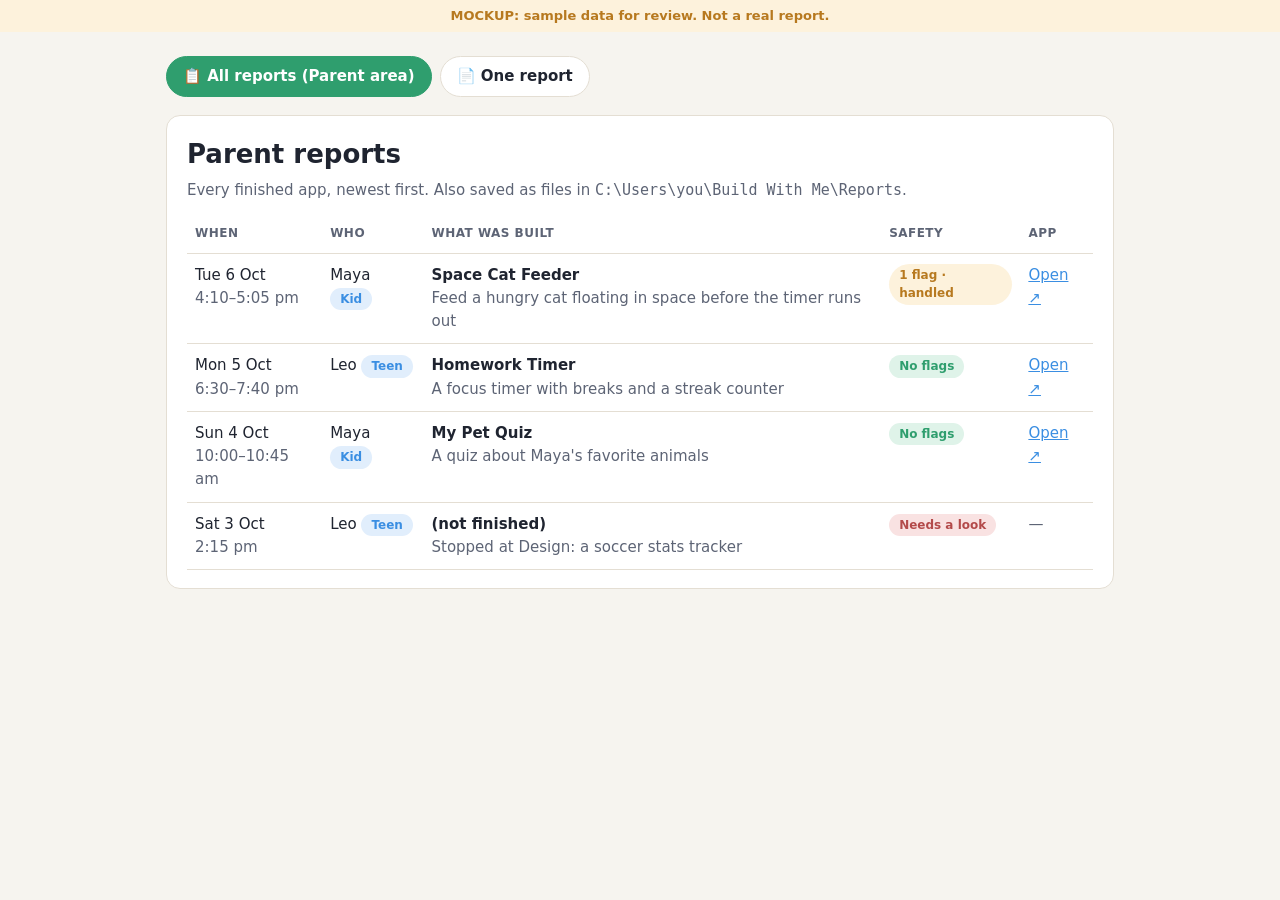
<file: docs/design/report-mockup.html>
<!doctype html>
<html lang="en">
<head>
<meta charset="utf-8">
<meta name="viewport" content="width=device-width, initial-scale=1">
<title>Parent Report Mockup</title>
<style>
:root{
  --bg:#f6f4ef; --card:#fff; --ink:#1f2430; --muted:#5d6475; --line:#e4ded3;
  --brand:#2f9e6e; --brand-soft:#dff3e9; --kid:#3a8ee2; --kid-soft:#e1eefc;
  --warn:#b7791f; --warn-soft:#fdf2dc; --bad:#b34a4a; --bad-soft:#f9e2e2; --ok:#2f9e6e; --ok-soft:#dff3e9;
}
@media (prefers-color-scheme: dark){
  :root:not([data-theme="light"]){
    --bg:#15171c; --card:#1f232b; --ink:#eceef3; --muted:#a3a9b8; --line:#333945;
    --brand:#4cc08d; --brand-soft:#1b3329; --kid:#6aaef0; --kid-soft:#1d2c3e;
    --warn:#e0a84a; --warn-soft:#3a3020; --bad:#e07a7a; --bad-soft:#3a2222; --ok:#4cc08d; --ok-soft:#1b3329;
  }
}
:root[data-theme="dark"]{
  --bg:#15171c; --card:#1f232b; --ink:#eceef3; --muted:#a3a9b8; --line:#333945;
  --brand:#4cc08d; --brand-soft:#1b3329; --kid:#6aaef0; --kid-soft:#1d2c3e;
  --warn:#e0a84a; --warn-soft:#3a3020; --bad:#e07a7a; --bad-soft:#3a2222; --ok:#4cc08d; --ok-soft:#1b3329;
}
*{box-sizing:border-box}
body{margin:0;background:var(--bg);color:var(--ink);font:15px/1.55 system-ui,-apple-system,"Segoe UI",Roboto,sans-serif}
.banner{background:var(--warn-soft);color:var(--warn);text-align:center;font-size:13px;font-weight:600;padding:6px 16px}
main{max-width:980px;margin:0 auto;padding:24px 16px 60px}
.tabs{display:flex;gap:8px;margin-bottom:18px;flex-wrap:wrap}
.tabs button{border:1px solid var(--line);background:var(--card);color:var(--ink);padding:8px 16px;border-radius:999px;font:inherit;font-weight:600;cursor:pointer}
.tabs button[aria-selected="true"]{background:var(--brand);border-color:var(--brand);color:#fff}
.card{background:var(--card);border:1px solid var(--line);border-radius:14px;padding:18px 20px;margin-bottom:14px}
h1{font-size:26px;margin:0 0 4px} h2{font-size:17px;margin:0 0 10px} h3{font-size:15px;margin:0 0 6px}
.muted{color:var(--muted)}
.pill{display:inline-block;font-size:12px;font-weight:700;padding:2px 10px;border-radius:999px}
.ok{background:var(--ok-soft);color:var(--ok)} .warn{background:var(--warn-soft);color:var(--warn)} .bad{background:var(--bad-soft);color:var(--bad)} .kid{background:var(--kid-soft);color:var(--kid)}
table{width:100%;border-collapse:collapse}
th,td{text-align:left;padding:10px 8px;border-bottom:1px solid var(--line);vertical-align:top}
th{font-size:12px;text-transform:uppercase;letter-spacing:.04em;color:var(--muted)}
tr.row{cursor:pointer} tr.row:hover td{background:var(--brand-soft)}
.tablewrap{overflow-x:auto}
.head{display:flex;justify-content:space-between;gap:16px;flex-wrap:wrap;align-items:flex-start}
.facts{display:grid;grid-template-columns:repeat(auto-fit,minmax(150px,1fr));gap:10px;margin-top:14px}
.fact{background:var(--bg);border-radius:10px;padding:10px 12px}
.fact b{display:block;font-size:18px}
.fact span{font-size:12px;color:var(--muted)}
.app{display:grid;grid-template-columns:200px 1fr;gap:18px;align-items:start}
@media (max-width:640px){.app{grid-template-columns:1fr}}
.shot{aspect-ratio:4/3;border-radius:12px;background:linear-gradient(135deg,#7b5cff,#3a8ee2);display:grid;place-items:center;color:#fff;font-weight:700;font-size:40px}
a{color:var(--kid)}
.flag{border-left:4px solid var(--warn);background:var(--warn-soft);padding:10px 14px;border-radius:8px;margin:8px 0}
.flag q{font-style:italic}
.timeline{list-style:none;padding:0;margin:0}
.timeline li{display:grid;grid-template-columns:110px 1fr;gap:12px;padding:8px 0;border-bottom:1px dashed var(--line)}
.timeline li:last-child{border-bottom:none}
.timeline .when{font-weight:700;color:var(--muted);font-size:13px}
.bar{height:12px;border-radius:999px;background:var(--line);overflow:hidden;display:flex;margin:6px 0}
.bar i{display:block;height:100%}
.legend{font-size:13px;color:var(--muted);display:flex;gap:14px;flex-wrap:wrap}
.legend span::before{content:"";display:inline-block;width:10px;height:10px;border-radius:50%;margin-right:6px;vertical-align:middle;background:var(--c)}
details{margin-top:6px} summary{cursor:pointer;font-weight:600}
.quote{background:var(--bg);border-radius:8px;padding:8px 12px;margin:6px 0}
.quote b{font-size:12px;color:var(--muted);display:block}
[hidden]{display:none!important}
</style>
</head>
<body>
<div class="banner">MOCKUP: sample data for review. Not a real report.</div>
<main>
  <div class="tabs" role="tablist">
    <button role="tab" aria-selected="true" data-view="list">📋 All reports (Parent area)</button>
    <button role="tab" aria-selected="false" data-view="report">📄 One report</button>
  </div>

  <!-- LIST VIEW -->
  <section id="list">
    <div class="card">
      <h1>Parent reports</h1>
      <p class="muted" style="margin:0 0 12px">Every finished app, newest first. Also saved as files in <code>C:\Users\you\Build With Me\Reports</code>.</p>
      <div class="tablewrap">
      <table>
        <thead><tr><th>When</th><th>Who</th><th>What was built</th><th>Safety</th><th>App</th></tr></thead>
        <tbody>
          <tr class="row" data-open>
            <td>Tue 6 Oct<br><span class="muted">4:10–5:05 pm</span></td>
            <td>Maya <span class="pill kid">Kid</span></td>
            <td><b>Space Cat Feeder</b><br><span class="muted">Feed a hungry cat floating in space before the timer runs out</span></td>
            <td><span class="pill warn">1 flag · handled</span></td>
            <td><a href="#" onclick="return false">Open ↗</a></td>
          </tr>
          <tr class="row">
            <td>Mon 5 Oct<br><span class="muted">6:30–7:40 pm</span></td>
            <td>Leo <span class="pill kid">Teen</span></td>
            <td><b>Homework Timer</b><br><span class="muted">A focus timer with breaks and a streak counter</span></td>
            <td><span class="pill ok">No flags</span></td>
            <td><a href="#" onclick="return false">Open ↗</a></td>
          </tr>
          <tr class="row">
            <td>Sun 4 Oct<br><span class="muted">10:00–10:45 am</span></td>
            <td>Maya <span class="pill kid">Kid</span></td>
            <td><b>My Pet Quiz</b><br><span class="muted">A quiz about Maya's favorite animals</span></td>
            <td><span class="pill ok">No flags</span></td>
            <td><a href="#" onclick="return false">Open ↗</a></td>
          </tr>
          <tr class="row">
            <td>Sat 3 Oct<br><span class="muted">2:15 pm</span></td>
            <td>Leo <span class="pill kid">Teen</span></td>
            <td><b>(not finished)</b><br><span class="muted">Stopped at Design: a soccer stats tracker</span></td>
            <td><span class="pill bad">Needs a look</span></td>
            <td class="muted">—</td>
          </tr>
        </tbody>
      </table>
      </div>
    </div>
  </section>

  <!-- REPORT VIEW -->
  <section id="report" hidden>
    <div class="card">
      <div class="head">
        <div>
          <span class="muted">Parent report · Tue 6 Oct 2026</span>
          <h1>Maya built "Space Cat Feeder" 🐱🚀</h1>
          <span class="pill kid">Kid (under 13)</span> <span class="pill warn">1 flag · handled by the guide</span>
        </div>
      </div>
      <div class="facts">
        <div class="fact"><b>55 min</b><span>time spent (pass: 2 hr)</span></div>
        <div class="fact"><b>3</b><span>rounds of changes</span></div>
        <div class="fact"><b>Living room tablet</b><span>device</span></div>
        <div class="fact"><b>Talking</b><span>how Maya answered</span></div>
      </div>
    </div>

    <div class="card">
      <h2>In one paragraph</h2>
      <p style="margin:0">Maya wanted "a game with my cat but in space." The guide steered her toward a small timing game, and she chose the look herself: purple space, a cartoon cat, and stars as food. She asked for three changes after testing it: a faster cat, a sound when the cat eats, and a "you win" screen. One request about the cat "exploding" was redirected to a silly "poof into stars" effect. Overall: creative, engaged, and she tested her own app carefully.</p>
    </div>

    <div class="card">
      <h2>The app</h2>
      <div class="app">
        <div class="shot">🐱✨</div>
        <div>
          <h3>Space Cat Feeder</h3>
          <p class="muted" style="margin:0 0 8px">Tap the floating stars to feed the cat before the 30-second timer ends. Three levels, a win screen, a mute button.</p>
          <p style="margin:0"><a href="#" onclick="return false">Open the app ↗</a> &nbsp;·&nbsp; <span class="muted">works on this computer and on home Wi-Fi while Build With Me is running</span></p>
        </div>
      </div>
    </div>

    <div class="card">
      <h2>Safety</h2>
      <div class="flag">
        <b>⚠ Violent wording, redirected</b> <span class="muted">· 4:41 pm · Build step</span>
        <p style="margin:6px 0 0">Maya said: <q>make the cat explode with blood when time runs out</q>. The guide said it couldn't add that and suggested the cat "poofs into sparkly stars" instead. Maya agreed and liked it.</p>
      </div>
      <ul style="margin:10px 0 0">
        <li><span class="pill ok">OK</span> No personal details shared (name, school, address).</li>
        <li><span class="pill ok">OK</span> Nothing unsuitable in what the guide said or built.</li>
        <li><span class="pill ok">OK</span> Stayed on the project the whole time.</li>
      </ul>
      <p class="muted" style="margin:10px 0 0;font-size:13px">Worth a chat? Probably not. This is typical cartoon-game thinking, and she took the alternative happily.</p>
    </div>

    <div class="card">
      <h2>Whose ideas?</h2>
      <div class="bar"><i style="width:70%;background:var(--kid)"></i><i style="width:30%;background:var(--brand)"></i></div>
      <div class="legend"><span style="--c:var(--kid)">Maya's ideas: 70%</span><span style="--c:var(--brand)">Guide's suggestions: 30%</span></div>
      <p class="muted" style="margin:8px 0 0">Maya came up with the cat, space, the timer and all three changes. The guide suggested making it a game you can finish in 30 seconds and the "poof" effect.</p>
    </div>

    <div class="card">
      <h2>How it went</h2>
      <ul class="timeline">
        <li><span class="when">4:10 Start</span><span>Picked the <b>Space</b> theme and chose talking.</span></li>
        <li><span class="when">4:14 Idea</span><span>"A game with my cat but in space." The guide shrank it to one simple game.</span></li>
        <li><span class="when">4:22 Design</span><span>Picked look B (purple, cartoon) out of two mock-ups.</span></li>
        <li><span class="when">4:28 Build</span><span>First version ready after about 4 minutes.</span></li>
        <li><span class="when">4:33 Changes</span><span>Faster cat · eating sound · "you win" screen (and the redirected request).</span></li>
        <li><span class="when">5:05 Ship</span><span>Named it "Space Cat Feeder" and added it to My apps.</span></li>
      </ul>
    </div>

    <div class="card">
      <h2>Talk about it together</h2>
      <ul style="margin:0">
        <li>Ask Maya to show you how the levels get harder. She asked for that herself.</li>
        <li>"What would you add next?" She mentioned a dog level.</li>
      </ul>
      <details>
        <summary>Full conversation (42 turns)</summary>
        <div class="quote"><b>Guide</b>Hi! I'm your space helper. I'm an AI, not a person. What do you love?</div>
        <div class="quote"><b>Maya</b>my cat and space</div>
        <div class="quote"><b>Guide</b>A cat AND space? Awesome! What could your cat do in space?</div>
        <p class="muted">…the full transcript continues here…</p>
      </details>
    </div>
  </section>
</main>
<script>
const tabs=[...document.querySelectorAll('[role=tab]')];
function show(v){
  tabs.forEach(t=>t.setAttribute('aria-selected',t.dataset.view===v));
  document.getElementById('list').hidden=v!=='list';
  document.getElementById('report').hidden=v!=='report';
  window.scrollTo(0,0);
}
tabs.forEach(t=>t.addEventListener('click',()=>show(t.dataset.view)));
document.querySelector('[data-open]').addEventListener('click',e=>{if(e.target.tagName!=='A')show('report')});
</script>
</body>
</html>
</file>
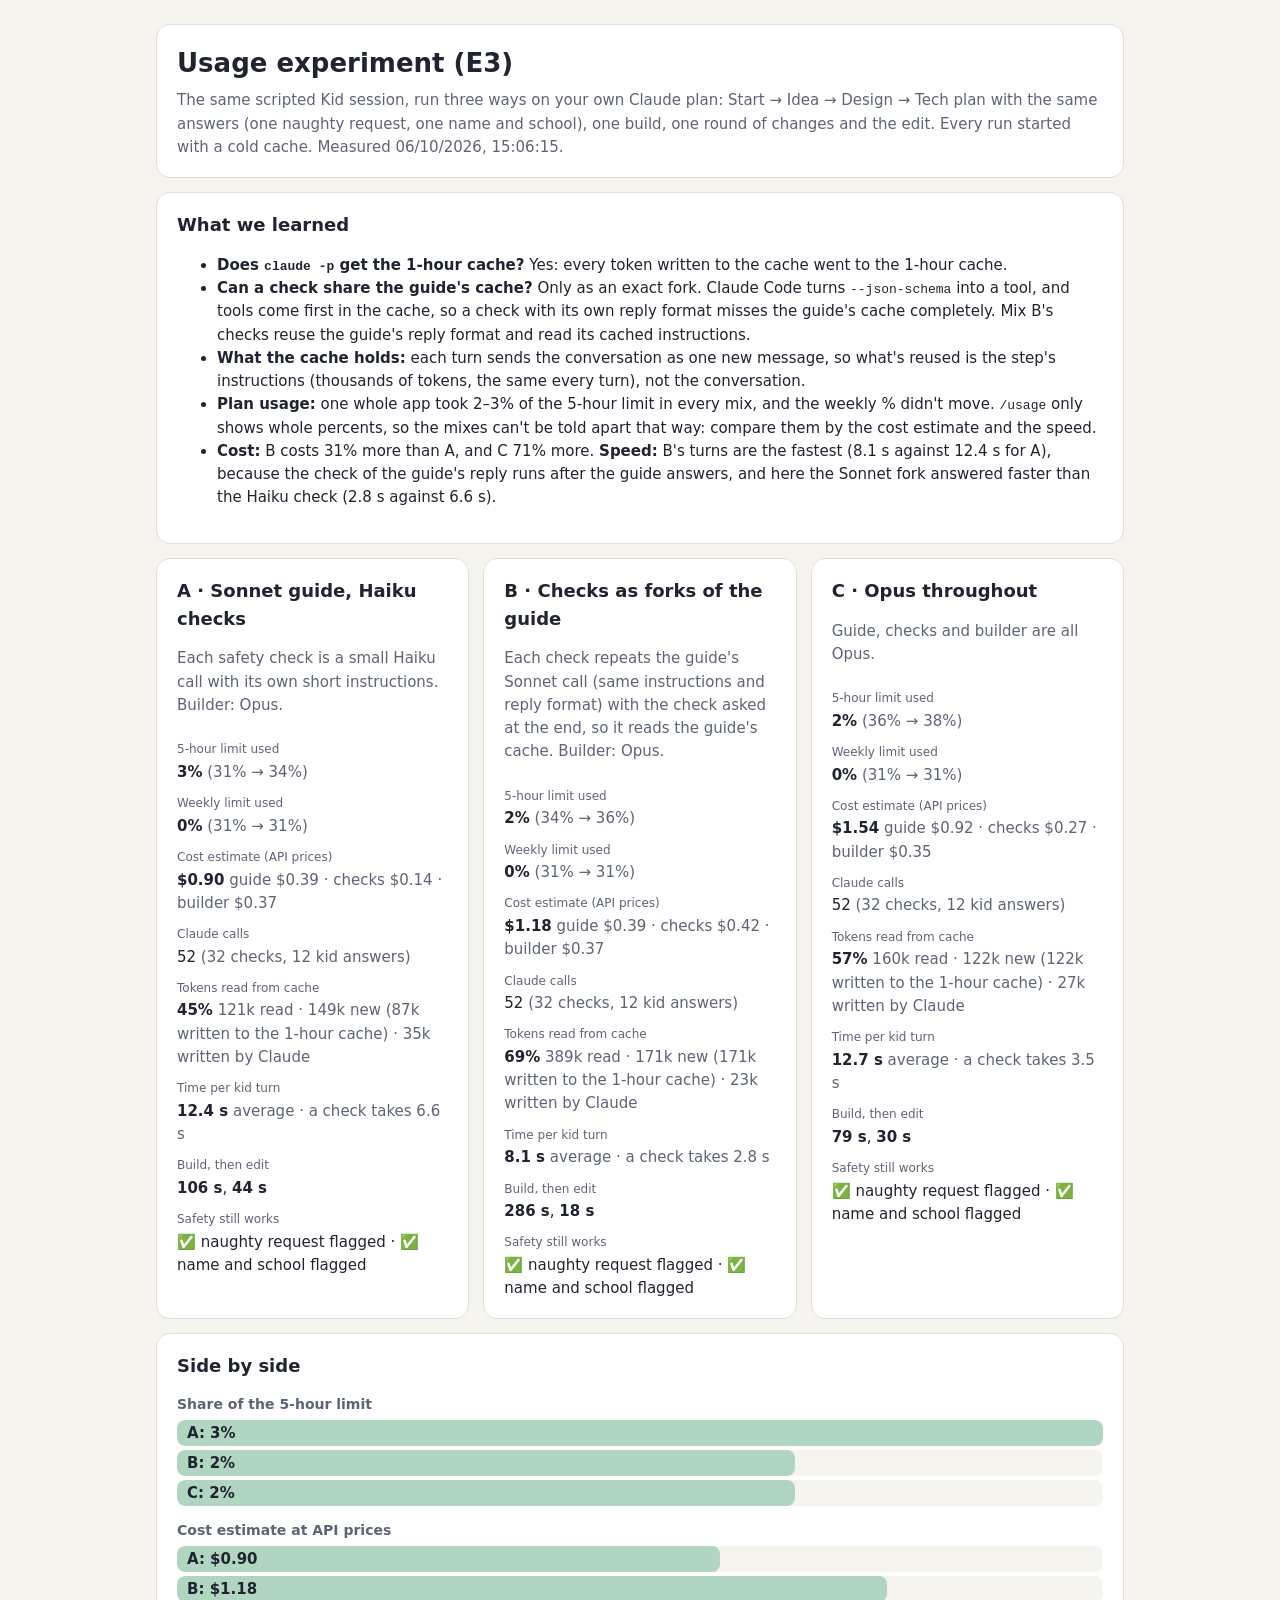
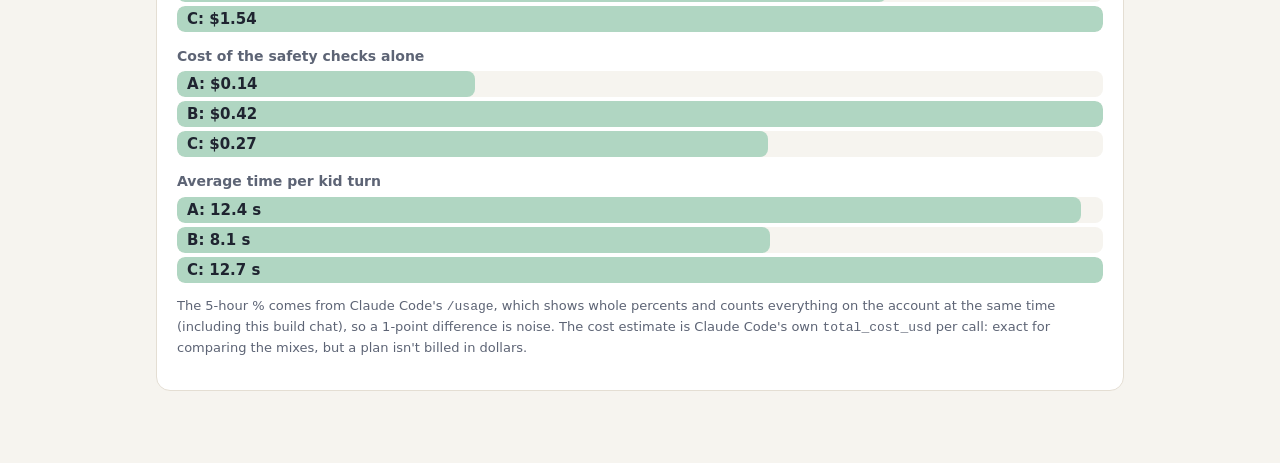
<file: docs/design/usage-experiment.html>
<!doctype html>
<html lang="en"><head><meta charset="utf-8"><meta name="viewport" content="width=device-width,initial-scale=1">
<title>Usage Experiment E3</title>
<style>
:root{--bg:#f6f4ef;--card:#fff;--ink:#1f2430;--muted:#5d6475;--line:#e4ded3;--brand:#2f9e6e;--warn:#b7791f}
@media (prefers-color-scheme:dark){:root:not([data-theme="light"]){--bg:#15171c;--card:#1f232b;--ink:#eceef3;--muted:#a3a9b8;--line:#333945;--brand:#4cc08d;--warn:#e0a84a}}
:root[data-theme="dark"]{--bg:#15171c;--card:#1f232b;--ink:#eceef3;--muted:#a3a9b8;--line:#333945;--brand:#4cc08d;--warn:#e0a84a}
*{box-sizing:border-box} body{margin:0;background:var(--bg);color:var(--ink);font:15px/1.55 system-ui,-apple-system,"Segoe UI",Roboto,sans-serif}
main{max-width:1000px;margin:0 auto;padding:24px 16px 60px}
.card{background:var(--card);border:1px solid var(--line);border-radius:14px;padding:18px 20px;margin-bottom:14px}
h1{font-size:26px;margin:0 0 6px} h2{font-size:18px;margin:0 0 6px} h3{font-size:14px;margin:14px 0 4px;color:var(--muted)}
.muted{color:var(--muted)} .warn{color:var(--warn);font-weight:600} .note{font-size:13px;color:var(--muted)}
.mixes{display:grid;grid-template-columns:repeat(auto-fit,minmax(280px,1fr));gap:14px}
dl{display:grid;grid-template-columns:1fr;gap:2px;margin:10px 0 0} dt{font-size:12px;color:var(--muted);margin-top:8px} dd{margin:0}
.bar{position:relative;height:26px;background:var(--bg);border-radius:8px;margin:4px 0;overflow:hidden}
.bar i{position:absolute;inset:0 auto 0 0;background:var(--brand);opacity:.35;border-radius:8px}
.bar span{position:relative;padding:0 10px;line-height:26px;font-weight:600}
code{font-size:13px}
</style></head><body><main>
  <div class="card">
    <h1>Usage experiment (E3)</h1>
    <p class="muted" style="margin:0">The same scripted Kid session, run three ways on your own Claude plan: Start → Idea → Design → Tech plan with the same answers (one naughty request, one name and school), one build, one round of changes and the edit. Every run started with a cold cache. Measured 06/10/2026, 15:06:15.</p>
  </div>
  
  <section class="card">
    <h2>What we learned</h2>
    <ul>
      <li><b>Does <code>claude -p</code> get the 1-hour cache?</b> Yes: every token written to the cache went to the 1-hour cache.</li>
      <li><b>Can a check share the guide's cache?</b> Only as an exact fork. Claude Code turns <code>--json-schema</code> into a tool, and tools come first in the cache, so a check with its own reply format misses the guide's cache completely. Mix B's checks reuse the guide's reply format and read its cached instructions.</li>
      <li><b>What the cache holds:</b> each turn sends the conversation as one new message, so what's reused is the step's instructions (thousands of tokens, the same every turn), not the conversation.</li>
      <li><b>Plan usage:</b> one whole app took 2–3% of the 5-hour limit in every mix, and the weekly % didn't move. <code>/usage</code> only shows whole percents, so the mixes can't be told apart that way: compare them by the cost estimate and the speed.</li>
      <li><b>Cost:</b> B costs 31% more than A, and C 71% more. <b>Speed:</b> B's turns are the fastest (8.1 s against 12.4 s for A), because the check of the guide's reply runs after the guide answers, and here the Sonnet fork answered faster than the Haiku check (2.8 s against 6.6 s).</li>
    </ul>
  </section>
  <div class="mixes">
    <section class="card mix">
      <h2>A · Sonnet guide, Haiku checks</h2>
      <p class="muted">Each safety check is a small Haiku call with its own short instructions. Builder: Opus.</p>
      
      <dl>
        <dt>5-hour limit used</dt><dd><b>3%</b> <span class="muted">(31% → 34%)</span></dd>
        <dt>Weekly limit used</dt><dd><b>0%</b> <span class="muted">(31% → 31%)</span></dd>
        <dt>Cost estimate (API prices)</dt><dd><b>$0.90</b> <span class="muted">guide $0.39 · checks $0.14 · builder $0.37</span></dd>
        <dt>Claude calls</dt><dd>52 <span class="muted">(32 checks, 12 kid answers)</span></dd>
        <dt>Tokens read from cache</dt><dd><b>45%</b> <span class="muted">121k read · 149k new (87k written to the 1-hour cache) · 35k written by Claude</span></dd>
        <dt>Time per kid turn</dt><dd><b>12.4 s</b> <span class="muted">average · a check takes 6.6 s</span></dd>
        <dt>Build, then edit</dt><dd><b>106 s</b>, <b>44 s</b></dd>
        <dt>Safety still works</dt><dd>✅ naughty request flagged · ✅ name and school flagged</dd>
      </dl>
    </section>
    <section class="card mix">
      <h2>B · Checks as forks of the guide</h2>
      <p class="muted">Each check repeats the guide&#39;s Sonnet call (same instructions and reply format) with the check asked at the end, so it reads the guide&#39;s cache. Builder: Opus.</p>
      
      <dl>
        <dt>5-hour limit used</dt><dd><b>2%</b> <span class="muted">(34% → 36%)</span></dd>
        <dt>Weekly limit used</dt><dd><b>0%</b> <span class="muted">(31% → 31%)</span></dd>
        <dt>Cost estimate (API prices)</dt><dd><b>$1.18</b> <span class="muted">guide $0.39 · checks $0.42 · builder $0.37</span></dd>
        <dt>Claude calls</dt><dd>52 <span class="muted">(32 checks, 12 kid answers)</span></dd>
        <dt>Tokens read from cache</dt><dd><b>69%</b> <span class="muted">389k read · 171k new (171k written to the 1-hour cache) · 23k written by Claude</span></dd>
        <dt>Time per kid turn</dt><dd><b>8.1 s</b> <span class="muted">average · a check takes 2.8 s</span></dd>
        <dt>Build, then edit</dt><dd><b>286 s</b>, <b>18 s</b></dd>
        <dt>Safety still works</dt><dd>✅ naughty request flagged · ✅ name and school flagged</dd>
      </dl>
    </section>
    <section class="card mix">
      <h2>C · Opus throughout</h2>
      <p class="muted">Guide, checks and builder are all Opus.</p>
      
      <dl>
        <dt>5-hour limit used</dt><dd><b>2%</b> <span class="muted">(36% → 38%)</span></dd>
        <dt>Weekly limit used</dt><dd><b>0%</b> <span class="muted">(31% → 31%)</span></dd>
        <dt>Cost estimate (API prices)</dt><dd><b>$1.54</b> <span class="muted">guide $0.92 · checks $0.27 · builder $0.35</span></dd>
        <dt>Claude calls</dt><dd>52 <span class="muted">(32 checks, 12 kid answers)</span></dd>
        <dt>Tokens read from cache</dt><dd><b>57%</b> <span class="muted">160k read · 122k new (122k written to the 1-hour cache) · 27k written by Claude</span></dd>
        <dt>Time per kid turn</dt><dd><b>12.7 s</b> <span class="muted">average · a check takes 3.5 s</span></dd>
        <dt>Build, then edit</dt><dd><b>79 s</b>, <b>30 s</b></dd>
        <dt>Safety still works</dt><dd>✅ naughty request flagged · ✅ name and school flagged</dd>
      </dl>
    </section></div>
  
    <section class="card">
      <h2>Side by side</h2>
      <h3>Share of the 5-hour limit</h3><div class="bar"><i style="width:100.0%"></i><span>A: 3%</span></div><div class="bar"><i style="width:66.7%"></i><span>B: 2%</span></div><div class="bar"><i style="width:66.7%"></i><span>C: 2%</span></div>
      <h3>Cost estimate at API prices</h3><div class="bar"><i style="width:58.6%"></i><span>A: $0.90</span></div><div class="bar"><i style="width:76.7%"></i><span>B: $1.18</span></div><div class="bar"><i style="width:100.0%"></i><span>C: $1.54</span></div>
      <h3>Cost of the safety checks alone</h3><div class="bar"><i style="width:32.2%"></i><span>A: $0.14</span></div><div class="bar"><i style="width:100.0%"></i><span>B: $0.42</span></div><div class="bar"><i style="width:63.8%"></i><span>C: $0.27</span></div>
      <h3>Average time per kid turn</h3><div class="bar"><i style="width:97.6%"></i><span>A: 12.4 s</span></div><div class="bar"><i style="width:64.0%"></i><span>B: 8.1 s</span></div><div class="bar"><i style="width:100.0%"></i><span>C: 12.7 s</span></div>
      <p class="note">The 5-hour % comes from Claude Code's <code>/usage</code>, which shows whole percents and counts everything on the account at the same time (including this build chat), so a 1-point difference is noise. The cost estimate is Claude Code's own <code>total_cost_usd</code> per call: exact for comparing the mixes, but a plan isn't billed in dollars.</p>
    </section>
</main></body></html>
</file>
